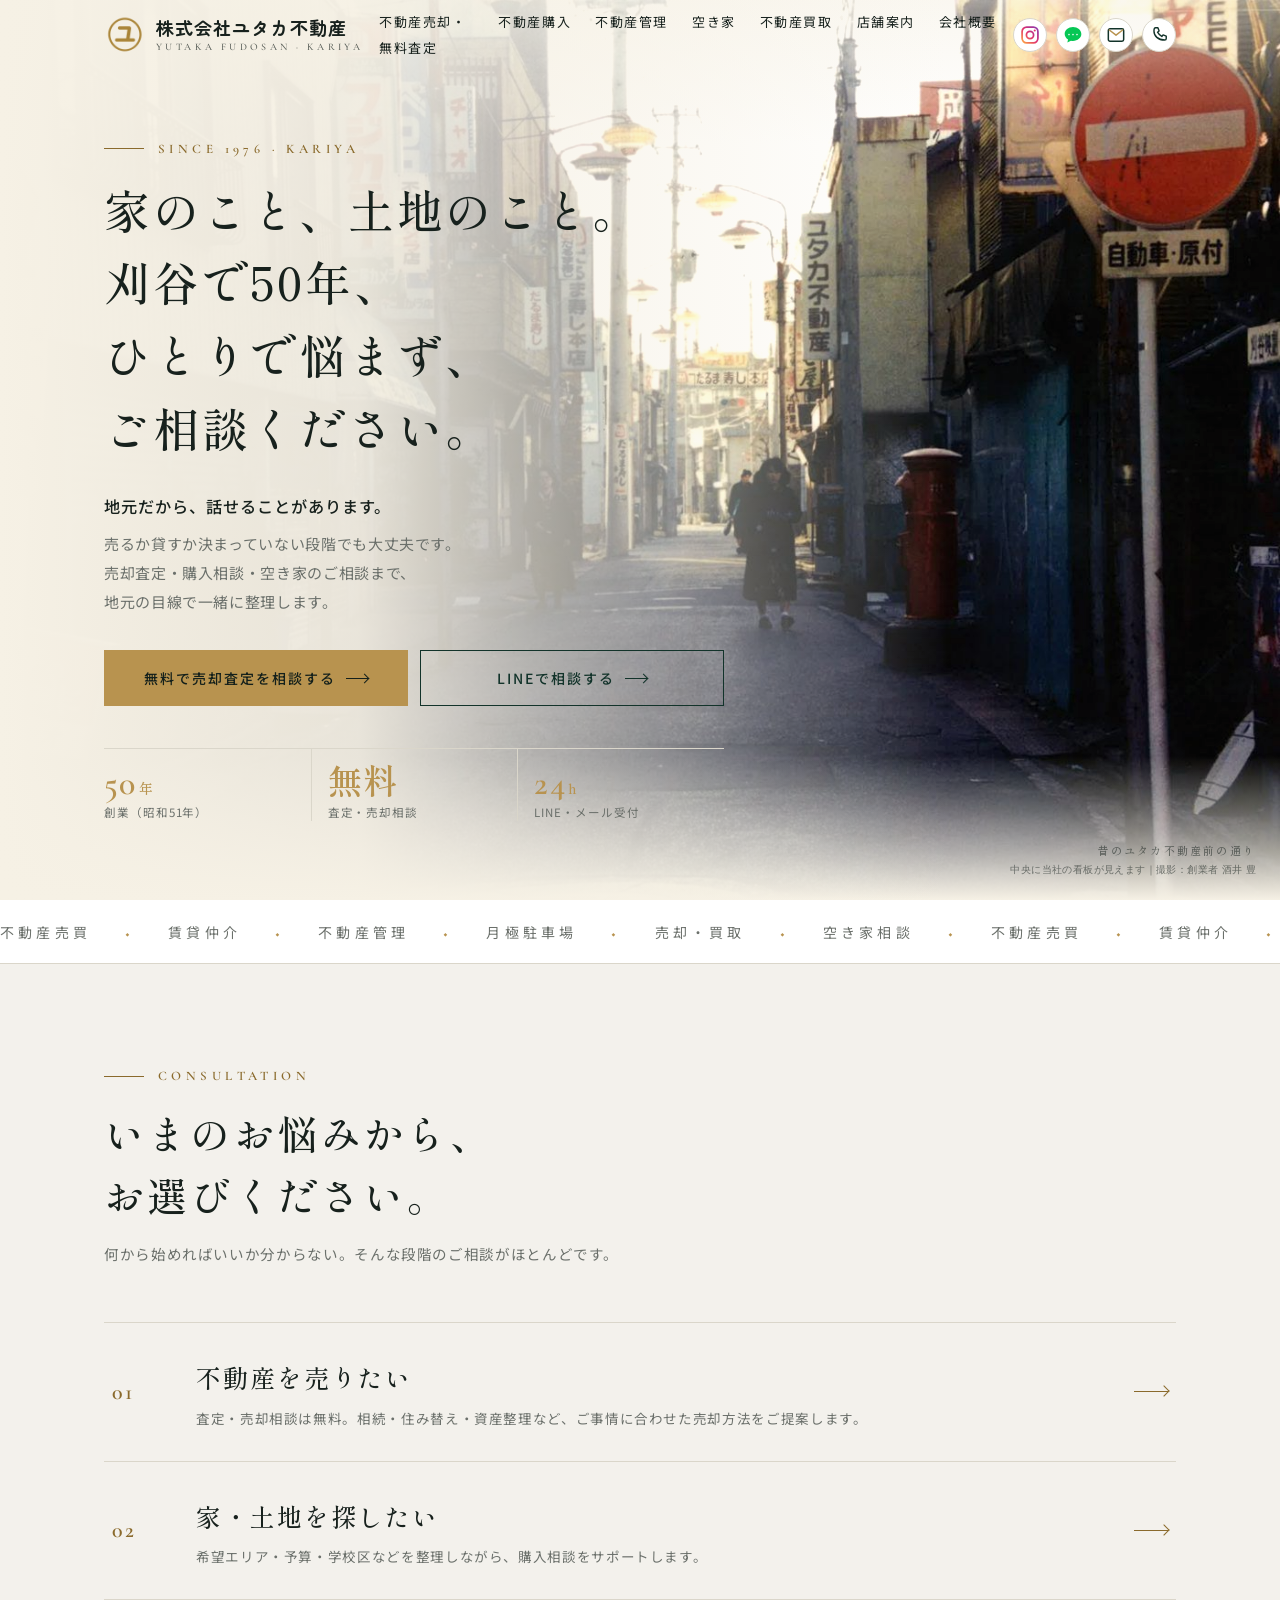
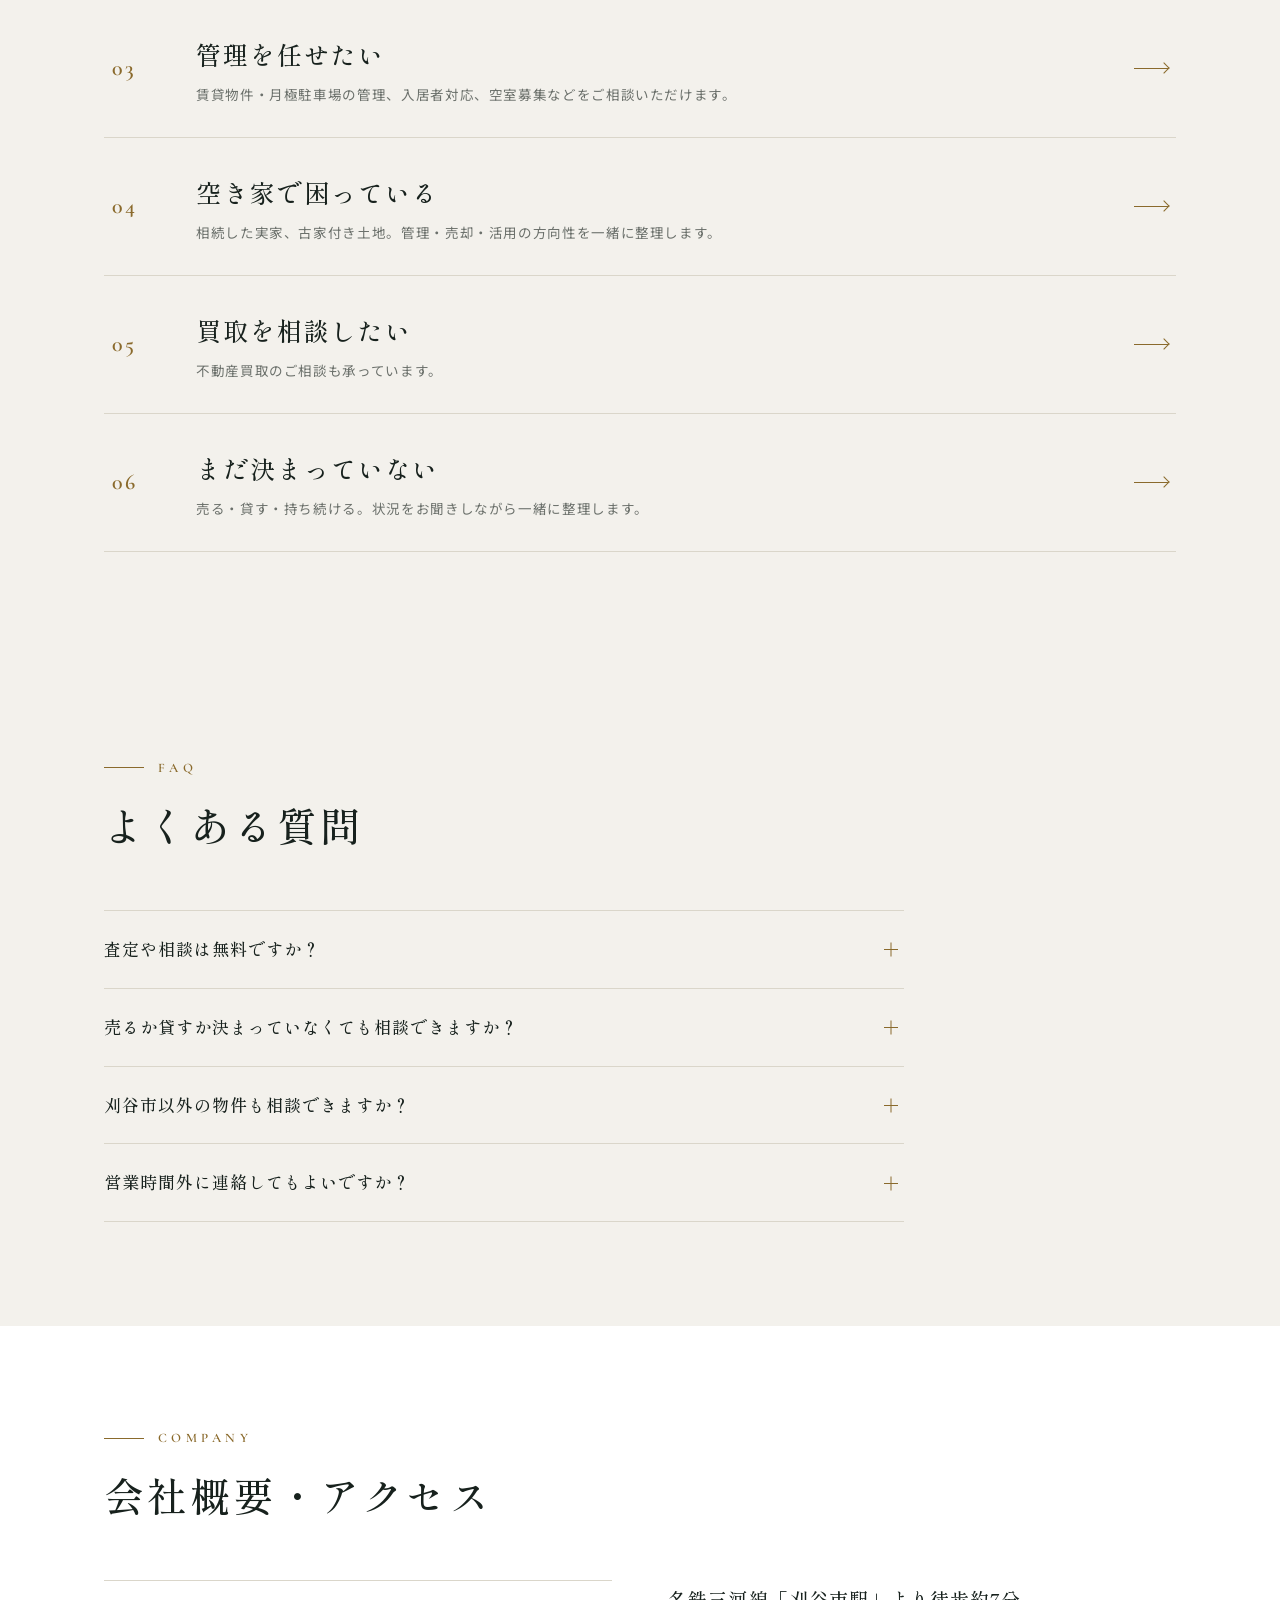
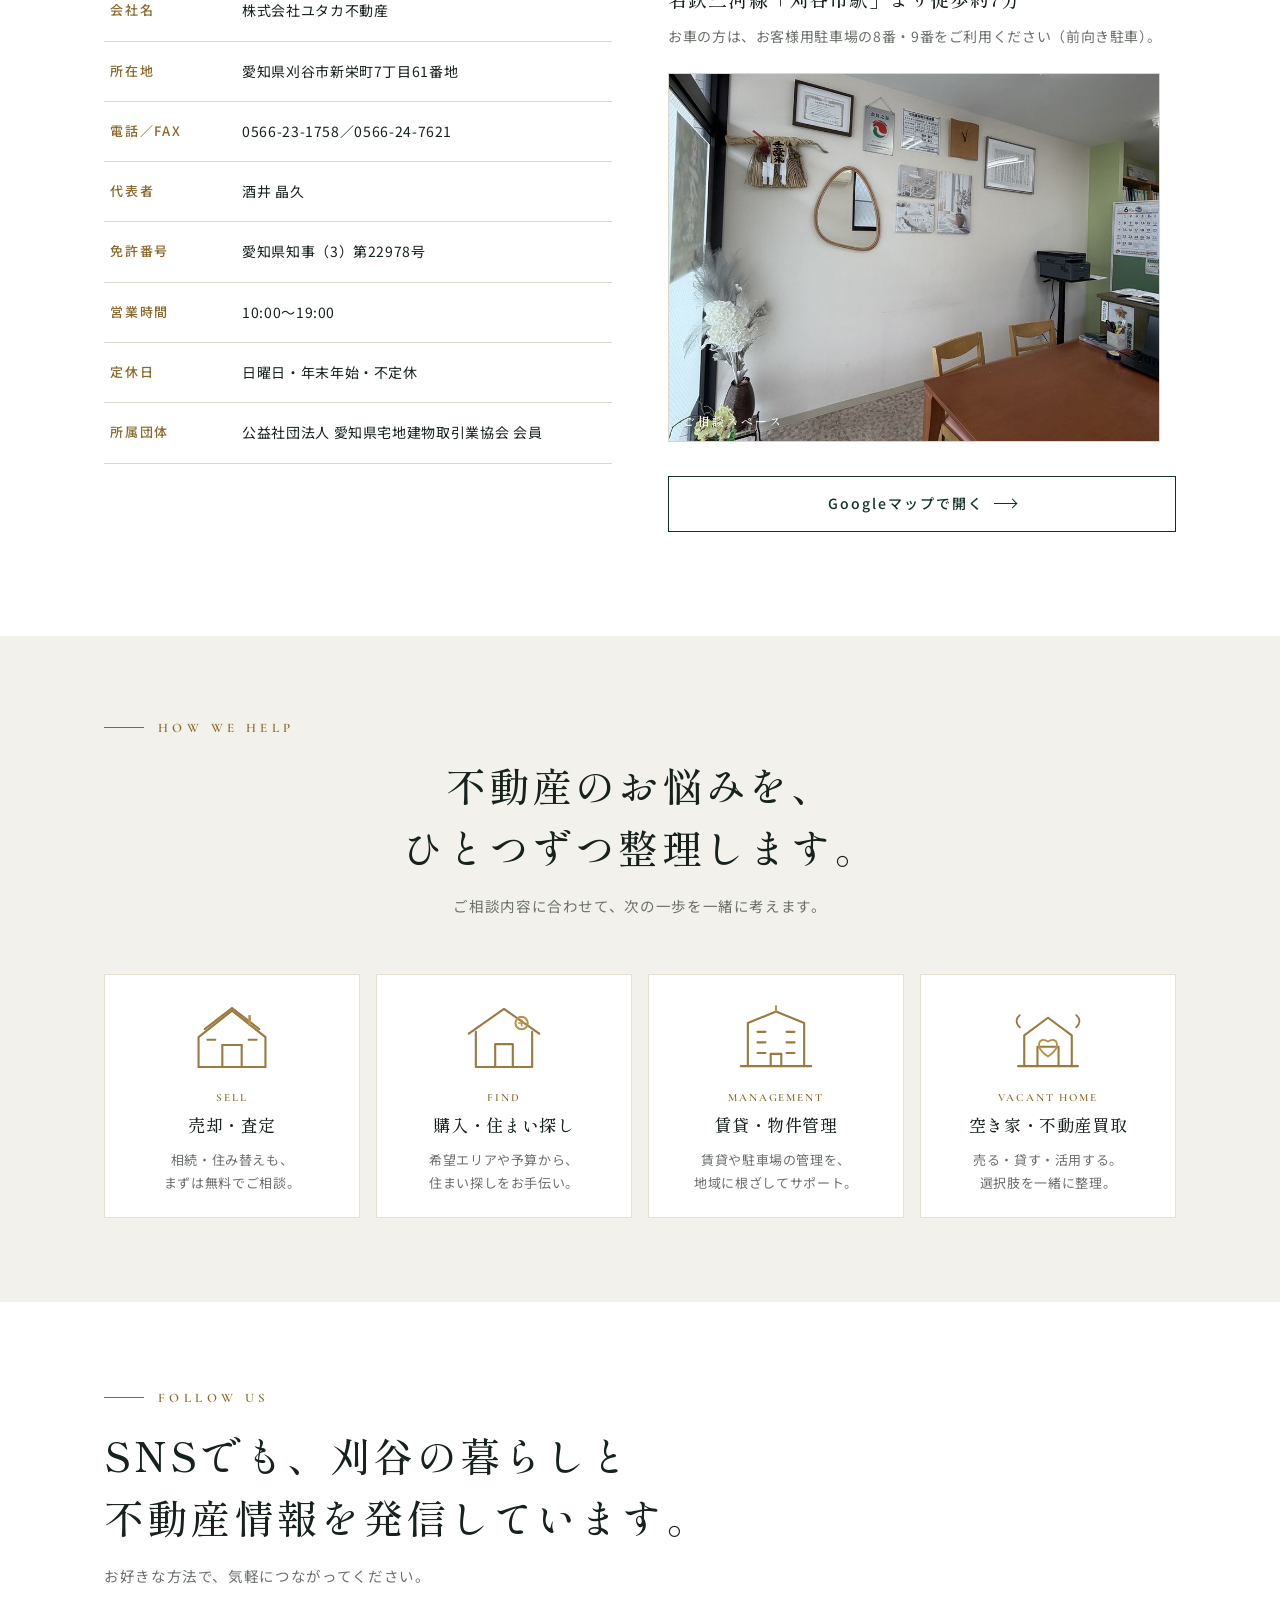
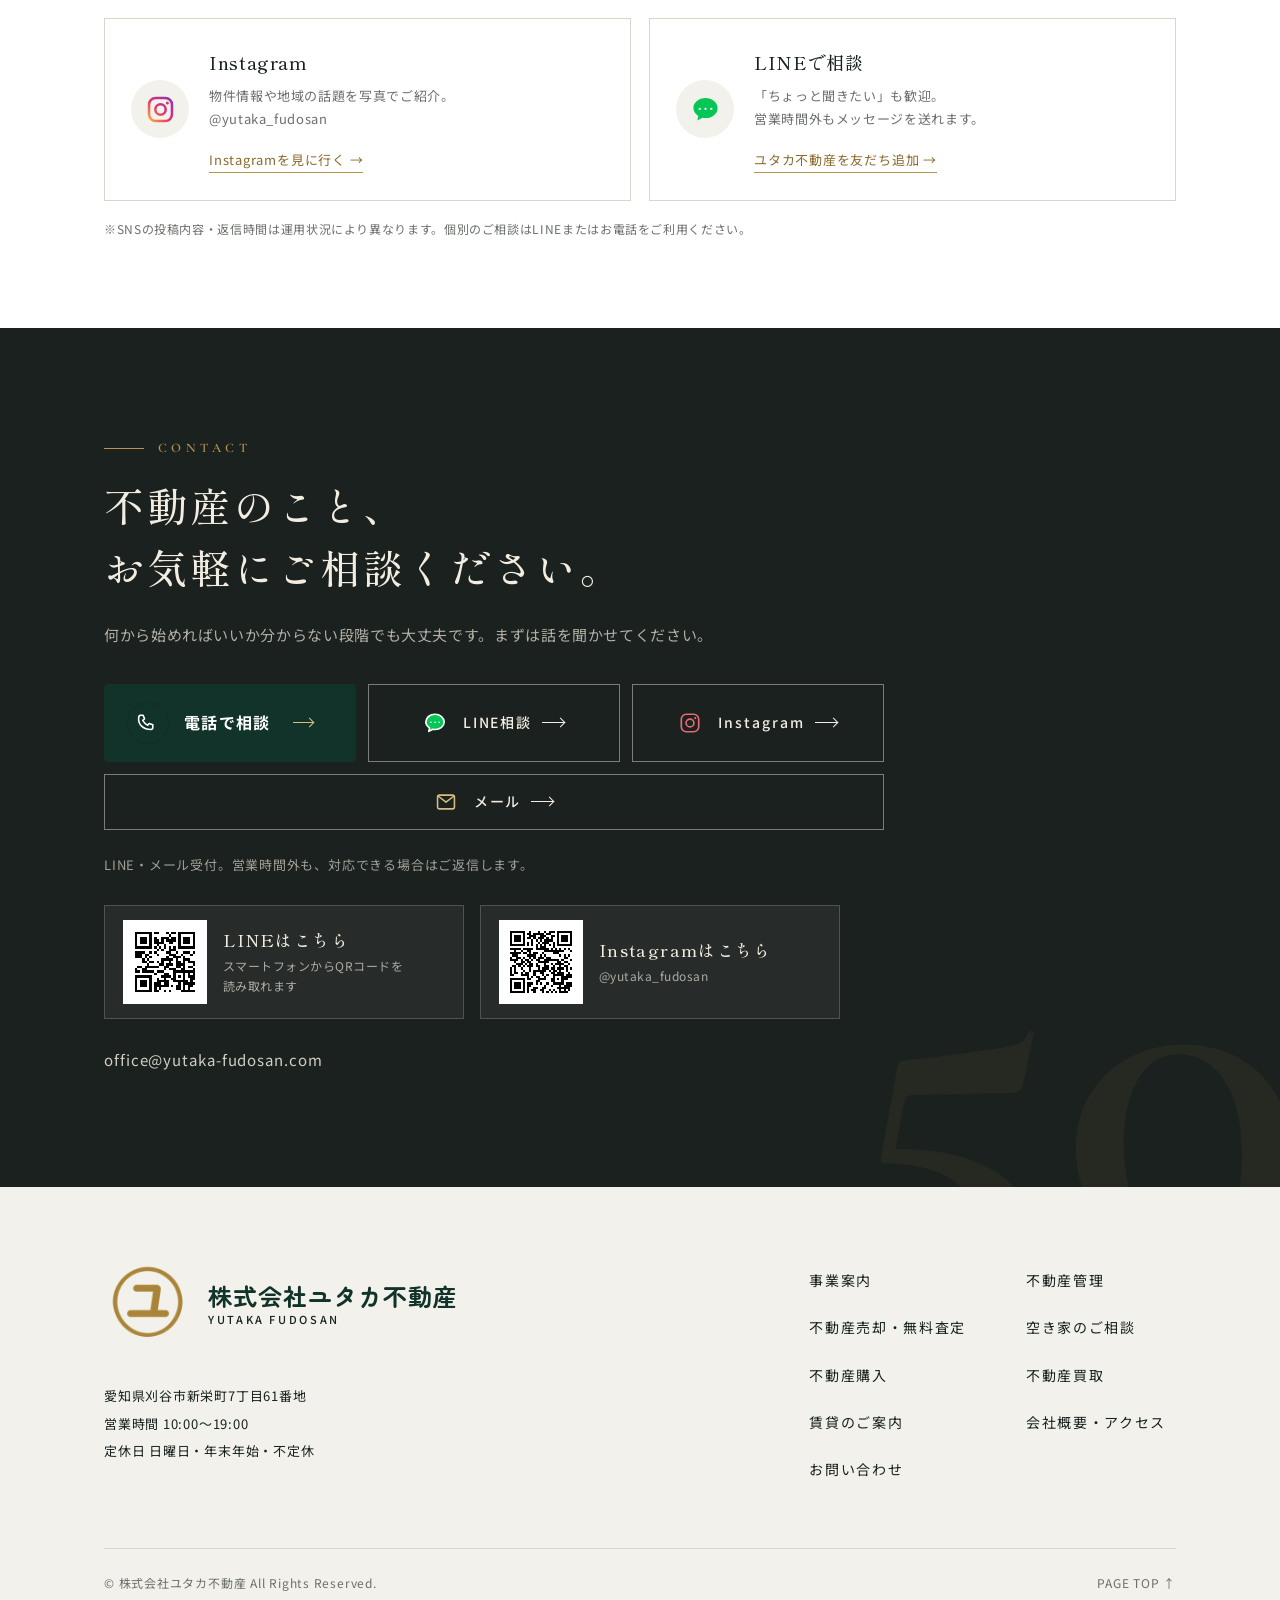
<file: index.html>
<!DOCTYPE html>

<html lang="ja">
<head>
<meta charset="utf-8"/>
<meta content="width=device-width, initial-scale=1, viewport-fit=cover" name="viewport"/>
<title>刈谷市の不動産売買・管理・賃貸なら株式会社ユタカ不動産｜創業50年</title>
<link href="/favicon-yutaka.png" rel="icon" sizes="192x192" type="image/png"/>
<link href="/yutaka-mark.png" rel="apple-touch-icon"/>
<meta name="description" content="刈谷市で不動産売買・売却査定・管理・賃貸・月極駐車場のご相談なら株式会社ユタカ不動産。昭和51年創業、地域密着。電話・LINEで気軽に相談できます。"/>
<link href="https://fonts.googleapis.com" rel="preconnect"/><link crossorigin="" href="https://fonts.gstatic.com" rel="preconnect"/>
<link href="https://fonts.googleapis.com/css2?family=Cormorant+Garamond:wght@500;600&amp;family=Shippori+Mincho:wght@500;700&amp;family=Zen+Maru+Gothic:wght@500;700&amp;family=Noto+Sans+JP:wght@400;500;700&amp;display=swap" rel="stylesheet"/>


<link rel="stylesheet" href="/site-58038814.css"/>
<noscript><style>.rv,.eye,.fadeup,.hero .ln>span,.hero .lead,.hero .cta,.hero .note{opacity:1!important;transform:none!important}</style></noscript><link rel="canonical" href="https://yutaka-fudosan.com/"/>
<meta property="og:type" content="website"/>
<meta property="og:locale" content="ja_JP"/>
<meta property="og:site_name" content="ユタカ不動産"/>
<meta property="og:title" content="刈谷市の不動産売買・管理・賃貸なら株式会社ユタカ不動産｜創業50年"/>
<meta property="og:description" content="刈谷市で不動産売買・売却査定・管理・賃貸・月極駐車場のご相談なら株式会社ユタカ不動産。昭和51年創業、地域密着。電話・LINEで気軽に相談できます。"/>
<meta property="og:url" content="https://yutaka-fudosan.com/"/>
<meta property="og:image" content="https://yutaka-fudosan.com/kariya-historic-street.jpg"/>
<script type="application/ld+json">{"@context": "https://schema.org", "@graph": [{"@type": "RealEstateAgent", "name": "株式会社ユタカ不動産", "telephone": "+81-566-23-1758", "email": "office@yutaka-fudosan.com", "foundingDate": "1976", "address": {"@type": "PostalAddress", "addressRegion": "愛知県", "addressLocality": "刈谷市", "streetAddress": "新栄町7丁目61番地", "addressCountry": "JP"}, "areaServed": "刈谷市", "url": "https://yutaka-fudosan.com/", "@id": "https://yutaka-fudosan.com/#business", "logo": "https://yutaka-fudosan.com/yutaka-mark.png", "image": "https://yutaka-fudosan.com/kariya-office-entrance.jpg", "sameAs": ["https://www.instagram.com/yutaka_fudosan/"]}, {"@type": "WebSite", "@id": "https://yutaka-fudosan.com/#website", "url": "https://yutaka-fudosan.com/", "name": "ユタカ不動産", "alternateName": "株式会社ユタカ不動産", "publisher": {"@id": "https://yutaka-fudosan.com/#business"}}]}</script></head>
<body>
<div id="pg"></div>
<header id="hd"><div class="w">
<a class="logo sf brand-lockup" href="/"><img alt="ユタカ不動産ロゴ" class="brand-mark" src="/yutaka-mark.png" style="background:transparent"/><span class="brand-name">株式会社ユタカ不動産<small>YUTAKA FUDOSAN · KARIYA</small></span></a>
<nav aria-label="メインメニュー" id="site-nav"><a href="/sell.html">不動産売却・無料査定</a><a href="/buy.html">不動産購入</a><a href="/property-management.html">不動産管理</a><a href="/vacant-home.html">空き家</a><a href="/buyout.html">不動産買取</a><a href="/shop.html">店舗案内</a><a href="#access">会社概要</a></nav><div class="header-actions"><button aria-controls="site-nav" aria-expanded="false" aria-label="メニューを開く" class="mobile-menu-btn" type="button"><svg aria-hidden="true" viewbox="0 0 24 24"><path d="M4 7h16M4 12h16M4 17h16"></path></svg><span>メニュー</span></button><a aria-label="Instagramを開く" class="head-social ig-head" href="https://www.instagram.com/yutaka_fudosan/" rel="noopener" target="_blank" title="Instagram"><svg aria-hidden="true" viewbox="0 0 24 24"><defs><lineargradient gradientunits="userSpaceOnUse" id="head-ig-grad" x1="2" x2="22" y1="22" y2="2"><stop stop-color="#FFB13D"></stop><stop offset=".48" stop-color="#E1306C"></stop><stop offset="1" stop-color="#833AB4"></stop></lineargradient></defs><rect fill="none" height="19" rx="5.5" stroke="url(#head-ig-grad)" stroke-width="2.1" width="19" x="2.5" y="2.5"></rect><circle cx="12" cy="12" fill="none" r="4.3" stroke="url(#head-ig-grad)" stroke-width="2.1"></circle><circle cx="17.7" cy="6.6" fill="#E1306C" r="1.25"></circle></svg></a><a aria-label="LINEで相談" class="head-social line-head" href="https://lin.ee/W2HbWIG" rel="noopener" target="_blank" title="LINE"><svg aria-hidden="true" viewbox="0 0 24 24"><path d="M12 2.5c-5.55 0-10 3.68-10 8.25 0 2.67 1.58 5.04 4.03 6.55l-.78 3.8 4.34-2.22c.77.16 1.58.25 2.41.25 5.55 0 10-3.68 10-8.25S17.55 2.5 12 2.5Z" fill="#06C755"></path><path d="M7.2 10.55a.95.95 0 1 1 0 1.9.95.95 0 0 1 0-1.9m4.8 0a.95.95 0 1 1 0 1.9.95.95 0 0 1 0-1.9m4.8 0a.95.95 0 1 1 0 1.9.95.95 0 0 1 0-1.9" fill="#fff"></path></svg></a><a aria-label="メールで問い合わせ" class="head-social head-email" href="mailto:office@yutaka-fudosan.com" title="メール"><svg aria-hidden="true" viewbox="0 0 24 24"><rect fill="none" height="15" rx="2" stroke="#12332a" stroke-width="1.8" width="18.4" x="2.8" y="4.5"></rect><path d="m4 6 8 6.2L20 6" fill="none" stroke="#b8934f" stroke-linecap="round" stroke-linejoin="round" stroke-width="1.8"></path></svg></a><a aria-label="電話で相談" class="tel header-phone head-social phone-head" href="tel:0566231758" title="電話で相談"><svg aria-hidden="true" viewbox="0 0 24 24"><path d="M7 3.5h3l1.5 4-2 1.6a15 15 0 0 0 5.4 5.4l1.6-2 4 1.5v3c0 1.1-.9 2-2 2C10.1 19 5 13.9 5 7.5c0-2.2.9-4 2-4Z"></path></svg></a></div>
</div></header>
<main id="top">
<div class="view on" id="v-home">
<div class="hero" id="hero"><div class="bg" id="bg"><div class="bgi" id="bgi"><img alt="創業者の酒井豊が撮影した、昔のユタカ不動産前の通り。写真の中央にユタカ不動産の看板が見える" height="994" src="/kariya-historic-street.jpg" width="1400"/></div><div class="shade"></div><span class="cap">昔のユタカ不動産前の通り<br/><small class="photo-by">中央に当社の看板が見えます｜撮影：創業者 酒井 豊</small></span></div><div class="w">
<div>
<span class="eye">SINCE 1976 · KARIYA</span>
<h1><span class="ln"><span style="--i:0"><span class="p">家のこと、</span><span class="p">土地のこと。</span></span></span><span class="ln"><span style="--i:1">刈谷で50年、</span></span><span class="ln"><span style="--i:2">ひとりで悩まず、</span></span><span class="ln"><span style="--i:3">ご相談ください。</span></span></h1>
<p class="lead fadeup" style="--i:1"><b class="lh"><span class="p">地元だから、</span><span class="p">話せることがあります。</span></b><span class="p">売るか貸すか決まっていない段階でも</span><span class="p">大丈夫です。</span><span class="p">売却査定・購入相談・空き家のご相談まで、</span><span class="p">地元の目線で</span><span class="p">一緒に整理します。</span></p>
<div class="cta fadeup" style="--i:2">
<a class="btn b1" href="/sell.html">無料で売却査定を相談する<i></i></a>
<a class="btn b2" href="https://lin.ee/W2HbWIG">LINEで相談する<i></i></a>
</div>
<div class="stats fadeup" style="--i:4">
<div><b><span data-count="50">50</span><small>年</small></b>創業（昭和51年）</div>
<div><b>無料<small></small></b>査定・売却相談</div>
<div><b>24<small>h</small></b>LINE・メール受付</div>
</div>
</div>
</div></div>
<div aria-hidden="true" class="mq"><div>
<span>不動産売買<em>◆</em>賃貸仲介<em>◆</em>不動産管理<em>◆</em>月極駐車場<em>◆</em>売却・買取<em>◆</em>空き家相談<em>◆</em></span>
<span>不動産売買<em>◆</em>賃貸仲介<em>◆</em>不動産管理<em>◆</em>月極駐車場<em>◆</em>売却・買取<em>◆</em>空き家相談<em>◆</em></span>
</div></div>
<section id="consult"><div class="w">
<div class="sec-h rv"><span class="eye">CONSULTATION</span><h2>いまのお悩みから、<br/>お選びください。</h2><p class="sub">何から始めればいいか分からない。そんな段階のご相談がほとんどです。</p></div>
<div class="rows" data-st="">
<a class="row rv" href="/sell.html"><span class="n">01</span><div><h3>不動産を売りたい</h3><p>査定・売却相談は無料。相続・住み替え・資産整理など、ご事情に合わせた売却方法をご提案します。</p></div><span class="ar"></span></a>
<a class="row rv" href="/buy.html"><span class="n">02</span><div><h3>家・土地を探したい</h3><p>希望エリア・予算・学校区などを整理しながら、購入相談をサポートします。</p></div><span class="ar"></span></a>
<a class="row rv" href="/property-management.html"><span class="n">03</span><div><h3>管理を任せたい</h3><p>賃貸物件・月極駐車場の管理、入居者対応、空室募集などをご相談いただけます。</p></div><span class="ar"></span></a>
<a class="row rv" href="/vacant-home.html"><span class="n">04</span><div><h3>空き家で困っている</h3><p>相続した実家、古家付き土地。管理・売却・活用の方向性を一緒に整理します。</p></div><span class="ar"></span></a>
<a class="row rv" href="/buyout.html"><span class="n">05</span><div><h3>買取を相談したい</h3><p>不動産買取のご相談も承っています。</p></div><span class="ar"></span></a>
<a class="row rv" href="#contact"><span class="n">06</span><div><h3>まだ決まっていない</h3><p>売る・貸す・持ち続ける。状況をお聞きしながら一緒に整理します。</p></div><span class="ar"></span></a>
</div></div></section>
<section id="faq"><div class="w">
<div class="sec-h rv"><span class="eye">FAQ</span><h2>よくある質問</h2></div>
<div class="faq rv">
<div class="q"><button aria-expanded="false">査定や相談は無料ですか？</button><div class="a"><div><p>査定・売却相談は無料です。</p></div></div></div>
<div class="q"><button aria-expanded="false">売るか貸すか決まっていなくても相談できますか？</button><div class="a"><div><p>できます。状況をお聞きしながら、一緒に整理します。</p></div></div></div>
<div class="q"><button aria-expanded="false">刈谷市以外の物件も相談できますか？</button><div class="a"><div><p>刈谷市を中心に周辺地域も承っています。エリア外の物件も、まずはお気軽にご相談ください。</p></div></div></div>
<div class="q"><button aria-expanded="false">営業時間外に連絡してもよいですか？</button><div class="a"><div><p>LINE・メールは24時間受け付けています。営業時間外も、対応できる場合はご返信します。</p></div></div></div>
</div></div></section>
</div>

<section class="alt" id="access"><div class="w">
<div class="sec-h rv"><span class="eye">COMPANY</span><h2>会社概要・アクセス</h2></div>
<div class="two" style="align-items:start">
<div class="tblw rv"><table>
<tr><th>会社名</th><td>株式会社ユタカ不動産</td></tr>
<tr><th>所在地</th><td>愛知県刈谷市新栄町7丁目61番地</td></tr>
<tr><th>電話／FAX</th><td><a href="tel:0566231758">0566-23-1758</a>／0566-24-7621</td></tr>
<tr><th>代表者</th><td>酒井 晶久</td></tr>
<tr><th>免許番号</th><td>愛知県知事（3）第22978号</td></tr>
<tr><th>営業時間</th><td>10:00〜19:00</td></tr>
<tr><th>定休日</th><td>日曜日・年末年始・不定休</td></tr>
<tr><th>所属団体</th><td>公益社団法人 愛知県宅地建物取引業協会 会員</td></tr>
</table></div>
<div class="rv" style="--d:.15s">
<p class="sf" style="font-size:19px;margin:0 0 6px;letter-spacing:.06em">名鉄三河線「刈谷市駅」より徒歩約7分</p>
<p style="color:var(--mu);font-size:14px;margin:0 0 22px">お車の方は、お客様用駐車場の8番・9番をご利用ください（前向き駐車）。</p>
<div aria-label="ご相談スペース" class="frame room" role="img" style="margin-bottom:34px;aspect-ratio:4/3"></div>
<a class="btn b3" href="https://www.google.com/maps/search/?api=1&amp;query=%E6%A0%AA%E5%BC%8F%E4%BC%9A%E7%A4%BE%E3%83%A6%E3%82%BF%E3%82%AB%E4%B8%8D%E5%8B%95%E7%94%A3+%E5%88%88%E8%B0%B7%E5%B8%82" style="width:100%">Googleマップで開く<i></i></a>
</div></div></div></section>
<section aria-labelledby="guide-title" class="visual-guide">
<div class="w">
<div class="sec-h rv"><span class="eye">HOW WE HELP</span><h2 id="guide-title">不動産のお悩みを、<br/>ひとつずつ整理します。</h2><p class="sub" style="margin:0 auto">ご相談内容に合わせて、次の一歩を一緒に考えます。</p></div>
<div class="vg-grid">
<article class="vg-card rv"><svg aria-hidden="true" class="vg-ill" fill="none" viewbox="0 0 100 82"><path d="M12 40 50 10l38 30v34H12V40Z" stroke="currentColor" stroke-width="2.4"></path><path d="M39 74V49h22v25M22 43h9m38 0h9M19 31l31-24 31 24" stroke="currentColor" stroke-linecap="round" stroke-width="2.4"></path><path d="M70 15v12" stroke="#b8934f" stroke-width="3"></path></svg><span class="vg-tag">SELL</span><h3>売却・査定</h3><p>相続・住み替えも、<br/>まずは無料でご相談。</p></article>
<article class="vg-card rv"><svg aria-hidden="true" class="vg-ill" fill="none" viewbox="0 0 100 82"><path d="M10 36 50 8l40 28M18 34v40h64V34M40 74V48h20v26" stroke="currentColor" stroke-linecap="round" stroke-linejoin="round" stroke-width="2.4"></path><circle cx="70" cy="24" r="7" stroke="#b8934f" stroke-width="2.4"></circle><path d="M70 20v8m-4-4h8" stroke="#b8934f" stroke-width="1.8"></path></svg><span class="vg-tag">FIND</span><h3>購入・住まい探し</h3><p>希望エリアや予算から、<br/>住まい探しをお手伝い。</p></article>
<article class="vg-card rv"><svg aria-hidden="true" class="vg-ill" fill="none" viewbox="0 0 100 82"><path d="M18 73V24l32-13 32 13v49M10 73h80M29 34h9m-9 12h9m-9 12h9m24-24h9m-9 12h9m-9 12h9M44 73V59h12v14" stroke="currentColor" stroke-linecap="round" stroke-linejoin="round" stroke-width="2.4"></path><path d="M50 11V4" stroke="#b8934f" stroke-width="2.4"></path></svg><span class="vg-tag">MANAGEMENT</span><h3>賃貸・物件管理</h3><p>賃貸や駐車場の管理を、<br/>地域に根ざしてサポート。</p></article>
<article class="vg-card rv"><svg aria-hidden="true" class="vg-ill" fill="none" viewbox="0 0 100 82"><path d="M16 73h68M23 73V38l27-20 27 20v35M38 73V51h24v22" stroke="currentColor" stroke-linecap="round" stroke-linejoin="round" stroke-width="2.4"></path><path d="M50 45c-10-7-17 7 0 17 17-10 10-24 0-17Z" stroke="#b8934f" stroke-linejoin="round" stroke-width="2.2"></path><path d="M18 29c-5-5-5-10 0-14m64 14c5-5 5-10 0-14" stroke="currentColor" stroke-linecap="round" stroke-width="2"></path></svg><span class="vg-tag">VACANT HOME</span><h3>空き家・不動産買取</h3><p>売る・貸す・活用する。<br/>選択肢を一緒に整理。</p></article>
</div>
</div>
</section>
<section aria-labelledby="social-title" class="social-guide">
<div class="w">
<div class="social-head"><div class="sec-h rv"><span class="eye">FOLLOW US</span><h2 id="social-title">SNSでも、刈谷の暮らしと<br/>不動産情報を発信しています。</h2><p class="sub">お好きな方法で、気軽につながってください。</p></div></div>
<div class="social-grid">
<article class="social-card rv"><span aria-hidden="true" class="social-icon"><svg aria-hidden="true" viewbox="0 0 24 24"><defs><lineargradient gradientunits="userSpaceOnUse" id="ig-brand" x1="2" x2="22" y1="22" y2="2"><stop stop-color="#FFB13D"></stop><stop offset=".48" stop-color="#E1306C"></stop><stop offset="1" stop-color="#833AB4"></stop></lineargradient></defs><rect fill="none" height="19" rx="5.5" stroke="url(#ig-brand)" stroke-width="2.1" width="19" x="2.5" y="2.5"></rect><circle cx="12" cy="12" fill="none" r="4.3" stroke="url(#ig-brand)" stroke-width="2.1"></circle><circle cx="17.7" cy="6.6" fill="#E1306C" r="1.25"></circle></svg></span><div><h3>Instagram</h3><p>物件情報や地域の話題を写真でご紹介。<br/>@yutaka_fudosan</p><a class="social-link" href="https://www.instagram.com/yutaka_fudosan/" rel="noopener" target="_blank">Instagramを見に行く →</a></div></article>
<article class="social-card rv"><span aria-hidden="true" class="social-icon"><svg aria-hidden="true" viewbox="0 0 24 24"><path d="M12 2.5c-5.55 0-10 3.68-10 8.25 0 2.67 1.58 5.04 4.03 6.55l-.78 3.8 4.34-2.22c.77.16 1.58.25 2.41.25 5.55 0 10-3.68 10-8.25S17.55 2.5 12 2.5Z" fill="#06C755"></path><path d="M7.2 10.55a.95.95 0 1 1 0 1.9.95.95 0 0 1 0-1.9m4.8 0a.95.95 0 1 1 0 1.9.95.95 0 0 1 0-1.9m4.8 0a.95.95 0 1 1 0 1.9.95.95 0 0 1 0-1.9" fill="#fff"></path></svg></span><div><h3>LINEで相談</h3><p>「ちょっと聞きたい」も歓迎。<br/>営業時間外もメッセージを送れます。</p><a class="social-link" href="https://lin.ee/W2HbWIG" rel="noopener" target="_blank">ユタカ不動産を友だち追加 →</a></div></article>
</div>
<p class="social-note">※SNSの投稿内容・返信時間は運用状況により異なります。個別のご相談はLINEまたはお電話をご利用ください。</p>
</div>
</section>
<section class="fin" id="contact"><div class="w rv"><div class="fin-in">
<span class="eye">CONTACT</span><h2>不動産のこと、<br/>お気軽にご相談ください。</h2>
<p class="fl">何から始めればいいか分からない段階でも大丈夫です。まずは話を聞かせてください。</p>
<div class="ct">
<a aria-label="電話で相談する" class="btn b1 first phone-cta" href="tel:0566231758"><span aria-hidden="true" class="phone-mark"><svg aria-hidden="true" class="contact-icon phone-icon" viewbox="0 0 24 24"><path d="M7 3.5h3l1.5 4-2 1.6a15 15 0 0 0 5.4 5.4l1.6-2 4 1.5v3c0 1.1-.9 2-2 2C10.1 19 5 13.9 5 7.5c0-2.2.9-4 2-4Z"></path></svg></span><span class="phone-copy"><b>電話で相談</b></span><i></i></a>
<a class="btn b2" href="https://lin.ee/W2HbWIG"><svg aria-hidden="true" class="contact-icon line-icon" viewbox="0 0 24 24"><path d="M12 2.5c-5.55 0-10 3.68-10 8.25 0 2.67 1.58 5.04 4.03 6.55l-.78 3.8 4.34-2.22c.77.16 1.58.25 2.41.25 5.55 0 10-3.68 10-8.25S17.55 2.5 12 2.5Z"></path><path d="M7.4 11.2h.1m4.45 0h.1m4.45 0h.1"></path></svg>LINE相談<i></i></a>
<a class="btn b2" href="https://www.instagram.com/yutaka_fudosan/"><svg aria-hidden="true" class="contact-icon insta-icon" viewbox="0 0 24 24"><rect height="19" rx="5.5" width="19" x="2.5" y="2.5"></rect><circle cx="12" cy="12" r="4.3"></circle><circle class="insta-dot" cx="17.7" cy="6.6" r="1.25"></circle></svg>Instagram<i></i></a>
<a class="btn b2 wide" href="mailto:office@yutaka-fudosan.com"><svg aria-hidden="true" class="contact-icon mail-icon" viewbox="0 0 24 24"><rect height="15" rx="2" width="18.4" x="2.8" y="4.5"></rect><path d="m4 6 8 6.2L20 6"></path></svg>メール<i></i></a>
</div>
<p class="note2">LINE・メール受付。営業時間外も、対応できる場合はご返信します。</p>
<div class="qrs">
<a class="qr" href="https://lin.ee/W2HbWIG"><svg aria-label="LINEのQRコード" role="img" shape-rendering="crispEdges" viewbox="0 0 35 35"><rect fill="#fff" height="35" width="35"></rect><path d="M5 5h7v1h-7zM13 5h2v1h-2zM18 5h1v1h-1zM20 5h2v1h-2zM23 5h7v1h-7zM5 6h1v1h-1zM11 6h1v1h-1zM19 6h1v1h-1zM23 6h1v1h-1zM29 6h1v1h-1zM5 7h1v1h-1zM7 7h3v1h-3zM11 7h1v1h-1zM13 7h1v1h-1zM16 7h3v1h-3zM20 7h2v1h-2zM23 7h1v1h-1zM25 7h3v1h-3zM29 7h1v1h-1zM5 8h1v1h-1zM7 8h3v1h-3zM11 8h1v1h-1zM13 8h2v1h-2zM16 8h1v1h-1zM18 8h4v1h-4zM23 8h1v1h-1zM25 8h3v1h-3zM29 8h1v1h-1zM5 9h1v1h-1zM7 9h3v1h-3zM11 9h1v1h-1zM13 9h4v1h-4zM19 9h2v1h-2zM23 9h1v1h-1zM25 9h3v1h-3zM29 9h1v1h-1zM5 10h1v1h-1zM11 10h1v1h-1zM14 10h1v1h-1zM17 10h1v1h-1zM23 10h1v1h-1zM29 10h1v1h-1zM5 11h7v1h-7zM13 11h1v1h-1zM15 11h1v1h-1zM17 11h1v1h-1zM19 11h1v1h-1zM21 11h1v1h-1zM23 11h7v1h-7zM14 12h1v1h-1zM16 12h1v1h-1zM19 12h3v1h-3zM5 13h4v1h-4zM11 13h1v1h-1zM13 13h1v1h-1zM18 13h2v1h-2zM22 13h1v1h-1zM25 13h3v1h-3zM29 13h1v1h-1zM5 14h3v1h-3zM9 14h2v1h-2zM14 14h1v1h-1zM19 14h3v1h-3zM24 14h1v1h-1zM28 14h1v1h-1zM5 15h3v1h-3zM9 15h1v1h-1zM11 15h1v1h-1zM18 15h1v1h-1zM21 15h3v1h-3zM25 15h1v1h-1zM8 16h1v1h-1zM10 16h1v1h-1zM16 16h5v1h-5zM22 16h1v1h-1zM25 16h3v1h-3zM8 17h2v1h-2zM11 17h2v1h-2zM14 17h1v1h-1zM16 17h1v1h-1zM19 17h1v1h-1zM22 17h2v1h-2zM25 17h1v1h-1zM27 17h3v1h-3zM10 18h1v1h-1zM15 18h2v1h-2zM18 18h3v1h-3zM22 18h4v1h-4zM29 18h1v1h-1zM6 19h2v1h-2zM9 19h6v1h-6zM17 19h2v1h-2zM22 19h2v1h-2zM25 19h1v1h-1zM27 19h2v1h-2zM5 20h1v1h-1zM8 20h2v1h-2zM17 20h1v1h-1zM19 20h3v1h-3zM24 20h2v1h-2zM29 20h1v1h-1zM5 21h2v1h-2zM8 21h5v1h-5zM14 21h3v1h-3zM21 21h9v1h-9zM13 22h1v1h-1zM17 22h2v1h-2zM21 22h1v1h-1zM25 22h1v1h-1zM27 22h1v1h-1zM29 22h1v1h-1zM5 23h7v1h-7zM16 23h4v1h-4zM21 23h1v1h-1zM23 23h1v1h-1zM25 23h1v1h-1zM27 23h3v1h-3zM5 24h1v1h-1zM11 24h1v1h-1zM14 24h1v1h-1zM17 24h1v1h-1zM20 24h2v1h-2zM25 24h1v1h-1zM28 24h2v1h-2zM5 25h1v1h-1zM7 25h3v1h-3zM11 25h1v1h-1zM14 25h5v1h-5zM21 25h6v1h-6zM28 25h1v1h-1zM5 26h1v1h-1zM7 26h3v1h-3zM11 26h1v1h-1zM13 26h3v1h-3zM17 26h2v1h-2zM23 26h1v1h-1zM25 26h5v1h-5zM5 27h1v1h-1zM7 27h3v1h-3zM11 27h1v1h-1zM13 27h6v1h-6zM20 27h1v1h-1zM22 27h2v1h-2zM25 27h1v1h-1zM27 27h2v1h-2zM5 28h1v1h-1zM11 28h1v1h-1zM13 28h1v1h-1zM15 28h1v1h-1zM22 28h2v1h-2zM25 28h1v1h-1zM27 28h1v1h-1zM5 29h7v1h-7zM13 29h2v1h-2zM17 29h1v1h-1zM19 29h1v1h-1zM24 29h6v1h-6z" fill="#000"></path></svg><div><b>LINEはこちら</b><span>スマートフォンからQRコードを読み取れます</span></div></a>
<a class="qr" href="https://www.instagram.com/yutaka_fudosan/"><svg aria-label="InstagramのQRコード" role="img" shape-rendering="crispEdges" viewbox="0 0 39 39"><rect fill="#fff" height="39" width="39"></rect><path d="M5 5h7v1h-7zM14 5h1v1h-1zM18 5h1v1h-1zM21 5h1v1h-1zM23 5h3v1h-3zM27 5h7v1h-7zM5 6h1v1h-1zM11 6h1v1h-1zM13 6h2v1h-2zM16 6h5v1h-5zM22 6h2v1h-2zM27 6h1v1h-1zM33 6h1v1h-1zM5 7h1v1h-1zM7 7h3v1h-3zM11 7h1v1h-1zM14 7h3v1h-3zM19 7h3v1h-3zM24 7h2v1h-2zM27 7h1v1h-1zM29 7h3v1h-3zM33 7h1v1h-1zM5 8h1v1h-1zM7 8h3v1h-3zM11 8h1v1h-1zM13 8h2v1h-2zM16 8h1v1h-1zM18 8h3v1h-3zM22 8h1v1h-1zM24 8h1v1h-1zM27 8h1v1h-1zM29 8h3v1h-3zM33 8h1v1h-1zM5 9h1v1h-1zM7 9h3v1h-3zM11 9h1v1h-1zM15 9h1v1h-1zM17 9h1v1h-1zM19 9h1v1h-1zM21 9h4v1h-4zM27 9h1v1h-1zM29 9h3v1h-3zM33 9h1v1h-1zM5 10h1v1h-1zM11 10h1v1h-1zM13 10h1v1h-1zM15 10h1v1h-1zM18 10h1v1h-1zM20 10h3v1h-3zM25 10h1v1h-1zM27 10h1v1h-1zM33 10h1v1h-1zM5 11h7v1h-7zM13 11h1v1h-1zM15 11h1v1h-1zM17 11h1v1h-1zM19 11h1v1h-1zM21 11h1v1h-1zM23 11h1v1h-1zM25 11h1v1h-1zM27 11h7v1h-7zM17 12h1v1h-1zM19 12h3v1h-3zM25 12h1v1h-1zM5 13h5v1h-5zM11 13h5v1h-5zM17 13h6v1h-6zM24 13h1v1h-1zM26 13h1v1h-1zM28 13h1v1h-1zM30 13h1v1h-1zM32 13h1v1h-1zM7 14h1v1h-1zM10 14h1v1h-1zM13 14h2v1h-2zM21 14h9v1h-9zM33 14h1v1h-1zM5 15h5v1h-5zM11 15h2v1h-2zM14 15h1v1h-1zM16 15h2v1h-2zM20 15h1v1h-1zM25 15h3v1h-3zM6 16h3v1h-3zM13 16h4v1h-4zM19 16h1v1h-1zM21 16h1v1h-1zM28 16h1v1h-1zM30 16h1v1h-1zM32 16h1v1h-1zM5 17h1v1h-1zM8 17h2v1h-2zM11 17h1v1h-1zM14 17h1v1h-1zM16 17h1v1h-1zM18 17h3v1h-3zM22 17h2v1h-2zM30 17h2v1h-2zM5 18h4v1h-4zM10 18h1v1h-1zM12 18h2v1h-2zM15 18h1v1h-1zM17 18h2v1h-2zM21 18h7v1h-7zM29 18h1v1h-1zM33 18h1v1h-1zM7 19h1v1h-1zM10 19h2v1h-2zM13 19h2v1h-2zM18 19h5v1h-5zM27 19h2v1h-2zM30 19h2v1h-2zM8 20h3v1h-3zM12 20h1v1h-1zM14 20h2v1h-2zM17 20h1v1h-1zM21 20h1v1h-1zM24 20h1v1h-1zM26 20h4v1h-4zM32 20h1v1h-1zM6 21h2v1h-2zM9 21h1v1h-1zM11 21h1v1h-1zM13 21h3v1h-3zM17 21h2v1h-2zM21 21h2v1h-2zM25 21h1v1h-1zM28 21h1v1h-1zM30 21h2v1h-2zM5 22h1v1h-1zM7 22h1v1h-1zM10 22h1v1h-1zM14 22h1v1h-1zM18 22h1v1h-1zM20 22h3v1h-3zM24 22h2v1h-2zM27 22h3v1h-3zM31 22h1v1h-1zM33 22h1v1h-1zM5 23h1v1h-1zM7 23h1v1h-1zM11 23h1v1h-1zM14 23h1v1h-1zM16 23h6v1h-6zM23 23h1v1h-1zM25 23h2v1h-2zM28 23h1v1h-1zM31 23h1v1h-1zM5 24h1v1h-1zM7 24h2v1h-2zM10 24h1v1h-1zM12 24h2v1h-2zM16 24h1v1h-1zM19 24h2v1h-2zM24 24h2v1h-2zM27 24h3v1h-3zM32 24h1v1h-1zM5 25h2v1h-2zM10 25h4v1h-4zM16 25h1v1h-1zM20 25h1v1h-1zM22 25h1v1h-1zM25 25h5v1h-5zM31 25h3v1h-3zM13 26h1v1h-1zM15 26h1v1h-1zM17 26h2v1h-2zM21 26h1v1h-1zM25 26h1v1h-1zM29 26h5v1h-5zM5 27h7v1h-7zM13 27h2v1h-2zM18 27h4v1h-4zM24 27h2v1h-2zM27 27h1v1h-1zM29 27h3v1h-3zM5 28h1v1h-1zM11 28h1v1h-1zM17 28h2v1h-2zM24 28h2v1h-2zM29 28h1v1h-1zM5 29h1v1h-1zM7 29h3v1h-3zM11 29h1v1h-1zM13 29h3v1h-3zM17 29h1v1h-1zM19 29h1v1h-1zM22 29h1v1h-1zM25 29h5v1h-5zM31 29h3v1h-3zM5 30h1v1h-1zM7 30h3v1h-3zM11 30h1v1h-1zM13 30h2v1h-2zM21 30h1v1h-1zM24 30h1v1h-1zM28 30h1v1h-1zM30 30h4v1h-4zM5 31h1v1h-1zM7 31h3v1h-3zM11 31h1v1h-1zM13 31h1v1h-1zM16 31h2v1h-2zM20 31h2v1h-2zM27 31h6v1h-6zM5 32h1v1h-1zM11 32h1v1h-1zM13 32h1v1h-1zM15 32h2v1h-2zM19 32h2v1h-2zM23 32h1v1h-1zM25 32h1v1h-1zM28 32h1v1h-1zM30 32h1v1h-1zM32 32h1v1h-1zM5 33h7v1h-7zM13 33h1v1h-1zM16 33h1v1h-1zM20 33h1v1h-1zM22 33h1v1h-1zM24 33h1v1h-1zM26 33h1v1h-1zM28 33h4v1h-4z" fill="#000"></path></svg><div><b>Instagramはこちら</b><span>@yutaka_fudosan</span></div></a>
</div>
<a class="mail" href="mailto:office@yutaka-fudosan.com">office@yutaka-fudosan.com</a>
</div></div></section>
</main>
<footer class="ft"><div class="w">
<div class="ft-top">
<div class="ft-brand"><a class="brand" href="/"><img alt="株式会社ユタカ不動産 ロゴ" class="mark footer-brand-mark" src="/yutaka-mark.png" style="background:transparent"/><span class="nm"><b>株式会社ユタカ不動産</b><small>YUTAKA FUDOSAN</small></span></a>
<p>愛知県刈谷市新栄町7丁目61番地<br/>営業時間 10:00〜19:00<br/>定休日 日曜日・年末年始・不定休</p></div>
<nav aria-label="フッターメニュー" class="ft-nav"><a href="/">事業案内</a><a href="/property-management.html">不動産管理</a><a href="/sell.html">不動産売却・無料査定</a><a href="/vacant-home.html">空き家のご相談</a><a href="/buy.html">不動産購入</a><a href="/buyout.html">不動産買取</a><a href="/property-management.html">賃貸のご案内</a><a href="#access">会社概要・アクセス</a><a href="#contact">お問い合わせ</a></nav>
</div>
<div class="ft-bot"><span>© 株式会社ユタカ不動産 All Rights Reserved.</span><a href="#top">PAGE TOP <i>↑</i></a></div>
</div></footer>
<div class="bar" id="bar"><a class="t" href="tel:0566231758">電話で相談</a><a class="l" href="https://lin.ee/W2HbWIG">LINE</a><a class="s" href="/sell.html">無料査定</a></div>

<script src="/site-0e365b4b.js"></script></body>
</html>
</file>
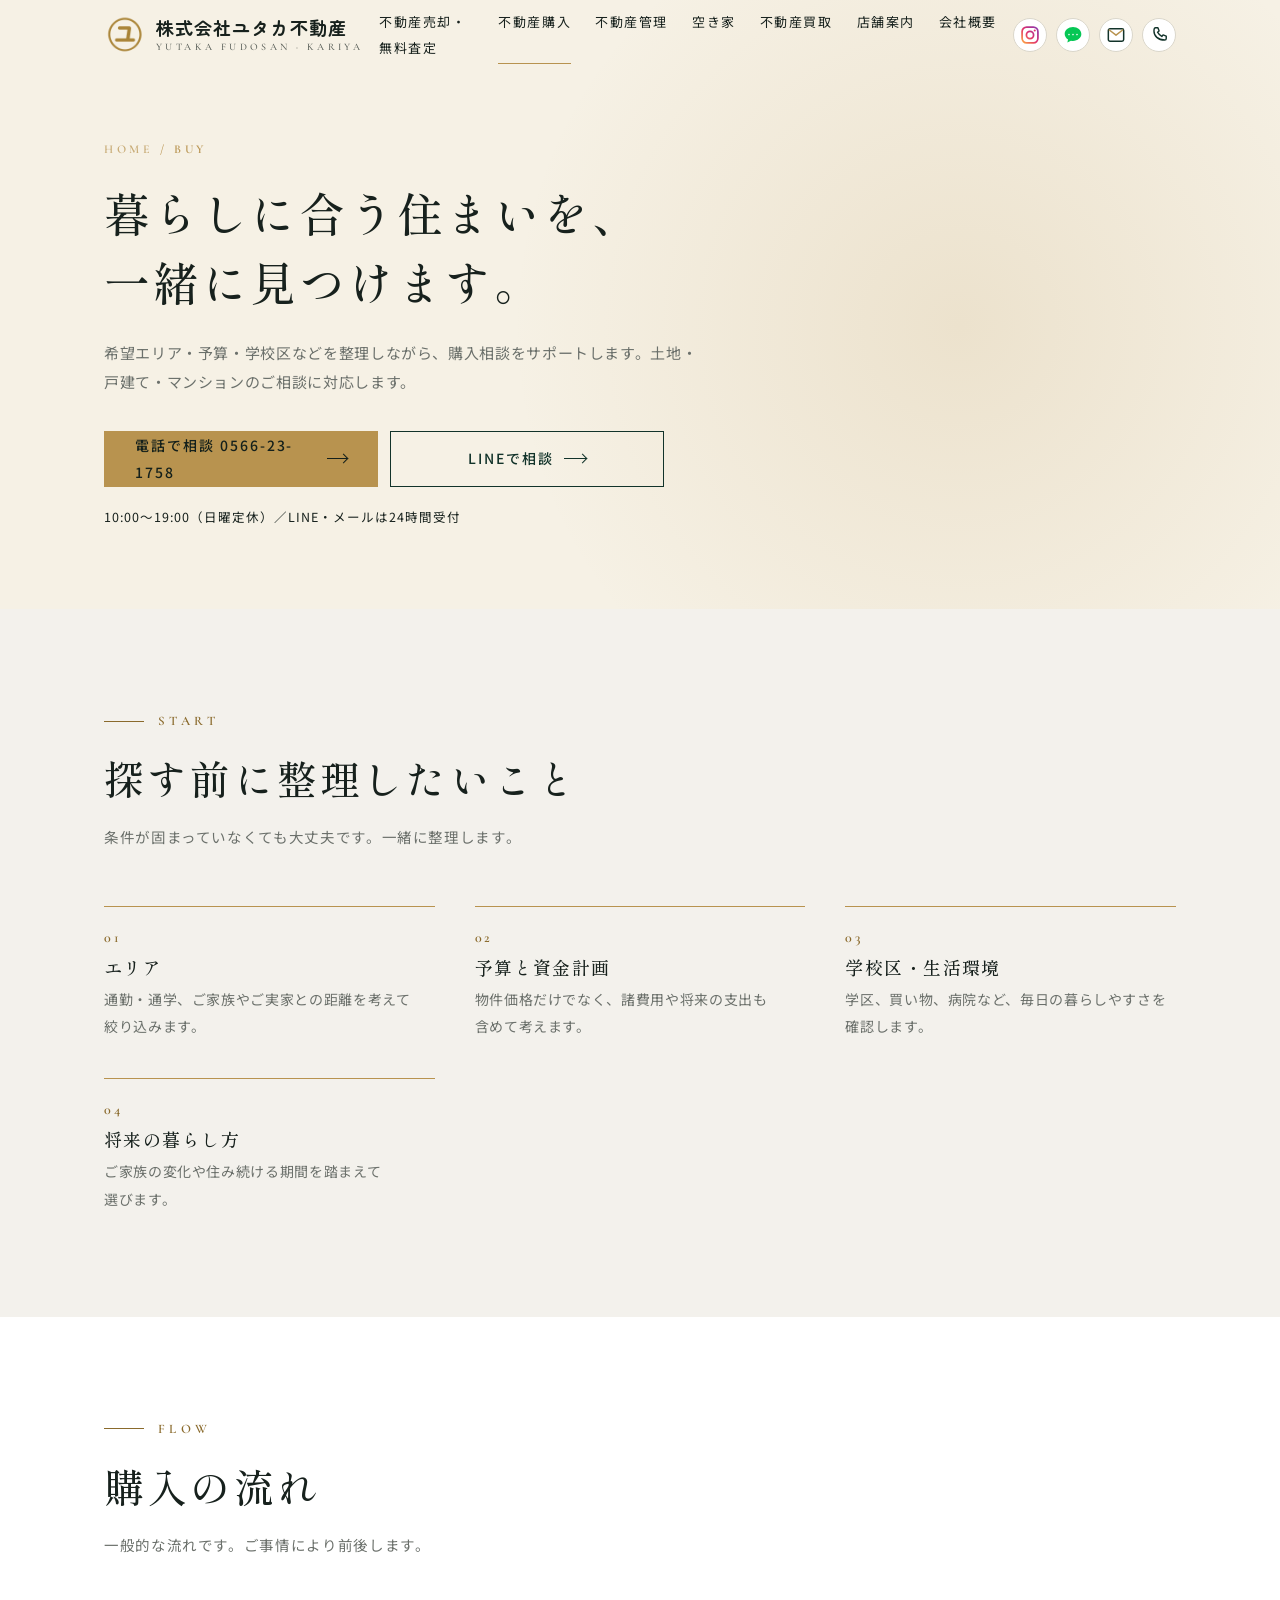
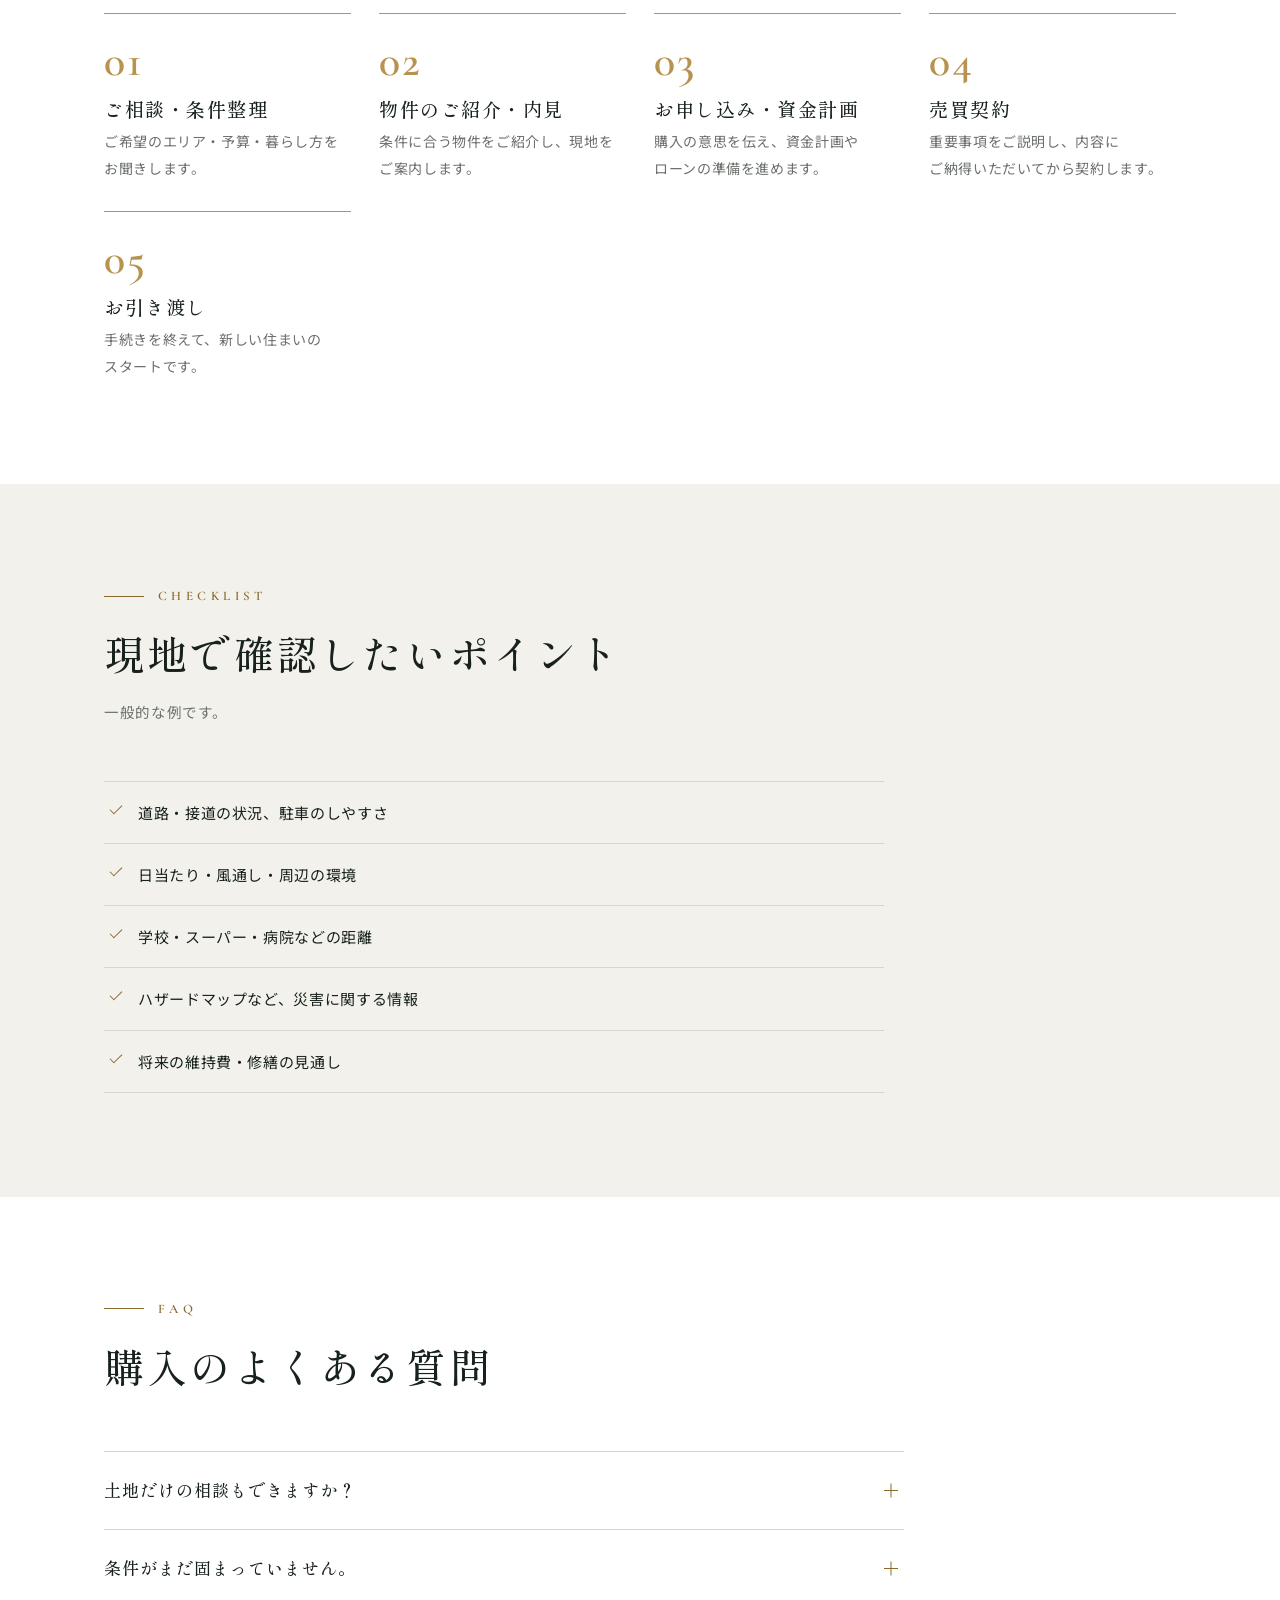
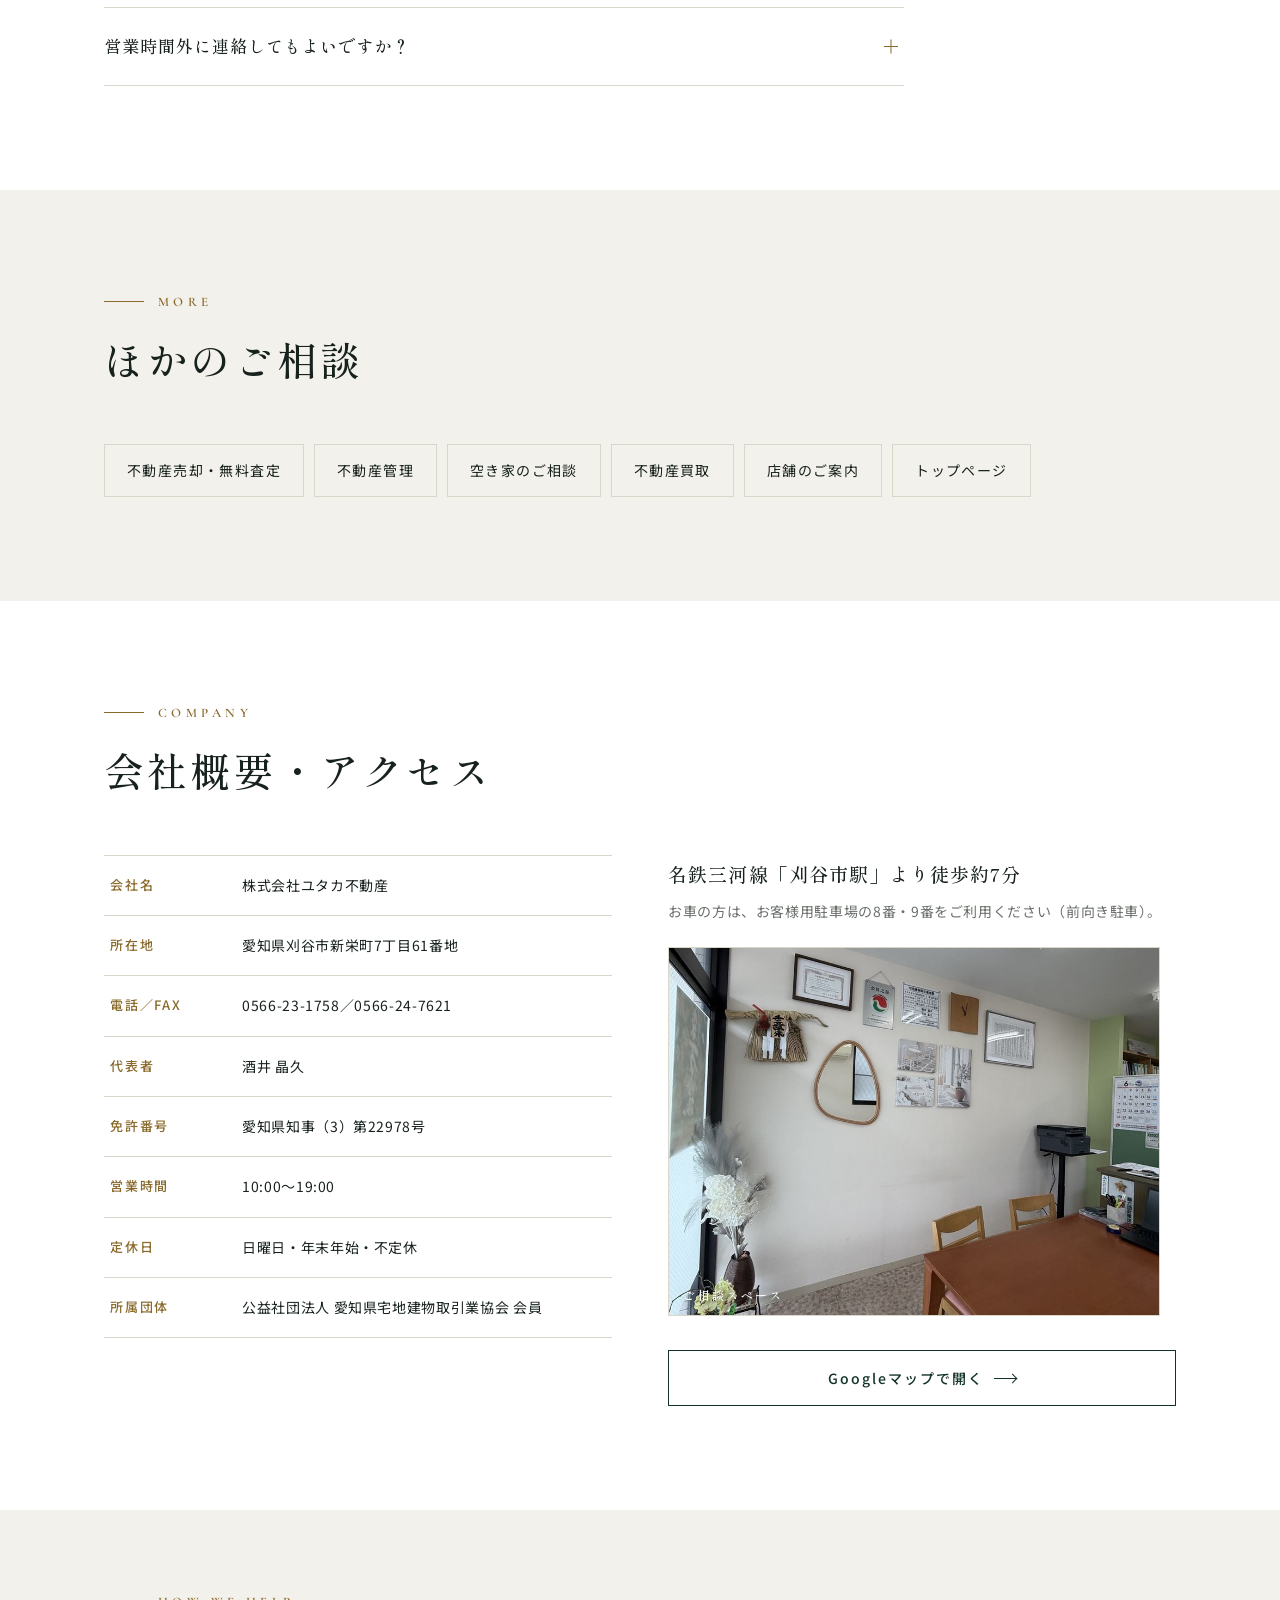
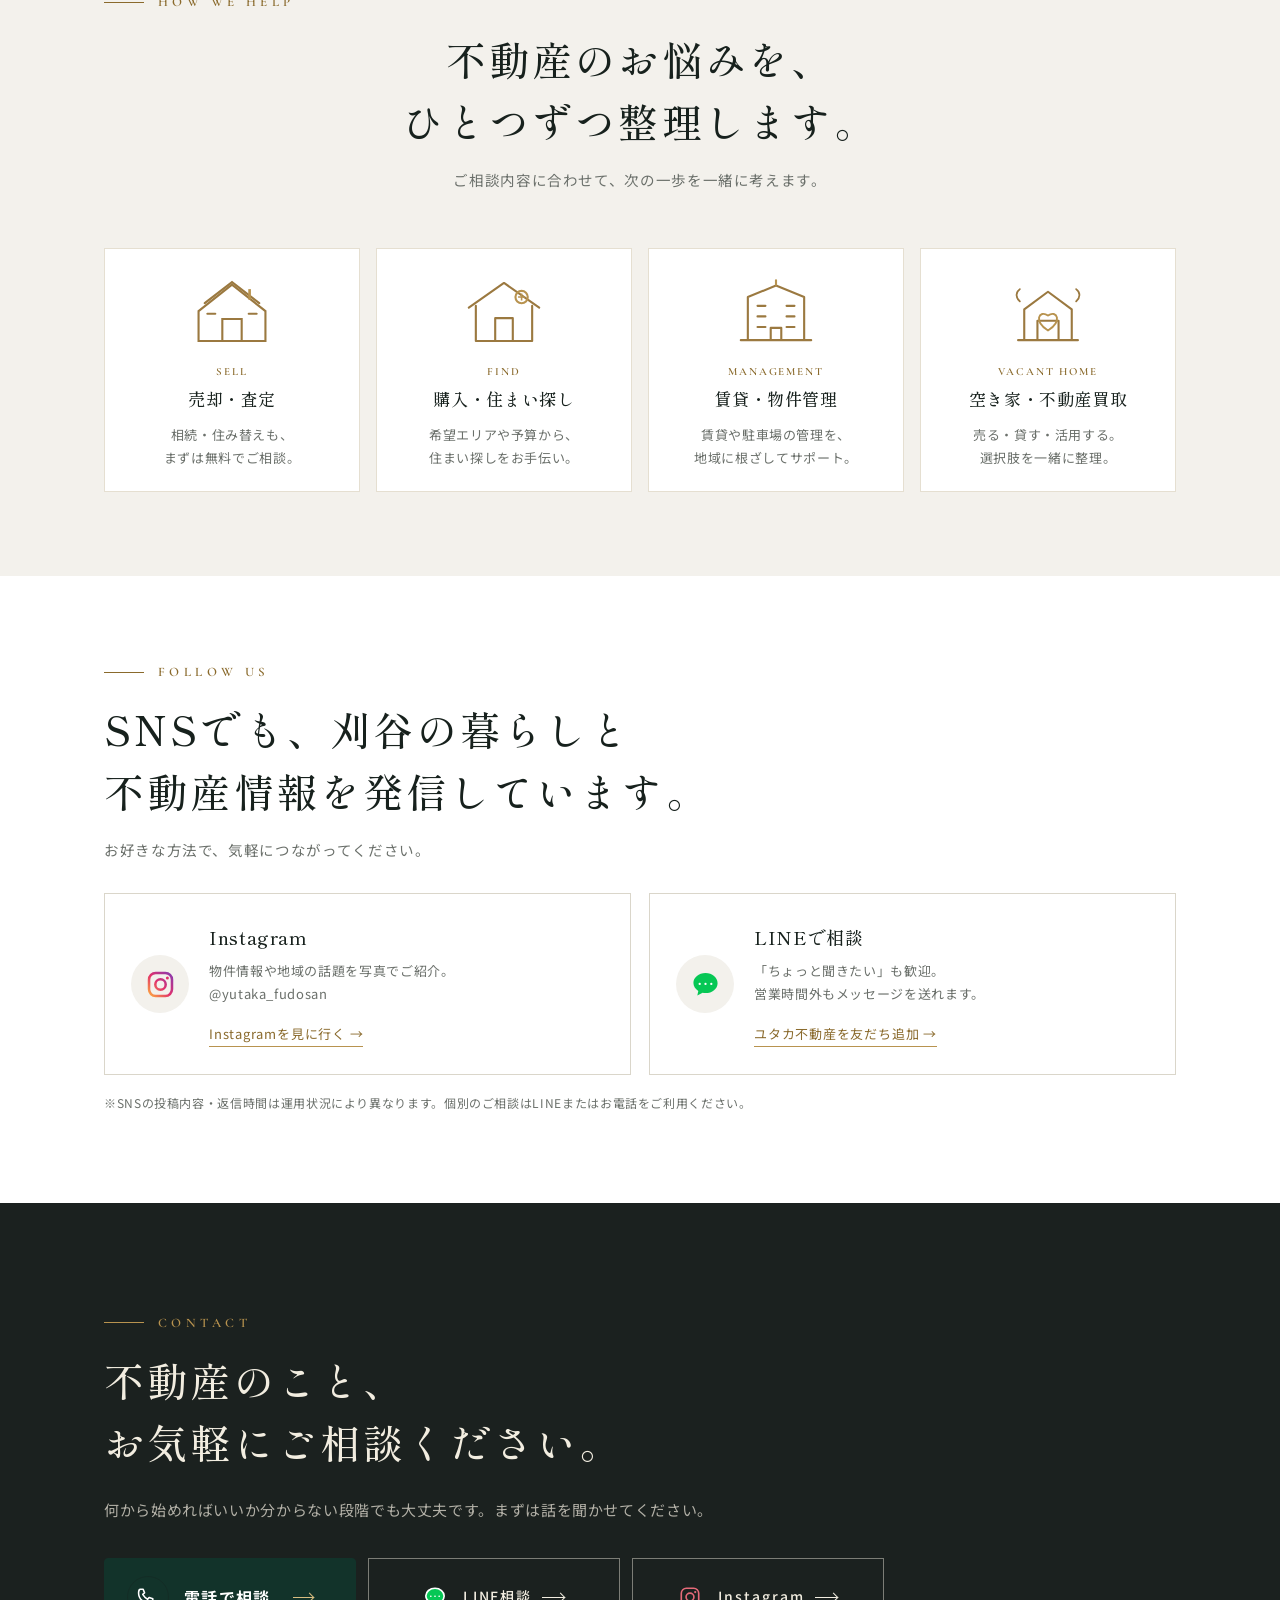
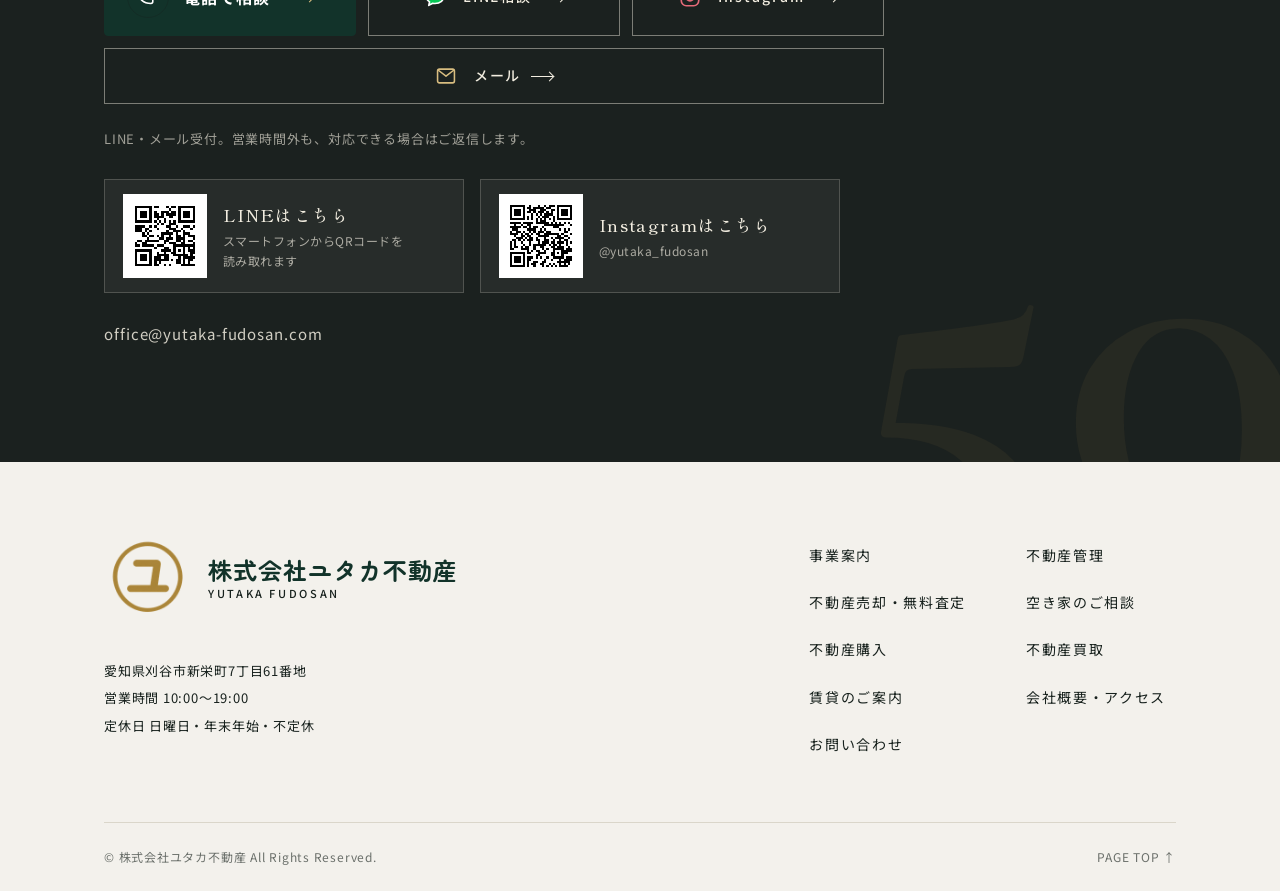
<file: buy.html>
<!DOCTYPE html>

<html lang="ja">
<head>
<meta charset="utf-8"/>
<meta content="width=device-width, initial-scale=1, viewport-fit=cover" name="viewport"/>
<title>不動産購入のご相談｜刈谷市のユタカ不動産</title>
<link href="/favicon-yutaka.png" rel="icon" sizes="192x192" type="image/png"/>
<link href="/yutaka-mark.png" rel="apple-touch-icon"/>
<meta name="description" content="刈谷市の株式会社ユタカ不動産。希望エリア・予算・学校区などを整理しながら、購入相談をサポートします。土地・戸建て・マンションのご相談に対応します。"/>
<link href="https://fonts.googleapis.com" rel="preconnect"/><link crossorigin="" href="https://fonts.gstatic.com" rel="preconnect"/>
<link href="https://fonts.googleapis.com/css2?family=Cormorant+Garamond:wght@500;600&amp;family=Shippori+Mincho:wght@500;700&amp;family=Zen+Maru+Gothic:wght@500;700&amp;family=Noto+Sans+JP:wght@400;500;700&amp;display=swap" rel="stylesheet"/>


<link rel="stylesheet" href="/site-58038814.css"/>
<noscript><style>.rv,.eye,.fadeup,.hero .ln>span,.hero .lead,.hero .cta,.hero .note{opacity:1!important;transform:none!important}</style></noscript><link rel="canonical" href="https://yutaka-fudosan.com/buy.html"/>
<meta property="og:type" content="website"/>
<meta property="og:locale" content="ja_JP"/>
<meta property="og:site_name" content="ユタカ不動産"/>
<meta property="og:title" content="不動産購入のご相談｜刈谷市のユタカ不動産"/>
<meta property="og:description" content="刈谷市の株式会社ユタカ不動産。希望エリア・予算・学校区などを整理しながら、購入相談をサポートします。土地・戸建て・マンションのご相談に対応します。"/>
<meta property="og:url" content="https://yutaka-fudosan.com/buy.html"/>
<meta property="og:image" content="https://yutaka-fudosan.com/kariya-historic-street.jpg"/>
<script type="application/ld+json">{"@context": "https://schema.org", "@graph": [{"@type": "WebPage", "@id": "https://yutaka-fudosan.com/buy.html", "url": "https://yutaka-fudosan.com/buy.html", "name": "不動産購入のご相談｜刈谷市のユタカ不動産", "isPartOf": {"@id": "https://yutaka-fudosan.com/#website"}}]}</script></head>
<body>
<div id="pg"></div>
<header id="hd"><div class="w">
<a class="logo sf brand-lockup" href="/"><img alt="ユタカ不動産ロゴ" class="brand-mark" src="/yutaka-mark.png" style="background:transparent"/><span class="brand-name">株式会社ユタカ不動産<small>YUTAKA FUDOSAN · KARIYA</small></span></a>
<nav aria-label="メインメニュー" id="site-nav"><a href="/sell.html">不動産売却・無料査定</a><a class="on" aria-current="page" href="/buy.html">不動産購入</a><a href="/property-management.html">不動産管理</a><a href="/vacant-home.html">空き家</a><a href="/buyout.html">不動産買取</a><a href="/shop.html">店舗案内</a><a href="#access">会社概要</a></nav><div class="header-actions"><button aria-controls="site-nav" aria-expanded="false" aria-label="メニューを開く" class="mobile-menu-btn" type="button"><svg aria-hidden="true" viewbox="0 0 24 24"><path d="M4 7h16M4 12h16M4 17h16"></path></svg><span>メニュー</span></button><a aria-label="Instagramを開く" class="head-social ig-head" href="https://www.instagram.com/yutaka_fudosan/" rel="noopener" target="_blank" title="Instagram"><svg aria-hidden="true" viewbox="0 0 24 24"><defs><lineargradient gradientunits="userSpaceOnUse" id="head-ig-grad" x1="2" x2="22" y1="22" y2="2"><stop stop-color="#FFB13D"></stop><stop offset=".48" stop-color="#E1306C"></stop><stop offset="1" stop-color="#833AB4"></stop></lineargradient></defs><rect fill="none" height="19" rx="5.5" stroke="url(#head-ig-grad)" stroke-width="2.1" width="19" x="2.5" y="2.5"></rect><circle cx="12" cy="12" fill="none" r="4.3" stroke="url(#head-ig-grad)" stroke-width="2.1"></circle><circle cx="17.7" cy="6.6" fill="#E1306C" r="1.25"></circle></svg></a><a aria-label="LINEで相談" class="head-social line-head" href="https://lin.ee/W2HbWIG" rel="noopener" target="_blank" title="LINE"><svg aria-hidden="true" viewbox="0 0 24 24"><path d="M12 2.5c-5.55 0-10 3.68-10 8.25 0 2.67 1.58 5.04 4.03 6.55l-.78 3.8 4.34-2.22c.77.16 1.58.25 2.41.25 5.55 0 10-3.68 10-8.25S17.55 2.5 12 2.5Z" fill="#06C755"></path><path d="M7.2 10.55a.95.95 0 1 1 0 1.9.95.95 0 0 1 0-1.9m4.8 0a.95.95 0 1 1 0 1.9.95.95 0 0 1 0-1.9m4.8 0a.95.95 0 1 1 0 1.9.95.95 0 0 1 0-1.9" fill="#fff"></path></svg></a><a aria-label="メールで問い合わせ" class="head-social head-email" href="mailto:office@yutaka-fudosan.com" title="メール"><svg aria-hidden="true" viewbox="0 0 24 24"><rect fill="none" height="15" rx="2" stroke="#12332a" stroke-width="1.8" width="18.4" x="2.8" y="4.5"></rect><path d="m4 6 8 6.2L20 6" fill="none" stroke="#b8934f" stroke-linecap="round" stroke-linejoin="round" stroke-width="1.8"></path></svg></a><a aria-label="電話で相談" class="tel header-phone head-social phone-head" href="tel:0566231758" title="電話で相談"><svg aria-hidden="true" viewbox="0 0 24 24"><path d="M7 3.5h3l1.5 4-2 1.6a15 15 0 0 0 5.4 5.4l1.6-2 4 1.5v3c0 1.1-.9 2-2 2C10.1 19 5 13.9 5 7.5c0-2.2.9-4 2-4Z"></path></svg></a></div>
</div></header>
<main id="top">
<div class="view on" id="v-buy"><div class="hero sb"><div class="w"><div class="crumb fadeup" style="--i:0"><a href="/">HOME</a> / BUY</div><h1 class="fadeup" style="--i:1">暮らしに合う住まいを、<br>一緒に見つけます。</h1><p class="lead fadeup" style="--i:2">希望エリア・予算・学校区などを整理しながら、購入相談をサポートします。土地・戸建て・マンションのご相談に対応します。</p><div class="cta fadeup" style="--i:3"><a class="btn b1" href="tel:0566231758">電話で相談 0566-23-1758<i></i></a><a class="btn b2" href="https://lin.ee/W2HbWIG">LINEで相談<i></i></a></div><p class="note fadeup" style="--i:4">10:00〜19:00（日曜定休）／LINE・メールは24時間受付</p></div></div><section><div class="w"><div class="sec-h rv"><span class="eye">START</span><h2>探す前に整理したいこと</h2><p class="sub">条件が固まっていなくても大丈夫です。一緒に整理します。</p></div><div class="cards" data-st><div class="cd rv"><b><em>01</em>エリア</b><span>通勤・通学、ご家族やご実家との距離を考えて絞り込みます。</span></div><div class="cd rv"><b><em>02</em>予算と資金計画</b><span>物件価格だけでなく、諸費用や将来の支出も含めて考えます。</span></div><div class="cd rv"><b><em>03</em>学校区・生活環境</b><span>学区、買い物、病院など、毎日の暮らしやすさを確認します。</span></div><div class="cd rv"><b><em>04</em>将来の暮らし方</b><span>ご家族の変化や住み続ける期間を踏まえて選びます。</span></div></div></div></section><section class="alt"><div class="w"><div class="sec-h rv"><span class="eye">FLOW</span><h2>購入の流れ</h2><p class="sub">一般的な流れです。ご事情により前後します。</p></div><ol class="steps" data-st><li class="rv"><b>ご相談・条件整理</b><span>ご希望のエリア・予算・暮らし方をお聞きします。</span></li><li class="rv"><b>物件のご紹介・内見</b><span>条件に合う物件をご紹介し、現地をご案内します。</span></li><li class="rv"><b>お申し込み・資金計画</b><span>購入の意思を伝え、資金計画やローンの準備を進めます。</span></li><li class="rv"><b>売買契約</b><span>重要事項をご説明し、内容にご納得いただいてから契約します。</span></li><li class="rv"><b>お引き渡し</b><span>手続きを終えて、新しい住まいのスタートです。</span></li></ol></div></section><section><div class="w"><div class="sec-h rv"><span class="eye">CHECKLIST</span><h2>現地で確認したいポイント</h2><p class="sub">一般的な例です。</p></div><ul class="chk rv"><li>道路・接道の状況、駐車のしやすさ</li><li>日当たり・風通し・周辺の環境</li><li>学校・スーパー・病院などの距離</li><li>ハザードマップなど、災害に関する情報</li><li>将来の維持費・修繕の見通し</li></ul></div></section><section class="alt"><div class="w"><div class="sec-h rv"><span class="eye">FAQ</span><h2>購入のよくある質問</h2></div><div class="faq rv"><div class="q"><button aria-expanded="false">土地だけの相談もできますか？</button><div class="a"><div><p>土地・戸建て・マンションの売買を取り扱っています。ご希望をお聞かせください。</p></div></div></div><div class="q"><button aria-expanded="false">条件がまだ固まっていません。</button><div class="a"><div><p>整理するところからご一緒します。お気軽にご相談ください。</p></div></div></div><div class="q"><button aria-expanded="false">営業時間外に連絡してもよいですか？</button><div class="a"><div><p>LINE・メールは24時間受け付けています。営業時間外も、対応できる場合はご返信します。</p></div></div></div></div></div></section><section><div class="w"><div class="sec-h rv"><span class="eye">MORE</span><h2>ほかのご相談</h2></div><div class="more rv"><a href="/sell.html">不動産売却・無料査定</a><a href="/property-management.html">不動産管理</a><a href="/vacant-home.html">空き家のご相談</a><a href="/buyout.html">不動産買取</a><a href="/shop.html">店舗のご案内</a><a href="/">トップページ</a></div></div></section></div>
<section class="alt" id="access"><div class="w">
<div class="sec-h rv"><span class="eye">COMPANY</span><h2>会社概要・アクセス</h2></div>
<div class="two" style="align-items:start">
<div class="tblw rv"><table>
<tr><th>会社名</th><td>株式会社ユタカ不動産</td></tr>
<tr><th>所在地</th><td>愛知県刈谷市新栄町7丁目61番地</td></tr>
<tr><th>電話／FAX</th><td><a href="tel:0566231758">0566-23-1758</a>／0566-24-7621</td></tr>
<tr><th>代表者</th><td>酒井 晶久</td></tr>
<tr><th>免許番号</th><td>愛知県知事（3）第22978号</td></tr>
<tr><th>営業時間</th><td>10:00〜19:00</td></tr>
<tr><th>定休日</th><td>日曜日・年末年始・不定休</td></tr>
<tr><th>所属団体</th><td>公益社団法人 愛知県宅地建物取引業協会 会員</td></tr>
</table></div>
<div class="rv" style="--d:.15s">
<p class="sf" style="font-size:19px;margin:0 0 6px;letter-spacing:.06em">名鉄三河線「刈谷市駅」より徒歩約7分</p>
<p style="color:var(--mu);font-size:14px;margin:0 0 22px">お車の方は、お客様用駐車場の8番・9番をご利用ください（前向き駐車）。</p>
<div aria-label="ご相談スペース" class="frame room" role="img" style="margin-bottom:34px;aspect-ratio:4/3"></div>
<a class="btn b3" href="https://www.google.com/maps/search/?api=1&amp;query=%E6%A0%AA%E5%BC%8F%E4%BC%9A%E7%A4%BE%E3%83%A6%E3%82%BF%E3%82%AB%E4%B8%8D%E5%8B%95%E7%94%A3+%E5%88%88%E8%B0%B7%E5%B8%82" style="width:100%">Googleマップで開く<i></i></a>
</div></div></div></section>
<section aria-labelledby="guide-title" class="visual-guide">
<div class="w">
<div class="sec-h rv"><span class="eye">HOW WE HELP</span><h2 id="guide-title">不動産のお悩みを、<br/>ひとつずつ整理します。</h2><p class="sub" style="margin:0 auto">ご相談内容に合わせて、次の一歩を一緒に考えます。</p></div>
<div class="vg-grid">
<article class="vg-card rv"><svg aria-hidden="true" class="vg-ill" fill="none" viewbox="0 0 100 82"><path d="M12 40 50 10l38 30v34H12V40Z" stroke="currentColor" stroke-width="2.4"></path><path d="M39 74V49h22v25M22 43h9m38 0h9M19 31l31-24 31 24" stroke="currentColor" stroke-linecap="round" stroke-width="2.4"></path><path d="M70 15v12" stroke="#b8934f" stroke-width="3"></path></svg><span class="vg-tag">SELL</span><h3>売却・査定</h3><p>相続・住み替えも、<br/>まずは無料でご相談。</p></article>
<article class="vg-card rv"><svg aria-hidden="true" class="vg-ill" fill="none" viewbox="0 0 100 82"><path d="M10 36 50 8l40 28M18 34v40h64V34M40 74V48h20v26" stroke="currentColor" stroke-linecap="round" stroke-linejoin="round" stroke-width="2.4"></path><circle cx="70" cy="24" r="7" stroke="#b8934f" stroke-width="2.4"></circle><path d="M70 20v8m-4-4h8" stroke="#b8934f" stroke-width="1.8"></path></svg><span class="vg-tag">FIND</span><h3>購入・住まい探し</h3><p>希望エリアや予算から、<br/>住まい探しをお手伝い。</p></article>
<article class="vg-card rv"><svg aria-hidden="true" class="vg-ill" fill="none" viewbox="0 0 100 82"><path d="M18 73V24l32-13 32 13v49M10 73h80M29 34h9m-9 12h9m-9 12h9m24-24h9m-9 12h9m-9 12h9M44 73V59h12v14" stroke="currentColor" stroke-linecap="round" stroke-linejoin="round" stroke-width="2.4"></path><path d="M50 11V4" stroke="#b8934f" stroke-width="2.4"></path></svg><span class="vg-tag">MANAGEMENT</span><h3>賃貸・物件管理</h3><p>賃貸や駐車場の管理を、<br/>地域に根ざしてサポート。</p></article>
<article class="vg-card rv"><svg aria-hidden="true" class="vg-ill" fill="none" viewbox="0 0 100 82"><path d="M16 73h68M23 73V38l27-20 27 20v35M38 73V51h24v22" stroke="currentColor" stroke-linecap="round" stroke-linejoin="round" stroke-width="2.4"></path><path d="M50 45c-10-7-17 7 0 17 17-10 10-24 0-17Z" stroke="#b8934f" stroke-linejoin="round" stroke-width="2.2"></path><path d="M18 29c-5-5-5-10 0-14m64 14c5-5 5-10 0-14" stroke="currentColor" stroke-linecap="round" stroke-width="2"></path></svg><span class="vg-tag">VACANT HOME</span><h3>空き家・不動産買取</h3><p>売る・貸す・活用する。<br/>選択肢を一緒に整理。</p></article>
</div>
</div>
</section>
<section aria-labelledby="social-title" class="social-guide">
<div class="w">
<div class="social-head"><div class="sec-h rv"><span class="eye">FOLLOW US</span><h2 id="social-title">SNSでも、刈谷の暮らしと<br/>不動産情報を発信しています。</h2><p class="sub">お好きな方法で、気軽につながってください。</p></div></div>
<div class="social-grid">
<article class="social-card rv"><span aria-hidden="true" class="social-icon"><svg aria-hidden="true" viewbox="0 0 24 24"><defs><lineargradient gradientunits="userSpaceOnUse" id="ig-brand" x1="2" x2="22" y1="22" y2="2"><stop stop-color="#FFB13D"></stop><stop offset=".48" stop-color="#E1306C"></stop><stop offset="1" stop-color="#833AB4"></stop></lineargradient></defs><rect fill="none" height="19" rx="5.5" stroke="url(#ig-brand)" stroke-width="2.1" width="19" x="2.5" y="2.5"></rect><circle cx="12" cy="12" fill="none" r="4.3" stroke="url(#ig-brand)" stroke-width="2.1"></circle><circle cx="17.7" cy="6.6" fill="#E1306C" r="1.25"></circle></svg></span><div><h3>Instagram</h3><p>物件情報や地域の話題を写真でご紹介。<br/>@yutaka_fudosan</p><a class="social-link" href="https://www.instagram.com/yutaka_fudosan/" rel="noopener" target="_blank">Instagramを見に行く →</a></div></article>
<article class="social-card rv"><span aria-hidden="true" class="social-icon"><svg aria-hidden="true" viewbox="0 0 24 24"><path d="M12 2.5c-5.55 0-10 3.68-10 8.25 0 2.67 1.58 5.04 4.03 6.55l-.78 3.8 4.34-2.22c.77.16 1.58.25 2.41.25 5.55 0 10-3.68 10-8.25S17.55 2.5 12 2.5Z" fill="#06C755"></path><path d="M7.2 10.55a.95.95 0 1 1 0 1.9.95.95 0 0 1 0-1.9m4.8 0a.95.95 0 1 1 0 1.9.95.95 0 0 1 0-1.9m4.8 0a.95.95 0 1 1 0 1.9.95.95 0 0 1 0-1.9" fill="#fff"></path></svg></span><div><h3>LINEで相談</h3><p>「ちょっと聞きたい」も歓迎。<br/>営業時間外もメッセージを送れます。</p><a class="social-link" href="https://lin.ee/W2HbWIG" rel="noopener" target="_blank">ユタカ不動産を友だち追加 →</a></div></article>
</div>
<p class="social-note">※SNSの投稿内容・返信時間は運用状況により異なります。個別のご相談はLINEまたはお電話をご利用ください。</p>
</div>
</section>
<section class="fin" id="contact"><div class="w rv"><div class="fin-in">
<span class="eye">CONTACT</span><h2>不動産のこと、<br/>お気軽にご相談ください。</h2>
<p class="fl">何から始めればいいか分からない段階でも大丈夫です。まずは話を聞かせてください。</p>
<div class="ct">
<a aria-label="電話で相談する" class="btn b1 first phone-cta" href="tel:0566231758"><span aria-hidden="true" class="phone-mark"><svg aria-hidden="true" class="contact-icon phone-icon" viewbox="0 0 24 24"><path d="M7 3.5h3l1.5 4-2 1.6a15 15 0 0 0 5.4 5.4l1.6-2 4 1.5v3c0 1.1-.9 2-2 2C10.1 19 5 13.9 5 7.5c0-2.2.9-4 2-4Z"></path></svg></span><span class="phone-copy"><b>電話で相談</b></span><i></i></a>
<a class="btn b2" href="https://lin.ee/W2HbWIG"><svg aria-hidden="true" class="contact-icon line-icon" viewbox="0 0 24 24"><path d="M12 2.5c-5.55 0-10 3.68-10 8.25 0 2.67 1.58 5.04 4.03 6.55l-.78 3.8 4.34-2.22c.77.16 1.58.25 2.41.25 5.55 0 10-3.68 10-8.25S17.55 2.5 12 2.5Z"></path><path d="M7.4 11.2h.1m4.45 0h.1m4.45 0h.1"></path></svg>LINE相談<i></i></a>
<a class="btn b2" href="https://www.instagram.com/yutaka_fudosan/"><svg aria-hidden="true" class="contact-icon insta-icon" viewbox="0 0 24 24"><rect height="19" rx="5.5" width="19" x="2.5" y="2.5"></rect><circle cx="12" cy="12" r="4.3"></circle><circle class="insta-dot" cx="17.7" cy="6.6" r="1.25"></circle></svg>Instagram<i></i></a>
<a class="btn b2 wide" href="mailto:office@yutaka-fudosan.com"><svg aria-hidden="true" class="contact-icon mail-icon" viewbox="0 0 24 24"><rect height="15" rx="2" width="18.4" x="2.8" y="4.5"></rect><path d="m4 6 8 6.2L20 6"></path></svg>メール<i></i></a>
</div>
<p class="note2">LINE・メール受付。営業時間外も、対応できる場合はご返信します。</p>
<div class="qrs">
<a class="qr" href="https://lin.ee/W2HbWIG"><svg aria-label="LINEのQRコード" role="img" shape-rendering="crispEdges" viewbox="0 0 35 35"><rect fill="#fff" height="35" width="35"></rect><path d="M5 5h7v1h-7zM13 5h2v1h-2zM18 5h1v1h-1zM20 5h2v1h-2zM23 5h7v1h-7zM5 6h1v1h-1zM11 6h1v1h-1zM19 6h1v1h-1zM23 6h1v1h-1zM29 6h1v1h-1zM5 7h1v1h-1zM7 7h3v1h-3zM11 7h1v1h-1zM13 7h1v1h-1zM16 7h3v1h-3zM20 7h2v1h-2zM23 7h1v1h-1zM25 7h3v1h-3zM29 7h1v1h-1zM5 8h1v1h-1zM7 8h3v1h-3zM11 8h1v1h-1zM13 8h2v1h-2zM16 8h1v1h-1zM18 8h4v1h-4zM23 8h1v1h-1zM25 8h3v1h-3zM29 8h1v1h-1zM5 9h1v1h-1zM7 9h3v1h-3zM11 9h1v1h-1zM13 9h4v1h-4zM19 9h2v1h-2zM23 9h1v1h-1zM25 9h3v1h-3zM29 9h1v1h-1zM5 10h1v1h-1zM11 10h1v1h-1zM14 10h1v1h-1zM17 10h1v1h-1zM23 10h1v1h-1zM29 10h1v1h-1zM5 11h7v1h-7zM13 11h1v1h-1zM15 11h1v1h-1zM17 11h1v1h-1zM19 11h1v1h-1zM21 11h1v1h-1zM23 11h7v1h-7zM14 12h1v1h-1zM16 12h1v1h-1zM19 12h3v1h-3zM5 13h4v1h-4zM11 13h1v1h-1zM13 13h1v1h-1zM18 13h2v1h-2zM22 13h1v1h-1zM25 13h3v1h-3zM29 13h1v1h-1zM5 14h3v1h-3zM9 14h2v1h-2zM14 14h1v1h-1zM19 14h3v1h-3zM24 14h1v1h-1zM28 14h1v1h-1zM5 15h3v1h-3zM9 15h1v1h-1zM11 15h1v1h-1zM18 15h1v1h-1zM21 15h3v1h-3zM25 15h1v1h-1zM8 16h1v1h-1zM10 16h1v1h-1zM16 16h5v1h-5zM22 16h1v1h-1zM25 16h3v1h-3zM8 17h2v1h-2zM11 17h2v1h-2zM14 17h1v1h-1zM16 17h1v1h-1zM19 17h1v1h-1zM22 17h2v1h-2zM25 17h1v1h-1zM27 17h3v1h-3zM10 18h1v1h-1zM15 18h2v1h-2zM18 18h3v1h-3zM22 18h4v1h-4zM29 18h1v1h-1zM6 19h2v1h-2zM9 19h6v1h-6zM17 19h2v1h-2zM22 19h2v1h-2zM25 19h1v1h-1zM27 19h2v1h-2zM5 20h1v1h-1zM8 20h2v1h-2zM17 20h1v1h-1zM19 20h3v1h-3zM24 20h2v1h-2zM29 20h1v1h-1zM5 21h2v1h-2zM8 21h5v1h-5zM14 21h3v1h-3zM21 21h9v1h-9zM13 22h1v1h-1zM17 22h2v1h-2zM21 22h1v1h-1zM25 22h1v1h-1zM27 22h1v1h-1zM29 22h1v1h-1zM5 23h7v1h-7zM16 23h4v1h-4zM21 23h1v1h-1zM23 23h1v1h-1zM25 23h1v1h-1zM27 23h3v1h-3zM5 24h1v1h-1zM11 24h1v1h-1zM14 24h1v1h-1zM17 24h1v1h-1zM20 24h2v1h-2zM25 24h1v1h-1zM28 24h2v1h-2zM5 25h1v1h-1zM7 25h3v1h-3zM11 25h1v1h-1zM14 25h5v1h-5zM21 25h6v1h-6zM28 25h1v1h-1zM5 26h1v1h-1zM7 26h3v1h-3zM11 26h1v1h-1zM13 26h3v1h-3zM17 26h2v1h-2zM23 26h1v1h-1zM25 26h5v1h-5zM5 27h1v1h-1zM7 27h3v1h-3zM11 27h1v1h-1zM13 27h6v1h-6zM20 27h1v1h-1zM22 27h2v1h-2zM25 27h1v1h-1zM27 27h2v1h-2zM5 28h1v1h-1zM11 28h1v1h-1zM13 28h1v1h-1zM15 28h1v1h-1zM22 28h2v1h-2zM25 28h1v1h-1zM27 28h1v1h-1zM5 29h7v1h-7zM13 29h2v1h-2zM17 29h1v1h-1zM19 29h1v1h-1zM24 29h6v1h-6z" fill="#000"></path></svg><div><b>LINEはこちら</b><span>スマートフォンからQRコードを読み取れます</span></div></a>
<a class="qr" href="https://www.instagram.com/yutaka_fudosan/"><svg aria-label="InstagramのQRコード" role="img" shape-rendering="crispEdges" viewbox="0 0 39 39"><rect fill="#fff" height="39" width="39"></rect><path d="M5 5h7v1h-7zM14 5h1v1h-1zM18 5h1v1h-1zM21 5h1v1h-1zM23 5h3v1h-3zM27 5h7v1h-7zM5 6h1v1h-1zM11 6h1v1h-1zM13 6h2v1h-2zM16 6h5v1h-5zM22 6h2v1h-2zM27 6h1v1h-1zM33 6h1v1h-1zM5 7h1v1h-1zM7 7h3v1h-3zM11 7h1v1h-1zM14 7h3v1h-3zM19 7h3v1h-3zM24 7h2v1h-2zM27 7h1v1h-1zM29 7h3v1h-3zM33 7h1v1h-1zM5 8h1v1h-1zM7 8h3v1h-3zM11 8h1v1h-1zM13 8h2v1h-2zM16 8h1v1h-1zM18 8h3v1h-3zM22 8h1v1h-1zM24 8h1v1h-1zM27 8h1v1h-1zM29 8h3v1h-3zM33 8h1v1h-1zM5 9h1v1h-1zM7 9h3v1h-3zM11 9h1v1h-1zM15 9h1v1h-1zM17 9h1v1h-1zM19 9h1v1h-1zM21 9h4v1h-4zM27 9h1v1h-1zM29 9h3v1h-3zM33 9h1v1h-1zM5 10h1v1h-1zM11 10h1v1h-1zM13 10h1v1h-1zM15 10h1v1h-1zM18 10h1v1h-1zM20 10h3v1h-3zM25 10h1v1h-1zM27 10h1v1h-1zM33 10h1v1h-1zM5 11h7v1h-7zM13 11h1v1h-1zM15 11h1v1h-1zM17 11h1v1h-1zM19 11h1v1h-1zM21 11h1v1h-1zM23 11h1v1h-1zM25 11h1v1h-1zM27 11h7v1h-7zM17 12h1v1h-1zM19 12h3v1h-3zM25 12h1v1h-1zM5 13h5v1h-5zM11 13h5v1h-5zM17 13h6v1h-6zM24 13h1v1h-1zM26 13h1v1h-1zM28 13h1v1h-1zM30 13h1v1h-1zM32 13h1v1h-1zM7 14h1v1h-1zM10 14h1v1h-1zM13 14h2v1h-2zM21 14h9v1h-9zM33 14h1v1h-1zM5 15h5v1h-5zM11 15h2v1h-2zM14 15h1v1h-1zM16 15h2v1h-2zM20 15h1v1h-1zM25 15h3v1h-3zM6 16h3v1h-3zM13 16h4v1h-4zM19 16h1v1h-1zM21 16h1v1h-1zM28 16h1v1h-1zM30 16h1v1h-1zM32 16h1v1h-1zM5 17h1v1h-1zM8 17h2v1h-2zM11 17h1v1h-1zM14 17h1v1h-1zM16 17h1v1h-1zM18 17h3v1h-3zM22 17h2v1h-2zM30 17h2v1h-2zM5 18h4v1h-4zM10 18h1v1h-1zM12 18h2v1h-2zM15 18h1v1h-1zM17 18h2v1h-2zM21 18h7v1h-7zM29 18h1v1h-1zM33 18h1v1h-1zM7 19h1v1h-1zM10 19h2v1h-2zM13 19h2v1h-2zM18 19h5v1h-5zM27 19h2v1h-2zM30 19h2v1h-2zM8 20h3v1h-3zM12 20h1v1h-1zM14 20h2v1h-2zM17 20h1v1h-1zM21 20h1v1h-1zM24 20h1v1h-1zM26 20h4v1h-4zM32 20h1v1h-1zM6 21h2v1h-2zM9 21h1v1h-1zM11 21h1v1h-1zM13 21h3v1h-3zM17 21h2v1h-2zM21 21h2v1h-2zM25 21h1v1h-1zM28 21h1v1h-1zM30 21h2v1h-2zM5 22h1v1h-1zM7 22h1v1h-1zM10 22h1v1h-1zM14 22h1v1h-1zM18 22h1v1h-1zM20 22h3v1h-3zM24 22h2v1h-2zM27 22h3v1h-3zM31 22h1v1h-1zM33 22h1v1h-1zM5 23h1v1h-1zM7 23h1v1h-1zM11 23h1v1h-1zM14 23h1v1h-1zM16 23h6v1h-6zM23 23h1v1h-1zM25 23h2v1h-2zM28 23h1v1h-1zM31 23h1v1h-1zM5 24h1v1h-1zM7 24h2v1h-2zM10 24h1v1h-1zM12 24h2v1h-2zM16 24h1v1h-1zM19 24h2v1h-2zM24 24h2v1h-2zM27 24h3v1h-3zM32 24h1v1h-1zM5 25h2v1h-2zM10 25h4v1h-4zM16 25h1v1h-1zM20 25h1v1h-1zM22 25h1v1h-1zM25 25h5v1h-5zM31 25h3v1h-3zM13 26h1v1h-1zM15 26h1v1h-1zM17 26h2v1h-2zM21 26h1v1h-1zM25 26h1v1h-1zM29 26h5v1h-5zM5 27h7v1h-7zM13 27h2v1h-2zM18 27h4v1h-4zM24 27h2v1h-2zM27 27h1v1h-1zM29 27h3v1h-3zM5 28h1v1h-1zM11 28h1v1h-1zM17 28h2v1h-2zM24 28h2v1h-2zM29 28h1v1h-1zM5 29h1v1h-1zM7 29h3v1h-3zM11 29h1v1h-1zM13 29h3v1h-3zM17 29h1v1h-1zM19 29h1v1h-1zM22 29h1v1h-1zM25 29h5v1h-5zM31 29h3v1h-3zM5 30h1v1h-1zM7 30h3v1h-3zM11 30h1v1h-1zM13 30h2v1h-2zM21 30h1v1h-1zM24 30h1v1h-1zM28 30h1v1h-1zM30 30h4v1h-4zM5 31h1v1h-1zM7 31h3v1h-3zM11 31h1v1h-1zM13 31h1v1h-1zM16 31h2v1h-2zM20 31h2v1h-2zM27 31h6v1h-6zM5 32h1v1h-1zM11 32h1v1h-1zM13 32h1v1h-1zM15 32h2v1h-2zM19 32h2v1h-2zM23 32h1v1h-1zM25 32h1v1h-1zM28 32h1v1h-1zM30 32h1v1h-1zM32 32h1v1h-1zM5 33h7v1h-7zM13 33h1v1h-1zM16 33h1v1h-1zM20 33h1v1h-1zM22 33h1v1h-1zM24 33h1v1h-1zM26 33h1v1h-1zM28 33h4v1h-4z" fill="#000"></path></svg><div><b>Instagramはこちら</b><span>@yutaka_fudosan</span></div></a>
</div>
<a class="mail" href="mailto:office@yutaka-fudosan.com">office@yutaka-fudosan.com</a>
</div></div></section>
</main>
<footer class="ft"><div class="w">
<div class="ft-top">
<div class="ft-brand"><a class="brand" href="/"><img alt="株式会社ユタカ不動産 ロゴ" class="mark footer-brand-mark" src="/yutaka-mark.png" style="background:transparent"/><span class="nm"><b>株式会社ユタカ不動産</b><small>YUTAKA FUDOSAN</small></span></a>
<p>愛知県刈谷市新栄町7丁目61番地<br/>営業時間 10:00〜19:00<br/>定休日 日曜日・年末年始・不定休</p></div>
<nav aria-label="フッターメニュー" class="ft-nav"><a href="/">事業案内</a><a href="/property-management.html">不動産管理</a><a href="/sell.html">不動産売却・無料査定</a><a href="/vacant-home.html">空き家のご相談</a><a href="/buy.html">不動産購入</a><a href="/buyout.html">不動産買取</a><a href="/property-management.html">賃貸のご案内</a><a href="#access">会社概要・アクセス</a><a href="#contact">お問い合わせ</a></nav>
</div>
<div class="ft-bot"><span>© 株式会社ユタカ不動産 All Rights Reserved.</span><a href="#top">PAGE TOP <i>↑</i></a></div>
</div></footer>
<div class="bar" id="bar"><a class="t" href="tel:0566231758">電話で相談</a><a class="l" href="https://lin.ee/W2HbWIG">LINE</a><a class="s" href="/sell.html">無料査定</a></div>

<script src="/site-0e365b4b.js"></script></body>
</html>
</file>
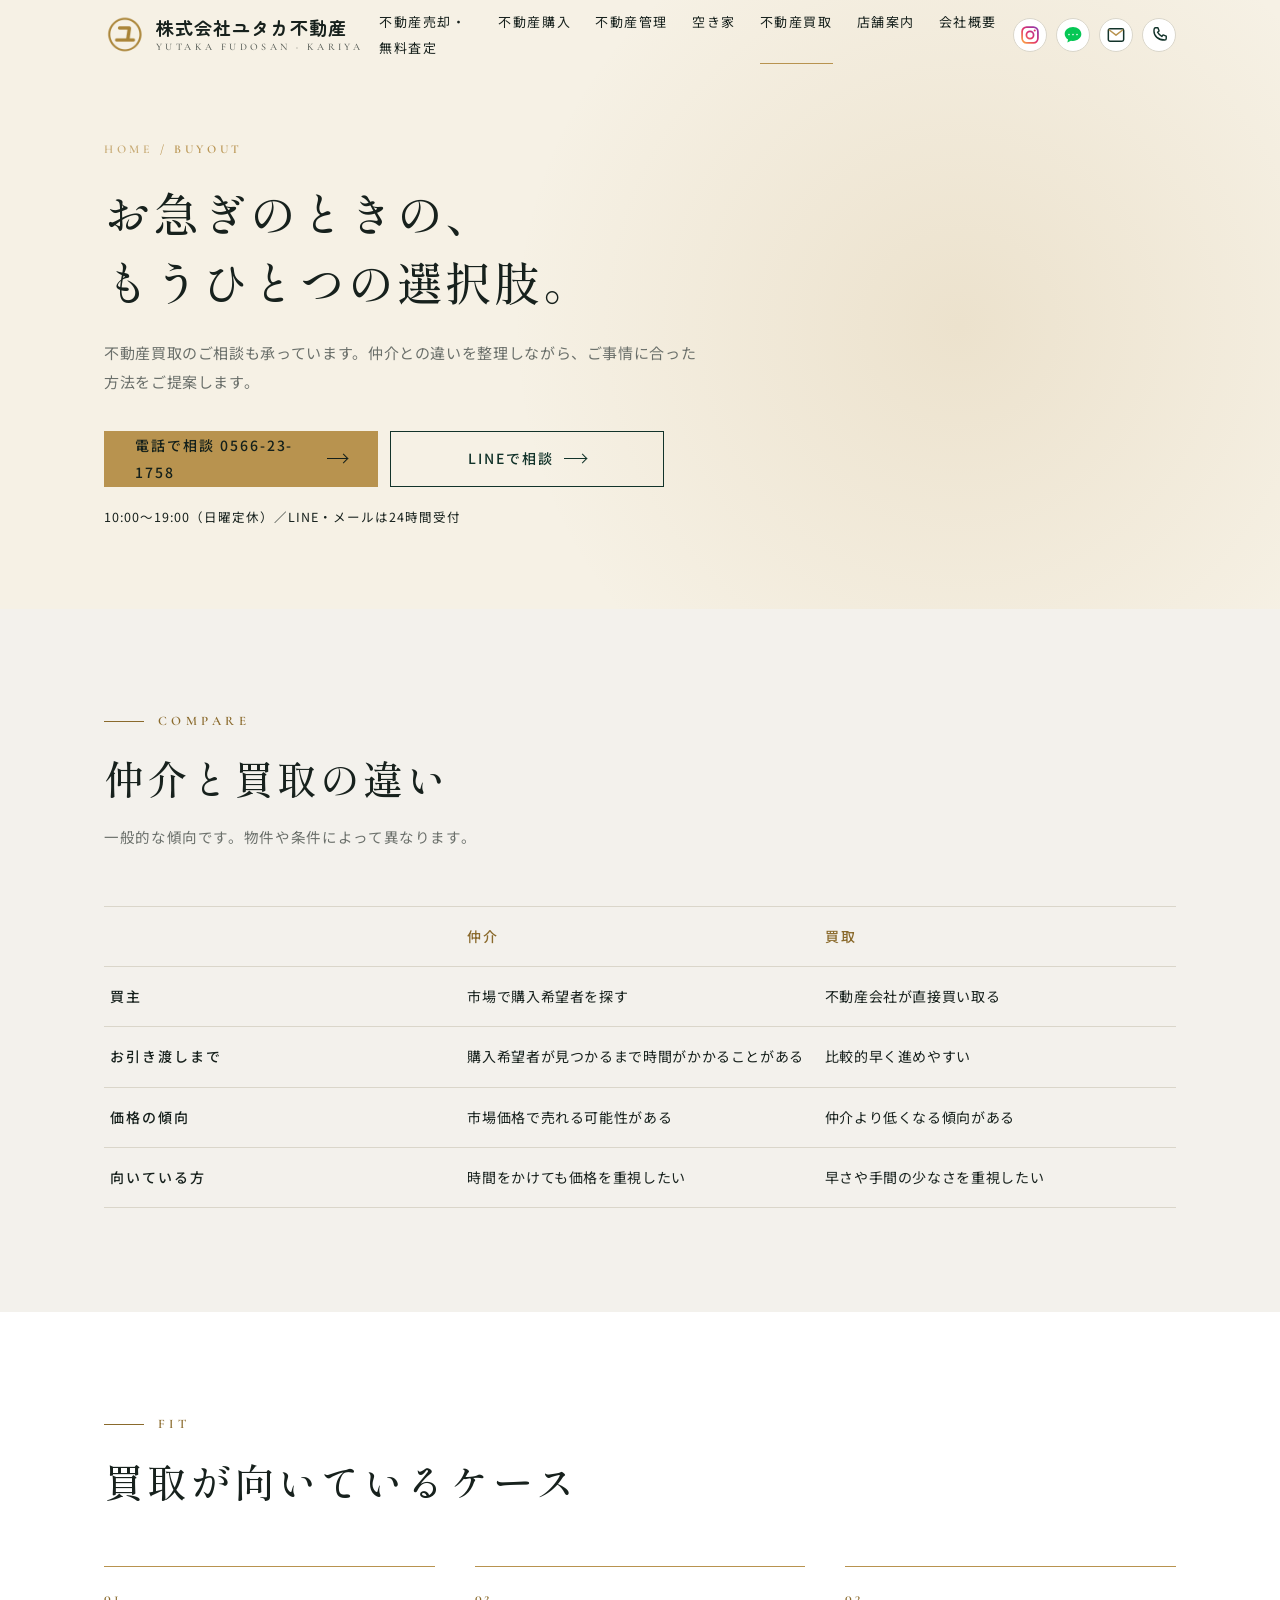
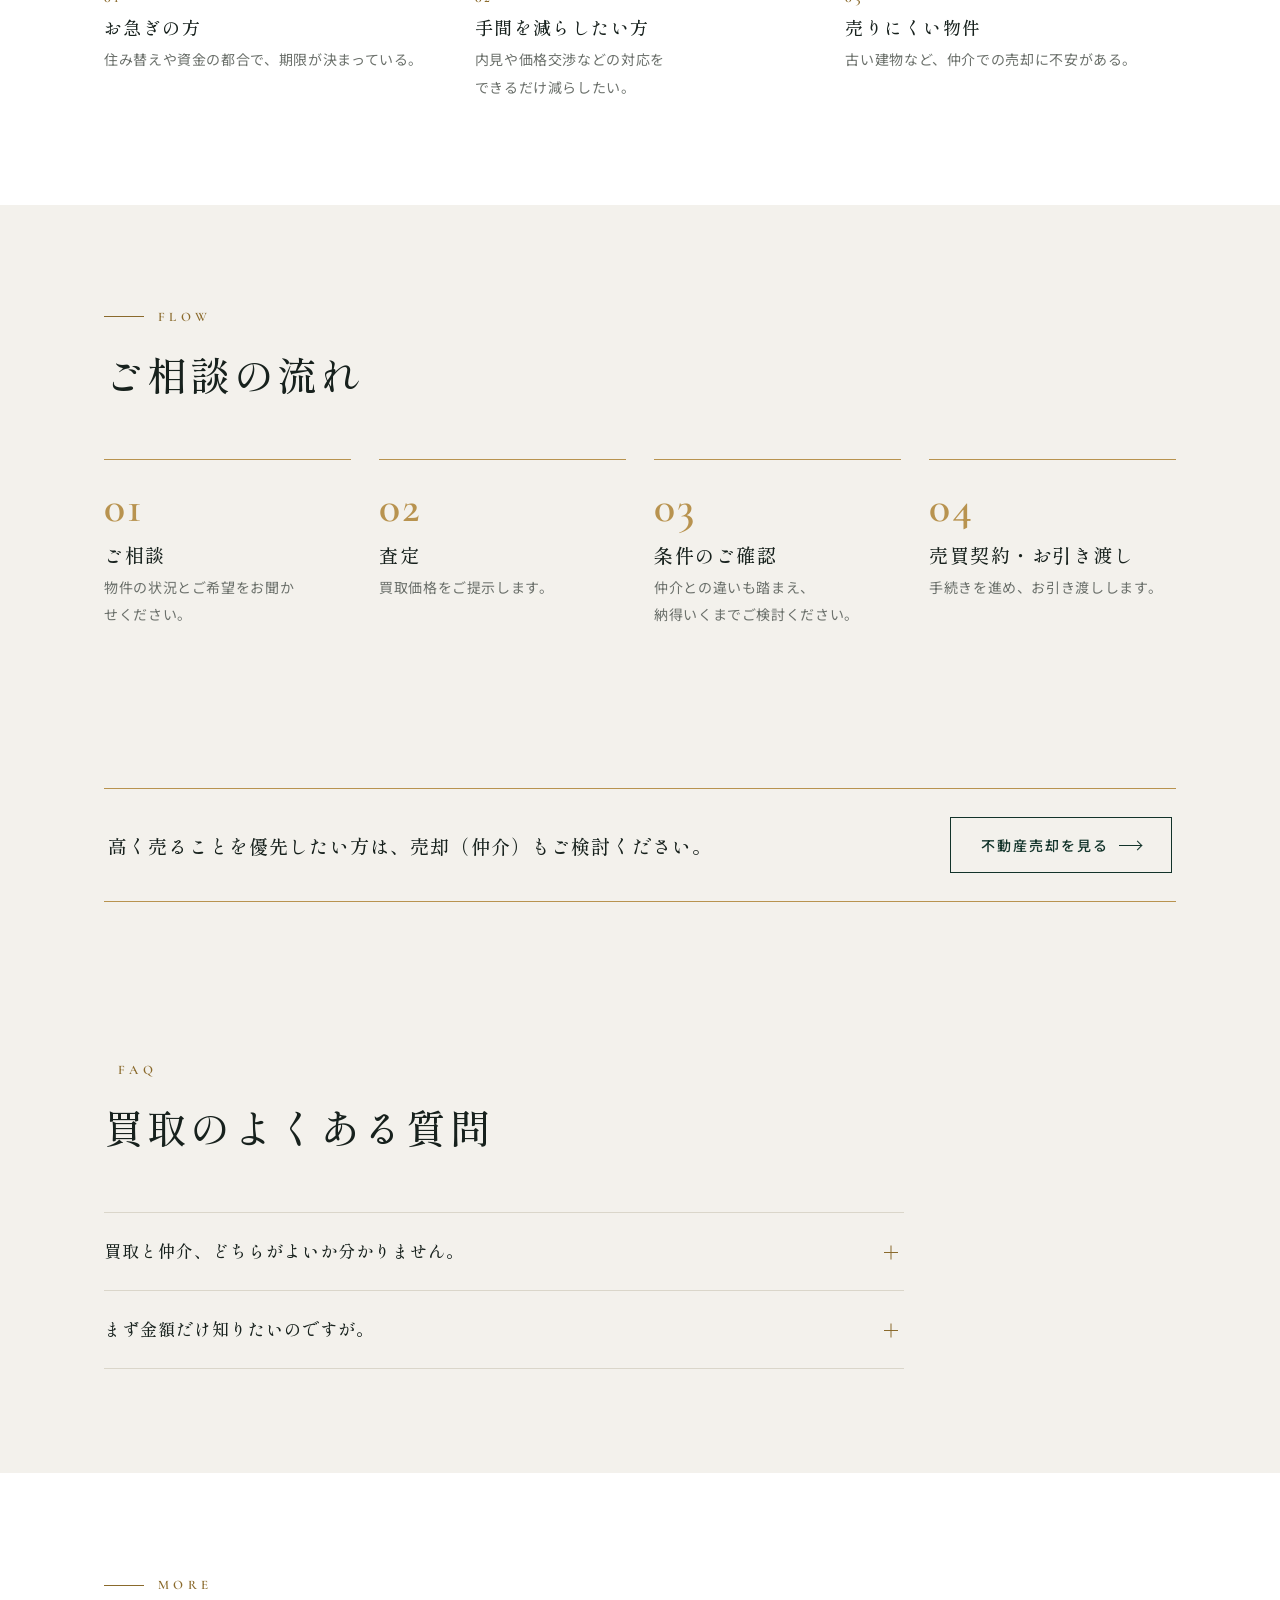
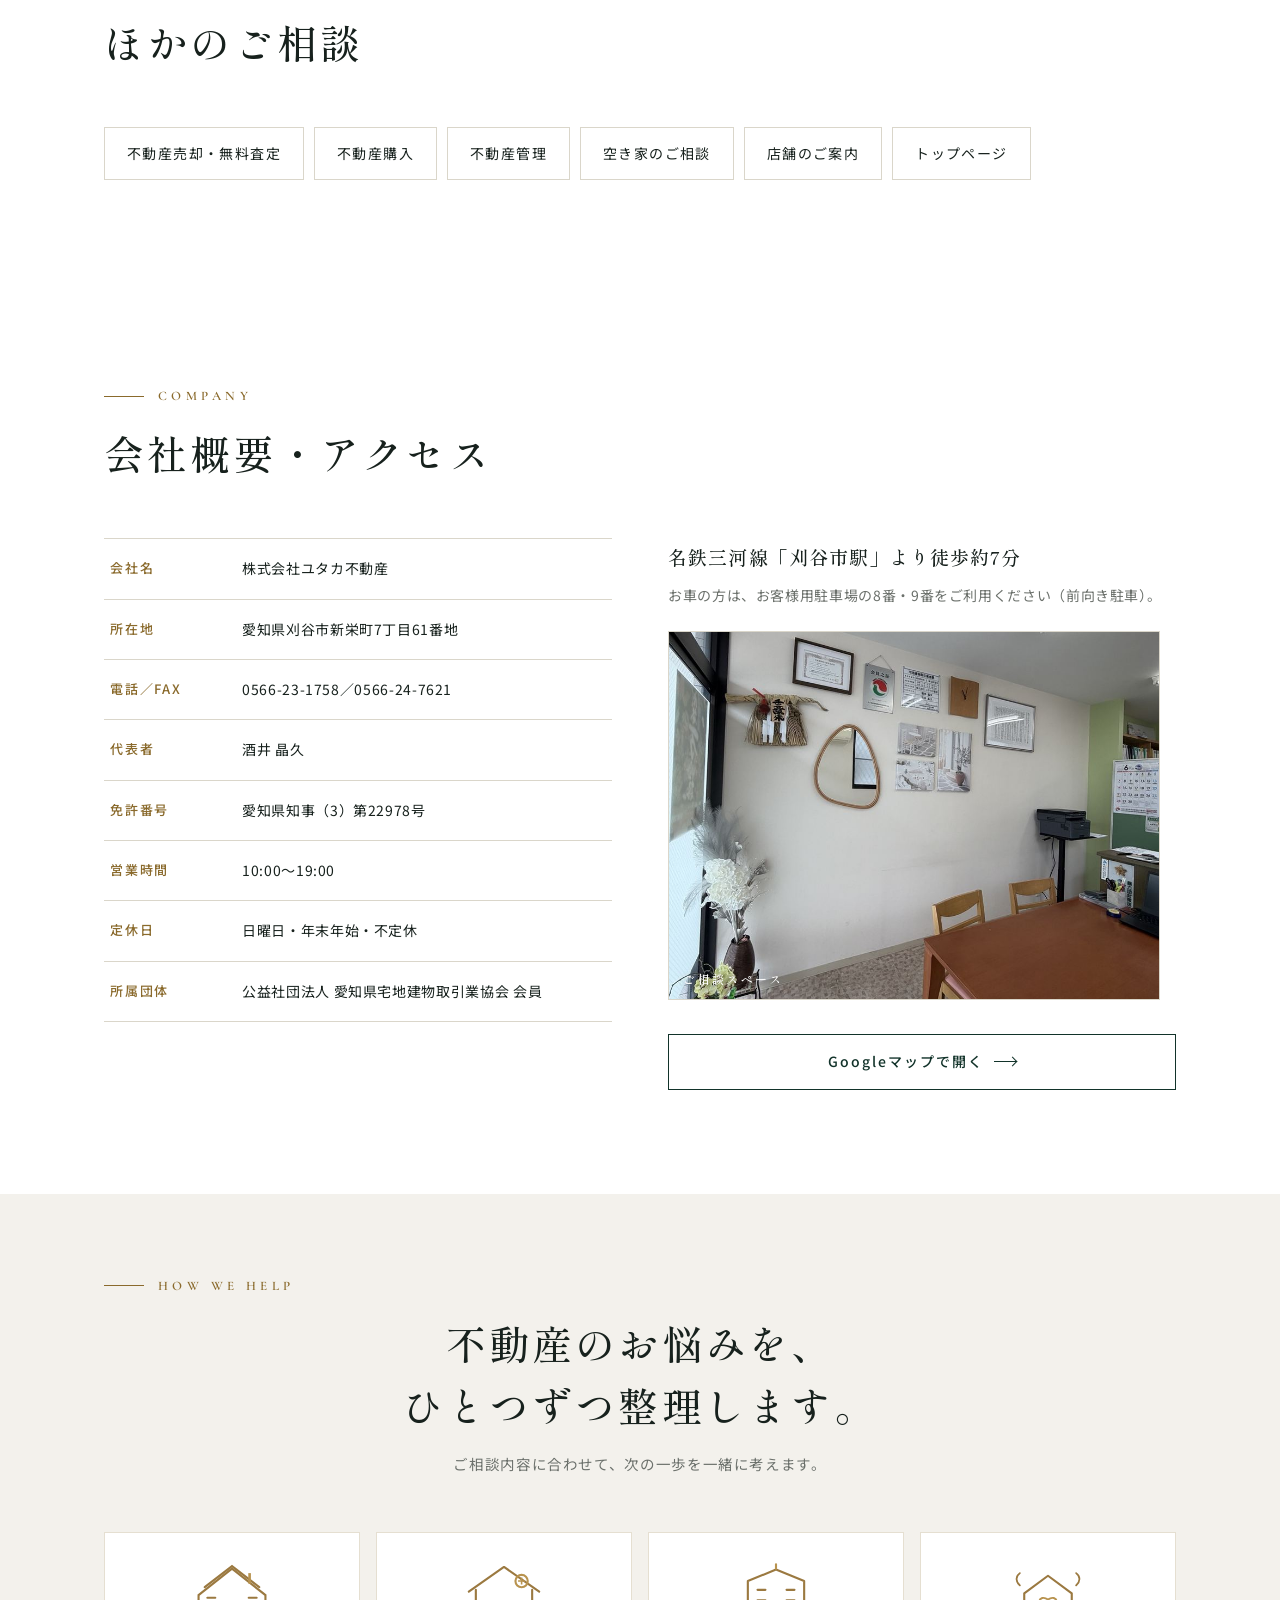
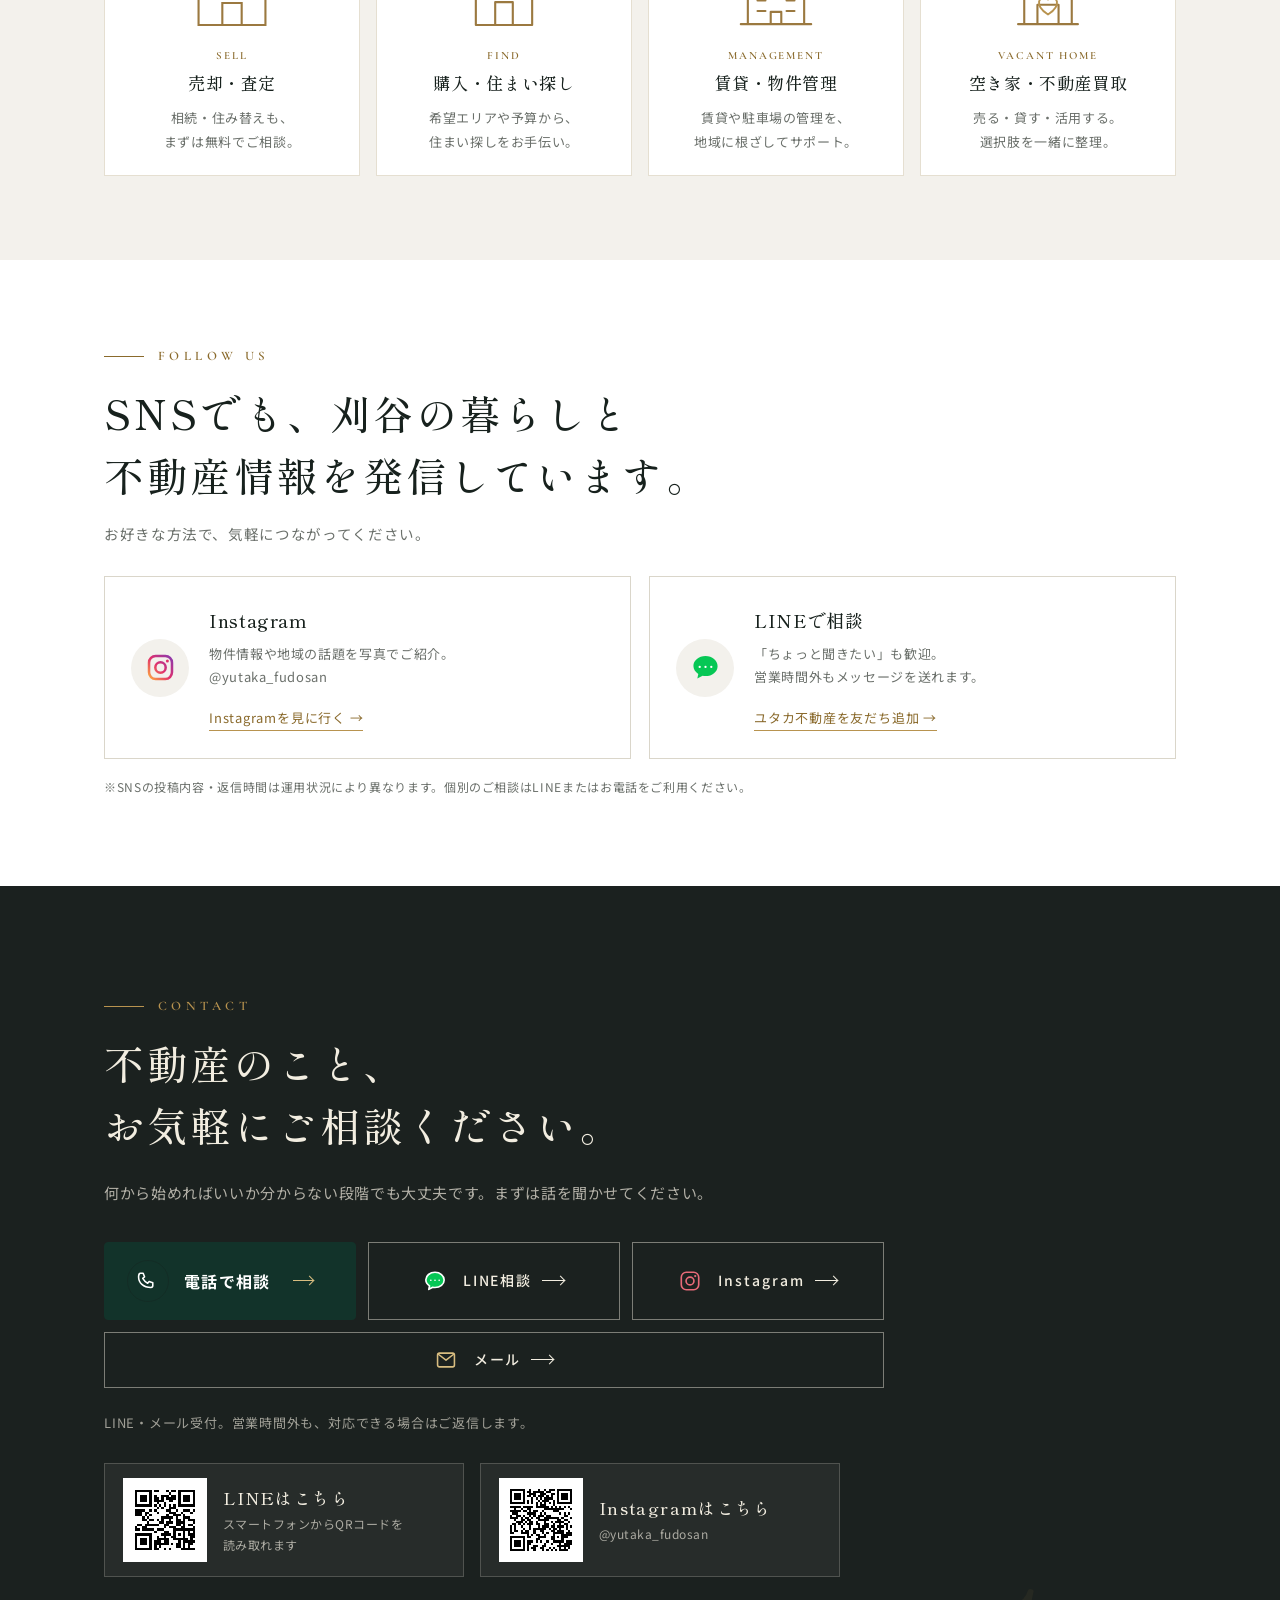
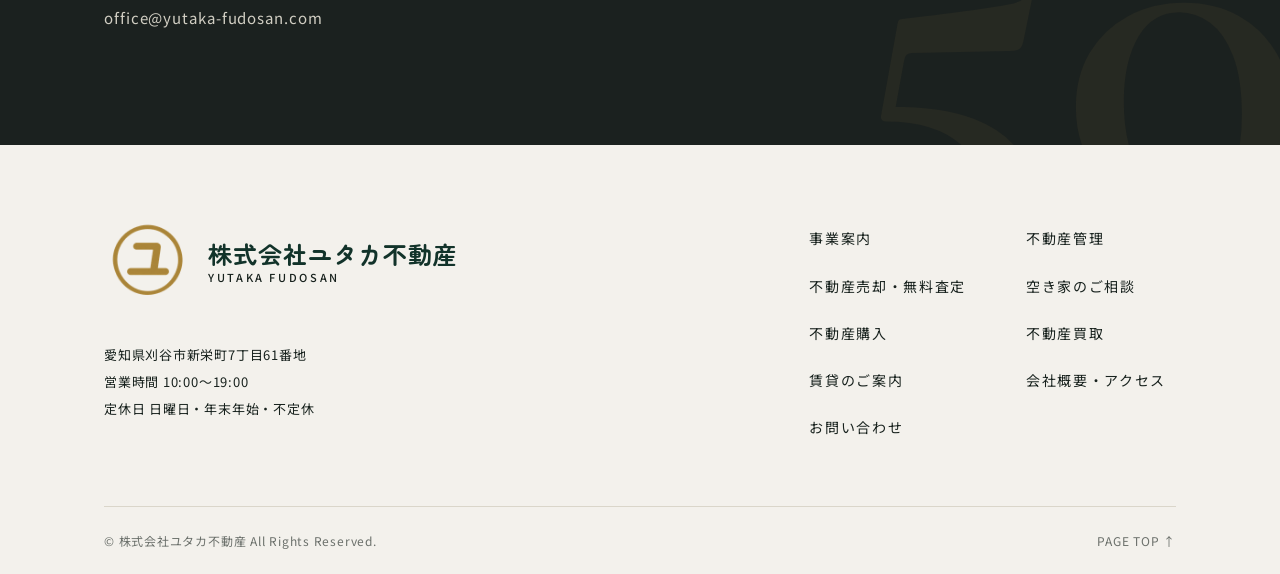
<file: buyout.html>
<!DOCTYPE html>

<html lang="ja">
<head>
<meta charset="utf-8"/>
<meta content="width=device-width, initial-scale=1, viewport-fit=cover" name="viewport"/>
<title>不動産買取のご相談｜刈谷市のユタカ不動産</title>
<link href="/favicon-yutaka.png" rel="icon" sizes="192x192" type="image/png"/>
<link href="/yutaka-mark.png" rel="apple-touch-icon"/>
<meta name="description" content="刈谷市の株式会社ユタカ不動産。不動産買取のご相談も承っています。仲介との違いを整理しながら、ご事情に合った方法をご提案します。"/>
<link href="https://fonts.googleapis.com" rel="preconnect"/><link crossorigin="" href="https://fonts.gstatic.com" rel="preconnect"/>
<link href="https://fonts.googleapis.com/css2?family=Cormorant+Garamond:wght@500;600&amp;family=Shippori+Mincho:wght@500;700&amp;family=Zen+Maru+Gothic:wght@500;700&amp;family=Noto+Sans+JP:wght@400;500;700&amp;display=swap" rel="stylesheet"/>


<link rel="stylesheet" href="/site-58038814.css"/>
<noscript><style>.rv,.eye,.fadeup,.hero .ln>span,.hero .lead,.hero .cta,.hero .note{opacity:1!important;transform:none!important}</style></noscript><link rel="canonical" href="https://yutaka-fudosan.com/buyout.html"/>
<meta property="og:type" content="website"/>
<meta property="og:locale" content="ja_JP"/>
<meta property="og:site_name" content="ユタカ不動産"/>
<meta property="og:title" content="不動産買取のご相談｜刈谷市のユタカ不動産"/>
<meta property="og:description" content="刈谷市の株式会社ユタカ不動産。不動産買取のご相談も承っています。仲介との違いを整理しながら、ご事情に合った方法をご提案します。"/>
<meta property="og:url" content="https://yutaka-fudosan.com/buyout.html"/>
<meta property="og:image" content="https://yutaka-fudosan.com/kariya-historic-street.jpg"/>
<script type="application/ld+json">{"@context": "https://schema.org", "@graph": [{"@type": "WebPage", "@id": "https://yutaka-fudosan.com/buyout.html", "url": "https://yutaka-fudosan.com/buyout.html", "name": "不動産買取のご相談｜刈谷市のユタカ不動産", "isPartOf": {"@id": "https://yutaka-fudosan.com/#website"}}]}</script></head>
<body>
<div id="pg"></div>
<header id="hd"><div class="w">
<a class="logo sf brand-lockup" href="/"><img alt="ユタカ不動産ロゴ" class="brand-mark" src="/yutaka-mark.png" style="background:transparent"/><span class="brand-name">株式会社ユタカ不動産<small>YUTAKA FUDOSAN · KARIYA</small></span></a>
<nav aria-label="メインメニュー" id="site-nav"><a href="/sell.html">不動産売却・無料査定</a><a href="/buy.html">不動産購入</a><a href="/property-management.html">不動産管理</a><a href="/vacant-home.html">空き家</a><a class="on" aria-current="page" href="/buyout.html">不動産買取</a><a href="/shop.html">店舗案内</a><a href="#access">会社概要</a></nav><div class="header-actions"><button aria-controls="site-nav" aria-expanded="false" aria-label="メニューを開く" class="mobile-menu-btn" type="button"><svg aria-hidden="true" viewbox="0 0 24 24"><path d="M4 7h16M4 12h16M4 17h16"></path></svg><span>メニュー</span></button><a aria-label="Instagramを開く" class="head-social ig-head" href="https://www.instagram.com/yutaka_fudosan/" rel="noopener" target="_blank" title="Instagram"><svg aria-hidden="true" viewbox="0 0 24 24"><defs><lineargradient gradientunits="userSpaceOnUse" id="head-ig-grad" x1="2" x2="22" y1="22" y2="2"><stop stop-color="#FFB13D"></stop><stop offset=".48" stop-color="#E1306C"></stop><stop offset="1" stop-color="#833AB4"></stop></lineargradient></defs><rect fill="none" height="19" rx="5.5" stroke="url(#head-ig-grad)" stroke-width="2.1" width="19" x="2.5" y="2.5"></rect><circle cx="12" cy="12" fill="none" r="4.3" stroke="url(#head-ig-grad)" stroke-width="2.1"></circle><circle cx="17.7" cy="6.6" fill="#E1306C" r="1.25"></circle></svg></a><a aria-label="LINEで相談" class="head-social line-head" href="https://lin.ee/W2HbWIG" rel="noopener" target="_blank" title="LINE"><svg aria-hidden="true" viewbox="0 0 24 24"><path d="M12 2.5c-5.55 0-10 3.68-10 8.25 0 2.67 1.58 5.04 4.03 6.55l-.78 3.8 4.34-2.22c.77.16 1.58.25 2.41.25 5.55 0 10-3.68 10-8.25S17.55 2.5 12 2.5Z" fill="#06C755"></path><path d="M7.2 10.55a.95.95 0 1 1 0 1.9.95.95 0 0 1 0-1.9m4.8 0a.95.95 0 1 1 0 1.9.95.95 0 0 1 0-1.9m4.8 0a.95.95 0 1 1 0 1.9.95.95 0 0 1 0-1.9" fill="#fff"></path></svg></a><a aria-label="メールで問い合わせ" class="head-social head-email" href="mailto:office@yutaka-fudosan.com" title="メール"><svg aria-hidden="true" viewbox="0 0 24 24"><rect fill="none" height="15" rx="2" stroke="#12332a" stroke-width="1.8" width="18.4" x="2.8" y="4.5"></rect><path d="m4 6 8 6.2L20 6" fill="none" stroke="#b8934f" stroke-linecap="round" stroke-linejoin="round" stroke-width="1.8"></path></svg></a><a aria-label="電話で相談" class="tel header-phone head-social phone-head" href="tel:0566231758" title="電話で相談"><svg aria-hidden="true" viewbox="0 0 24 24"><path d="M7 3.5h3l1.5 4-2 1.6a15 15 0 0 0 5.4 5.4l1.6-2 4 1.5v3c0 1.1-.9 2-2 2C10.1 19 5 13.9 5 7.5c0-2.2.9-4 2-4Z"></path></svg></a></div>
</div></header>
<main id="top">
<div class="view on" id="v-buyout"><div class="hero sb"><div class="w"><div class="crumb fadeup" style="--i:0"><a href="/">HOME</a> / BUYOUT</div><h1 class="fadeup" style="--i:1">お急ぎのときの、<br>もうひとつの選択肢。</h1><p class="lead fadeup" style="--i:2">不動産買取のご相談も承っています。仲介との違いを整理しながら、ご事情に合った方法をご提案します。</p><div class="cta fadeup" style="--i:3"><a class="btn b1" href="tel:0566231758">電話で相談 0566-23-1758<i></i></a><a class="btn b2" href="https://lin.ee/W2HbWIG">LINEで相談<i></i></a></div><p class="note fadeup" style="--i:4">10:00〜19:00（日曜定休）／LINE・メールは24時間受付</p></div></div><section><div class="w"><div class="sec-h rv"><span class="eye">COMPARE</span><h2>仲介と買取の違い</h2><p class="sub">一般的な傾向です。物件や条件によって異なります。</p></div><div class="tblw rv"><table class="cmp"><tr><th></th><th>仲介</th><th>買取</th></tr><tr><th>買主</th><td>市場で購入希望者を探す</td><td>不動産会社が直接買い取る</td></tr><tr><th>お引き渡しまで</th><td>購入希望者が見つかるまで時間がかかることがある</td><td>比較的早く進めやすい</td></tr><tr><th>価格の傾向</th><td>市場価格で売れる可能性がある</td><td>仲介より低くなる傾向がある</td></tr><tr><th>向いている方</th><td>時間をかけても価格を重視したい</td><td>早さや手間の少なさを重視したい</td></tr></table></div></div></section><section class="alt"><div class="w"><div class="sec-h rv"><span class="eye">FIT</span><h2>買取が向いているケース</h2></div><div class="cards" data-st><div class="cd rv"><b><em>01</em>お急ぎの方</b><span>住み替えや資金の都合で、期限が決まっている。</span></div><div class="cd rv"><b><em>02</em>手間を減らしたい方</b><span>内見や価格交渉などの対応をできるだけ減らしたい。</span></div><div class="cd rv"><b><em>03</em>売りにくい物件</b><span>古い建物など、仲介での売却に不安がある。</span></div></div></div></section><section><div class="w"><div class="sec-h rv"><span class="eye">FLOW</span><h2>ご相談の流れ</h2></div><ol class="steps" data-st><li class="rv"><b>ご相談</b><span>物件の状況とご希望をお聞かせください。</span></li><li class="rv"><b>査定</b><span>買取価格をご提示します。</span></li><li class="rv"><b>条件のご確認</b><span>仲介との違いも踏まえ、納得いくまでご検討ください。</span></li><li class="rv"><b>売買契約・お引き渡し</b><span>手続きを進め、お引き渡しします。</span></li></ol></div></section><section style="padding:56px 0"><div class="w"><div class="band rv"><p>高く売ることを優先したい方は、売却（仲介）もご検討ください。</p><a class="btn b3" href="/sell.html">不動産売却を見る<i></i></a></div></div></section><section><div class="w"><div class="sec-h rv"><span class="eye">FAQ</span><h2>買取のよくある質問</h2></div><div class="faq rv"><div class="q"><button aria-expanded="false">買取と仲介、どちらがよいか分かりません。</button><div class="a"><div><p>ご事情をお聞きして、両方の選択肢を比べながらご提案します。</p></div></div></div><div class="q"><button aria-expanded="false">まず金額だけ知りたいのですが。</button><div class="a"><div><p>お気軽にご相談ください。査定・売却相談は無料です。</p></div></div></div></div></div></section><section class="alt"><div class="w"><div class="sec-h rv"><span class="eye">MORE</span><h2>ほかのご相談</h2></div><div class="more rv"><a href="/sell.html">不動産売却・無料査定</a><a href="/buy.html">不動産購入</a><a href="/property-management.html">不動産管理</a><a href="/vacant-home.html">空き家のご相談</a><a href="/shop.html">店舗のご案内</a><a href="/">トップページ</a></div></div></section></div>
<section class="alt" id="access"><div class="w">
<div class="sec-h rv"><span class="eye">COMPANY</span><h2>会社概要・アクセス</h2></div>
<div class="two" style="align-items:start">
<div class="tblw rv"><table>
<tr><th>会社名</th><td>株式会社ユタカ不動産</td></tr>
<tr><th>所在地</th><td>愛知県刈谷市新栄町7丁目61番地</td></tr>
<tr><th>電話／FAX</th><td><a href="tel:0566231758">0566-23-1758</a>／0566-24-7621</td></tr>
<tr><th>代表者</th><td>酒井 晶久</td></tr>
<tr><th>免許番号</th><td>愛知県知事（3）第22978号</td></tr>
<tr><th>営業時間</th><td>10:00〜19:00</td></tr>
<tr><th>定休日</th><td>日曜日・年末年始・不定休</td></tr>
<tr><th>所属団体</th><td>公益社団法人 愛知県宅地建物取引業協会 会員</td></tr>
</table></div>
<div class="rv" style="--d:.15s">
<p class="sf" style="font-size:19px;margin:0 0 6px;letter-spacing:.06em">名鉄三河線「刈谷市駅」より徒歩約7分</p>
<p style="color:var(--mu);font-size:14px;margin:0 0 22px">お車の方は、お客様用駐車場の8番・9番をご利用ください（前向き駐車）。</p>
<div aria-label="ご相談スペース" class="frame room" role="img" style="margin-bottom:34px;aspect-ratio:4/3"></div>
<a class="btn b3" href="https://www.google.com/maps/search/?api=1&amp;query=%E6%A0%AA%E5%BC%8F%E4%BC%9A%E7%A4%BE%E3%83%A6%E3%82%BF%E3%82%AB%E4%B8%8D%E5%8B%95%E7%94%A3+%E5%88%88%E8%B0%B7%E5%B8%82" style="width:100%">Googleマップで開く<i></i></a>
</div></div></div></section>
<section aria-labelledby="guide-title" class="visual-guide">
<div class="w">
<div class="sec-h rv"><span class="eye">HOW WE HELP</span><h2 id="guide-title">不動産のお悩みを、<br/>ひとつずつ整理します。</h2><p class="sub" style="margin:0 auto">ご相談内容に合わせて、次の一歩を一緒に考えます。</p></div>
<div class="vg-grid">
<article class="vg-card rv"><svg aria-hidden="true" class="vg-ill" fill="none" viewbox="0 0 100 82"><path d="M12 40 50 10l38 30v34H12V40Z" stroke="currentColor" stroke-width="2.4"></path><path d="M39 74V49h22v25M22 43h9m38 0h9M19 31l31-24 31 24" stroke="currentColor" stroke-linecap="round" stroke-width="2.4"></path><path d="M70 15v12" stroke="#b8934f" stroke-width="3"></path></svg><span class="vg-tag">SELL</span><h3>売却・査定</h3><p>相続・住み替えも、<br/>まずは無料でご相談。</p></article>
<article class="vg-card rv"><svg aria-hidden="true" class="vg-ill" fill="none" viewbox="0 0 100 82"><path d="M10 36 50 8l40 28M18 34v40h64V34M40 74V48h20v26" stroke="currentColor" stroke-linecap="round" stroke-linejoin="round" stroke-width="2.4"></path><circle cx="70" cy="24" r="7" stroke="#b8934f" stroke-width="2.4"></circle><path d="M70 20v8m-4-4h8" stroke="#b8934f" stroke-width="1.8"></path></svg><span class="vg-tag">FIND</span><h3>購入・住まい探し</h3><p>希望エリアや予算から、<br/>住まい探しをお手伝い。</p></article>
<article class="vg-card rv"><svg aria-hidden="true" class="vg-ill" fill="none" viewbox="0 0 100 82"><path d="M18 73V24l32-13 32 13v49M10 73h80M29 34h9m-9 12h9m-9 12h9m24-24h9m-9 12h9m-9 12h9M44 73V59h12v14" stroke="currentColor" stroke-linecap="round" stroke-linejoin="round" stroke-width="2.4"></path><path d="M50 11V4" stroke="#b8934f" stroke-width="2.4"></path></svg><span class="vg-tag">MANAGEMENT</span><h3>賃貸・物件管理</h3><p>賃貸や駐車場の管理を、<br/>地域に根ざしてサポート。</p></article>
<article class="vg-card rv"><svg aria-hidden="true" class="vg-ill" fill="none" viewbox="0 0 100 82"><path d="M16 73h68M23 73V38l27-20 27 20v35M38 73V51h24v22" stroke="currentColor" stroke-linecap="round" stroke-linejoin="round" stroke-width="2.4"></path><path d="M50 45c-10-7-17 7 0 17 17-10 10-24 0-17Z" stroke="#b8934f" stroke-linejoin="round" stroke-width="2.2"></path><path d="M18 29c-5-5-5-10 0-14m64 14c5-5 5-10 0-14" stroke="currentColor" stroke-linecap="round" stroke-width="2"></path></svg><span class="vg-tag">VACANT HOME</span><h3>空き家・不動産買取</h3><p>売る・貸す・活用する。<br/>選択肢を一緒に整理。</p></article>
</div>
</div>
</section>
<section aria-labelledby="social-title" class="social-guide">
<div class="w">
<div class="social-head"><div class="sec-h rv"><span class="eye">FOLLOW US</span><h2 id="social-title">SNSでも、刈谷の暮らしと<br/>不動産情報を発信しています。</h2><p class="sub">お好きな方法で、気軽につながってください。</p></div></div>
<div class="social-grid">
<article class="social-card rv"><span aria-hidden="true" class="social-icon"><svg aria-hidden="true" viewbox="0 0 24 24"><defs><lineargradient gradientunits="userSpaceOnUse" id="ig-brand" x1="2" x2="22" y1="22" y2="2"><stop stop-color="#FFB13D"></stop><stop offset=".48" stop-color="#E1306C"></stop><stop offset="1" stop-color="#833AB4"></stop></lineargradient></defs><rect fill="none" height="19" rx="5.5" stroke="url(#ig-brand)" stroke-width="2.1" width="19" x="2.5" y="2.5"></rect><circle cx="12" cy="12" fill="none" r="4.3" stroke="url(#ig-brand)" stroke-width="2.1"></circle><circle cx="17.7" cy="6.6" fill="#E1306C" r="1.25"></circle></svg></span><div><h3>Instagram</h3><p>物件情報や地域の話題を写真でご紹介。<br/>@yutaka_fudosan</p><a class="social-link" href="https://www.instagram.com/yutaka_fudosan/" rel="noopener" target="_blank">Instagramを見に行く →</a></div></article>
<article class="social-card rv"><span aria-hidden="true" class="social-icon"><svg aria-hidden="true" viewbox="0 0 24 24"><path d="M12 2.5c-5.55 0-10 3.68-10 8.25 0 2.67 1.58 5.04 4.03 6.55l-.78 3.8 4.34-2.22c.77.16 1.58.25 2.41.25 5.55 0 10-3.68 10-8.25S17.55 2.5 12 2.5Z" fill="#06C755"></path><path d="M7.2 10.55a.95.95 0 1 1 0 1.9.95.95 0 0 1 0-1.9m4.8 0a.95.95 0 1 1 0 1.9.95.95 0 0 1 0-1.9m4.8 0a.95.95 0 1 1 0 1.9.95.95 0 0 1 0-1.9" fill="#fff"></path></svg></span><div><h3>LINEで相談</h3><p>「ちょっと聞きたい」も歓迎。<br/>営業時間外もメッセージを送れます。</p><a class="social-link" href="https://lin.ee/W2HbWIG" rel="noopener" target="_blank">ユタカ不動産を友だち追加 →</a></div></article>
</div>
<p class="social-note">※SNSの投稿内容・返信時間は運用状況により異なります。個別のご相談はLINEまたはお電話をご利用ください。</p>
</div>
</section>
<section class="fin" id="contact"><div class="w rv"><div class="fin-in">
<span class="eye">CONTACT</span><h2>不動産のこと、<br/>お気軽にご相談ください。</h2>
<p class="fl">何から始めればいいか分からない段階でも大丈夫です。まずは話を聞かせてください。</p>
<div class="ct">
<a aria-label="電話で相談する" class="btn b1 first phone-cta" href="tel:0566231758"><span aria-hidden="true" class="phone-mark"><svg aria-hidden="true" class="contact-icon phone-icon" viewbox="0 0 24 24"><path d="M7 3.5h3l1.5 4-2 1.6a15 15 0 0 0 5.4 5.4l1.6-2 4 1.5v3c0 1.1-.9 2-2 2C10.1 19 5 13.9 5 7.5c0-2.2.9-4 2-4Z"></path></svg></span><span class="phone-copy"><b>電話で相談</b></span><i></i></a>
<a class="btn b2" href="https://lin.ee/W2HbWIG"><svg aria-hidden="true" class="contact-icon line-icon" viewbox="0 0 24 24"><path d="M12 2.5c-5.55 0-10 3.68-10 8.25 0 2.67 1.58 5.04 4.03 6.55l-.78 3.8 4.34-2.22c.77.16 1.58.25 2.41.25 5.55 0 10-3.68 10-8.25S17.55 2.5 12 2.5Z"></path><path d="M7.4 11.2h.1m4.45 0h.1m4.45 0h.1"></path></svg>LINE相談<i></i></a>
<a class="btn b2" href="https://www.instagram.com/yutaka_fudosan/"><svg aria-hidden="true" class="contact-icon insta-icon" viewbox="0 0 24 24"><rect height="19" rx="5.5" width="19" x="2.5" y="2.5"></rect><circle cx="12" cy="12" r="4.3"></circle><circle class="insta-dot" cx="17.7" cy="6.6" r="1.25"></circle></svg>Instagram<i></i></a>
<a class="btn b2 wide" href="mailto:office@yutaka-fudosan.com"><svg aria-hidden="true" class="contact-icon mail-icon" viewbox="0 0 24 24"><rect height="15" rx="2" width="18.4" x="2.8" y="4.5"></rect><path d="m4 6 8 6.2L20 6"></path></svg>メール<i></i></a>
</div>
<p class="note2">LINE・メール受付。営業時間外も、対応できる場合はご返信します。</p>
<div class="qrs">
<a class="qr" href="https://lin.ee/W2HbWIG"><svg aria-label="LINEのQRコード" role="img" shape-rendering="crispEdges" viewbox="0 0 35 35"><rect fill="#fff" height="35" width="35"></rect><path d="M5 5h7v1h-7zM13 5h2v1h-2zM18 5h1v1h-1zM20 5h2v1h-2zM23 5h7v1h-7zM5 6h1v1h-1zM11 6h1v1h-1zM19 6h1v1h-1zM23 6h1v1h-1zM29 6h1v1h-1zM5 7h1v1h-1zM7 7h3v1h-3zM11 7h1v1h-1zM13 7h1v1h-1zM16 7h3v1h-3zM20 7h2v1h-2zM23 7h1v1h-1zM25 7h3v1h-3zM29 7h1v1h-1zM5 8h1v1h-1zM7 8h3v1h-3zM11 8h1v1h-1zM13 8h2v1h-2zM16 8h1v1h-1zM18 8h4v1h-4zM23 8h1v1h-1zM25 8h3v1h-3zM29 8h1v1h-1zM5 9h1v1h-1zM7 9h3v1h-3zM11 9h1v1h-1zM13 9h4v1h-4zM19 9h2v1h-2zM23 9h1v1h-1zM25 9h3v1h-3zM29 9h1v1h-1zM5 10h1v1h-1zM11 10h1v1h-1zM14 10h1v1h-1zM17 10h1v1h-1zM23 10h1v1h-1zM29 10h1v1h-1zM5 11h7v1h-7zM13 11h1v1h-1zM15 11h1v1h-1zM17 11h1v1h-1zM19 11h1v1h-1zM21 11h1v1h-1zM23 11h7v1h-7zM14 12h1v1h-1zM16 12h1v1h-1zM19 12h3v1h-3zM5 13h4v1h-4zM11 13h1v1h-1zM13 13h1v1h-1zM18 13h2v1h-2zM22 13h1v1h-1zM25 13h3v1h-3zM29 13h1v1h-1zM5 14h3v1h-3zM9 14h2v1h-2zM14 14h1v1h-1zM19 14h3v1h-3zM24 14h1v1h-1zM28 14h1v1h-1zM5 15h3v1h-3zM9 15h1v1h-1zM11 15h1v1h-1zM18 15h1v1h-1zM21 15h3v1h-3zM25 15h1v1h-1zM8 16h1v1h-1zM10 16h1v1h-1zM16 16h5v1h-5zM22 16h1v1h-1zM25 16h3v1h-3zM8 17h2v1h-2zM11 17h2v1h-2zM14 17h1v1h-1zM16 17h1v1h-1zM19 17h1v1h-1zM22 17h2v1h-2zM25 17h1v1h-1zM27 17h3v1h-3zM10 18h1v1h-1zM15 18h2v1h-2zM18 18h3v1h-3zM22 18h4v1h-4zM29 18h1v1h-1zM6 19h2v1h-2zM9 19h6v1h-6zM17 19h2v1h-2zM22 19h2v1h-2zM25 19h1v1h-1zM27 19h2v1h-2zM5 20h1v1h-1zM8 20h2v1h-2zM17 20h1v1h-1zM19 20h3v1h-3zM24 20h2v1h-2zM29 20h1v1h-1zM5 21h2v1h-2zM8 21h5v1h-5zM14 21h3v1h-3zM21 21h9v1h-9zM13 22h1v1h-1zM17 22h2v1h-2zM21 22h1v1h-1zM25 22h1v1h-1zM27 22h1v1h-1zM29 22h1v1h-1zM5 23h7v1h-7zM16 23h4v1h-4zM21 23h1v1h-1zM23 23h1v1h-1zM25 23h1v1h-1zM27 23h3v1h-3zM5 24h1v1h-1zM11 24h1v1h-1zM14 24h1v1h-1zM17 24h1v1h-1zM20 24h2v1h-2zM25 24h1v1h-1zM28 24h2v1h-2zM5 25h1v1h-1zM7 25h3v1h-3zM11 25h1v1h-1zM14 25h5v1h-5zM21 25h6v1h-6zM28 25h1v1h-1zM5 26h1v1h-1zM7 26h3v1h-3zM11 26h1v1h-1zM13 26h3v1h-3zM17 26h2v1h-2zM23 26h1v1h-1zM25 26h5v1h-5zM5 27h1v1h-1zM7 27h3v1h-3zM11 27h1v1h-1zM13 27h6v1h-6zM20 27h1v1h-1zM22 27h2v1h-2zM25 27h1v1h-1zM27 27h2v1h-2zM5 28h1v1h-1zM11 28h1v1h-1zM13 28h1v1h-1zM15 28h1v1h-1zM22 28h2v1h-2zM25 28h1v1h-1zM27 28h1v1h-1zM5 29h7v1h-7zM13 29h2v1h-2zM17 29h1v1h-1zM19 29h1v1h-1zM24 29h6v1h-6z" fill="#000"></path></svg><div><b>LINEはこちら</b><span>スマートフォンからQRコードを読み取れます</span></div></a>
<a class="qr" href="https://www.instagram.com/yutaka_fudosan/"><svg aria-label="InstagramのQRコード" role="img" shape-rendering="crispEdges" viewbox="0 0 39 39"><rect fill="#fff" height="39" width="39"></rect><path d="M5 5h7v1h-7zM14 5h1v1h-1zM18 5h1v1h-1zM21 5h1v1h-1zM23 5h3v1h-3zM27 5h7v1h-7zM5 6h1v1h-1zM11 6h1v1h-1zM13 6h2v1h-2zM16 6h5v1h-5zM22 6h2v1h-2zM27 6h1v1h-1zM33 6h1v1h-1zM5 7h1v1h-1zM7 7h3v1h-3zM11 7h1v1h-1zM14 7h3v1h-3zM19 7h3v1h-3zM24 7h2v1h-2zM27 7h1v1h-1zM29 7h3v1h-3zM33 7h1v1h-1zM5 8h1v1h-1zM7 8h3v1h-3zM11 8h1v1h-1zM13 8h2v1h-2zM16 8h1v1h-1zM18 8h3v1h-3zM22 8h1v1h-1zM24 8h1v1h-1zM27 8h1v1h-1zM29 8h3v1h-3zM33 8h1v1h-1zM5 9h1v1h-1zM7 9h3v1h-3zM11 9h1v1h-1zM15 9h1v1h-1zM17 9h1v1h-1zM19 9h1v1h-1zM21 9h4v1h-4zM27 9h1v1h-1zM29 9h3v1h-3zM33 9h1v1h-1zM5 10h1v1h-1zM11 10h1v1h-1zM13 10h1v1h-1zM15 10h1v1h-1zM18 10h1v1h-1zM20 10h3v1h-3zM25 10h1v1h-1zM27 10h1v1h-1zM33 10h1v1h-1zM5 11h7v1h-7zM13 11h1v1h-1zM15 11h1v1h-1zM17 11h1v1h-1zM19 11h1v1h-1zM21 11h1v1h-1zM23 11h1v1h-1zM25 11h1v1h-1zM27 11h7v1h-7zM17 12h1v1h-1zM19 12h3v1h-3zM25 12h1v1h-1zM5 13h5v1h-5zM11 13h5v1h-5zM17 13h6v1h-6zM24 13h1v1h-1zM26 13h1v1h-1zM28 13h1v1h-1zM30 13h1v1h-1zM32 13h1v1h-1zM7 14h1v1h-1zM10 14h1v1h-1zM13 14h2v1h-2zM21 14h9v1h-9zM33 14h1v1h-1zM5 15h5v1h-5zM11 15h2v1h-2zM14 15h1v1h-1zM16 15h2v1h-2zM20 15h1v1h-1zM25 15h3v1h-3zM6 16h3v1h-3zM13 16h4v1h-4zM19 16h1v1h-1zM21 16h1v1h-1zM28 16h1v1h-1zM30 16h1v1h-1zM32 16h1v1h-1zM5 17h1v1h-1zM8 17h2v1h-2zM11 17h1v1h-1zM14 17h1v1h-1zM16 17h1v1h-1zM18 17h3v1h-3zM22 17h2v1h-2zM30 17h2v1h-2zM5 18h4v1h-4zM10 18h1v1h-1zM12 18h2v1h-2zM15 18h1v1h-1zM17 18h2v1h-2zM21 18h7v1h-7zM29 18h1v1h-1zM33 18h1v1h-1zM7 19h1v1h-1zM10 19h2v1h-2zM13 19h2v1h-2zM18 19h5v1h-5zM27 19h2v1h-2zM30 19h2v1h-2zM8 20h3v1h-3zM12 20h1v1h-1zM14 20h2v1h-2zM17 20h1v1h-1zM21 20h1v1h-1zM24 20h1v1h-1zM26 20h4v1h-4zM32 20h1v1h-1zM6 21h2v1h-2zM9 21h1v1h-1zM11 21h1v1h-1zM13 21h3v1h-3zM17 21h2v1h-2zM21 21h2v1h-2zM25 21h1v1h-1zM28 21h1v1h-1zM30 21h2v1h-2zM5 22h1v1h-1zM7 22h1v1h-1zM10 22h1v1h-1zM14 22h1v1h-1zM18 22h1v1h-1zM20 22h3v1h-3zM24 22h2v1h-2zM27 22h3v1h-3zM31 22h1v1h-1zM33 22h1v1h-1zM5 23h1v1h-1zM7 23h1v1h-1zM11 23h1v1h-1zM14 23h1v1h-1zM16 23h6v1h-6zM23 23h1v1h-1zM25 23h2v1h-2zM28 23h1v1h-1zM31 23h1v1h-1zM5 24h1v1h-1zM7 24h2v1h-2zM10 24h1v1h-1zM12 24h2v1h-2zM16 24h1v1h-1zM19 24h2v1h-2zM24 24h2v1h-2zM27 24h3v1h-3zM32 24h1v1h-1zM5 25h2v1h-2zM10 25h4v1h-4zM16 25h1v1h-1zM20 25h1v1h-1zM22 25h1v1h-1zM25 25h5v1h-5zM31 25h3v1h-3zM13 26h1v1h-1zM15 26h1v1h-1zM17 26h2v1h-2zM21 26h1v1h-1zM25 26h1v1h-1zM29 26h5v1h-5zM5 27h7v1h-7zM13 27h2v1h-2zM18 27h4v1h-4zM24 27h2v1h-2zM27 27h1v1h-1zM29 27h3v1h-3zM5 28h1v1h-1zM11 28h1v1h-1zM17 28h2v1h-2zM24 28h2v1h-2zM29 28h1v1h-1zM5 29h1v1h-1zM7 29h3v1h-3zM11 29h1v1h-1zM13 29h3v1h-3zM17 29h1v1h-1zM19 29h1v1h-1zM22 29h1v1h-1zM25 29h5v1h-5zM31 29h3v1h-3zM5 30h1v1h-1zM7 30h3v1h-3zM11 30h1v1h-1zM13 30h2v1h-2zM21 30h1v1h-1zM24 30h1v1h-1zM28 30h1v1h-1zM30 30h4v1h-4zM5 31h1v1h-1zM7 31h3v1h-3zM11 31h1v1h-1zM13 31h1v1h-1zM16 31h2v1h-2zM20 31h2v1h-2zM27 31h6v1h-6zM5 32h1v1h-1zM11 32h1v1h-1zM13 32h1v1h-1zM15 32h2v1h-2zM19 32h2v1h-2zM23 32h1v1h-1zM25 32h1v1h-1zM28 32h1v1h-1zM30 32h1v1h-1zM32 32h1v1h-1zM5 33h7v1h-7zM13 33h1v1h-1zM16 33h1v1h-1zM20 33h1v1h-1zM22 33h1v1h-1zM24 33h1v1h-1zM26 33h1v1h-1zM28 33h4v1h-4z" fill="#000"></path></svg><div><b>Instagramはこちら</b><span>@yutaka_fudosan</span></div></a>
</div>
<a class="mail" href="mailto:office@yutaka-fudosan.com">office@yutaka-fudosan.com</a>
</div></div></section>
</main>
<footer class="ft"><div class="w">
<div class="ft-top">
<div class="ft-brand"><a class="brand" href="/"><img alt="株式会社ユタカ不動産 ロゴ" class="mark footer-brand-mark" src="/yutaka-mark.png" style="background:transparent"/><span class="nm"><b>株式会社ユタカ不動産</b><small>YUTAKA FUDOSAN</small></span></a>
<p>愛知県刈谷市新栄町7丁目61番地<br/>営業時間 10:00〜19:00<br/>定休日 日曜日・年末年始・不定休</p></div>
<nav aria-label="フッターメニュー" class="ft-nav"><a href="/">事業案内</a><a href="/property-management.html">不動産管理</a><a href="/sell.html">不動産売却・無料査定</a><a href="/vacant-home.html">空き家のご相談</a><a href="/buy.html">不動産購入</a><a href="/buyout.html">不動産買取</a><a href="/property-management.html">賃貸のご案内</a><a href="#access">会社概要・アクセス</a><a href="#contact">お問い合わせ</a></nav>
</div>
<div class="ft-bot"><span>© 株式会社ユタカ不動産 All Rights Reserved.</span><a href="#top">PAGE TOP <i>↑</i></a></div>
</div></footer>
<div class="bar" id="bar"><a class="t" href="tel:0566231758">電話で相談</a><a class="l" href="https://lin.ee/W2HbWIG">LINE</a><a class="s" href="/sell.html">無料査定</a></div>

<script src="/site-0e365b4b.js"></script></body>
</html>
</file>
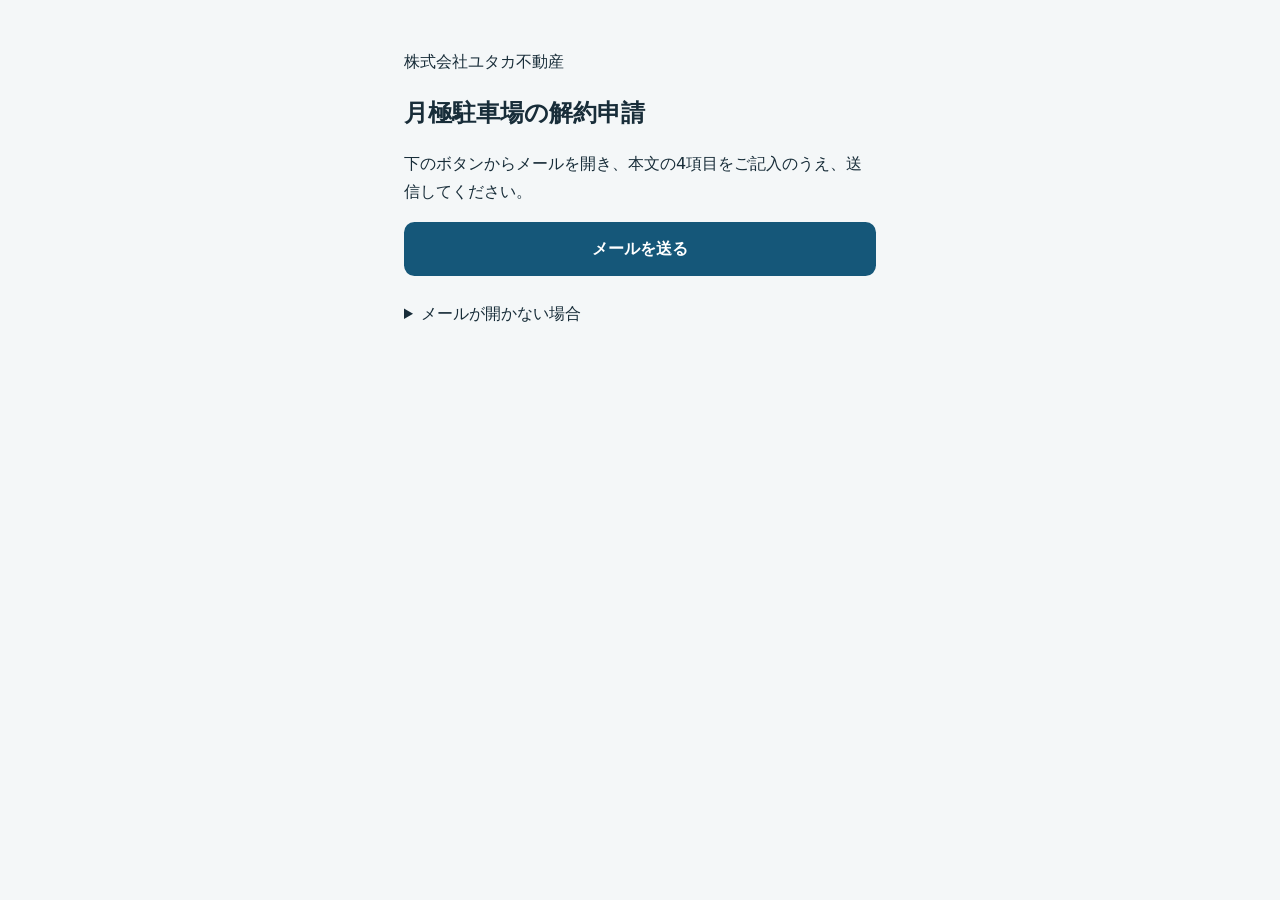
<file: parking-cancellation.html>
<!doctype html><html lang="ja"><meta charset="utf-8"><meta name="viewport" content="width=device-width,initial-scale=1"><meta name="robots" content="noindex"><title>月極駐車場の解約申請｜ユタカ不動産</title><style>*{box-sizing:border-box}body{margin:0;background:#f4f7f8;color:#182d39;font:16px/1.75 system-ui,sans-serif}main{max-width:32rem;margin:auto;padding:2rem 1.25rem}h1{font-size:1.5rem}a{display:block;padding:.8rem;background:#155779;border-radius:.65rem;color:white;text-align:center;text-decoration:none;font-weight:bold}details{margin-top:1.5rem}pre{font:inherit;white-space:pre-wrap}</style><main><p>株式会社ユタカ不動産</p><h1>月極駐車場の解約申請</h1><p>下のボタンからメールを開き、本文の4項目をご記入のうえ、送信してください。</p><a href="mailto:office@yutaka-fudosan.com?subject=%E6%9C%88%E6%A5%B5%E9%A7%90%E8%BB%8A%E5%A0%B4%20%E8%A7%A3%E7%B4%84%E7%94%B3%E8%AB%8B&amp;body=%E6%9C%88%E6%A5%B5%E9%A7%90%E8%BB%8A%E5%A0%B4%E3%81%AE%E8%A7%A3%E7%B4%84%E3%82%92%E7%94%B3%E8%AB%8B%E3%81%97%E3%81%BE%E3%81%99%E3%80%82%0D%0A%0D%0A%E3%81%94%E5%A5%91%E7%B4%84%E8%80%85%E5%90%8D%EF%BC%9A%0D%0A%E9%A7%90%E8%BB%8A%E5%A0%B4%E5%90%8D%EF%BC%9A%0D%0A%E5%8C%BA%E7%94%BB%E7%95%AA%E5%8F%B7%EF%BC%9A%0D%0A%E8%A7%A3%E7%B4%84%E5%B8%8C%E6%9C%9B%E6%9C%88%EF%BC%9A%E3%80%80%E3%80%80%E3%80%80%E5%B9%B4%E3%80%80%E3%80%80%E6%9C%88%E6%9C%AB">メールを送る</a><details><summary>メールが開かない場合</summary><p>次の内容をコピーしてお送りください。</p><p>宛先　office@yutaka-fudosan.com<br>件名　月極駐車場 解約申請</p><pre>月極駐車場の解約を申請します。

ご契約者名：
駐車場名：
区画番号：
解約希望月：　　　年　　月末</pre></details></main></html>
</file>
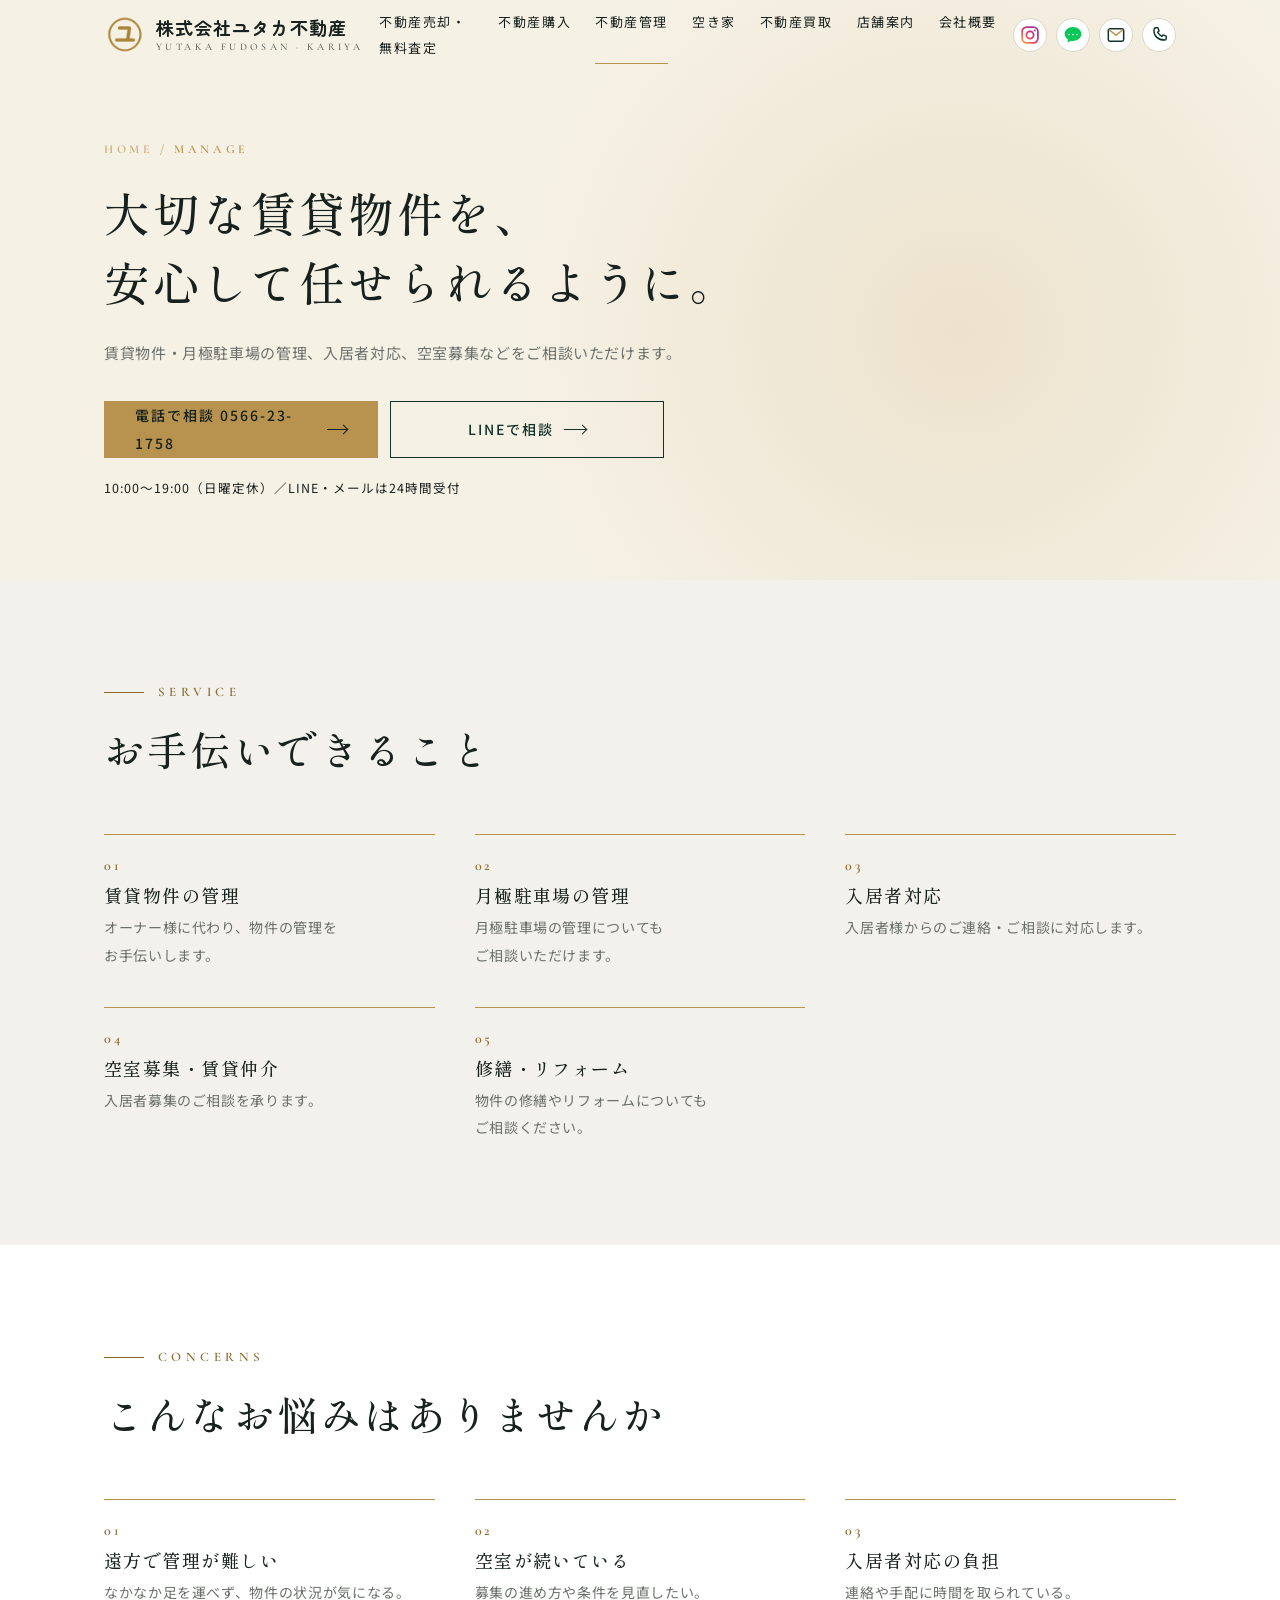
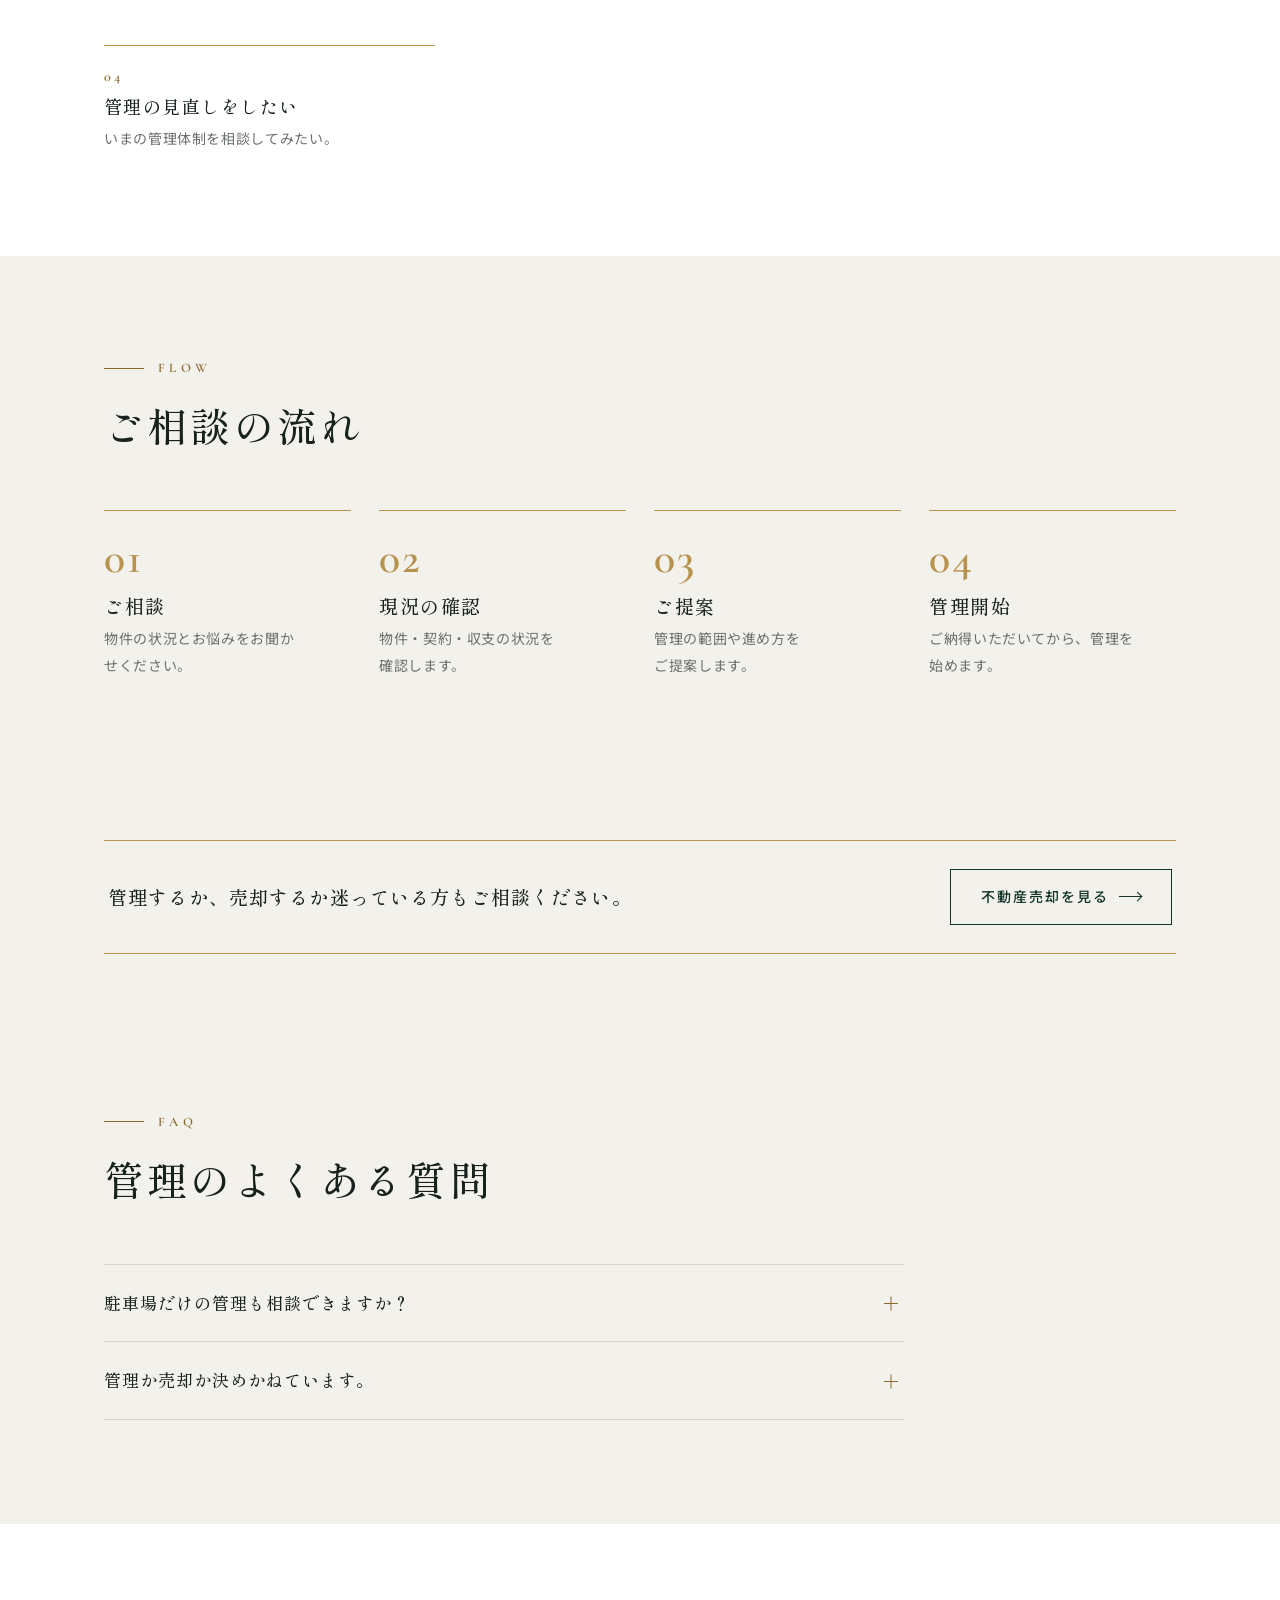
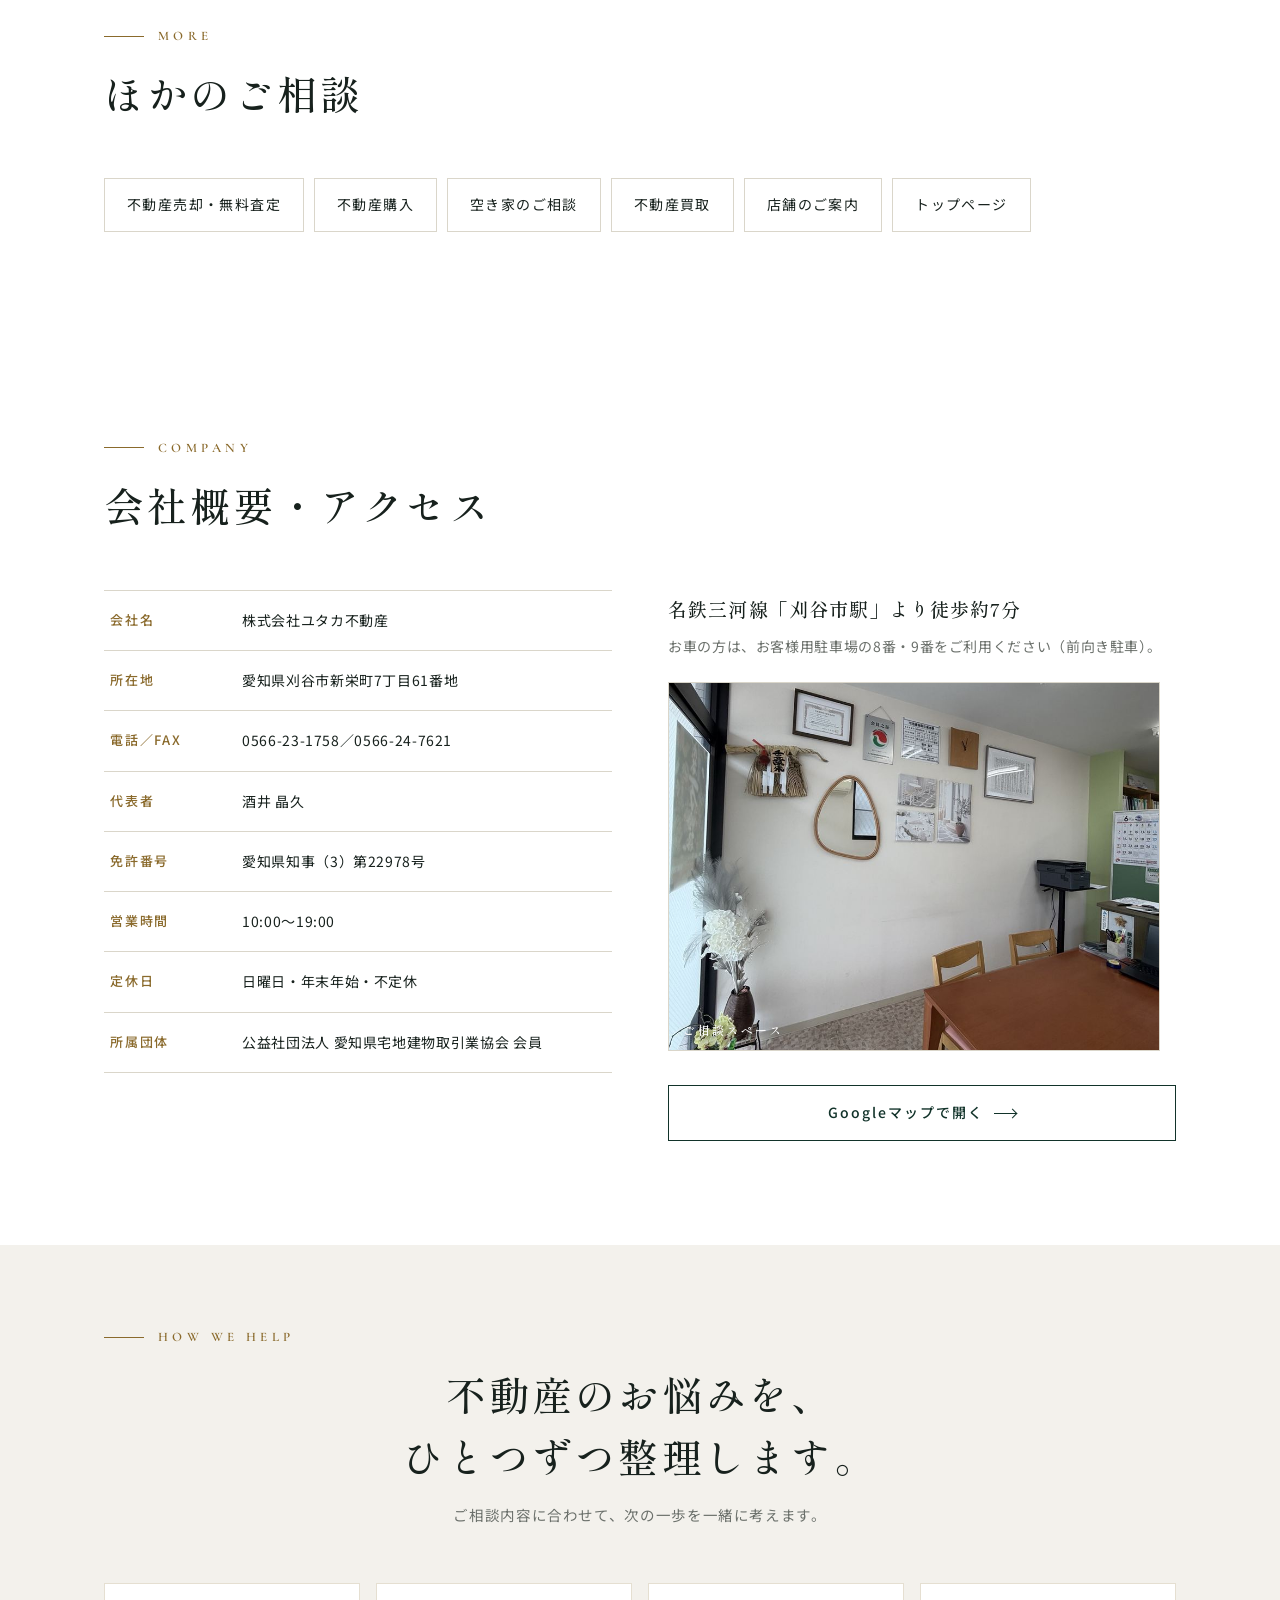
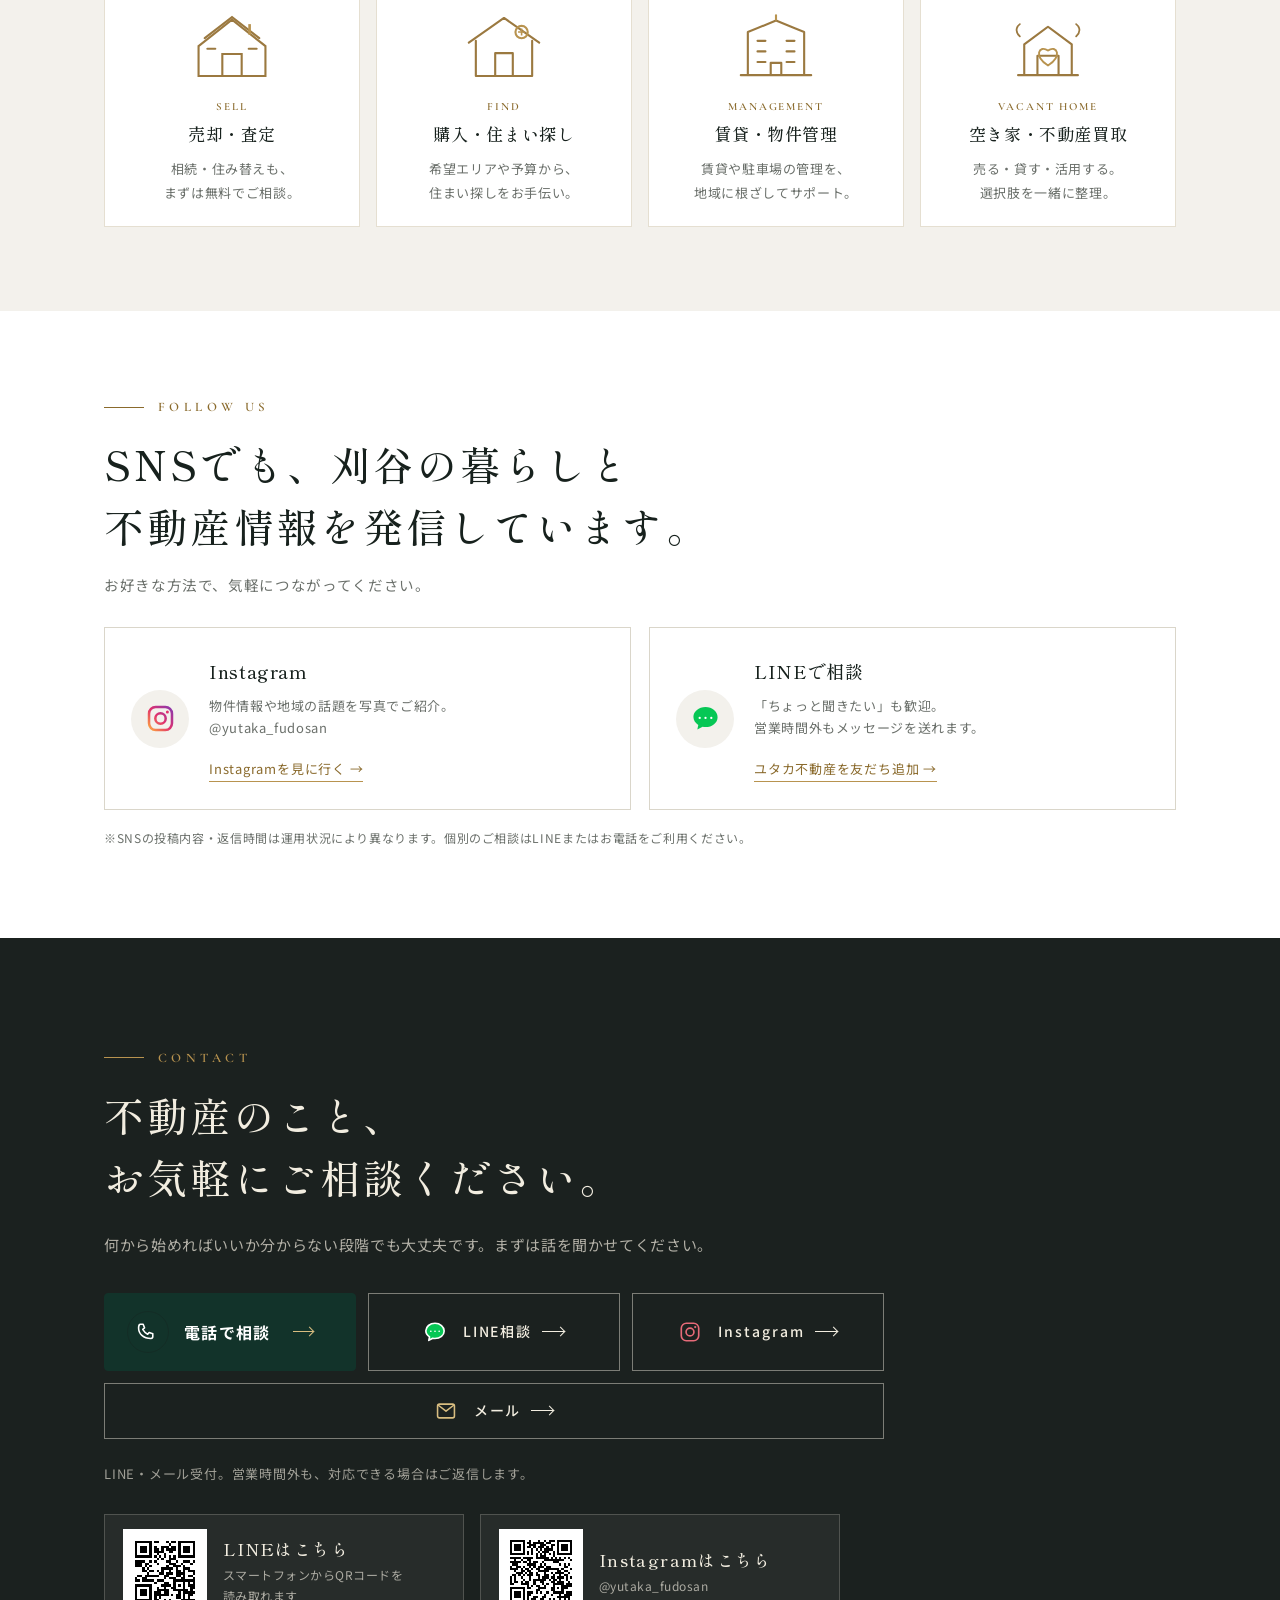
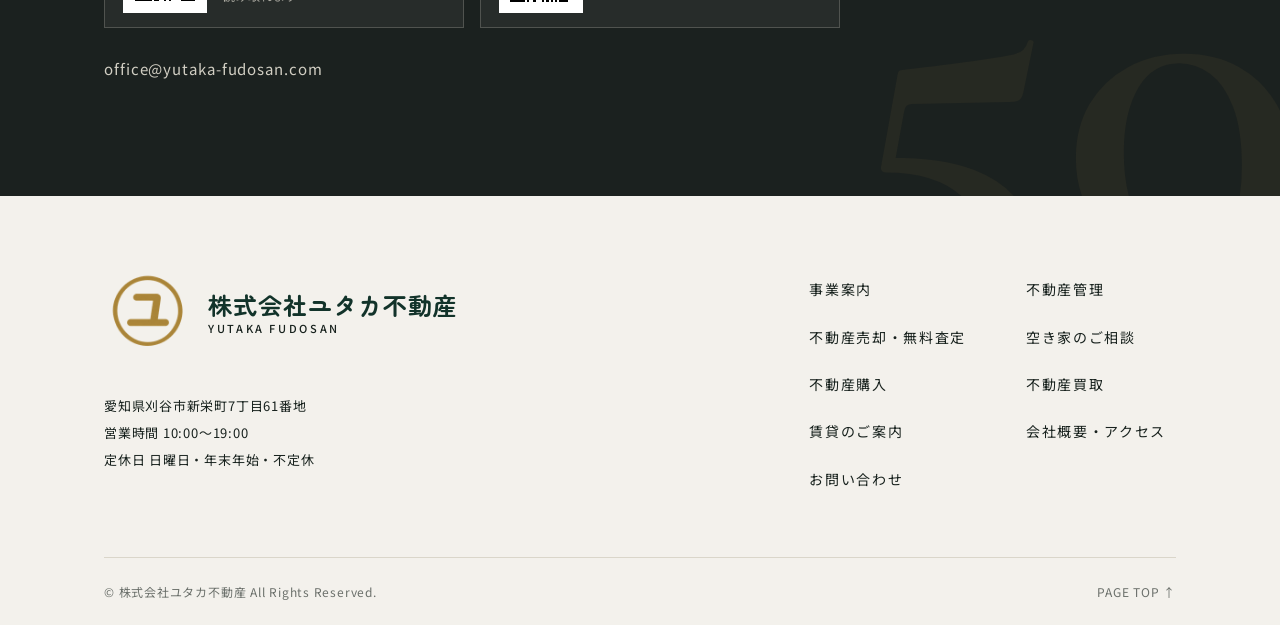
<file: property-management.html>
<!DOCTYPE html>

<html lang="ja">
<head>
<meta charset="utf-8"/>
<meta content="width=device-width, initial-scale=1, viewport-fit=cover" name="viewport"/>
<title>不動産管理｜刈谷市のユタカ不動産</title>
<link href="/favicon-yutaka.png" rel="icon" sizes="192x192" type="image/png"/>
<link href="/yutaka-mark.png" rel="apple-touch-icon"/>
<meta name="description" content="刈谷市の株式会社ユタカ不動産。賃貸物件・月極駐車場の管理、入居者対応、空室募集などをご相談いただけます。"/>
<link href="https://fonts.googleapis.com" rel="preconnect"/><link crossorigin="" href="https://fonts.gstatic.com" rel="preconnect"/>
<link href="https://fonts.googleapis.com/css2?family=Cormorant+Garamond:wght@500;600&amp;family=Shippori+Mincho:wght@500;700&amp;family=Zen+Maru+Gothic:wght@500;700&amp;family=Noto+Sans+JP:wght@400;500;700&amp;display=swap" rel="stylesheet"/>


<link rel="stylesheet" href="/site-58038814.css"/>
<noscript><style>.rv,.eye,.fadeup,.hero .ln>span,.hero .lead,.hero .cta,.hero .note{opacity:1!important;transform:none!important}</style></noscript><link rel="canonical" href="https://yutaka-fudosan.com/property-management.html"/>
<meta property="og:type" content="website"/>
<meta property="og:locale" content="ja_JP"/>
<meta property="og:site_name" content="ユタカ不動産"/>
<meta property="og:title" content="不動産管理｜刈谷市のユタカ不動産"/>
<meta property="og:description" content="刈谷市の株式会社ユタカ不動産。賃貸物件・月極駐車場の管理、入居者対応、空室募集などをご相談いただけます。"/>
<meta property="og:url" content="https://yutaka-fudosan.com/property-management.html"/>
<meta property="og:image" content="https://yutaka-fudosan.com/kariya-historic-street.jpg"/>
<script type="application/ld+json">{"@context": "https://schema.org", "@graph": [{"@type": "WebPage", "@id": "https://yutaka-fudosan.com/property-management.html", "url": "https://yutaka-fudosan.com/property-management.html", "name": "不動産管理｜刈谷市のユタカ不動産", "isPartOf": {"@id": "https://yutaka-fudosan.com/#website"}}]}</script></head>
<body>
<div id="pg"></div>
<header id="hd"><div class="w">
<a class="logo sf brand-lockup" href="/"><img alt="ユタカ不動産ロゴ" class="brand-mark" src="/yutaka-mark.png" style="background:transparent"/><span class="brand-name">株式会社ユタカ不動産<small>YUTAKA FUDOSAN · KARIYA</small></span></a>
<nav aria-label="メインメニュー" id="site-nav"><a href="/sell.html">不動産売却・無料査定</a><a href="/buy.html">不動産購入</a><a class="on" aria-current="page" href="/property-management.html">不動産管理</a><a href="/vacant-home.html">空き家</a><a href="/buyout.html">不動産買取</a><a href="/shop.html">店舗案内</a><a href="#access">会社概要</a></nav><div class="header-actions"><button aria-controls="site-nav" aria-expanded="false" aria-label="メニューを開く" class="mobile-menu-btn" type="button"><svg aria-hidden="true" viewbox="0 0 24 24"><path d="M4 7h16M4 12h16M4 17h16"></path></svg><span>メニュー</span></button><a aria-label="Instagramを開く" class="head-social ig-head" href="https://www.instagram.com/yutaka_fudosan/" rel="noopener" target="_blank" title="Instagram"><svg aria-hidden="true" viewbox="0 0 24 24"><defs><lineargradient gradientunits="userSpaceOnUse" id="head-ig-grad" x1="2" x2="22" y1="22" y2="2"><stop stop-color="#FFB13D"></stop><stop offset=".48" stop-color="#E1306C"></stop><stop offset="1" stop-color="#833AB4"></stop></lineargradient></defs><rect fill="none" height="19" rx="5.5" stroke="url(#head-ig-grad)" stroke-width="2.1" width="19" x="2.5" y="2.5"></rect><circle cx="12" cy="12" fill="none" r="4.3" stroke="url(#head-ig-grad)" stroke-width="2.1"></circle><circle cx="17.7" cy="6.6" fill="#E1306C" r="1.25"></circle></svg></a><a aria-label="LINEで相談" class="head-social line-head" href="https://lin.ee/W2HbWIG" rel="noopener" target="_blank" title="LINE"><svg aria-hidden="true" viewbox="0 0 24 24"><path d="M12 2.5c-5.55 0-10 3.68-10 8.25 0 2.67 1.58 5.04 4.03 6.55l-.78 3.8 4.34-2.22c.77.16 1.58.25 2.41.25 5.55 0 10-3.68 10-8.25S17.55 2.5 12 2.5Z" fill="#06C755"></path><path d="M7.2 10.55a.95.95 0 1 1 0 1.9.95.95 0 0 1 0-1.9m4.8 0a.95.95 0 1 1 0 1.9.95.95 0 0 1 0-1.9m4.8 0a.95.95 0 1 1 0 1.9.95.95 0 0 1 0-1.9" fill="#fff"></path></svg></a><a aria-label="メールで問い合わせ" class="head-social head-email" href="mailto:office@yutaka-fudosan.com" title="メール"><svg aria-hidden="true" viewbox="0 0 24 24"><rect fill="none" height="15" rx="2" stroke="#12332a" stroke-width="1.8" width="18.4" x="2.8" y="4.5"></rect><path d="m4 6 8 6.2L20 6" fill="none" stroke="#b8934f" stroke-linecap="round" stroke-linejoin="round" stroke-width="1.8"></path></svg></a><a aria-label="電話で相談" class="tel header-phone head-social phone-head" href="tel:0566231758" title="電話で相談"><svg aria-hidden="true" viewbox="0 0 24 24"><path d="M7 3.5h3l1.5 4-2 1.6a15 15 0 0 0 5.4 5.4l1.6-2 4 1.5v3c0 1.1-.9 2-2 2C10.1 19 5 13.9 5 7.5c0-2.2.9-4 2-4Z"></path></svg></a></div>
</div></header>
<main id="top">
<div class="view on" id="v-manage"><div class="hero sb"><div class="w"><div class="crumb fadeup" style="--i:0"><a href="/">HOME</a> / MANAGE</div><h1 class="fadeup" style="--i:1">大切な賃貸物件を、<br>安心して任せられるように。</h1><p class="lead fadeup" style="--i:2">賃貸物件・月極駐車場の管理、入居者対応、空室募集などをご相談いただけます。</p><div class="cta fadeup" style="--i:3"><a class="btn b1" href="tel:0566231758">電話で相談 0566-23-1758<i></i></a><a class="btn b2" href="https://lin.ee/W2HbWIG">LINEで相談<i></i></a></div><p class="note fadeup" style="--i:4">10:00〜19:00（日曜定休）／LINE・メールは24時間受付</p></div></div><section><div class="w"><div class="sec-h rv"><span class="eye">SERVICE</span><h2>お手伝いできること</h2></div><div class="cards" data-st><div class="cd rv"><b><em>01</em>賃貸物件の管理</b><span>オーナー様に代わり、物件の管理をお手伝いします。</span></div><div class="cd rv"><b><em>02</em>月極駐車場の管理</b><span>月極駐車場の管理についてもご相談いただけます。</span></div><div class="cd rv"><b><em>03</em>入居者対応</b><span>入居者様からのご連絡・ご相談に対応します。</span></div><div class="cd rv"><b><em>04</em>空室募集・賃貸仲介</b><span>入居者募集のご相談を承ります。</span></div><div class="cd rv"><b><em>05</em>修繕・リフォーム</b><span>物件の修繕やリフォームについてもご相談ください。</span></div></div></div></section><section class="alt"><div class="w"><div class="sec-h rv"><span class="eye">CONCERNS</span><h2>こんなお悩みはありませんか</h2></div><div class="cards" data-st><div class="cd rv"><b><em>01</em>遠方で管理が難しい</b><span>なかなか足を運べず、物件の状況が気になる。</span></div><div class="cd rv"><b><em>02</em>空室が続いている</b><span>募集の進め方や条件を見直したい。</span></div><div class="cd rv"><b><em>03</em>入居者対応の負担</b><span>連絡や手配に時間を取られている。</span></div><div class="cd rv"><b><em>04</em>管理の見直しをしたい</b><span>いまの管理体制を相談してみたい。</span></div></div></div></section><section><div class="w"><div class="sec-h rv"><span class="eye">FLOW</span><h2>ご相談の流れ</h2></div><ol class="steps" data-st><li class="rv"><b>ご相談</b><span>物件の状況とお悩みをお聞かせください。</span></li><li class="rv"><b>現況の確認</b><span>物件・契約・収支の状況を確認します。</span></li><li class="rv"><b>ご提案</b><span>管理の範囲や進め方をご提案します。</span></li><li class="rv"><b>管理開始</b><span>ご納得いただいてから、管理を始めます。</span></li></ol></div></section><section style="padding:56px 0"><div class="w"><div class="band rv"><p>管理するか、売却するか迷っている方もご相談ください。</p><a class="btn b3" href="/sell.html">不動産売却を見る<i></i></a></div></div></section><section><div class="w"><div class="sec-h rv"><span class="eye">FAQ</span><h2>管理のよくある質問</h2></div><div class="faq rv"><div class="q"><button aria-expanded="false">駐車場だけの管理も相談できますか？</button><div class="a"><div><p>月極駐車場の管理も承っています。まずは状況をお聞かせください。</p></div></div></div><div class="q"><button aria-expanded="false">管理か売却か決めかねています。</button><div class="a"><div><p>状況をお聞きして、選択肢を整理するところからご一緒します。</p></div></div></div></div></div></section><section class="alt"><div class="w"><div class="sec-h rv"><span class="eye">MORE</span><h2>ほかのご相談</h2></div><div class="more rv"><a href="/sell.html">不動産売却・無料査定</a><a href="/buy.html">不動産購入</a><a href="/vacant-home.html">空き家のご相談</a><a href="/buyout.html">不動産買取</a><a href="/shop.html">店舗のご案内</a><a href="/">トップページ</a></div></div></section></div>
<section class="alt" id="access"><div class="w">
<div class="sec-h rv"><span class="eye">COMPANY</span><h2>会社概要・アクセス</h2></div>
<div class="two" style="align-items:start">
<div class="tblw rv"><table>
<tr><th>会社名</th><td>株式会社ユタカ不動産</td></tr>
<tr><th>所在地</th><td>愛知県刈谷市新栄町7丁目61番地</td></tr>
<tr><th>電話／FAX</th><td><a href="tel:0566231758">0566-23-1758</a>／0566-24-7621</td></tr>
<tr><th>代表者</th><td>酒井 晶久</td></tr>
<tr><th>免許番号</th><td>愛知県知事（3）第22978号</td></tr>
<tr><th>営業時間</th><td>10:00〜19:00</td></tr>
<tr><th>定休日</th><td>日曜日・年末年始・不定休</td></tr>
<tr><th>所属団体</th><td>公益社団法人 愛知県宅地建物取引業協会 会員</td></tr>
</table></div>
<div class="rv" style="--d:.15s">
<p class="sf" style="font-size:19px;margin:0 0 6px;letter-spacing:.06em">名鉄三河線「刈谷市駅」より徒歩約7分</p>
<p style="color:var(--mu);font-size:14px;margin:0 0 22px">お車の方は、お客様用駐車場の8番・9番をご利用ください（前向き駐車）。</p>
<div aria-label="ご相談スペース" class="frame room" role="img" style="margin-bottom:34px;aspect-ratio:4/3"></div>
<a class="btn b3" href="https://www.google.com/maps/search/?api=1&amp;query=%E6%A0%AA%E5%BC%8F%E4%BC%9A%E7%A4%BE%E3%83%A6%E3%82%BF%E3%82%AB%E4%B8%8D%E5%8B%95%E7%94%A3+%E5%88%88%E8%B0%B7%E5%B8%82" style="width:100%">Googleマップで開く<i></i></a>
</div></div></div></section>
<section aria-labelledby="guide-title" class="visual-guide">
<div class="w">
<div class="sec-h rv"><span class="eye">HOW WE HELP</span><h2 id="guide-title">不動産のお悩みを、<br/>ひとつずつ整理します。</h2><p class="sub" style="margin:0 auto">ご相談内容に合わせて、次の一歩を一緒に考えます。</p></div>
<div class="vg-grid">
<article class="vg-card rv"><svg aria-hidden="true" class="vg-ill" fill="none" viewbox="0 0 100 82"><path d="M12 40 50 10l38 30v34H12V40Z" stroke="currentColor" stroke-width="2.4"></path><path d="M39 74V49h22v25M22 43h9m38 0h9M19 31l31-24 31 24" stroke="currentColor" stroke-linecap="round" stroke-width="2.4"></path><path d="M70 15v12" stroke="#b8934f" stroke-width="3"></path></svg><span class="vg-tag">SELL</span><h3>売却・査定</h3><p>相続・住み替えも、<br/>まずは無料でご相談。</p></article>
<article class="vg-card rv"><svg aria-hidden="true" class="vg-ill" fill="none" viewbox="0 0 100 82"><path d="M10 36 50 8l40 28M18 34v40h64V34M40 74V48h20v26" stroke="currentColor" stroke-linecap="round" stroke-linejoin="round" stroke-width="2.4"></path><circle cx="70" cy="24" r="7" stroke="#b8934f" stroke-width="2.4"></circle><path d="M70 20v8m-4-4h8" stroke="#b8934f" stroke-width="1.8"></path></svg><span class="vg-tag">FIND</span><h3>購入・住まい探し</h3><p>希望エリアや予算から、<br/>住まい探しをお手伝い。</p></article>
<article class="vg-card rv"><svg aria-hidden="true" class="vg-ill" fill="none" viewbox="0 0 100 82"><path d="M18 73V24l32-13 32 13v49M10 73h80M29 34h9m-9 12h9m-9 12h9m24-24h9m-9 12h9m-9 12h9M44 73V59h12v14" stroke="currentColor" stroke-linecap="round" stroke-linejoin="round" stroke-width="2.4"></path><path d="M50 11V4" stroke="#b8934f" stroke-width="2.4"></path></svg><span class="vg-tag">MANAGEMENT</span><h3>賃貸・物件管理</h3><p>賃貸や駐車場の管理を、<br/>地域に根ざしてサポート。</p></article>
<article class="vg-card rv"><svg aria-hidden="true" class="vg-ill" fill="none" viewbox="0 0 100 82"><path d="M16 73h68M23 73V38l27-20 27 20v35M38 73V51h24v22" stroke="currentColor" stroke-linecap="round" stroke-linejoin="round" stroke-width="2.4"></path><path d="M50 45c-10-7-17 7 0 17 17-10 10-24 0-17Z" stroke="#b8934f" stroke-linejoin="round" stroke-width="2.2"></path><path d="M18 29c-5-5-5-10 0-14m64 14c5-5 5-10 0-14" stroke="currentColor" stroke-linecap="round" stroke-width="2"></path></svg><span class="vg-tag">VACANT HOME</span><h3>空き家・不動産買取</h3><p>売る・貸す・活用する。<br/>選択肢を一緒に整理。</p></article>
</div>
</div>
</section>
<section aria-labelledby="social-title" class="social-guide">
<div class="w">
<div class="social-head"><div class="sec-h rv"><span class="eye">FOLLOW US</span><h2 id="social-title">SNSでも、刈谷の暮らしと<br/>不動産情報を発信しています。</h2><p class="sub">お好きな方法で、気軽につながってください。</p></div></div>
<div class="social-grid">
<article class="social-card rv"><span aria-hidden="true" class="social-icon"><svg aria-hidden="true" viewbox="0 0 24 24"><defs><lineargradient gradientunits="userSpaceOnUse" id="ig-brand" x1="2" x2="22" y1="22" y2="2"><stop stop-color="#FFB13D"></stop><stop offset=".48" stop-color="#E1306C"></stop><stop offset="1" stop-color="#833AB4"></stop></lineargradient></defs><rect fill="none" height="19" rx="5.5" stroke="url(#ig-brand)" stroke-width="2.1" width="19" x="2.5" y="2.5"></rect><circle cx="12" cy="12" fill="none" r="4.3" stroke="url(#ig-brand)" stroke-width="2.1"></circle><circle cx="17.7" cy="6.6" fill="#E1306C" r="1.25"></circle></svg></span><div><h3>Instagram</h3><p>物件情報や地域の話題を写真でご紹介。<br/>@yutaka_fudosan</p><a class="social-link" href="https://www.instagram.com/yutaka_fudosan/" rel="noopener" target="_blank">Instagramを見に行く →</a></div></article>
<article class="social-card rv"><span aria-hidden="true" class="social-icon"><svg aria-hidden="true" viewbox="0 0 24 24"><path d="M12 2.5c-5.55 0-10 3.68-10 8.25 0 2.67 1.58 5.04 4.03 6.55l-.78 3.8 4.34-2.22c.77.16 1.58.25 2.41.25 5.55 0 10-3.68 10-8.25S17.55 2.5 12 2.5Z" fill="#06C755"></path><path d="M7.2 10.55a.95.95 0 1 1 0 1.9.95.95 0 0 1 0-1.9m4.8 0a.95.95 0 1 1 0 1.9.95.95 0 0 1 0-1.9m4.8 0a.95.95 0 1 1 0 1.9.95.95 0 0 1 0-1.9" fill="#fff"></path></svg></span><div><h3>LINEで相談</h3><p>「ちょっと聞きたい」も歓迎。<br/>営業時間外もメッセージを送れます。</p><a class="social-link" href="https://lin.ee/W2HbWIG" rel="noopener" target="_blank">ユタカ不動産を友だち追加 →</a></div></article>
</div>
<p class="social-note">※SNSの投稿内容・返信時間は運用状況により異なります。個別のご相談はLINEまたはお電話をご利用ください。</p>
</div>
</section>
<section class="fin" id="contact"><div class="w rv"><div class="fin-in">
<span class="eye">CONTACT</span><h2>不動産のこと、<br/>お気軽にご相談ください。</h2>
<p class="fl">何から始めればいいか分からない段階でも大丈夫です。まずは話を聞かせてください。</p>
<div class="ct">
<a aria-label="電話で相談する" class="btn b1 first phone-cta" href="tel:0566231758"><span aria-hidden="true" class="phone-mark"><svg aria-hidden="true" class="contact-icon phone-icon" viewbox="0 0 24 24"><path d="M7 3.5h3l1.5 4-2 1.6a15 15 0 0 0 5.4 5.4l1.6-2 4 1.5v3c0 1.1-.9 2-2 2C10.1 19 5 13.9 5 7.5c0-2.2.9-4 2-4Z"></path></svg></span><span class="phone-copy"><b>電話で相談</b></span><i></i></a>
<a class="btn b2" href="https://lin.ee/W2HbWIG"><svg aria-hidden="true" class="contact-icon line-icon" viewbox="0 0 24 24"><path d="M12 2.5c-5.55 0-10 3.68-10 8.25 0 2.67 1.58 5.04 4.03 6.55l-.78 3.8 4.34-2.22c.77.16 1.58.25 2.41.25 5.55 0 10-3.68 10-8.25S17.55 2.5 12 2.5Z"></path><path d="M7.4 11.2h.1m4.45 0h.1m4.45 0h.1"></path></svg>LINE相談<i></i></a>
<a class="btn b2" href="https://www.instagram.com/yutaka_fudosan/"><svg aria-hidden="true" class="contact-icon insta-icon" viewbox="0 0 24 24"><rect height="19" rx="5.5" width="19" x="2.5" y="2.5"></rect><circle cx="12" cy="12" r="4.3"></circle><circle class="insta-dot" cx="17.7" cy="6.6" r="1.25"></circle></svg>Instagram<i></i></a>
<a class="btn b2 wide" href="mailto:office@yutaka-fudosan.com"><svg aria-hidden="true" class="contact-icon mail-icon" viewbox="0 0 24 24"><rect height="15" rx="2" width="18.4" x="2.8" y="4.5"></rect><path d="m4 6 8 6.2L20 6"></path></svg>メール<i></i></a>
</div>
<p class="note2">LINE・メール受付。営業時間外も、対応できる場合はご返信します。</p>
<div class="qrs">
<a class="qr" href="https://lin.ee/W2HbWIG"><svg aria-label="LINEのQRコード" role="img" shape-rendering="crispEdges" viewbox="0 0 35 35"><rect fill="#fff" height="35" width="35"></rect><path d="M5 5h7v1h-7zM13 5h2v1h-2zM18 5h1v1h-1zM20 5h2v1h-2zM23 5h7v1h-7zM5 6h1v1h-1zM11 6h1v1h-1zM19 6h1v1h-1zM23 6h1v1h-1zM29 6h1v1h-1zM5 7h1v1h-1zM7 7h3v1h-3zM11 7h1v1h-1zM13 7h1v1h-1zM16 7h3v1h-3zM20 7h2v1h-2zM23 7h1v1h-1zM25 7h3v1h-3zM29 7h1v1h-1zM5 8h1v1h-1zM7 8h3v1h-3zM11 8h1v1h-1zM13 8h2v1h-2zM16 8h1v1h-1zM18 8h4v1h-4zM23 8h1v1h-1zM25 8h3v1h-3zM29 8h1v1h-1zM5 9h1v1h-1zM7 9h3v1h-3zM11 9h1v1h-1zM13 9h4v1h-4zM19 9h2v1h-2zM23 9h1v1h-1zM25 9h3v1h-3zM29 9h1v1h-1zM5 10h1v1h-1zM11 10h1v1h-1zM14 10h1v1h-1zM17 10h1v1h-1zM23 10h1v1h-1zM29 10h1v1h-1zM5 11h7v1h-7zM13 11h1v1h-1zM15 11h1v1h-1zM17 11h1v1h-1zM19 11h1v1h-1zM21 11h1v1h-1zM23 11h7v1h-7zM14 12h1v1h-1zM16 12h1v1h-1zM19 12h3v1h-3zM5 13h4v1h-4zM11 13h1v1h-1zM13 13h1v1h-1zM18 13h2v1h-2zM22 13h1v1h-1zM25 13h3v1h-3zM29 13h1v1h-1zM5 14h3v1h-3zM9 14h2v1h-2zM14 14h1v1h-1zM19 14h3v1h-3zM24 14h1v1h-1zM28 14h1v1h-1zM5 15h3v1h-3zM9 15h1v1h-1zM11 15h1v1h-1zM18 15h1v1h-1zM21 15h3v1h-3zM25 15h1v1h-1zM8 16h1v1h-1zM10 16h1v1h-1zM16 16h5v1h-5zM22 16h1v1h-1zM25 16h3v1h-3zM8 17h2v1h-2zM11 17h2v1h-2zM14 17h1v1h-1zM16 17h1v1h-1zM19 17h1v1h-1zM22 17h2v1h-2zM25 17h1v1h-1zM27 17h3v1h-3zM10 18h1v1h-1zM15 18h2v1h-2zM18 18h3v1h-3zM22 18h4v1h-4zM29 18h1v1h-1zM6 19h2v1h-2zM9 19h6v1h-6zM17 19h2v1h-2zM22 19h2v1h-2zM25 19h1v1h-1zM27 19h2v1h-2zM5 20h1v1h-1zM8 20h2v1h-2zM17 20h1v1h-1zM19 20h3v1h-3zM24 20h2v1h-2zM29 20h1v1h-1zM5 21h2v1h-2zM8 21h5v1h-5zM14 21h3v1h-3zM21 21h9v1h-9zM13 22h1v1h-1zM17 22h2v1h-2zM21 22h1v1h-1zM25 22h1v1h-1zM27 22h1v1h-1zM29 22h1v1h-1zM5 23h7v1h-7zM16 23h4v1h-4zM21 23h1v1h-1zM23 23h1v1h-1zM25 23h1v1h-1zM27 23h3v1h-3zM5 24h1v1h-1zM11 24h1v1h-1zM14 24h1v1h-1zM17 24h1v1h-1zM20 24h2v1h-2zM25 24h1v1h-1zM28 24h2v1h-2zM5 25h1v1h-1zM7 25h3v1h-3zM11 25h1v1h-1zM14 25h5v1h-5zM21 25h6v1h-6zM28 25h1v1h-1zM5 26h1v1h-1zM7 26h3v1h-3zM11 26h1v1h-1zM13 26h3v1h-3zM17 26h2v1h-2zM23 26h1v1h-1zM25 26h5v1h-5zM5 27h1v1h-1zM7 27h3v1h-3zM11 27h1v1h-1zM13 27h6v1h-6zM20 27h1v1h-1zM22 27h2v1h-2zM25 27h1v1h-1zM27 27h2v1h-2zM5 28h1v1h-1zM11 28h1v1h-1zM13 28h1v1h-1zM15 28h1v1h-1zM22 28h2v1h-2zM25 28h1v1h-1zM27 28h1v1h-1zM5 29h7v1h-7zM13 29h2v1h-2zM17 29h1v1h-1zM19 29h1v1h-1zM24 29h6v1h-6z" fill="#000"></path></svg><div><b>LINEはこちら</b><span>スマートフォンからQRコードを読み取れます</span></div></a>
<a class="qr" href="https://www.instagram.com/yutaka_fudosan/"><svg aria-label="InstagramのQRコード" role="img" shape-rendering="crispEdges" viewbox="0 0 39 39"><rect fill="#fff" height="39" width="39"></rect><path d="M5 5h7v1h-7zM14 5h1v1h-1zM18 5h1v1h-1zM21 5h1v1h-1zM23 5h3v1h-3zM27 5h7v1h-7zM5 6h1v1h-1zM11 6h1v1h-1zM13 6h2v1h-2zM16 6h5v1h-5zM22 6h2v1h-2zM27 6h1v1h-1zM33 6h1v1h-1zM5 7h1v1h-1zM7 7h3v1h-3zM11 7h1v1h-1zM14 7h3v1h-3zM19 7h3v1h-3zM24 7h2v1h-2zM27 7h1v1h-1zM29 7h3v1h-3zM33 7h1v1h-1zM5 8h1v1h-1zM7 8h3v1h-3zM11 8h1v1h-1zM13 8h2v1h-2zM16 8h1v1h-1zM18 8h3v1h-3zM22 8h1v1h-1zM24 8h1v1h-1zM27 8h1v1h-1zM29 8h3v1h-3zM33 8h1v1h-1zM5 9h1v1h-1zM7 9h3v1h-3zM11 9h1v1h-1zM15 9h1v1h-1zM17 9h1v1h-1zM19 9h1v1h-1zM21 9h4v1h-4zM27 9h1v1h-1zM29 9h3v1h-3zM33 9h1v1h-1zM5 10h1v1h-1zM11 10h1v1h-1zM13 10h1v1h-1zM15 10h1v1h-1zM18 10h1v1h-1zM20 10h3v1h-3zM25 10h1v1h-1zM27 10h1v1h-1zM33 10h1v1h-1zM5 11h7v1h-7zM13 11h1v1h-1zM15 11h1v1h-1zM17 11h1v1h-1zM19 11h1v1h-1zM21 11h1v1h-1zM23 11h1v1h-1zM25 11h1v1h-1zM27 11h7v1h-7zM17 12h1v1h-1zM19 12h3v1h-3zM25 12h1v1h-1zM5 13h5v1h-5zM11 13h5v1h-5zM17 13h6v1h-6zM24 13h1v1h-1zM26 13h1v1h-1zM28 13h1v1h-1zM30 13h1v1h-1zM32 13h1v1h-1zM7 14h1v1h-1zM10 14h1v1h-1zM13 14h2v1h-2zM21 14h9v1h-9zM33 14h1v1h-1zM5 15h5v1h-5zM11 15h2v1h-2zM14 15h1v1h-1zM16 15h2v1h-2zM20 15h1v1h-1zM25 15h3v1h-3zM6 16h3v1h-3zM13 16h4v1h-4zM19 16h1v1h-1zM21 16h1v1h-1zM28 16h1v1h-1zM30 16h1v1h-1zM32 16h1v1h-1zM5 17h1v1h-1zM8 17h2v1h-2zM11 17h1v1h-1zM14 17h1v1h-1zM16 17h1v1h-1zM18 17h3v1h-3zM22 17h2v1h-2zM30 17h2v1h-2zM5 18h4v1h-4zM10 18h1v1h-1zM12 18h2v1h-2zM15 18h1v1h-1zM17 18h2v1h-2zM21 18h7v1h-7zM29 18h1v1h-1zM33 18h1v1h-1zM7 19h1v1h-1zM10 19h2v1h-2zM13 19h2v1h-2zM18 19h5v1h-5zM27 19h2v1h-2zM30 19h2v1h-2zM8 20h3v1h-3zM12 20h1v1h-1zM14 20h2v1h-2zM17 20h1v1h-1zM21 20h1v1h-1zM24 20h1v1h-1zM26 20h4v1h-4zM32 20h1v1h-1zM6 21h2v1h-2zM9 21h1v1h-1zM11 21h1v1h-1zM13 21h3v1h-3zM17 21h2v1h-2zM21 21h2v1h-2zM25 21h1v1h-1zM28 21h1v1h-1zM30 21h2v1h-2zM5 22h1v1h-1zM7 22h1v1h-1zM10 22h1v1h-1zM14 22h1v1h-1zM18 22h1v1h-1zM20 22h3v1h-3zM24 22h2v1h-2zM27 22h3v1h-3zM31 22h1v1h-1zM33 22h1v1h-1zM5 23h1v1h-1zM7 23h1v1h-1zM11 23h1v1h-1zM14 23h1v1h-1zM16 23h6v1h-6zM23 23h1v1h-1zM25 23h2v1h-2zM28 23h1v1h-1zM31 23h1v1h-1zM5 24h1v1h-1zM7 24h2v1h-2zM10 24h1v1h-1zM12 24h2v1h-2zM16 24h1v1h-1zM19 24h2v1h-2zM24 24h2v1h-2zM27 24h3v1h-3zM32 24h1v1h-1zM5 25h2v1h-2zM10 25h4v1h-4zM16 25h1v1h-1zM20 25h1v1h-1zM22 25h1v1h-1zM25 25h5v1h-5zM31 25h3v1h-3zM13 26h1v1h-1zM15 26h1v1h-1zM17 26h2v1h-2zM21 26h1v1h-1zM25 26h1v1h-1zM29 26h5v1h-5zM5 27h7v1h-7zM13 27h2v1h-2zM18 27h4v1h-4zM24 27h2v1h-2zM27 27h1v1h-1zM29 27h3v1h-3zM5 28h1v1h-1zM11 28h1v1h-1zM17 28h2v1h-2zM24 28h2v1h-2zM29 28h1v1h-1zM5 29h1v1h-1zM7 29h3v1h-3zM11 29h1v1h-1zM13 29h3v1h-3zM17 29h1v1h-1zM19 29h1v1h-1zM22 29h1v1h-1zM25 29h5v1h-5zM31 29h3v1h-3zM5 30h1v1h-1zM7 30h3v1h-3zM11 30h1v1h-1zM13 30h2v1h-2zM21 30h1v1h-1zM24 30h1v1h-1zM28 30h1v1h-1zM30 30h4v1h-4zM5 31h1v1h-1zM7 31h3v1h-3zM11 31h1v1h-1zM13 31h1v1h-1zM16 31h2v1h-2zM20 31h2v1h-2zM27 31h6v1h-6zM5 32h1v1h-1zM11 32h1v1h-1zM13 32h1v1h-1zM15 32h2v1h-2zM19 32h2v1h-2zM23 32h1v1h-1zM25 32h1v1h-1zM28 32h1v1h-1zM30 32h1v1h-1zM32 32h1v1h-1zM5 33h7v1h-7zM13 33h1v1h-1zM16 33h1v1h-1zM20 33h1v1h-1zM22 33h1v1h-1zM24 33h1v1h-1zM26 33h1v1h-1zM28 33h4v1h-4z" fill="#000"></path></svg><div><b>Instagramはこちら</b><span>@yutaka_fudosan</span></div></a>
</div>
<a class="mail" href="mailto:office@yutaka-fudosan.com">office@yutaka-fudosan.com</a>
</div></div></section>
</main>
<footer class="ft"><div class="w">
<div class="ft-top">
<div class="ft-brand"><a class="brand" href="/"><img alt="株式会社ユタカ不動産 ロゴ" class="mark footer-brand-mark" src="/yutaka-mark.png" style="background:transparent"/><span class="nm"><b>株式会社ユタカ不動産</b><small>YUTAKA FUDOSAN</small></span></a>
<p>愛知県刈谷市新栄町7丁目61番地<br/>営業時間 10:00〜19:00<br/>定休日 日曜日・年末年始・不定休</p></div>
<nav aria-label="フッターメニュー" class="ft-nav"><a href="/">事業案内</a><a href="/property-management.html">不動産管理</a><a href="/sell.html">不動産売却・無料査定</a><a href="/vacant-home.html">空き家のご相談</a><a href="/buy.html">不動産購入</a><a href="/buyout.html">不動産買取</a><a href="/property-management.html">賃貸のご案内</a><a href="#access">会社概要・アクセス</a><a href="#contact">お問い合わせ</a></nav>
</div>
<div class="ft-bot"><span>© 株式会社ユタカ不動産 All Rights Reserved.</span><a href="#top">PAGE TOP <i>↑</i></a></div>
</div></footer>
<div class="bar" id="bar"><a class="t" href="tel:0566231758">電話で相談</a><a class="l" href="https://lin.ee/W2HbWIG">LINE</a><a class="s" href="/sell.html">無料査定</a></div>

<script src="/site-0e365b4b.js"></script></body>
</html>
</file>
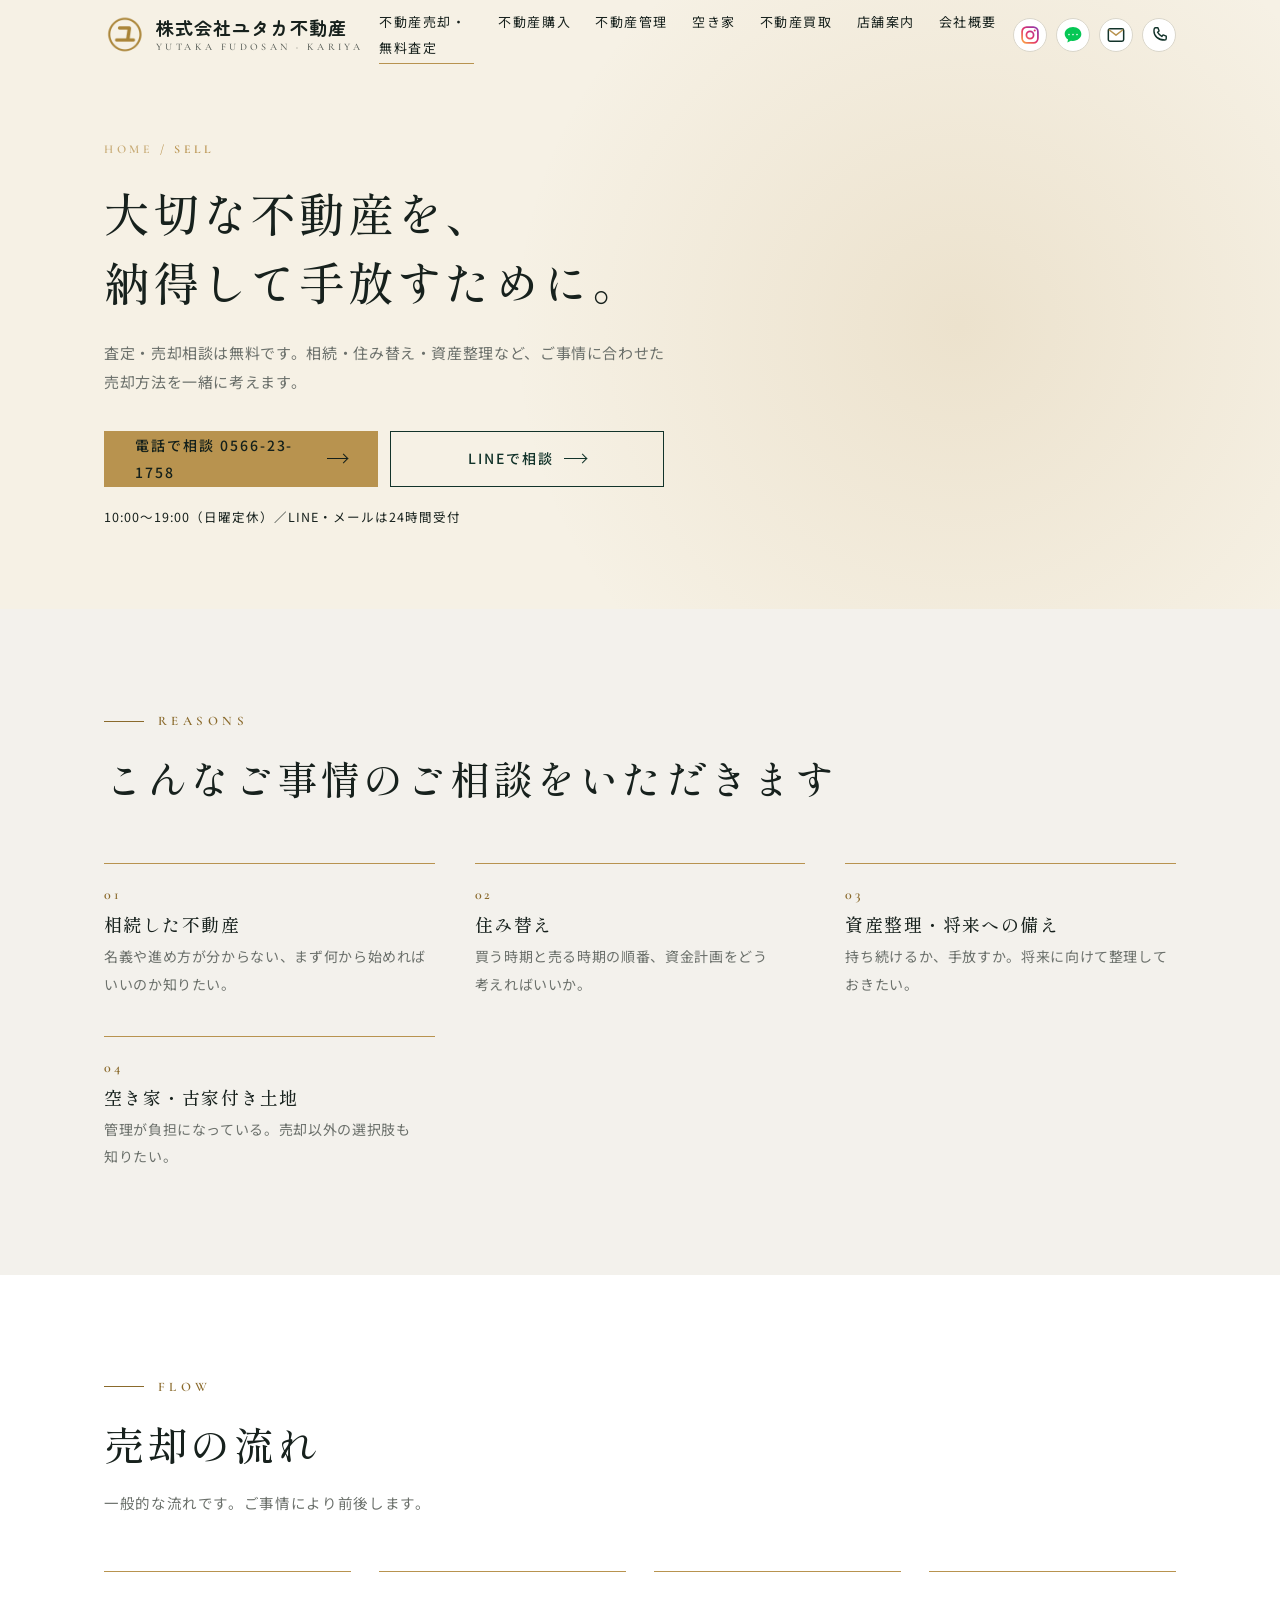
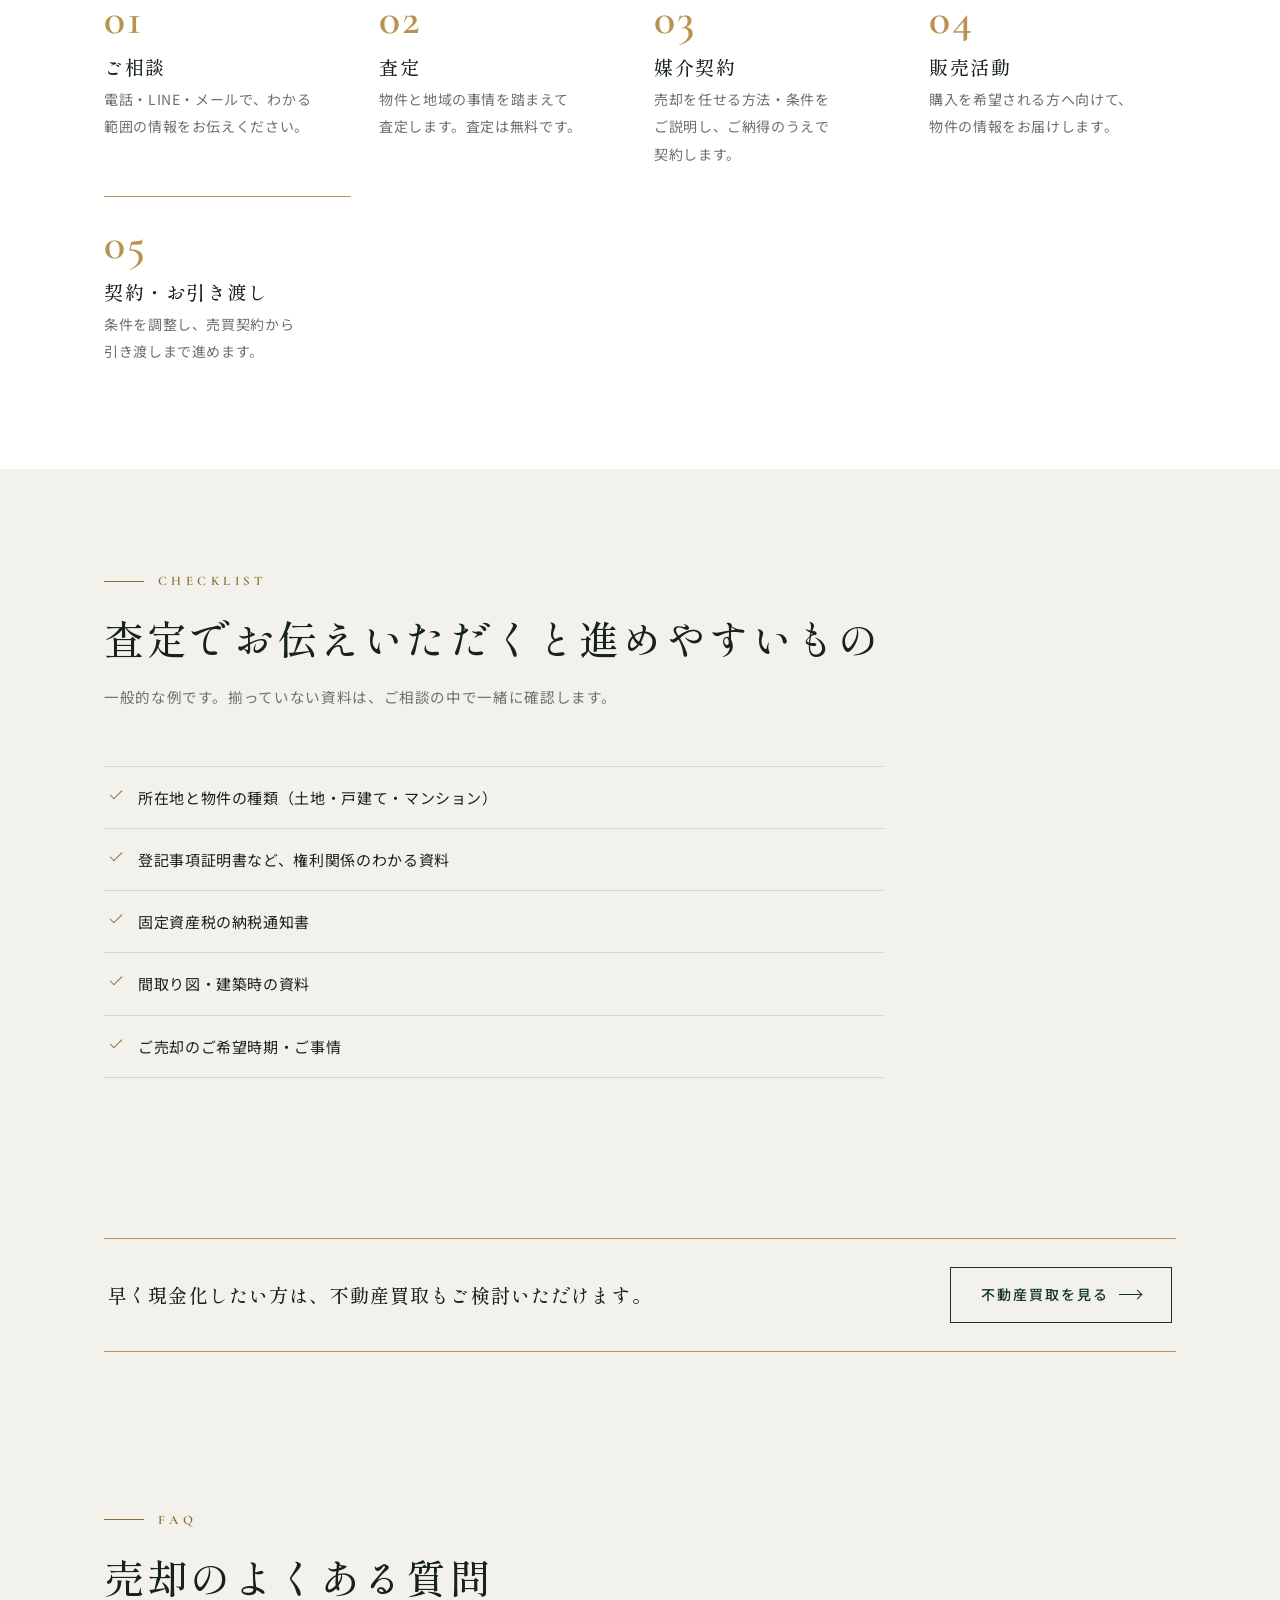
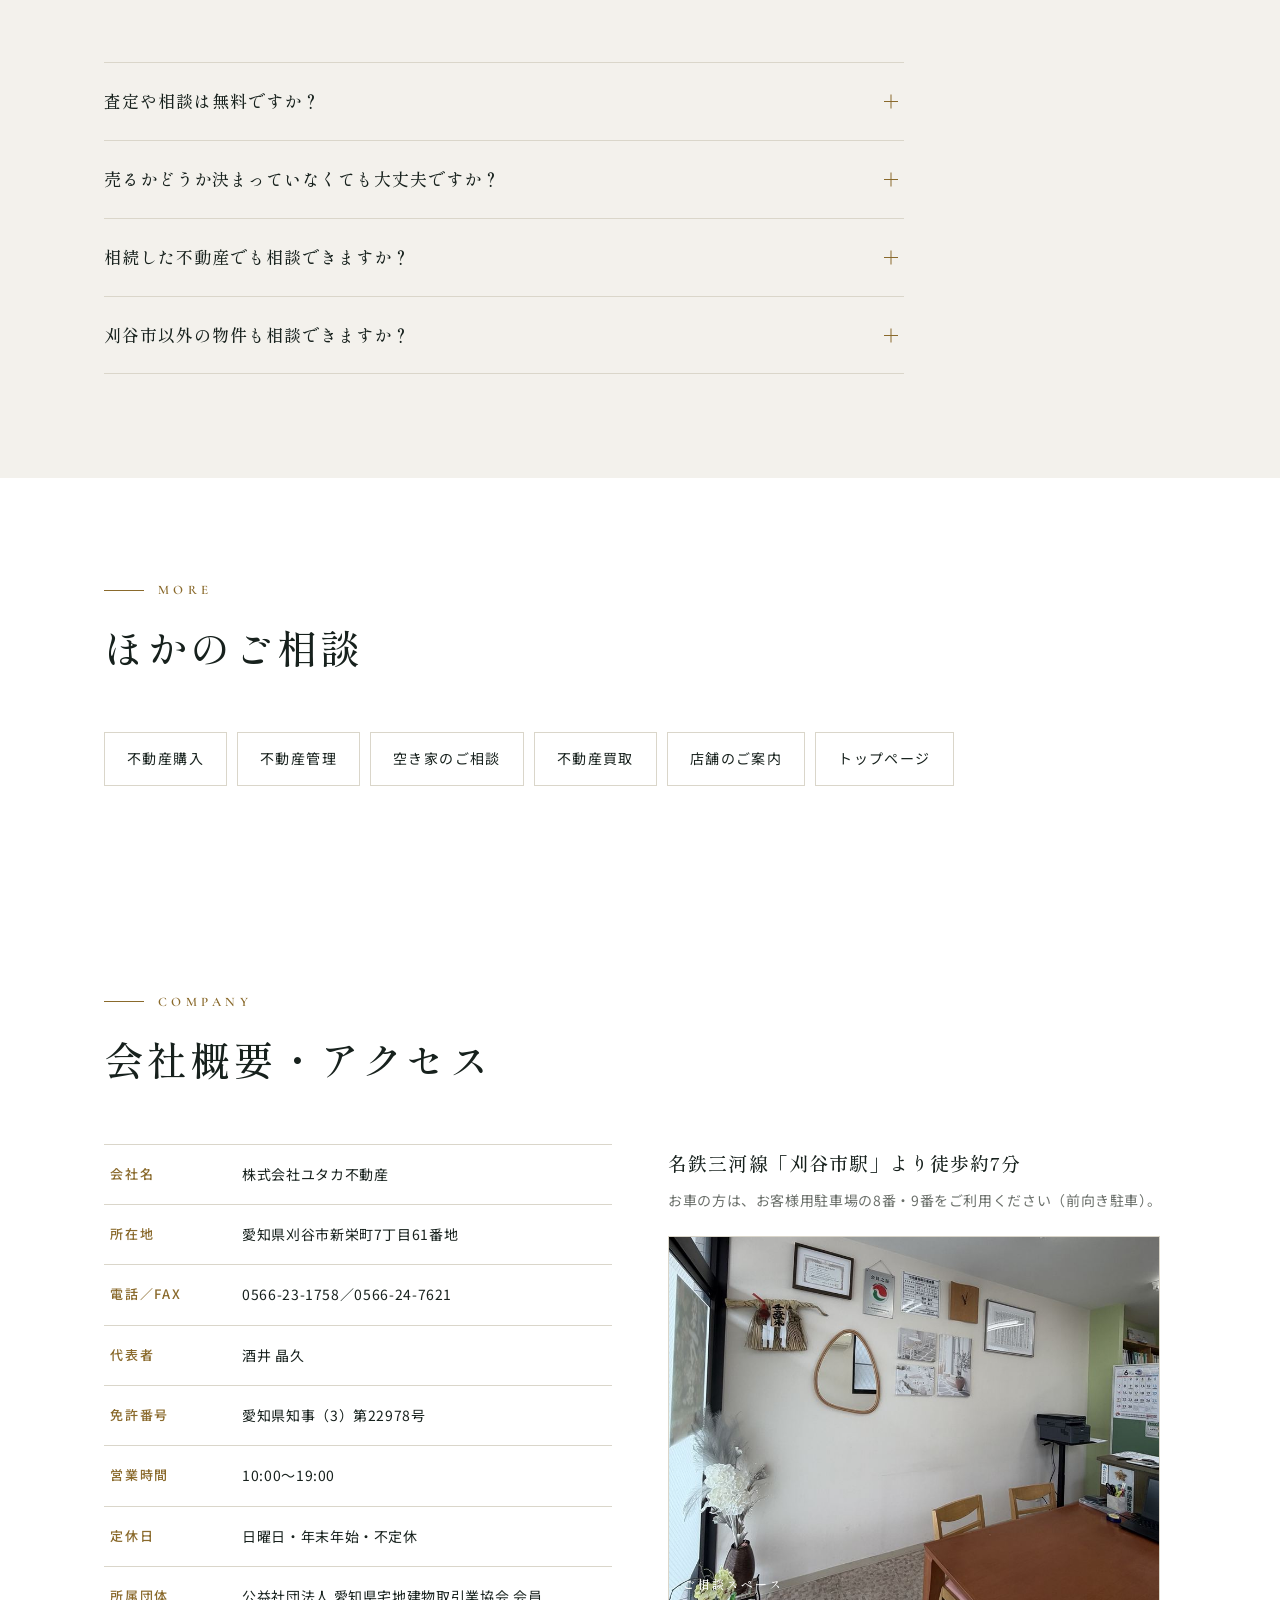
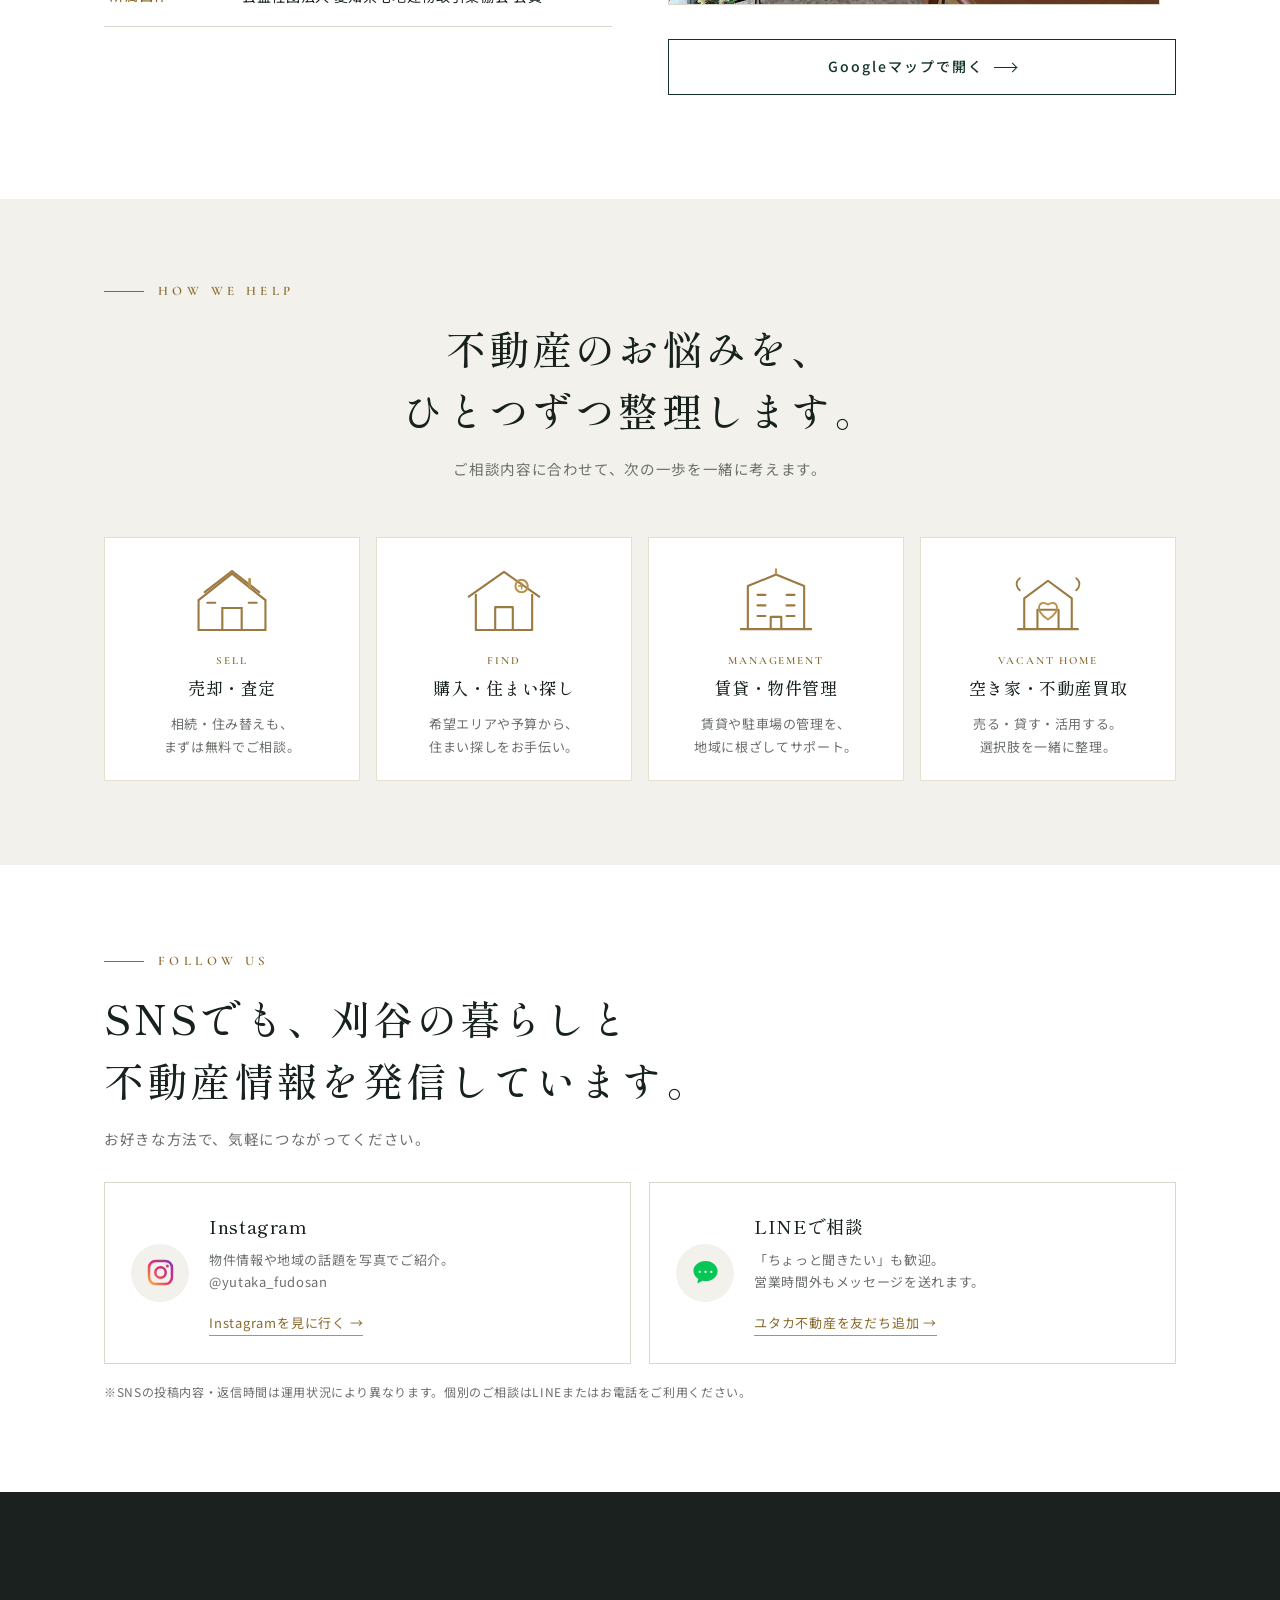
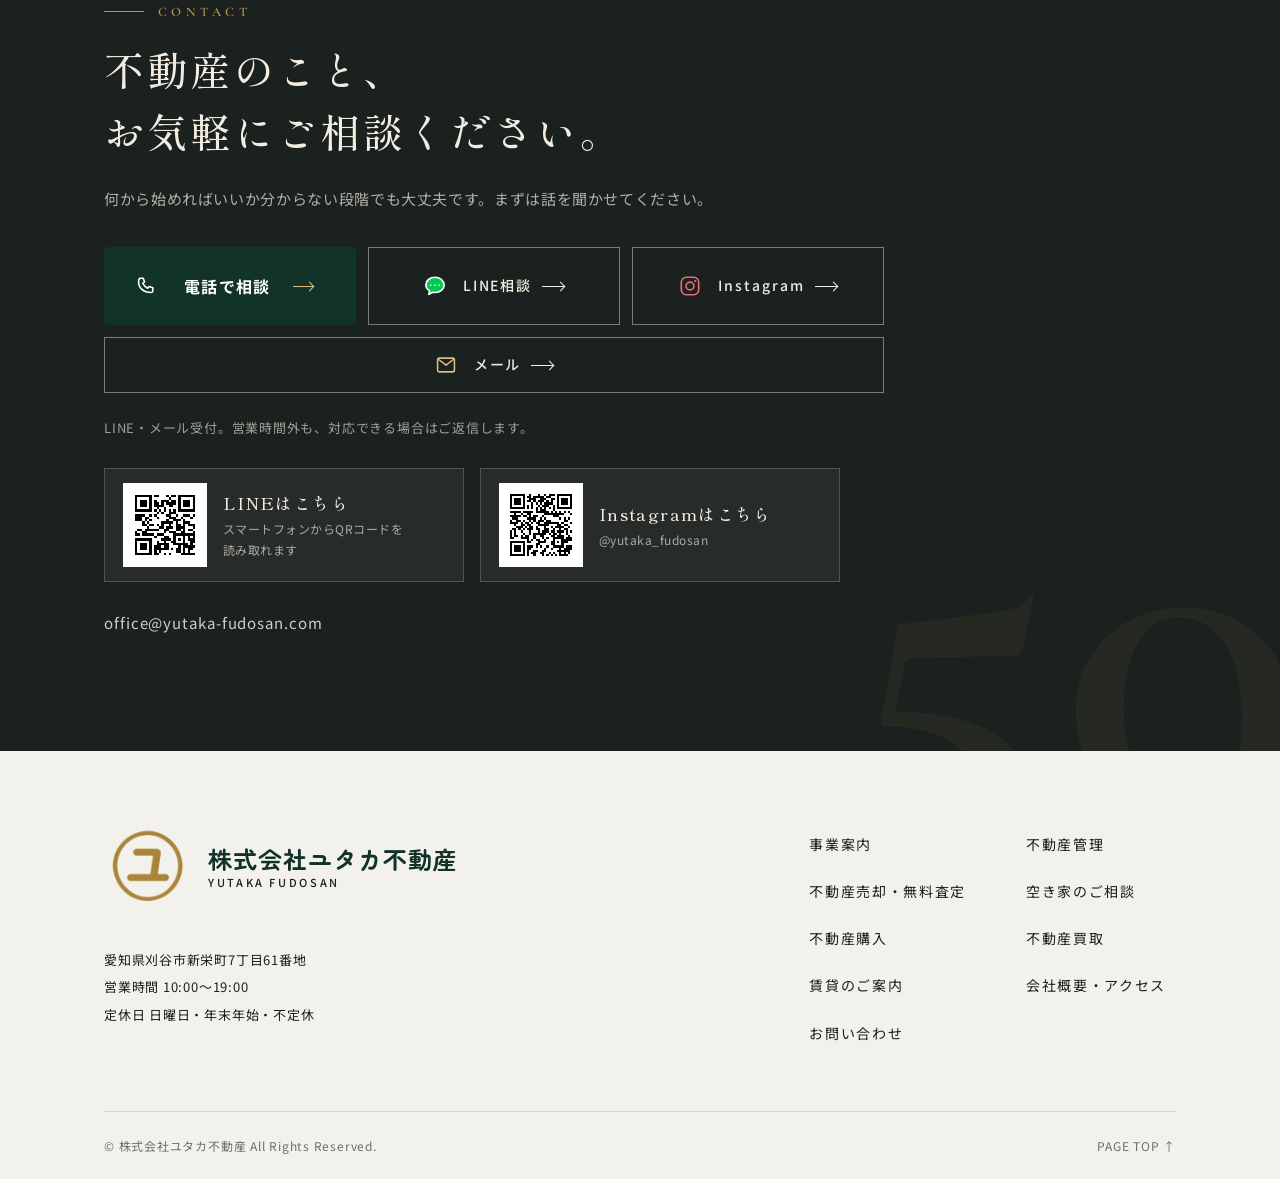
<file: sell.html>
<!DOCTYPE html>

<html lang="ja">
<head>
<meta charset="utf-8"/>
<meta content="width=device-width, initial-scale=1, viewport-fit=cover" name="viewport"/>
<title>不動産売却・無料査定｜刈谷市のユタカ不動産</title>
<link href="/favicon-yutaka.png" rel="icon" sizes="192x192" type="image/png"/>
<link href="/yutaka-mark.png" rel="apple-touch-icon"/>
<meta name="description" content="刈谷市の株式会社ユタカ不動産。査定・売却相談は無料です。相続・住み替え・資産整理など、ご事情に合わせた売却方法を一緒に考えます。"/>
<link href="https://fonts.googleapis.com" rel="preconnect"/><link crossorigin="" href="https://fonts.gstatic.com" rel="preconnect"/>
<link href="https://fonts.googleapis.com/css2?family=Cormorant+Garamond:wght@500;600&amp;family=Shippori+Mincho:wght@500;700&amp;family=Zen+Maru+Gothic:wght@500;700&amp;family=Noto+Sans+JP:wght@400;500;700&amp;display=swap" rel="stylesheet"/>


<link rel="stylesheet" href="/site-58038814.css"/>
<noscript><style>.rv,.eye,.fadeup,.hero .ln>span,.hero .lead,.hero .cta,.hero .note{opacity:1!important;transform:none!important}</style></noscript><link rel="canonical" href="https://yutaka-fudosan.com/sell.html"/>
<meta property="og:type" content="website"/>
<meta property="og:locale" content="ja_JP"/>
<meta property="og:site_name" content="ユタカ不動産"/>
<meta property="og:title" content="不動産売却・無料査定｜刈谷市のユタカ不動産"/>
<meta property="og:description" content="刈谷市の株式会社ユタカ不動産。査定・売却相談は無料です。相続・住み替え・資産整理など、ご事情に合わせた売却方法を一緒に考えます。"/>
<meta property="og:url" content="https://yutaka-fudosan.com/sell.html"/>
<meta property="og:image" content="https://yutaka-fudosan.com/kariya-historic-street.jpg"/>
<script type="application/ld+json">{"@context": "https://schema.org", "@graph": [{"@type": "WebPage", "@id": "https://yutaka-fudosan.com/sell.html", "url": "https://yutaka-fudosan.com/sell.html", "name": "不動産売却・無料査定｜刈谷市のユタカ不動産", "isPartOf": {"@id": "https://yutaka-fudosan.com/#website"}}]}</script></head>
<body>
<div id="pg"></div>
<header id="hd"><div class="w">
<a class="logo sf brand-lockup" href="/"><img alt="ユタカ不動産ロゴ" class="brand-mark" src="/yutaka-mark.png" style="background:transparent"/><span class="brand-name">株式会社ユタカ不動産<small>YUTAKA FUDOSAN · KARIYA</small></span></a>
<nav aria-label="メインメニュー" id="site-nav"><a class="on" aria-current="page" href="/sell.html">不動産売却・無料査定</a><a href="/buy.html">不動産購入</a><a href="/property-management.html">不動産管理</a><a href="/vacant-home.html">空き家</a><a href="/buyout.html">不動産買取</a><a href="/shop.html">店舗案内</a><a href="#access">会社概要</a></nav><div class="header-actions"><button aria-controls="site-nav" aria-expanded="false" aria-label="メニューを開く" class="mobile-menu-btn" type="button"><svg aria-hidden="true" viewbox="0 0 24 24"><path d="M4 7h16M4 12h16M4 17h16"></path></svg><span>メニュー</span></button><a aria-label="Instagramを開く" class="head-social ig-head" href="https://www.instagram.com/yutaka_fudosan/" rel="noopener" target="_blank" title="Instagram"><svg aria-hidden="true" viewbox="0 0 24 24"><defs><lineargradient gradientunits="userSpaceOnUse" id="head-ig-grad" x1="2" x2="22" y1="22" y2="2"><stop stop-color="#FFB13D"></stop><stop offset=".48" stop-color="#E1306C"></stop><stop offset="1" stop-color="#833AB4"></stop></lineargradient></defs><rect fill="none" height="19" rx="5.5" stroke="url(#head-ig-grad)" stroke-width="2.1" width="19" x="2.5" y="2.5"></rect><circle cx="12" cy="12" fill="none" r="4.3" stroke="url(#head-ig-grad)" stroke-width="2.1"></circle><circle cx="17.7" cy="6.6" fill="#E1306C" r="1.25"></circle></svg></a><a aria-label="LINEで相談" class="head-social line-head" href="https://lin.ee/W2HbWIG" rel="noopener" target="_blank" title="LINE"><svg aria-hidden="true" viewbox="0 0 24 24"><path d="M12 2.5c-5.55 0-10 3.68-10 8.25 0 2.67 1.58 5.04 4.03 6.55l-.78 3.8 4.34-2.22c.77.16 1.58.25 2.41.25 5.55 0 10-3.68 10-8.25S17.55 2.5 12 2.5Z" fill="#06C755"></path><path d="M7.2 10.55a.95.95 0 1 1 0 1.9.95.95 0 0 1 0-1.9m4.8 0a.95.95 0 1 1 0 1.9.95.95 0 0 1 0-1.9m4.8 0a.95.95 0 1 1 0 1.9.95.95 0 0 1 0-1.9" fill="#fff"></path></svg></a><a aria-label="メールで問い合わせ" class="head-social head-email" href="mailto:office@yutaka-fudosan.com" title="メール"><svg aria-hidden="true" viewbox="0 0 24 24"><rect fill="none" height="15" rx="2" stroke="#12332a" stroke-width="1.8" width="18.4" x="2.8" y="4.5"></rect><path d="m4 6 8 6.2L20 6" fill="none" stroke="#b8934f" stroke-linecap="round" stroke-linejoin="round" stroke-width="1.8"></path></svg></a><a aria-label="電話で相談" class="tel header-phone head-social phone-head" href="tel:0566231758" title="電話で相談"><svg aria-hidden="true" viewbox="0 0 24 24"><path d="M7 3.5h3l1.5 4-2 1.6a15 15 0 0 0 5.4 5.4l1.6-2 4 1.5v3c0 1.1-.9 2-2 2C10.1 19 5 13.9 5 7.5c0-2.2.9-4 2-4Z"></path></svg></a></div>
</div></header>
<main id="top">
<div class="view on" id="v-sell"><div class="hero sb"><div class="w"><div class="crumb fadeup" style="--i:0"><a href="/">HOME</a> / SELL</div><h1 class="fadeup" style="--i:1">大切な不動産を、<br>納得して手放すために。</h1><p class="lead fadeup" style="--i:2">査定・売却相談は無料です。相続・住み替え・資産整理など、ご事情に合わせた売却方法を一緒に考えます。</p><div class="cta fadeup" style="--i:3"><a class="btn b1" href="tel:0566231758">電話で相談 0566-23-1758<i></i></a><a class="btn b2" href="https://lin.ee/W2HbWIG">LINEで相談<i></i></a></div><p class="note fadeup" style="--i:4">10:00〜19:00（日曜定休）／LINE・メールは24時間受付</p></div></div><section><div class="w"><div class="sec-h rv"><span class="eye">REASONS</span><h2>こんなご事情のご相談をいただきます</h2></div><div class="cards" data-st><div class="cd rv"><b><em>01</em>相続した不動産</b><span>名義や進め方が分からない、まず何から始めればいいのか知りたい。</span></div><div class="cd rv"><b><em>02</em>住み替え</b><span>買う時期と売る時期の順番、資金計画をどう考えればいいか。</span></div><div class="cd rv"><b><em>03</em>資産整理・将来への備え</b><span>持ち続けるか、手放すか。将来に向けて整理しておきたい。</span></div><div class="cd rv"><b><em>04</em>空き家・古家付き土地</b><span>管理が負担になっている。売却以外の選択肢も知りたい。</span></div></div></div></section><section class="alt"><div class="w"><div class="sec-h rv"><span class="eye">FLOW</span><h2>売却の流れ</h2><p class="sub">一般的な流れです。ご事情により前後します。</p></div><ol class="steps" data-st><li class="rv"><b>ご相談</b><span>電話・LINE・メールで、わかる範囲の情報をお伝えください。</span></li><li class="rv"><b>査定</b><span>物件と地域の事情を踏まえて査定します。査定は無料です。</span></li><li class="rv"><b>媒介契約</b><span>売却を任せる方法・条件をご説明し、ご納得のうえで契約します。</span></li><li class="rv"><b>販売活動</b><span>購入を希望される方へ向けて、物件の情報をお届けします。</span></li><li class="rv"><b>契約・お引き渡し</b><span>条件を調整し、売買契約から引き渡しまで進めます。</span></li></ol></div></section><section><div class="w"><div class="sec-h rv"><span class="eye">CHECKLIST</span><h2>査定でお伝えいただくと進めやすいもの</h2><p class="sub">一般的な例です。揃っていない資料は、ご相談の中で一緒に確認します。</p></div><ul class="chk rv"><li>所在地と物件の種類（土地・戸建て・マンション）</li><li>登記事項証明書など、権利関係のわかる資料</li><li>固定資産税の納税通知書</li><li>間取り図・建築時の資料</li><li>ご売却のご希望時期・ご事情</li></ul></div></section><section style="padding:56px 0"><div class="w"><div class="band rv"><p>早く現金化したい方は、不動産買取もご検討いただけます。</p><a class="btn b3" href="/buyout.html">不動産買取を見る<i></i></a></div></div></section><section><div class="w"><div class="sec-h rv"><span class="eye">FAQ</span><h2>売却のよくある質問</h2></div><div class="faq rv"><div class="q"><button aria-expanded="false">査定や相談は無料ですか？</button><div class="a"><div><p>査定・売却相談は無料です。</p></div></div></div><div class="q"><button aria-expanded="false">売るかどうか決まっていなくても大丈夫ですか？</button><div class="a"><div><p>大丈夫です。状況をお聞きしながら、一緒に整理します。</p></div></div></div><div class="q"><button aria-expanded="false">相続した不動産でも相談できますか？</button><div class="a"><div><p>相続による売却のご相談も承っています。</p></div></div></div><div class="q"><button aria-expanded="false">刈谷市以外の物件も相談できますか？</button><div class="a"><div><p>刈谷市を中心に周辺地域も承っています。まずはお気軽にご相談ください。</p></div></div></div></div></div></section><section class="alt"><div class="w"><div class="sec-h rv"><span class="eye">MORE</span><h2>ほかのご相談</h2></div><div class="more rv"><a href="/buy.html">不動産購入</a><a href="/property-management.html">不動産管理</a><a href="/vacant-home.html">空き家のご相談</a><a href="/buyout.html">不動産買取</a><a href="/shop.html">店舗のご案内</a><a href="/">トップページ</a></div></div></section></div>
<section class="alt" id="access"><div class="w">
<div class="sec-h rv"><span class="eye">COMPANY</span><h2>会社概要・アクセス</h2></div>
<div class="two" style="align-items:start">
<div class="tblw rv"><table>
<tr><th>会社名</th><td>株式会社ユタカ不動産</td></tr>
<tr><th>所在地</th><td>愛知県刈谷市新栄町7丁目61番地</td></tr>
<tr><th>電話／FAX</th><td><a href="tel:0566231758">0566-23-1758</a>／0566-24-7621</td></tr>
<tr><th>代表者</th><td>酒井 晶久</td></tr>
<tr><th>免許番号</th><td>愛知県知事（3）第22978号</td></tr>
<tr><th>営業時間</th><td>10:00〜19:00</td></tr>
<tr><th>定休日</th><td>日曜日・年末年始・不定休</td></tr>
<tr><th>所属団体</th><td>公益社団法人 愛知県宅地建物取引業協会 会員</td></tr>
</table></div>
<div class="rv" style="--d:.15s">
<p class="sf" style="font-size:19px;margin:0 0 6px;letter-spacing:.06em">名鉄三河線「刈谷市駅」より徒歩約7分</p>
<p style="color:var(--mu);font-size:14px;margin:0 0 22px">お車の方は、お客様用駐車場の8番・9番をご利用ください（前向き駐車）。</p>
<div aria-label="ご相談スペース" class="frame room" role="img" style="margin-bottom:34px;aspect-ratio:4/3"></div>
<a class="btn b3" href="https://www.google.com/maps/search/?api=1&amp;query=%E6%A0%AA%E5%BC%8F%E4%BC%9A%E7%A4%BE%E3%83%A6%E3%82%BF%E3%82%AB%E4%B8%8D%E5%8B%95%E7%94%A3+%E5%88%88%E8%B0%B7%E5%B8%82" style="width:100%">Googleマップで開く<i></i></a>
</div></div></div></section>
<section aria-labelledby="guide-title" class="visual-guide">
<div class="w">
<div class="sec-h rv"><span class="eye">HOW WE HELP</span><h2 id="guide-title">不動産のお悩みを、<br/>ひとつずつ整理します。</h2><p class="sub" style="margin:0 auto">ご相談内容に合わせて、次の一歩を一緒に考えます。</p></div>
<div class="vg-grid">
<article class="vg-card rv"><svg aria-hidden="true" class="vg-ill" fill="none" viewbox="0 0 100 82"><path d="M12 40 50 10l38 30v34H12V40Z" stroke="currentColor" stroke-width="2.4"></path><path d="M39 74V49h22v25M22 43h9m38 0h9M19 31l31-24 31 24" stroke="currentColor" stroke-linecap="round" stroke-width="2.4"></path><path d="M70 15v12" stroke="#b8934f" stroke-width="3"></path></svg><span class="vg-tag">SELL</span><h3>売却・査定</h3><p>相続・住み替えも、<br/>まずは無料でご相談。</p></article>
<article class="vg-card rv"><svg aria-hidden="true" class="vg-ill" fill="none" viewbox="0 0 100 82"><path d="M10 36 50 8l40 28M18 34v40h64V34M40 74V48h20v26" stroke="currentColor" stroke-linecap="round" stroke-linejoin="round" stroke-width="2.4"></path><circle cx="70" cy="24" r="7" stroke="#b8934f" stroke-width="2.4"></circle><path d="M70 20v8m-4-4h8" stroke="#b8934f" stroke-width="1.8"></path></svg><span class="vg-tag">FIND</span><h3>購入・住まい探し</h3><p>希望エリアや予算から、<br/>住まい探しをお手伝い。</p></article>
<article class="vg-card rv"><svg aria-hidden="true" class="vg-ill" fill="none" viewbox="0 0 100 82"><path d="M18 73V24l32-13 32 13v49M10 73h80M29 34h9m-9 12h9m-9 12h9m24-24h9m-9 12h9m-9 12h9M44 73V59h12v14" stroke="currentColor" stroke-linecap="round" stroke-linejoin="round" stroke-width="2.4"></path><path d="M50 11V4" stroke="#b8934f" stroke-width="2.4"></path></svg><span class="vg-tag">MANAGEMENT</span><h3>賃貸・物件管理</h3><p>賃貸や駐車場の管理を、<br/>地域に根ざしてサポート。</p></article>
<article class="vg-card rv"><svg aria-hidden="true" class="vg-ill" fill="none" viewbox="0 0 100 82"><path d="M16 73h68M23 73V38l27-20 27 20v35M38 73V51h24v22" stroke="currentColor" stroke-linecap="round" stroke-linejoin="round" stroke-width="2.4"></path><path d="M50 45c-10-7-17 7 0 17 17-10 10-24 0-17Z" stroke="#b8934f" stroke-linejoin="round" stroke-width="2.2"></path><path d="M18 29c-5-5-5-10 0-14m64 14c5-5 5-10 0-14" stroke="currentColor" stroke-linecap="round" stroke-width="2"></path></svg><span class="vg-tag">VACANT HOME</span><h3>空き家・不動産買取</h3><p>売る・貸す・活用する。<br/>選択肢を一緒に整理。</p></article>
</div>
</div>
</section>
<section aria-labelledby="social-title" class="social-guide">
<div class="w">
<div class="social-head"><div class="sec-h rv"><span class="eye">FOLLOW US</span><h2 id="social-title">SNSでも、刈谷の暮らしと<br/>不動産情報を発信しています。</h2><p class="sub">お好きな方法で、気軽につながってください。</p></div></div>
<div class="social-grid">
<article class="social-card rv"><span aria-hidden="true" class="social-icon"><svg aria-hidden="true" viewbox="0 0 24 24"><defs><lineargradient gradientunits="userSpaceOnUse" id="ig-brand" x1="2" x2="22" y1="22" y2="2"><stop stop-color="#FFB13D"></stop><stop offset=".48" stop-color="#E1306C"></stop><stop offset="1" stop-color="#833AB4"></stop></lineargradient></defs><rect fill="none" height="19" rx="5.5" stroke="url(#ig-brand)" stroke-width="2.1" width="19" x="2.5" y="2.5"></rect><circle cx="12" cy="12" fill="none" r="4.3" stroke="url(#ig-brand)" stroke-width="2.1"></circle><circle cx="17.7" cy="6.6" fill="#E1306C" r="1.25"></circle></svg></span><div><h3>Instagram</h3><p>物件情報や地域の話題を写真でご紹介。<br/>@yutaka_fudosan</p><a class="social-link" href="https://www.instagram.com/yutaka_fudosan/" rel="noopener" target="_blank">Instagramを見に行く →</a></div></article>
<article class="social-card rv"><span aria-hidden="true" class="social-icon"><svg aria-hidden="true" viewbox="0 0 24 24"><path d="M12 2.5c-5.55 0-10 3.68-10 8.25 0 2.67 1.58 5.04 4.03 6.55l-.78 3.8 4.34-2.22c.77.16 1.58.25 2.41.25 5.55 0 10-3.68 10-8.25S17.55 2.5 12 2.5Z" fill="#06C755"></path><path d="M7.2 10.55a.95.95 0 1 1 0 1.9.95.95 0 0 1 0-1.9m4.8 0a.95.95 0 1 1 0 1.9.95.95 0 0 1 0-1.9m4.8 0a.95.95 0 1 1 0 1.9.95.95 0 0 1 0-1.9" fill="#fff"></path></svg></span><div><h3>LINEで相談</h3><p>「ちょっと聞きたい」も歓迎。<br/>営業時間外もメッセージを送れます。</p><a class="social-link" href="https://lin.ee/W2HbWIG" rel="noopener" target="_blank">ユタカ不動産を友だち追加 →</a></div></article>
</div>
<p class="social-note">※SNSの投稿内容・返信時間は運用状況により異なります。個別のご相談はLINEまたはお電話をご利用ください。</p>
</div>
</section>
<section class="fin" id="contact"><div class="w rv"><div class="fin-in">
<span class="eye">CONTACT</span><h2>不動産のこと、<br/>お気軽にご相談ください。</h2>
<p class="fl">何から始めればいいか分からない段階でも大丈夫です。まずは話を聞かせてください。</p>
<div class="ct">
<a aria-label="電話で相談する" class="btn b1 first phone-cta" href="tel:0566231758"><span aria-hidden="true" class="phone-mark"><svg aria-hidden="true" class="contact-icon phone-icon" viewbox="0 0 24 24"><path d="M7 3.5h3l1.5 4-2 1.6a15 15 0 0 0 5.4 5.4l1.6-2 4 1.5v3c0 1.1-.9 2-2 2C10.1 19 5 13.9 5 7.5c0-2.2.9-4 2-4Z"></path></svg></span><span class="phone-copy"><b>電話で相談</b></span><i></i></a>
<a class="btn b2" href="https://lin.ee/W2HbWIG"><svg aria-hidden="true" class="contact-icon line-icon" viewbox="0 0 24 24"><path d="M12 2.5c-5.55 0-10 3.68-10 8.25 0 2.67 1.58 5.04 4.03 6.55l-.78 3.8 4.34-2.22c.77.16 1.58.25 2.41.25 5.55 0 10-3.68 10-8.25S17.55 2.5 12 2.5Z"></path><path d="M7.4 11.2h.1m4.45 0h.1m4.45 0h.1"></path></svg>LINE相談<i></i></a>
<a class="btn b2" href="https://www.instagram.com/yutaka_fudosan/"><svg aria-hidden="true" class="contact-icon insta-icon" viewbox="0 0 24 24"><rect height="19" rx="5.5" width="19" x="2.5" y="2.5"></rect><circle cx="12" cy="12" r="4.3"></circle><circle class="insta-dot" cx="17.7" cy="6.6" r="1.25"></circle></svg>Instagram<i></i></a>
<a class="btn b2 wide" href="mailto:office@yutaka-fudosan.com"><svg aria-hidden="true" class="contact-icon mail-icon" viewbox="0 0 24 24"><rect height="15" rx="2" width="18.4" x="2.8" y="4.5"></rect><path d="m4 6 8 6.2L20 6"></path></svg>メール<i></i></a>
</div>
<p class="note2">LINE・メール受付。営業時間外も、対応できる場合はご返信します。</p>
<div class="qrs">
<a class="qr" href="https://lin.ee/W2HbWIG"><svg aria-label="LINEのQRコード" role="img" shape-rendering="crispEdges" viewbox="0 0 35 35"><rect fill="#fff" height="35" width="35"></rect><path d="M5 5h7v1h-7zM13 5h2v1h-2zM18 5h1v1h-1zM20 5h2v1h-2zM23 5h7v1h-7zM5 6h1v1h-1zM11 6h1v1h-1zM19 6h1v1h-1zM23 6h1v1h-1zM29 6h1v1h-1zM5 7h1v1h-1zM7 7h3v1h-3zM11 7h1v1h-1zM13 7h1v1h-1zM16 7h3v1h-3zM20 7h2v1h-2zM23 7h1v1h-1zM25 7h3v1h-3zM29 7h1v1h-1zM5 8h1v1h-1zM7 8h3v1h-3zM11 8h1v1h-1zM13 8h2v1h-2zM16 8h1v1h-1zM18 8h4v1h-4zM23 8h1v1h-1zM25 8h3v1h-3zM29 8h1v1h-1zM5 9h1v1h-1zM7 9h3v1h-3zM11 9h1v1h-1zM13 9h4v1h-4zM19 9h2v1h-2zM23 9h1v1h-1zM25 9h3v1h-3zM29 9h1v1h-1zM5 10h1v1h-1zM11 10h1v1h-1zM14 10h1v1h-1zM17 10h1v1h-1zM23 10h1v1h-1zM29 10h1v1h-1zM5 11h7v1h-7zM13 11h1v1h-1zM15 11h1v1h-1zM17 11h1v1h-1zM19 11h1v1h-1zM21 11h1v1h-1zM23 11h7v1h-7zM14 12h1v1h-1zM16 12h1v1h-1zM19 12h3v1h-3zM5 13h4v1h-4zM11 13h1v1h-1zM13 13h1v1h-1zM18 13h2v1h-2zM22 13h1v1h-1zM25 13h3v1h-3zM29 13h1v1h-1zM5 14h3v1h-3zM9 14h2v1h-2zM14 14h1v1h-1zM19 14h3v1h-3zM24 14h1v1h-1zM28 14h1v1h-1zM5 15h3v1h-3zM9 15h1v1h-1zM11 15h1v1h-1zM18 15h1v1h-1zM21 15h3v1h-3zM25 15h1v1h-1zM8 16h1v1h-1zM10 16h1v1h-1zM16 16h5v1h-5zM22 16h1v1h-1zM25 16h3v1h-3zM8 17h2v1h-2zM11 17h2v1h-2zM14 17h1v1h-1zM16 17h1v1h-1zM19 17h1v1h-1zM22 17h2v1h-2zM25 17h1v1h-1zM27 17h3v1h-3zM10 18h1v1h-1zM15 18h2v1h-2zM18 18h3v1h-3zM22 18h4v1h-4zM29 18h1v1h-1zM6 19h2v1h-2zM9 19h6v1h-6zM17 19h2v1h-2zM22 19h2v1h-2zM25 19h1v1h-1zM27 19h2v1h-2zM5 20h1v1h-1zM8 20h2v1h-2zM17 20h1v1h-1zM19 20h3v1h-3zM24 20h2v1h-2zM29 20h1v1h-1zM5 21h2v1h-2zM8 21h5v1h-5zM14 21h3v1h-3zM21 21h9v1h-9zM13 22h1v1h-1zM17 22h2v1h-2zM21 22h1v1h-1zM25 22h1v1h-1zM27 22h1v1h-1zM29 22h1v1h-1zM5 23h7v1h-7zM16 23h4v1h-4zM21 23h1v1h-1zM23 23h1v1h-1zM25 23h1v1h-1zM27 23h3v1h-3zM5 24h1v1h-1zM11 24h1v1h-1zM14 24h1v1h-1zM17 24h1v1h-1zM20 24h2v1h-2zM25 24h1v1h-1zM28 24h2v1h-2zM5 25h1v1h-1zM7 25h3v1h-3zM11 25h1v1h-1zM14 25h5v1h-5zM21 25h6v1h-6zM28 25h1v1h-1zM5 26h1v1h-1zM7 26h3v1h-3zM11 26h1v1h-1zM13 26h3v1h-3zM17 26h2v1h-2zM23 26h1v1h-1zM25 26h5v1h-5zM5 27h1v1h-1zM7 27h3v1h-3zM11 27h1v1h-1zM13 27h6v1h-6zM20 27h1v1h-1zM22 27h2v1h-2zM25 27h1v1h-1zM27 27h2v1h-2zM5 28h1v1h-1zM11 28h1v1h-1zM13 28h1v1h-1zM15 28h1v1h-1zM22 28h2v1h-2zM25 28h1v1h-1zM27 28h1v1h-1zM5 29h7v1h-7zM13 29h2v1h-2zM17 29h1v1h-1zM19 29h1v1h-1zM24 29h6v1h-6z" fill="#000"></path></svg><div><b>LINEはこちら</b><span>スマートフォンからQRコードを読み取れます</span></div></a>
<a class="qr" href="https://www.instagram.com/yutaka_fudosan/"><svg aria-label="InstagramのQRコード" role="img" shape-rendering="crispEdges" viewbox="0 0 39 39"><rect fill="#fff" height="39" width="39"></rect><path d="M5 5h7v1h-7zM14 5h1v1h-1zM18 5h1v1h-1zM21 5h1v1h-1zM23 5h3v1h-3zM27 5h7v1h-7zM5 6h1v1h-1zM11 6h1v1h-1zM13 6h2v1h-2zM16 6h5v1h-5zM22 6h2v1h-2zM27 6h1v1h-1zM33 6h1v1h-1zM5 7h1v1h-1zM7 7h3v1h-3zM11 7h1v1h-1zM14 7h3v1h-3zM19 7h3v1h-3zM24 7h2v1h-2zM27 7h1v1h-1zM29 7h3v1h-3zM33 7h1v1h-1zM5 8h1v1h-1zM7 8h3v1h-3zM11 8h1v1h-1zM13 8h2v1h-2zM16 8h1v1h-1zM18 8h3v1h-3zM22 8h1v1h-1zM24 8h1v1h-1zM27 8h1v1h-1zM29 8h3v1h-3zM33 8h1v1h-1zM5 9h1v1h-1zM7 9h3v1h-3zM11 9h1v1h-1zM15 9h1v1h-1zM17 9h1v1h-1zM19 9h1v1h-1zM21 9h4v1h-4zM27 9h1v1h-1zM29 9h3v1h-3zM33 9h1v1h-1zM5 10h1v1h-1zM11 10h1v1h-1zM13 10h1v1h-1zM15 10h1v1h-1zM18 10h1v1h-1zM20 10h3v1h-3zM25 10h1v1h-1zM27 10h1v1h-1zM33 10h1v1h-1zM5 11h7v1h-7zM13 11h1v1h-1zM15 11h1v1h-1zM17 11h1v1h-1zM19 11h1v1h-1zM21 11h1v1h-1zM23 11h1v1h-1zM25 11h1v1h-1zM27 11h7v1h-7zM17 12h1v1h-1zM19 12h3v1h-3zM25 12h1v1h-1zM5 13h5v1h-5zM11 13h5v1h-5zM17 13h6v1h-6zM24 13h1v1h-1zM26 13h1v1h-1zM28 13h1v1h-1zM30 13h1v1h-1zM32 13h1v1h-1zM7 14h1v1h-1zM10 14h1v1h-1zM13 14h2v1h-2zM21 14h9v1h-9zM33 14h1v1h-1zM5 15h5v1h-5zM11 15h2v1h-2zM14 15h1v1h-1zM16 15h2v1h-2zM20 15h1v1h-1zM25 15h3v1h-3zM6 16h3v1h-3zM13 16h4v1h-4zM19 16h1v1h-1zM21 16h1v1h-1zM28 16h1v1h-1zM30 16h1v1h-1zM32 16h1v1h-1zM5 17h1v1h-1zM8 17h2v1h-2zM11 17h1v1h-1zM14 17h1v1h-1zM16 17h1v1h-1zM18 17h3v1h-3zM22 17h2v1h-2zM30 17h2v1h-2zM5 18h4v1h-4zM10 18h1v1h-1zM12 18h2v1h-2zM15 18h1v1h-1zM17 18h2v1h-2zM21 18h7v1h-7zM29 18h1v1h-1zM33 18h1v1h-1zM7 19h1v1h-1zM10 19h2v1h-2zM13 19h2v1h-2zM18 19h5v1h-5zM27 19h2v1h-2zM30 19h2v1h-2zM8 20h3v1h-3zM12 20h1v1h-1zM14 20h2v1h-2zM17 20h1v1h-1zM21 20h1v1h-1zM24 20h1v1h-1zM26 20h4v1h-4zM32 20h1v1h-1zM6 21h2v1h-2zM9 21h1v1h-1zM11 21h1v1h-1zM13 21h3v1h-3zM17 21h2v1h-2zM21 21h2v1h-2zM25 21h1v1h-1zM28 21h1v1h-1zM30 21h2v1h-2zM5 22h1v1h-1zM7 22h1v1h-1zM10 22h1v1h-1zM14 22h1v1h-1zM18 22h1v1h-1zM20 22h3v1h-3zM24 22h2v1h-2zM27 22h3v1h-3zM31 22h1v1h-1zM33 22h1v1h-1zM5 23h1v1h-1zM7 23h1v1h-1zM11 23h1v1h-1zM14 23h1v1h-1zM16 23h6v1h-6zM23 23h1v1h-1zM25 23h2v1h-2zM28 23h1v1h-1zM31 23h1v1h-1zM5 24h1v1h-1zM7 24h2v1h-2zM10 24h1v1h-1zM12 24h2v1h-2zM16 24h1v1h-1zM19 24h2v1h-2zM24 24h2v1h-2zM27 24h3v1h-3zM32 24h1v1h-1zM5 25h2v1h-2zM10 25h4v1h-4zM16 25h1v1h-1zM20 25h1v1h-1zM22 25h1v1h-1zM25 25h5v1h-5zM31 25h3v1h-3zM13 26h1v1h-1zM15 26h1v1h-1zM17 26h2v1h-2zM21 26h1v1h-1zM25 26h1v1h-1zM29 26h5v1h-5zM5 27h7v1h-7zM13 27h2v1h-2zM18 27h4v1h-4zM24 27h2v1h-2zM27 27h1v1h-1zM29 27h3v1h-3zM5 28h1v1h-1zM11 28h1v1h-1zM17 28h2v1h-2zM24 28h2v1h-2zM29 28h1v1h-1zM5 29h1v1h-1zM7 29h3v1h-3zM11 29h1v1h-1zM13 29h3v1h-3zM17 29h1v1h-1zM19 29h1v1h-1zM22 29h1v1h-1zM25 29h5v1h-5zM31 29h3v1h-3zM5 30h1v1h-1zM7 30h3v1h-3zM11 30h1v1h-1zM13 30h2v1h-2zM21 30h1v1h-1zM24 30h1v1h-1zM28 30h1v1h-1zM30 30h4v1h-4zM5 31h1v1h-1zM7 31h3v1h-3zM11 31h1v1h-1zM13 31h1v1h-1zM16 31h2v1h-2zM20 31h2v1h-2zM27 31h6v1h-6zM5 32h1v1h-1zM11 32h1v1h-1zM13 32h1v1h-1zM15 32h2v1h-2zM19 32h2v1h-2zM23 32h1v1h-1zM25 32h1v1h-1zM28 32h1v1h-1zM30 32h1v1h-1zM32 32h1v1h-1zM5 33h7v1h-7zM13 33h1v1h-1zM16 33h1v1h-1zM20 33h1v1h-1zM22 33h1v1h-1zM24 33h1v1h-1zM26 33h1v1h-1zM28 33h4v1h-4z" fill="#000"></path></svg><div><b>Instagramはこちら</b><span>@yutaka_fudosan</span></div></a>
</div>
<a class="mail" href="mailto:office@yutaka-fudosan.com">office@yutaka-fudosan.com</a>
</div></div></section>
</main>
<footer class="ft"><div class="w">
<div class="ft-top">
<div class="ft-brand"><a class="brand" href="/"><img alt="株式会社ユタカ不動産 ロゴ" class="mark footer-brand-mark" src="/yutaka-mark.png" style="background:transparent"/><span class="nm"><b>株式会社ユタカ不動産</b><small>YUTAKA FUDOSAN</small></span></a>
<p>愛知県刈谷市新栄町7丁目61番地<br/>営業時間 10:00〜19:00<br/>定休日 日曜日・年末年始・不定休</p></div>
<nav aria-label="フッターメニュー" class="ft-nav"><a href="/">事業案内</a><a href="/property-management.html">不動産管理</a><a href="/sell.html">不動産売却・無料査定</a><a href="/vacant-home.html">空き家のご相談</a><a href="/buy.html">不動産購入</a><a href="/buyout.html">不動産買取</a><a href="/property-management.html">賃貸のご案内</a><a href="#access">会社概要・アクセス</a><a href="#contact">お問い合わせ</a></nav>
</div>
<div class="ft-bot"><span>© 株式会社ユタカ不動産 All Rights Reserved.</span><a href="#top">PAGE TOP <i>↑</i></a></div>
</div></footer>
<div class="bar" id="bar"><a class="t" href="tel:0566231758">電話で相談</a><a class="l" href="https://lin.ee/W2HbWIG">LINE</a><a class="s" href="/sell.html">無料査定</a></div>

<script src="/site-0e365b4b.js"></script></body>
</html>
</file>
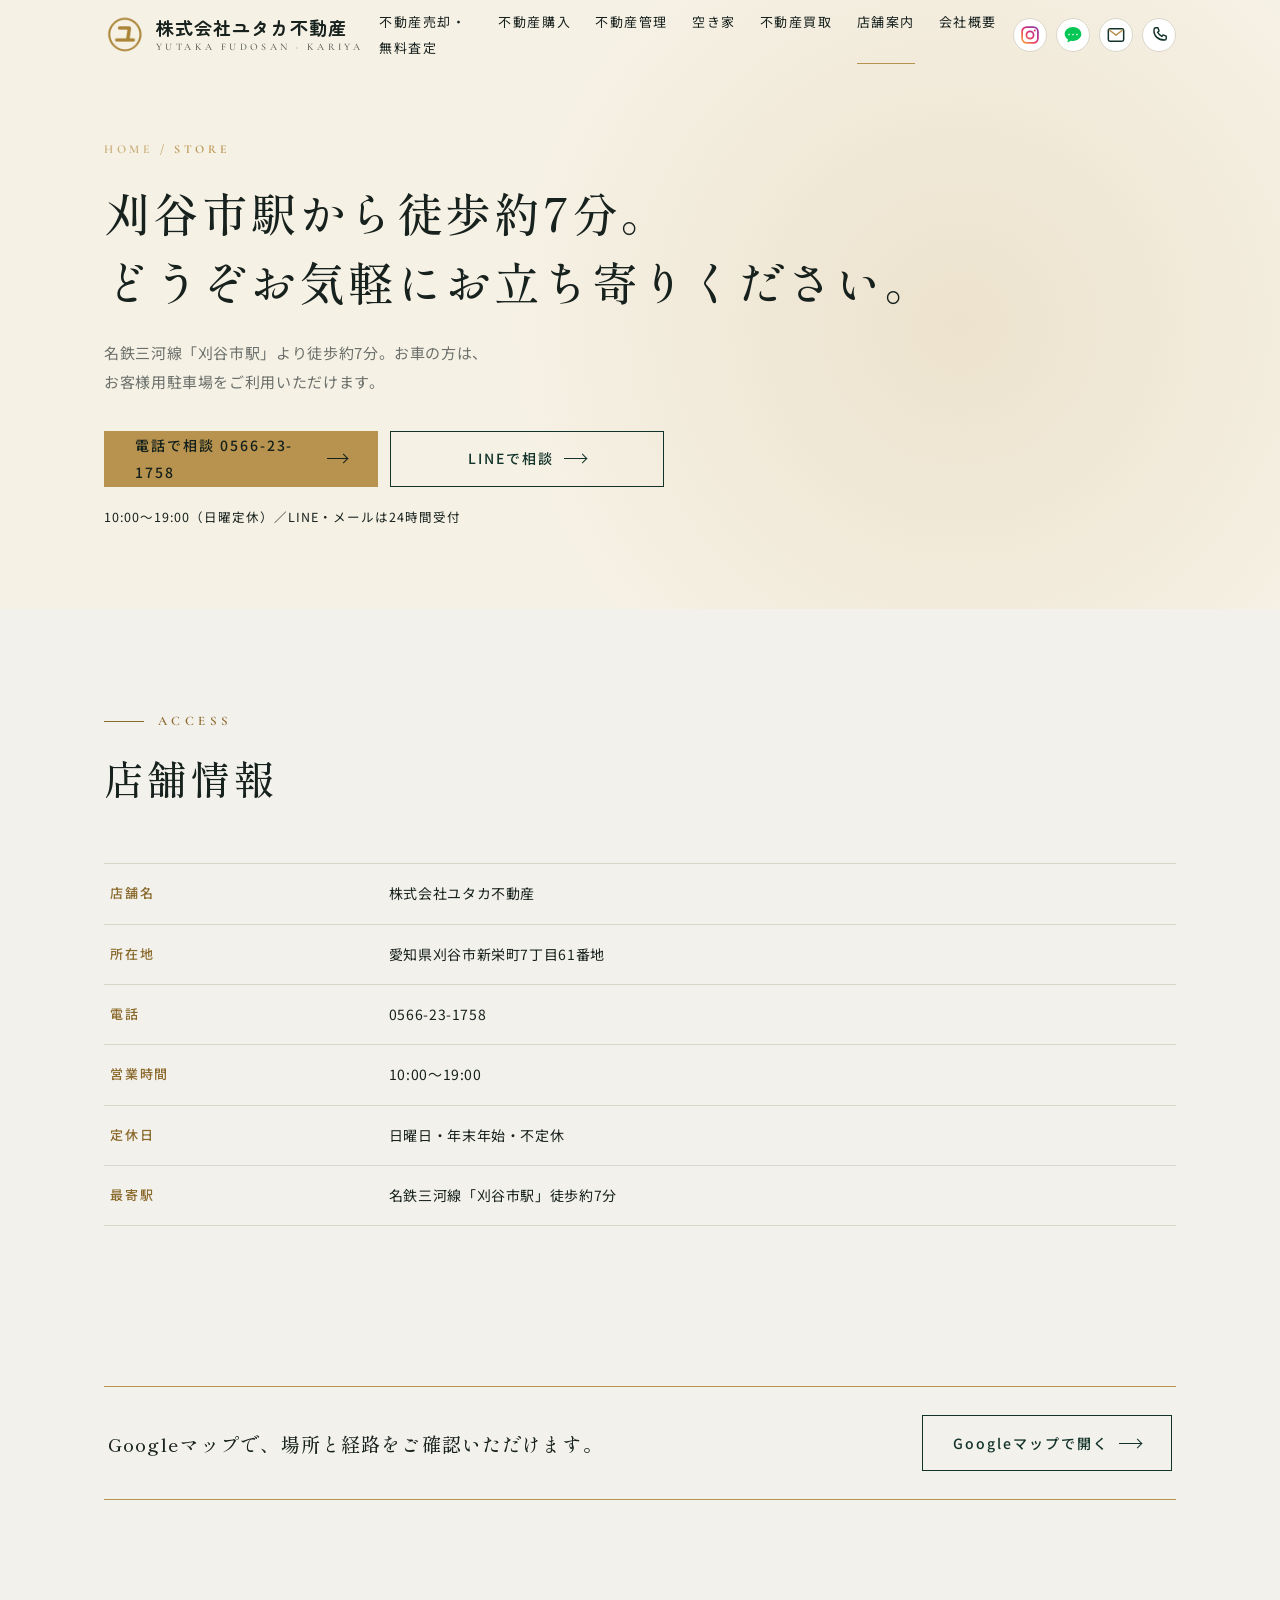
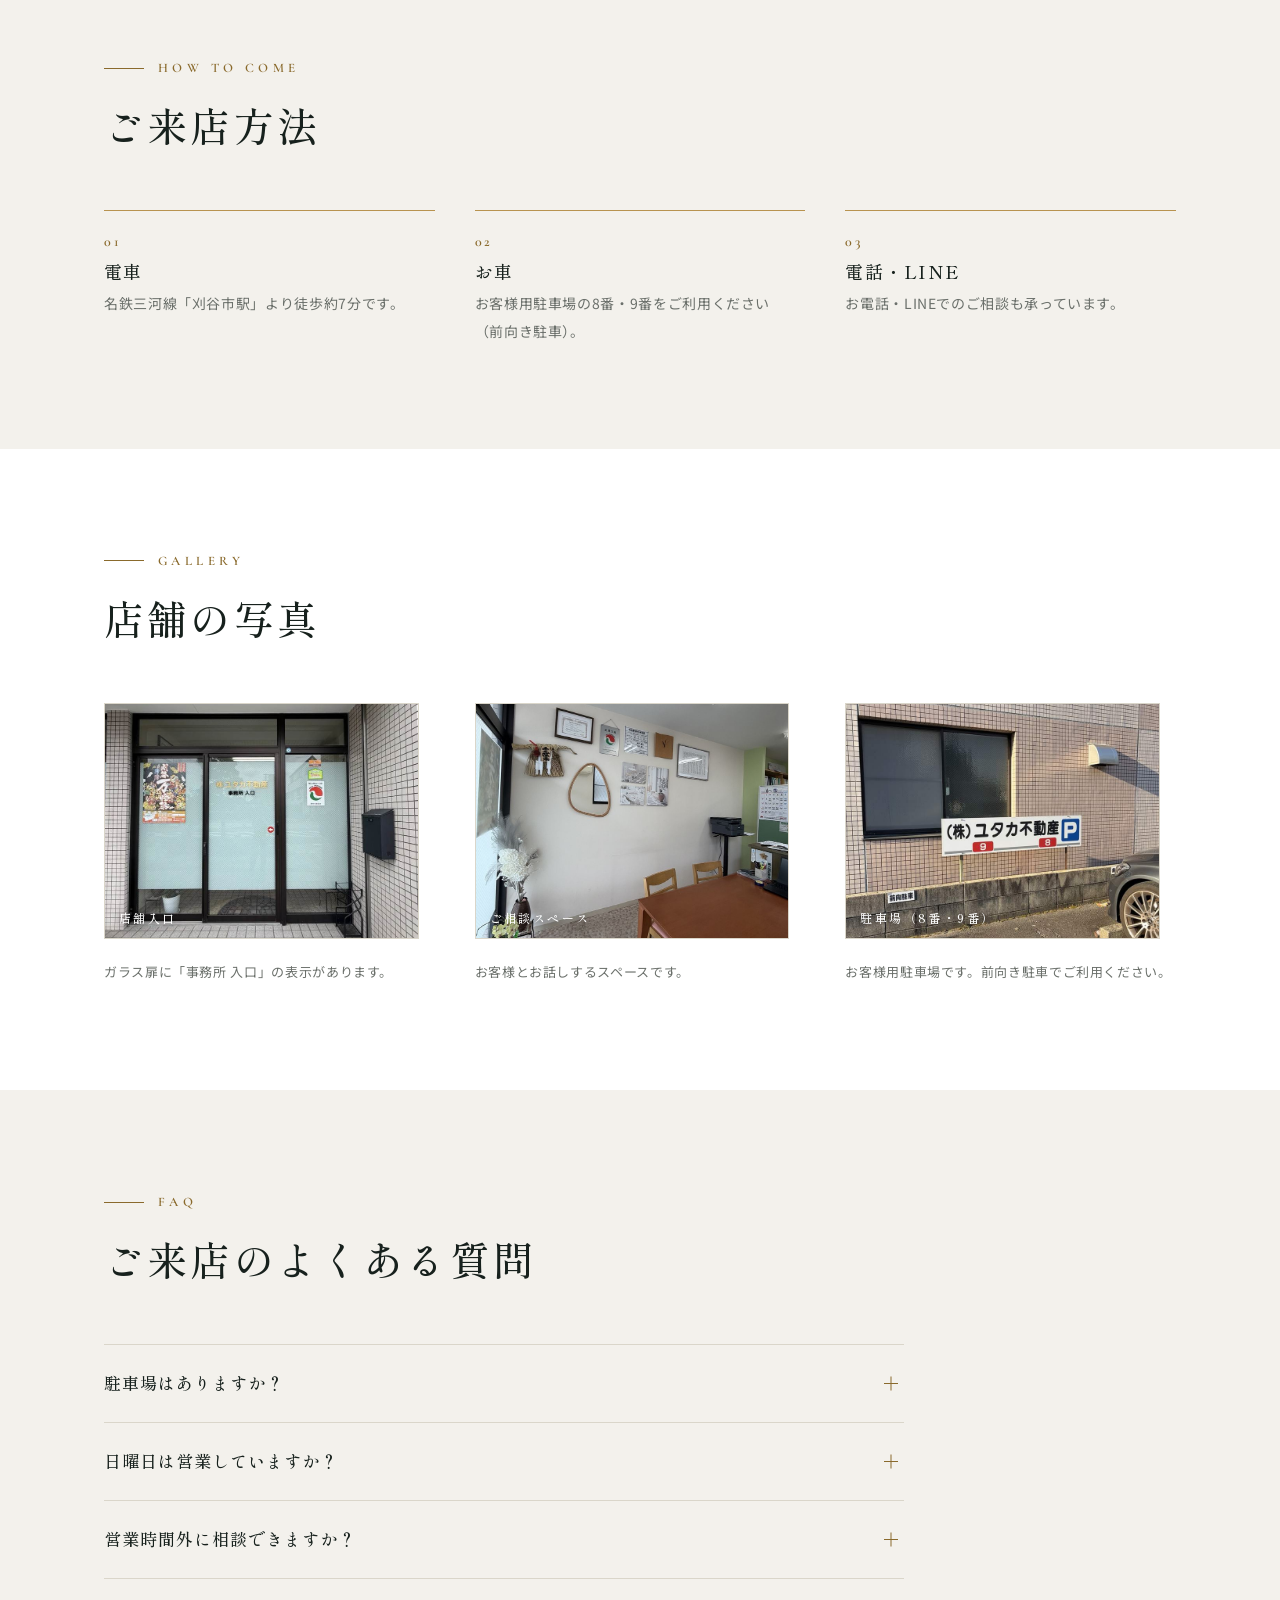
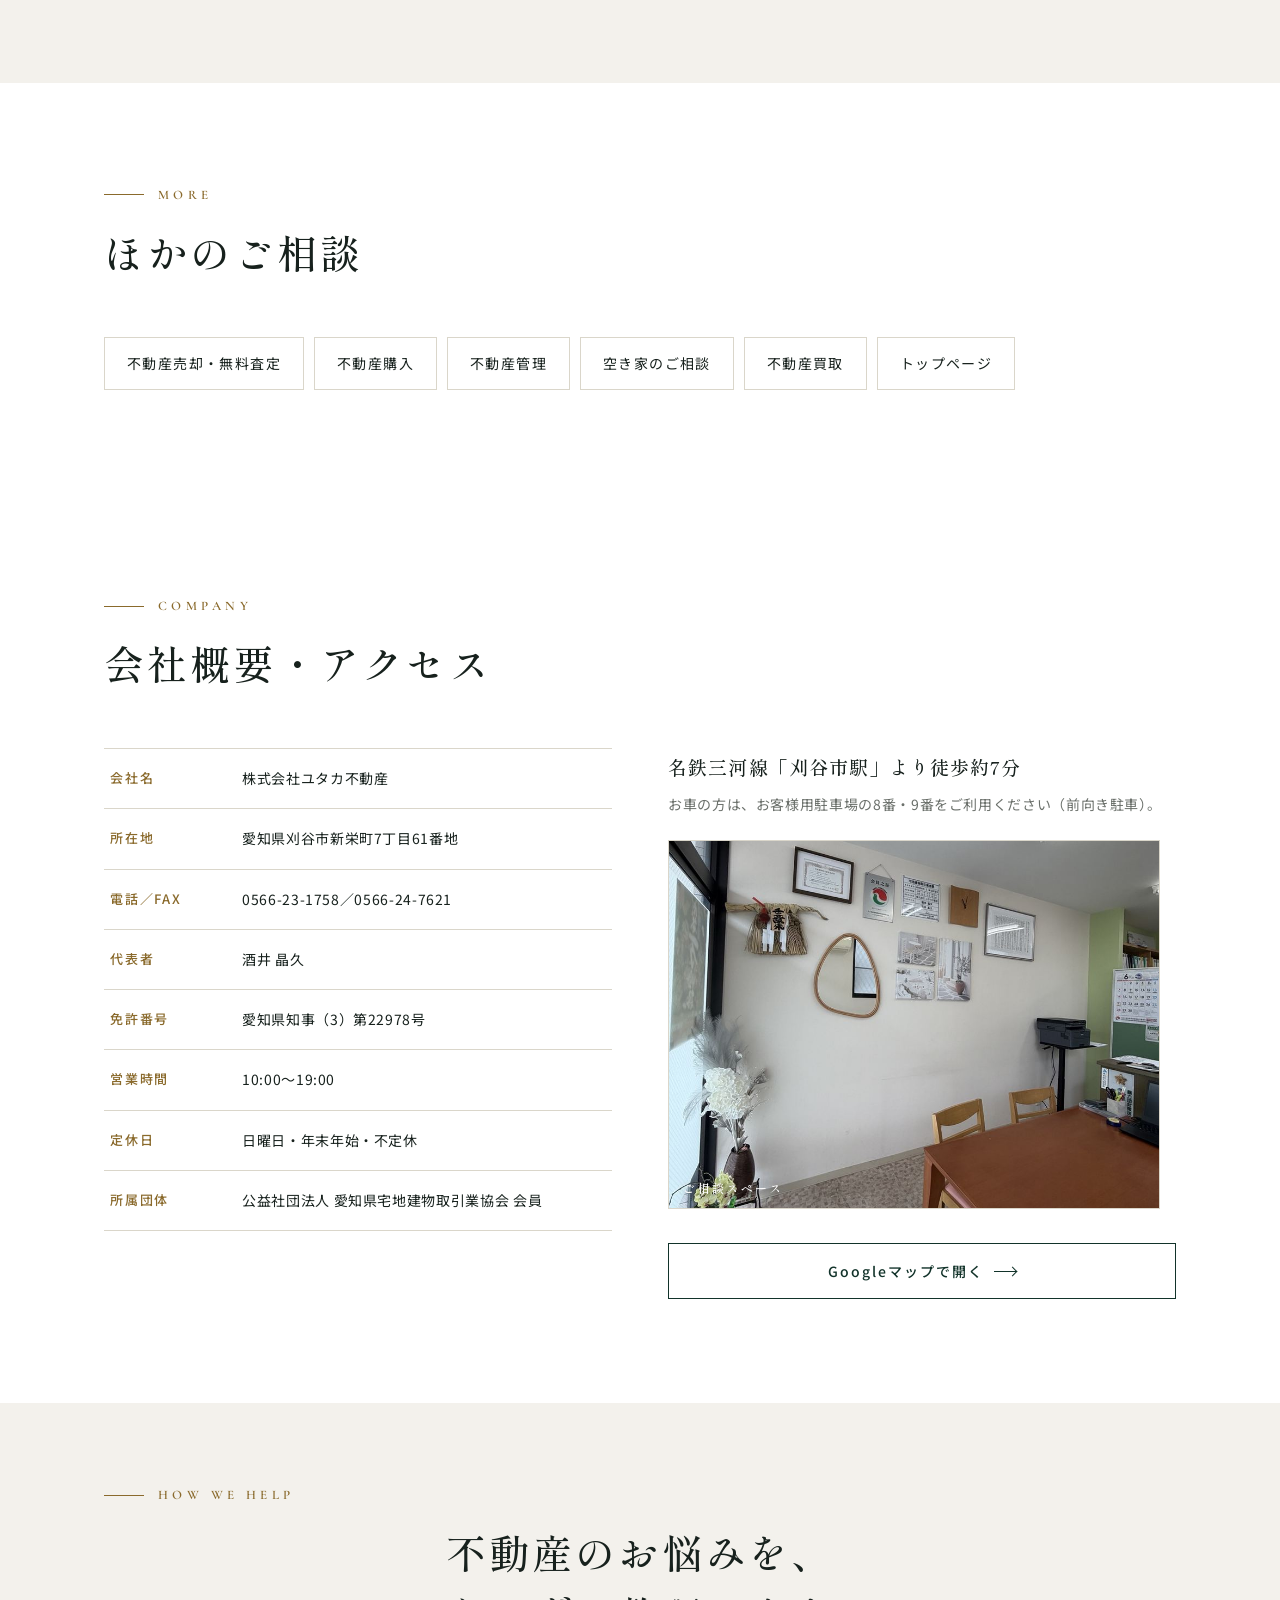
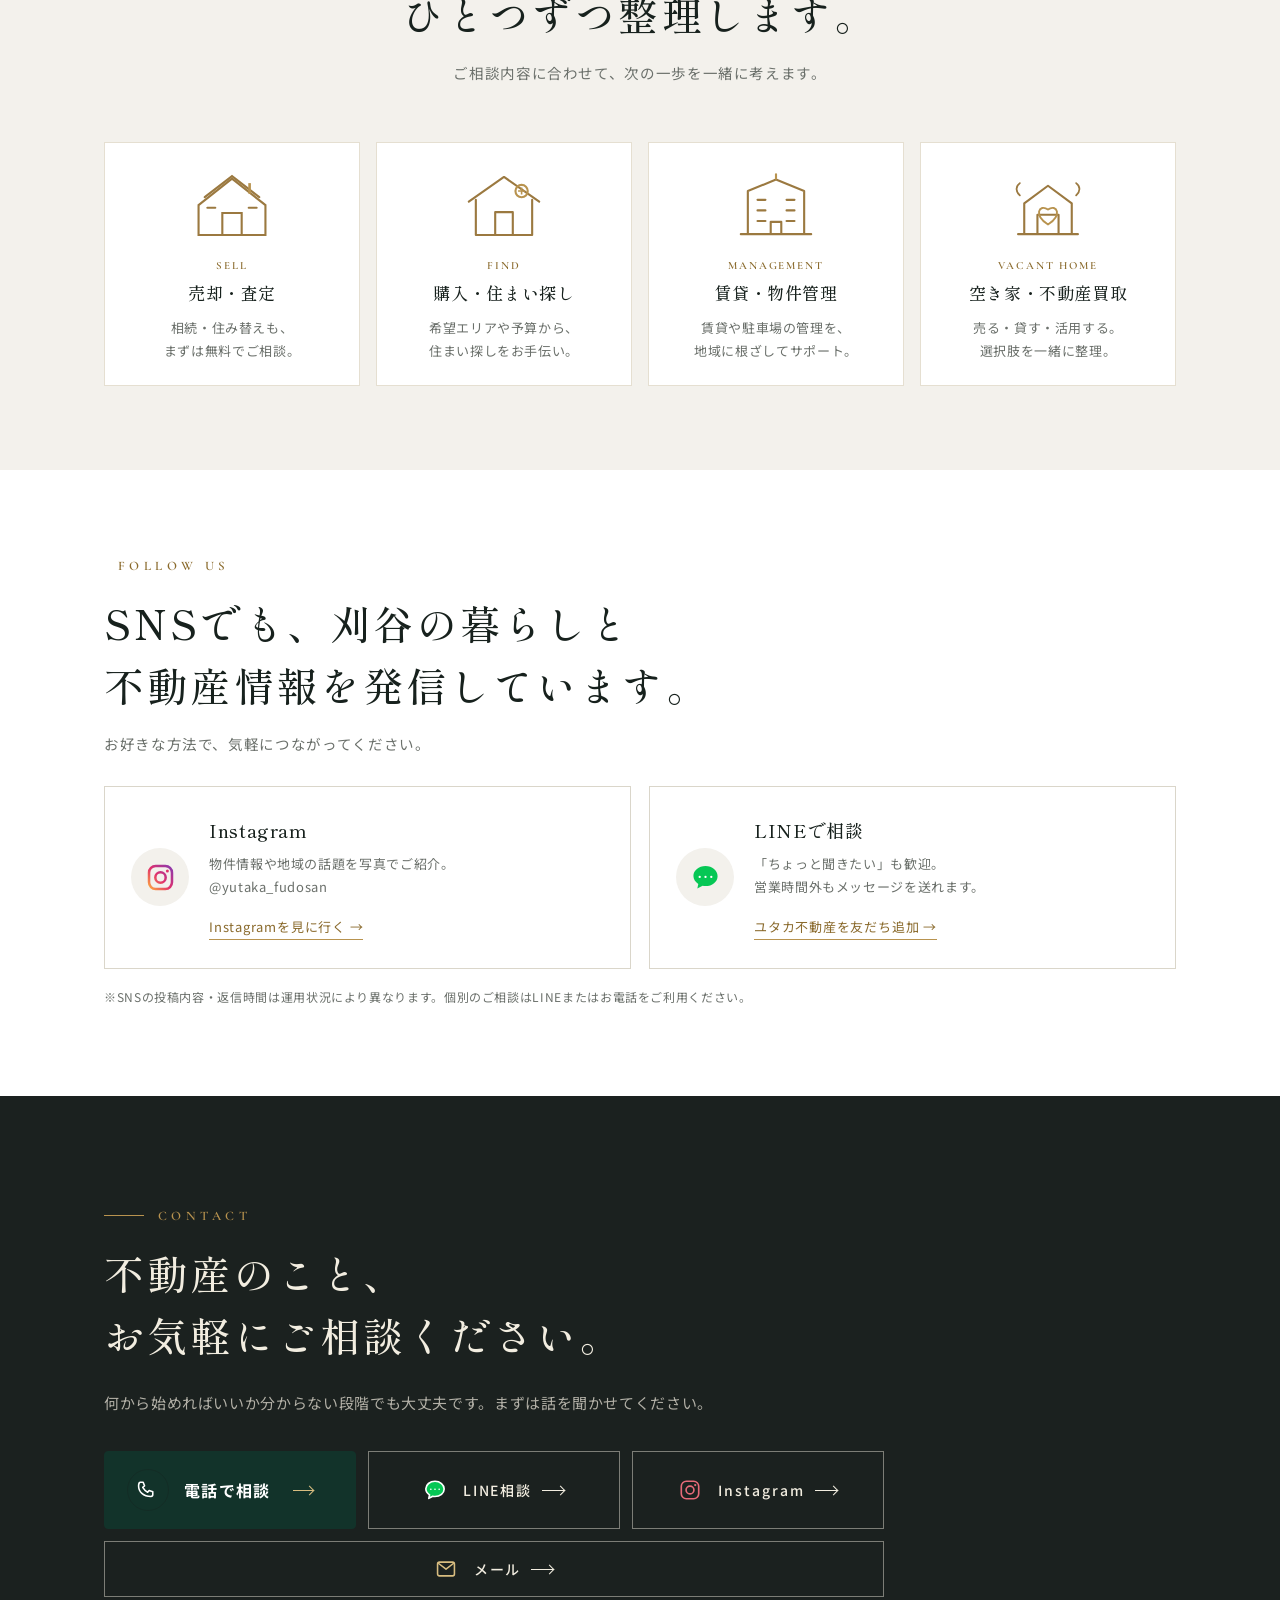
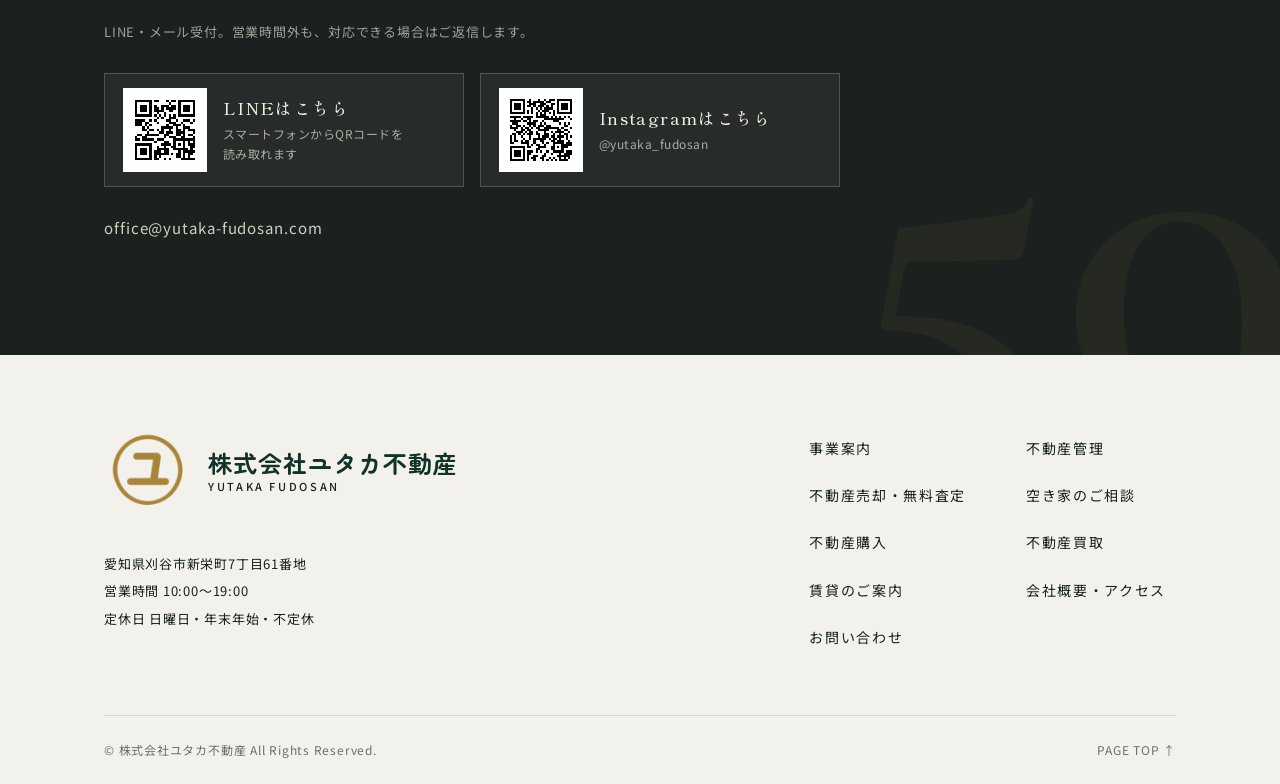
<file: shop.html>
<!DOCTYPE html>

<html lang="ja">
<head>
<meta charset="utf-8"/>
<meta content="width=device-width, initial-scale=1, viewport-fit=cover" name="viewport"/>
<title>店舗のご案内・アクセス｜刈谷市のユタカ不動産</title>
<link href="/favicon-yutaka.png" rel="icon" sizes="192x192" type="image/png"/>
<link href="/yutaka-mark.png" rel="apple-touch-icon"/>
<meta name="description" content="刈谷市の株式会社ユタカ不動産。名鉄三河線「刈谷市駅」より徒歩約7分。お車の方は、お客様用駐車場をご利用いただけます。"/>
<link href="https://fonts.googleapis.com" rel="preconnect"/><link crossorigin="" href="https://fonts.gstatic.com" rel="preconnect"/>
<link href="https://fonts.googleapis.com/css2?family=Cormorant+Garamond:wght@500;600&amp;family=Shippori+Mincho:wght@500;700&amp;family=Zen+Maru+Gothic:wght@500;700&amp;family=Noto+Sans+JP:wght@400;500;700&amp;display=swap" rel="stylesheet"/>


<link rel="stylesheet" href="/site-58038814.css"/>
<noscript><style>.rv,.eye,.fadeup,.hero .ln>span,.hero .lead,.hero .cta,.hero .note{opacity:1!important;transform:none!important}</style></noscript><link rel="canonical" href="https://yutaka-fudosan.com/shop.html"/>
<meta property="og:type" content="website"/>
<meta property="og:locale" content="ja_JP"/>
<meta property="og:site_name" content="ユタカ不動産"/>
<meta property="og:title" content="店舗のご案内・アクセス｜刈谷市のユタカ不動産"/>
<meta property="og:description" content="刈谷市の株式会社ユタカ不動産。名鉄三河線「刈谷市駅」より徒歩約7分。お車の方は、お客様用駐車場をご利用いただけます。"/>
<meta property="og:url" content="https://yutaka-fudosan.com/shop.html"/>
<meta property="og:image" content="https://yutaka-fudosan.com/kariya-historic-street.jpg"/>
<script type="application/ld+json">{"@context": "https://schema.org", "@graph": [{"@type": "WebPage", "@id": "https://yutaka-fudosan.com/shop.html", "url": "https://yutaka-fudosan.com/shop.html", "name": "店舗のご案内・アクセス｜刈谷市のユタカ不動産", "isPartOf": {"@id": "https://yutaka-fudosan.com/#website"}}]}</script></head>
<body>
<div id="pg"></div>
<header id="hd"><div class="w">
<a class="logo sf brand-lockup" href="/"><img alt="ユタカ不動産ロゴ" class="brand-mark" src="/yutaka-mark.png" style="background:transparent"/><span class="brand-name">株式会社ユタカ不動産<small>YUTAKA FUDOSAN · KARIYA</small></span></a>
<nav aria-label="メインメニュー" id="site-nav"><a href="/sell.html">不動産売却・無料査定</a><a href="/buy.html">不動産購入</a><a href="/property-management.html">不動産管理</a><a href="/vacant-home.html">空き家</a><a href="/buyout.html">不動産買取</a><a class="on" aria-current="page" href="/shop.html">店舗案内</a><a href="#access">会社概要</a></nav><div class="header-actions"><button aria-controls="site-nav" aria-expanded="false" aria-label="メニューを開く" class="mobile-menu-btn" type="button"><svg aria-hidden="true" viewbox="0 0 24 24"><path d="M4 7h16M4 12h16M4 17h16"></path></svg><span>メニュー</span></button><a aria-label="Instagramを開く" class="head-social ig-head" href="https://www.instagram.com/yutaka_fudosan/" rel="noopener" target="_blank" title="Instagram"><svg aria-hidden="true" viewbox="0 0 24 24"><defs><lineargradient gradientunits="userSpaceOnUse" id="head-ig-grad" x1="2" x2="22" y1="22" y2="2"><stop stop-color="#FFB13D"></stop><stop offset=".48" stop-color="#E1306C"></stop><stop offset="1" stop-color="#833AB4"></stop></lineargradient></defs><rect fill="none" height="19" rx="5.5" stroke="url(#head-ig-grad)" stroke-width="2.1" width="19" x="2.5" y="2.5"></rect><circle cx="12" cy="12" fill="none" r="4.3" stroke="url(#head-ig-grad)" stroke-width="2.1"></circle><circle cx="17.7" cy="6.6" fill="#E1306C" r="1.25"></circle></svg></a><a aria-label="LINEで相談" class="head-social line-head" href="https://lin.ee/W2HbWIG" rel="noopener" target="_blank" title="LINE"><svg aria-hidden="true" viewbox="0 0 24 24"><path d="M12 2.5c-5.55 0-10 3.68-10 8.25 0 2.67 1.58 5.04 4.03 6.55l-.78 3.8 4.34-2.22c.77.16 1.58.25 2.41.25 5.55 0 10-3.68 10-8.25S17.55 2.5 12 2.5Z" fill="#06C755"></path><path d="M7.2 10.55a.95.95 0 1 1 0 1.9.95.95 0 0 1 0-1.9m4.8 0a.95.95 0 1 1 0 1.9.95.95 0 0 1 0-1.9m4.8 0a.95.95 0 1 1 0 1.9.95.95 0 0 1 0-1.9" fill="#fff"></path></svg></a><a aria-label="メールで問い合わせ" class="head-social head-email" href="mailto:office@yutaka-fudosan.com" title="メール"><svg aria-hidden="true" viewbox="0 0 24 24"><rect fill="none" height="15" rx="2" stroke="#12332a" stroke-width="1.8" width="18.4" x="2.8" y="4.5"></rect><path d="m4 6 8 6.2L20 6" fill="none" stroke="#b8934f" stroke-linecap="round" stroke-linejoin="round" stroke-width="1.8"></path></svg></a><a aria-label="電話で相談" class="tel header-phone head-social phone-head" href="tel:0566231758" title="電話で相談"><svg aria-hidden="true" viewbox="0 0 24 24"><path d="M7 3.5h3l1.5 4-2 1.6a15 15 0 0 0 5.4 5.4l1.6-2 4 1.5v3c0 1.1-.9 2-2 2C10.1 19 5 13.9 5 7.5c0-2.2.9-4 2-4Z"></path></svg></a></div>
</div></header>
<main id="top">
<div class="view on" id="v-shop"><div class="hero sb"><div class="w"><div class="crumb fadeup" style="--i:0"><a href="/">HOME</a> / STORE</div><h1 class="fadeup" style="--i:1">刈谷市駅から徒歩約7分。<br>どうぞお気軽にお立ち寄りください。</h1><p class="lead fadeup" style="--i:2">名鉄三河線「刈谷市駅」より徒歩約7分。お車の方は、お客様用駐車場をご利用いただけます。</p><div class="cta fadeup" style="--i:3"><a class="btn b1" href="tel:0566231758">電話で相談 0566-23-1758<i></i></a><a class="btn b2" href="https://lin.ee/W2HbWIG">LINEで相談<i></i></a></div><p class="note fadeup" style="--i:4">10:00〜19:00（日曜定休）／LINE・メールは24時間受付</p></div></div><section><div class="w"><div class="sec-h rv"><span class="eye">ACCESS</span><h2>店舗情報</h2></div><div class="tblw rv"><table><tr><th>店舗名</th><td>株式会社ユタカ不動産</td></tr><tr><th>所在地</th><td>愛知県刈谷市新栄町7丁目61番地</td></tr><tr><th>電話</th><td><a href="tel:0566231758">0566-23-1758</a></td></tr><tr><th>営業時間</th><td>10:00〜19:00</td></tr><tr><th>定休日</th><td>日曜日・年末年始・不定休</td></tr><tr><th>最寄駅</th><td>名鉄三河線「刈谷市駅」徒歩約7分</td></tr></table></div></div></section><section style="padding:56px 0"><div class="w"><div class="band rv"><p>Googleマップで、場所と経路をご確認いただけます。</p><a class="btn b3" href="https://www.google.com/maps/search/?api=1&query=%E6%A0%AA%E5%BC%8F%E4%BC%9A%E7%A4%BE%E3%83%A6%E3%82%BF%E3%82%AB%E4%B8%8D%E5%8B%95%E7%94%A3+%E5%88%88%E8%B0%B7%E5%B8%82">Googleマップで開く<i></i></a></div></div></section><section><div class="w"><div class="sec-h rv"><span class="eye">HOW TO COME</span><h2>ご来店方法</h2></div><div class="cards" data-st><div class="cd rv"><b><em>01</em>電車</b><span>名鉄三河線「刈谷市駅」より徒歩約7分です。</span></div><div class="cd rv"><b><em>02</em>お車</b><span>お客様用駐車場の8番・9番をご利用ください（前向き駐車）。</span></div><div class="cd rv"><b><em>03</em>電話・LINE</b><span>お電話・LINEでのご相談も承っています。</span></div></div></div></section><section class="alt"><div class="w"><div class="sec-h rv"><span class="eye">GALLERY</span><h2>店舗の写真</h2></div><div class="cards" data-st><div class="rv"><div class="frame door" role="img" aria-label="店舗入口"></div><span style="color:var(--mu);font-size:13px">ガラス扉に「事務所 入口」の表示があります。</span></div><div class="rv"><div class="frame room" role="img" aria-label="ご相談スペース"></div><span style="color:var(--mu);font-size:13px">お客様とお話しするスペースです。</span></div><div class="rv"><div class="frame park" role="img" aria-label="駐車場（8番・9番）"></div><span style="color:var(--mu);font-size:13px">お客様用駐車場です。前向き駐車でご利用ください。</span></div></div></div></section><section><div class="w"><div class="sec-h rv"><span class="eye">FAQ</span><h2>ご来店のよくある質問</h2></div><div class="faq rv"><div class="q"><button aria-expanded="false">駐車場はありますか？</button><div class="a"><div><p>お客様用駐車場がございます。8番・9番をご利用ください（前向き駐車）。</p></div></div></div><div class="q"><button aria-expanded="false">日曜日は営業していますか？</button><div class="a"><div><p>日曜日は定休日です。LINE・メールは24時間受け付けています。</p></div></div></div><div class="q"><button aria-expanded="false">営業時間外に相談できますか？</button><div class="a"><div><p>LINE・メールは24時間受け付けています。営業時間外も、対応できる場合はご返信します。</p></div></div></div></div></div></section><section class="alt"><div class="w"><div class="sec-h rv"><span class="eye">MORE</span><h2>ほかのご相談</h2></div><div class="more rv"><a href="/sell.html">不動産売却・無料査定</a><a href="/buy.html">不動産購入</a><a href="/property-management.html">不動産管理</a><a href="/vacant-home.html">空き家のご相談</a><a href="/buyout.html">不動産買取</a><a href="/">トップページ</a></div></div></section></div>
<section class="alt" id="access"><div class="w">
<div class="sec-h rv"><span class="eye">COMPANY</span><h2>会社概要・アクセス</h2></div>
<div class="two" style="align-items:start">
<div class="tblw rv"><table>
<tr><th>会社名</th><td>株式会社ユタカ不動産</td></tr>
<tr><th>所在地</th><td>愛知県刈谷市新栄町7丁目61番地</td></tr>
<tr><th>電話／FAX</th><td><a href="tel:0566231758">0566-23-1758</a>／0566-24-7621</td></tr>
<tr><th>代表者</th><td>酒井 晶久</td></tr>
<tr><th>免許番号</th><td>愛知県知事（3）第22978号</td></tr>
<tr><th>営業時間</th><td>10:00〜19:00</td></tr>
<tr><th>定休日</th><td>日曜日・年末年始・不定休</td></tr>
<tr><th>所属団体</th><td>公益社団法人 愛知県宅地建物取引業協会 会員</td></tr>
</table></div>
<div class="rv" style="--d:.15s">
<p class="sf" style="font-size:19px;margin:0 0 6px;letter-spacing:.06em">名鉄三河線「刈谷市駅」より徒歩約7分</p>
<p style="color:var(--mu);font-size:14px;margin:0 0 22px">お車の方は、お客様用駐車場の8番・9番をご利用ください（前向き駐車）。</p>
<div aria-label="ご相談スペース" class="frame room" role="img" style="margin-bottom:34px;aspect-ratio:4/3"></div>
<a class="btn b3" href="https://www.google.com/maps/search/?api=1&amp;query=%E6%A0%AA%E5%BC%8F%E4%BC%9A%E7%A4%BE%E3%83%A6%E3%82%BF%E3%82%AB%E4%B8%8D%E5%8B%95%E7%94%A3+%E5%88%88%E8%B0%B7%E5%B8%82" style="width:100%">Googleマップで開く<i></i></a>
</div></div></div></section>
<section aria-labelledby="guide-title" class="visual-guide">
<div class="w">
<div class="sec-h rv"><span class="eye">HOW WE HELP</span><h2 id="guide-title">不動産のお悩みを、<br/>ひとつずつ整理します。</h2><p class="sub" style="margin:0 auto">ご相談内容に合わせて、次の一歩を一緒に考えます。</p></div>
<div class="vg-grid">
<article class="vg-card rv"><svg aria-hidden="true" class="vg-ill" fill="none" viewbox="0 0 100 82"><path d="M12 40 50 10l38 30v34H12V40Z" stroke="currentColor" stroke-width="2.4"></path><path d="M39 74V49h22v25M22 43h9m38 0h9M19 31l31-24 31 24" stroke="currentColor" stroke-linecap="round" stroke-width="2.4"></path><path d="M70 15v12" stroke="#b8934f" stroke-width="3"></path></svg><span class="vg-tag">SELL</span><h3>売却・査定</h3><p>相続・住み替えも、<br/>まずは無料でご相談。</p></article>
<article class="vg-card rv"><svg aria-hidden="true" class="vg-ill" fill="none" viewbox="0 0 100 82"><path d="M10 36 50 8l40 28M18 34v40h64V34M40 74V48h20v26" stroke="currentColor" stroke-linecap="round" stroke-linejoin="round" stroke-width="2.4"></path><circle cx="70" cy="24" r="7" stroke="#b8934f" stroke-width="2.4"></circle><path d="M70 20v8m-4-4h8" stroke="#b8934f" stroke-width="1.8"></path></svg><span class="vg-tag">FIND</span><h3>購入・住まい探し</h3><p>希望エリアや予算から、<br/>住まい探しをお手伝い。</p></article>
<article class="vg-card rv"><svg aria-hidden="true" class="vg-ill" fill="none" viewbox="0 0 100 82"><path d="M18 73V24l32-13 32 13v49M10 73h80M29 34h9m-9 12h9m-9 12h9m24-24h9m-9 12h9m-9 12h9M44 73V59h12v14" stroke="currentColor" stroke-linecap="round" stroke-linejoin="round" stroke-width="2.4"></path><path d="M50 11V4" stroke="#b8934f" stroke-width="2.4"></path></svg><span class="vg-tag">MANAGEMENT</span><h3>賃貸・物件管理</h3><p>賃貸や駐車場の管理を、<br/>地域に根ざしてサポート。</p></article>
<article class="vg-card rv"><svg aria-hidden="true" class="vg-ill" fill="none" viewbox="0 0 100 82"><path d="M16 73h68M23 73V38l27-20 27 20v35M38 73V51h24v22" stroke="currentColor" stroke-linecap="round" stroke-linejoin="round" stroke-width="2.4"></path><path d="M50 45c-10-7-17 7 0 17 17-10 10-24 0-17Z" stroke="#b8934f" stroke-linejoin="round" stroke-width="2.2"></path><path d="M18 29c-5-5-5-10 0-14m64 14c5-5 5-10 0-14" stroke="currentColor" stroke-linecap="round" stroke-width="2"></path></svg><span class="vg-tag">VACANT HOME</span><h3>空き家・不動産買取</h3><p>売る・貸す・活用する。<br/>選択肢を一緒に整理。</p></article>
</div>
</div>
</section>
<section aria-labelledby="social-title" class="social-guide">
<div class="w">
<div class="social-head"><div class="sec-h rv"><span class="eye">FOLLOW US</span><h2 id="social-title">SNSでも、刈谷の暮らしと<br/>不動産情報を発信しています。</h2><p class="sub">お好きな方法で、気軽につながってください。</p></div></div>
<div class="social-grid">
<article class="social-card rv"><span aria-hidden="true" class="social-icon"><svg aria-hidden="true" viewbox="0 0 24 24"><defs><lineargradient gradientunits="userSpaceOnUse" id="ig-brand" x1="2" x2="22" y1="22" y2="2"><stop stop-color="#FFB13D"></stop><stop offset=".48" stop-color="#E1306C"></stop><stop offset="1" stop-color="#833AB4"></stop></lineargradient></defs><rect fill="none" height="19" rx="5.5" stroke="url(#ig-brand)" stroke-width="2.1" width="19" x="2.5" y="2.5"></rect><circle cx="12" cy="12" fill="none" r="4.3" stroke="url(#ig-brand)" stroke-width="2.1"></circle><circle cx="17.7" cy="6.6" fill="#E1306C" r="1.25"></circle></svg></span><div><h3>Instagram</h3><p>物件情報や地域の話題を写真でご紹介。<br/>@yutaka_fudosan</p><a class="social-link" href="https://www.instagram.com/yutaka_fudosan/" rel="noopener" target="_blank">Instagramを見に行く →</a></div></article>
<article class="social-card rv"><span aria-hidden="true" class="social-icon"><svg aria-hidden="true" viewbox="0 0 24 24"><path d="M12 2.5c-5.55 0-10 3.68-10 8.25 0 2.67 1.58 5.04 4.03 6.55l-.78 3.8 4.34-2.22c.77.16 1.58.25 2.41.25 5.55 0 10-3.68 10-8.25S17.55 2.5 12 2.5Z" fill="#06C755"></path><path d="M7.2 10.55a.95.95 0 1 1 0 1.9.95.95 0 0 1 0-1.9m4.8 0a.95.95 0 1 1 0 1.9.95.95 0 0 1 0-1.9m4.8 0a.95.95 0 1 1 0 1.9.95.95 0 0 1 0-1.9" fill="#fff"></path></svg></span><div><h3>LINEで相談</h3><p>「ちょっと聞きたい」も歓迎。<br/>営業時間外もメッセージを送れます。</p><a class="social-link" href="https://lin.ee/W2HbWIG" rel="noopener" target="_blank">ユタカ不動産を友だち追加 →</a></div></article>
</div>
<p class="social-note">※SNSの投稿内容・返信時間は運用状況により異なります。個別のご相談はLINEまたはお電話をご利用ください。</p>
</div>
</section>
<section class="fin" id="contact"><div class="w rv"><div class="fin-in">
<span class="eye">CONTACT</span><h2>不動産のこと、<br/>お気軽にご相談ください。</h2>
<p class="fl">何から始めればいいか分からない段階でも大丈夫です。まずは話を聞かせてください。</p>
<div class="ct">
<a aria-label="電話で相談する" class="btn b1 first phone-cta" href="tel:0566231758"><span aria-hidden="true" class="phone-mark"><svg aria-hidden="true" class="contact-icon phone-icon" viewbox="0 0 24 24"><path d="M7 3.5h3l1.5 4-2 1.6a15 15 0 0 0 5.4 5.4l1.6-2 4 1.5v3c0 1.1-.9 2-2 2C10.1 19 5 13.9 5 7.5c0-2.2.9-4 2-4Z"></path></svg></span><span class="phone-copy"><b>電話で相談</b></span><i></i></a>
<a class="btn b2" href="https://lin.ee/W2HbWIG"><svg aria-hidden="true" class="contact-icon line-icon" viewbox="0 0 24 24"><path d="M12 2.5c-5.55 0-10 3.68-10 8.25 0 2.67 1.58 5.04 4.03 6.55l-.78 3.8 4.34-2.22c.77.16 1.58.25 2.41.25 5.55 0 10-3.68 10-8.25S17.55 2.5 12 2.5Z"></path><path d="M7.4 11.2h.1m4.45 0h.1m4.45 0h.1"></path></svg>LINE相談<i></i></a>
<a class="btn b2" href="https://www.instagram.com/yutaka_fudosan/"><svg aria-hidden="true" class="contact-icon insta-icon" viewbox="0 0 24 24"><rect height="19" rx="5.5" width="19" x="2.5" y="2.5"></rect><circle cx="12" cy="12" r="4.3"></circle><circle class="insta-dot" cx="17.7" cy="6.6" r="1.25"></circle></svg>Instagram<i></i></a>
<a class="btn b2 wide" href="mailto:office@yutaka-fudosan.com"><svg aria-hidden="true" class="contact-icon mail-icon" viewbox="0 0 24 24"><rect height="15" rx="2" width="18.4" x="2.8" y="4.5"></rect><path d="m4 6 8 6.2L20 6"></path></svg>メール<i></i></a>
</div>
<p class="note2">LINE・メール受付。営業時間外も、対応できる場合はご返信します。</p>
<div class="qrs">
<a class="qr" href="https://lin.ee/W2HbWIG"><svg aria-label="LINEのQRコード" role="img" shape-rendering="crispEdges" viewbox="0 0 35 35"><rect fill="#fff" height="35" width="35"></rect><path d="M5 5h7v1h-7zM13 5h2v1h-2zM18 5h1v1h-1zM20 5h2v1h-2zM23 5h7v1h-7zM5 6h1v1h-1zM11 6h1v1h-1zM19 6h1v1h-1zM23 6h1v1h-1zM29 6h1v1h-1zM5 7h1v1h-1zM7 7h3v1h-3zM11 7h1v1h-1zM13 7h1v1h-1zM16 7h3v1h-3zM20 7h2v1h-2zM23 7h1v1h-1zM25 7h3v1h-3zM29 7h1v1h-1zM5 8h1v1h-1zM7 8h3v1h-3zM11 8h1v1h-1zM13 8h2v1h-2zM16 8h1v1h-1zM18 8h4v1h-4zM23 8h1v1h-1zM25 8h3v1h-3zM29 8h1v1h-1zM5 9h1v1h-1zM7 9h3v1h-3zM11 9h1v1h-1zM13 9h4v1h-4zM19 9h2v1h-2zM23 9h1v1h-1zM25 9h3v1h-3zM29 9h1v1h-1zM5 10h1v1h-1zM11 10h1v1h-1zM14 10h1v1h-1zM17 10h1v1h-1zM23 10h1v1h-1zM29 10h1v1h-1zM5 11h7v1h-7zM13 11h1v1h-1zM15 11h1v1h-1zM17 11h1v1h-1zM19 11h1v1h-1zM21 11h1v1h-1zM23 11h7v1h-7zM14 12h1v1h-1zM16 12h1v1h-1zM19 12h3v1h-3zM5 13h4v1h-4zM11 13h1v1h-1zM13 13h1v1h-1zM18 13h2v1h-2zM22 13h1v1h-1zM25 13h3v1h-3zM29 13h1v1h-1zM5 14h3v1h-3zM9 14h2v1h-2zM14 14h1v1h-1zM19 14h3v1h-3zM24 14h1v1h-1zM28 14h1v1h-1zM5 15h3v1h-3zM9 15h1v1h-1zM11 15h1v1h-1zM18 15h1v1h-1zM21 15h3v1h-3zM25 15h1v1h-1zM8 16h1v1h-1zM10 16h1v1h-1zM16 16h5v1h-5zM22 16h1v1h-1zM25 16h3v1h-3zM8 17h2v1h-2zM11 17h2v1h-2zM14 17h1v1h-1zM16 17h1v1h-1zM19 17h1v1h-1zM22 17h2v1h-2zM25 17h1v1h-1zM27 17h3v1h-3zM10 18h1v1h-1zM15 18h2v1h-2zM18 18h3v1h-3zM22 18h4v1h-4zM29 18h1v1h-1zM6 19h2v1h-2zM9 19h6v1h-6zM17 19h2v1h-2zM22 19h2v1h-2zM25 19h1v1h-1zM27 19h2v1h-2zM5 20h1v1h-1zM8 20h2v1h-2zM17 20h1v1h-1zM19 20h3v1h-3zM24 20h2v1h-2zM29 20h1v1h-1zM5 21h2v1h-2zM8 21h5v1h-5zM14 21h3v1h-3zM21 21h9v1h-9zM13 22h1v1h-1zM17 22h2v1h-2zM21 22h1v1h-1zM25 22h1v1h-1zM27 22h1v1h-1zM29 22h1v1h-1zM5 23h7v1h-7zM16 23h4v1h-4zM21 23h1v1h-1zM23 23h1v1h-1zM25 23h1v1h-1zM27 23h3v1h-3zM5 24h1v1h-1zM11 24h1v1h-1zM14 24h1v1h-1zM17 24h1v1h-1zM20 24h2v1h-2zM25 24h1v1h-1zM28 24h2v1h-2zM5 25h1v1h-1zM7 25h3v1h-3zM11 25h1v1h-1zM14 25h5v1h-5zM21 25h6v1h-6zM28 25h1v1h-1zM5 26h1v1h-1zM7 26h3v1h-3zM11 26h1v1h-1zM13 26h3v1h-3zM17 26h2v1h-2zM23 26h1v1h-1zM25 26h5v1h-5zM5 27h1v1h-1zM7 27h3v1h-3zM11 27h1v1h-1zM13 27h6v1h-6zM20 27h1v1h-1zM22 27h2v1h-2zM25 27h1v1h-1zM27 27h2v1h-2zM5 28h1v1h-1zM11 28h1v1h-1zM13 28h1v1h-1zM15 28h1v1h-1zM22 28h2v1h-2zM25 28h1v1h-1zM27 28h1v1h-1zM5 29h7v1h-7zM13 29h2v1h-2zM17 29h1v1h-1zM19 29h1v1h-1zM24 29h6v1h-6z" fill="#000"></path></svg><div><b>LINEはこちら</b><span>スマートフォンからQRコードを読み取れます</span></div></a>
<a class="qr" href="https://www.instagram.com/yutaka_fudosan/"><svg aria-label="InstagramのQRコード" role="img" shape-rendering="crispEdges" viewbox="0 0 39 39"><rect fill="#fff" height="39" width="39"></rect><path d="M5 5h7v1h-7zM14 5h1v1h-1zM18 5h1v1h-1zM21 5h1v1h-1zM23 5h3v1h-3zM27 5h7v1h-7zM5 6h1v1h-1zM11 6h1v1h-1zM13 6h2v1h-2zM16 6h5v1h-5zM22 6h2v1h-2zM27 6h1v1h-1zM33 6h1v1h-1zM5 7h1v1h-1zM7 7h3v1h-3zM11 7h1v1h-1zM14 7h3v1h-3zM19 7h3v1h-3zM24 7h2v1h-2zM27 7h1v1h-1zM29 7h3v1h-3zM33 7h1v1h-1zM5 8h1v1h-1zM7 8h3v1h-3zM11 8h1v1h-1zM13 8h2v1h-2zM16 8h1v1h-1zM18 8h3v1h-3zM22 8h1v1h-1zM24 8h1v1h-1zM27 8h1v1h-1zM29 8h3v1h-3zM33 8h1v1h-1zM5 9h1v1h-1zM7 9h3v1h-3zM11 9h1v1h-1zM15 9h1v1h-1zM17 9h1v1h-1zM19 9h1v1h-1zM21 9h4v1h-4zM27 9h1v1h-1zM29 9h3v1h-3zM33 9h1v1h-1zM5 10h1v1h-1zM11 10h1v1h-1zM13 10h1v1h-1zM15 10h1v1h-1zM18 10h1v1h-1zM20 10h3v1h-3zM25 10h1v1h-1zM27 10h1v1h-1zM33 10h1v1h-1zM5 11h7v1h-7zM13 11h1v1h-1zM15 11h1v1h-1zM17 11h1v1h-1zM19 11h1v1h-1zM21 11h1v1h-1zM23 11h1v1h-1zM25 11h1v1h-1zM27 11h7v1h-7zM17 12h1v1h-1zM19 12h3v1h-3zM25 12h1v1h-1zM5 13h5v1h-5zM11 13h5v1h-5zM17 13h6v1h-6zM24 13h1v1h-1zM26 13h1v1h-1zM28 13h1v1h-1zM30 13h1v1h-1zM32 13h1v1h-1zM7 14h1v1h-1zM10 14h1v1h-1zM13 14h2v1h-2zM21 14h9v1h-9zM33 14h1v1h-1zM5 15h5v1h-5zM11 15h2v1h-2zM14 15h1v1h-1zM16 15h2v1h-2zM20 15h1v1h-1zM25 15h3v1h-3zM6 16h3v1h-3zM13 16h4v1h-4zM19 16h1v1h-1zM21 16h1v1h-1zM28 16h1v1h-1zM30 16h1v1h-1zM32 16h1v1h-1zM5 17h1v1h-1zM8 17h2v1h-2zM11 17h1v1h-1zM14 17h1v1h-1zM16 17h1v1h-1zM18 17h3v1h-3zM22 17h2v1h-2zM30 17h2v1h-2zM5 18h4v1h-4zM10 18h1v1h-1zM12 18h2v1h-2zM15 18h1v1h-1zM17 18h2v1h-2zM21 18h7v1h-7zM29 18h1v1h-1zM33 18h1v1h-1zM7 19h1v1h-1zM10 19h2v1h-2zM13 19h2v1h-2zM18 19h5v1h-5zM27 19h2v1h-2zM30 19h2v1h-2zM8 20h3v1h-3zM12 20h1v1h-1zM14 20h2v1h-2zM17 20h1v1h-1zM21 20h1v1h-1zM24 20h1v1h-1zM26 20h4v1h-4zM32 20h1v1h-1zM6 21h2v1h-2zM9 21h1v1h-1zM11 21h1v1h-1zM13 21h3v1h-3zM17 21h2v1h-2zM21 21h2v1h-2zM25 21h1v1h-1zM28 21h1v1h-1zM30 21h2v1h-2zM5 22h1v1h-1zM7 22h1v1h-1zM10 22h1v1h-1zM14 22h1v1h-1zM18 22h1v1h-1zM20 22h3v1h-3zM24 22h2v1h-2zM27 22h3v1h-3zM31 22h1v1h-1zM33 22h1v1h-1zM5 23h1v1h-1zM7 23h1v1h-1zM11 23h1v1h-1zM14 23h1v1h-1zM16 23h6v1h-6zM23 23h1v1h-1zM25 23h2v1h-2zM28 23h1v1h-1zM31 23h1v1h-1zM5 24h1v1h-1zM7 24h2v1h-2zM10 24h1v1h-1zM12 24h2v1h-2zM16 24h1v1h-1zM19 24h2v1h-2zM24 24h2v1h-2zM27 24h3v1h-3zM32 24h1v1h-1zM5 25h2v1h-2zM10 25h4v1h-4zM16 25h1v1h-1zM20 25h1v1h-1zM22 25h1v1h-1zM25 25h5v1h-5zM31 25h3v1h-3zM13 26h1v1h-1zM15 26h1v1h-1zM17 26h2v1h-2zM21 26h1v1h-1zM25 26h1v1h-1zM29 26h5v1h-5zM5 27h7v1h-7zM13 27h2v1h-2zM18 27h4v1h-4zM24 27h2v1h-2zM27 27h1v1h-1zM29 27h3v1h-3zM5 28h1v1h-1zM11 28h1v1h-1zM17 28h2v1h-2zM24 28h2v1h-2zM29 28h1v1h-1zM5 29h1v1h-1zM7 29h3v1h-3zM11 29h1v1h-1zM13 29h3v1h-3zM17 29h1v1h-1zM19 29h1v1h-1zM22 29h1v1h-1zM25 29h5v1h-5zM31 29h3v1h-3zM5 30h1v1h-1zM7 30h3v1h-3zM11 30h1v1h-1zM13 30h2v1h-2zM21 30h1v1h-1zM24 30h1v1h-1zM28 30h1v1h-1zM30 30h4v1h-4zM5 31h1v1h-1zM7 31h3v1h-3zM11 31h1v1h-1zM13 31h1v1h-1zM16 31h2v1h-2zM20 31h2v1h-2zM27 31h6v1h-6zM5 32h1v1h-1zM11 32h1v1h-1zM13 32h1v1h-1zM15 32h2v1h-2zM19 32h2v1h-2zM23 32h1v1h-1zM25 32h1v1h-1zM28 32h1v1h-1zM30 32h1v1h-1zM32 32h1v1h-1zM5 33h7v1h-7zM13 33h1v1h-1zM16 33h1v1h-1zM20 33h1v1h-1zM22 33h1v1h-1zM24 33h1v1h-1zM26 33h1v1h-1zM28 33h4v1h-4z" fill="#000"></path></svg><div><b>Instagramはこちら</b><span>@yutaka_fudosan</span></div></a>
</div>
<a class="mail" href="mailto:office@yutaka-fudosan.com">office@yutaka-fudosan.com</a>
</div></div></section>
</main>
<footer class="ft"><div class="w">
<div class="ft-top">
<div class="ft-brand"><a class="brand" href="/"><img alt="株式会社ユタカ不動産 ロゴ" class="mark footer-brand-mark" src="/yutaka-mark.png" style="background:transparent"/><span class="nm"><b>株式会社ユタカ不動産</b><small>YUTAKA FUDOSAN</small></span></a>
<p>愛知県刈谷市新栄町7丁目61番地<br/>営業時間 10:00〜19:00<br/>定休日 日曜日・年末年始・不定休</p></div>
<nav aria-label="フッターメニュー" class="ft-nav"><a href="/">事業案内</a><a href="/property-management.html">不動産管理</a><a href="/sell.html">不動産売却・無料査定</a><a href="/vacant-home.html">空き家のご相談</a><a href="/buy.html">不動産購入</a><a href="/buyout.html">不動産買取</a><a href="/property-management.html">賃貸のご案内</a><a href="#access">会社概要・アクセス</a><a href="#contact">お問い合わせ</a></nav>
</div>
<div class="ft-bot"><span>© 株式会社ユタカ不動産 All Rights Reserved.</span><a href="#top">PAGE TOP <i>↑</i></a></div>
</div></footer>
<div class="bar" id="bar"><a class="t" href="tel:0566231758">電話で相談</a><a class="l" href="https://lin.ee/W2HbWIG">LINE</a><a class="s" href="/sell.html">無料査定</a></div>

<script src="/site-0e365b4b.js"></script></body>
</html>
</file>
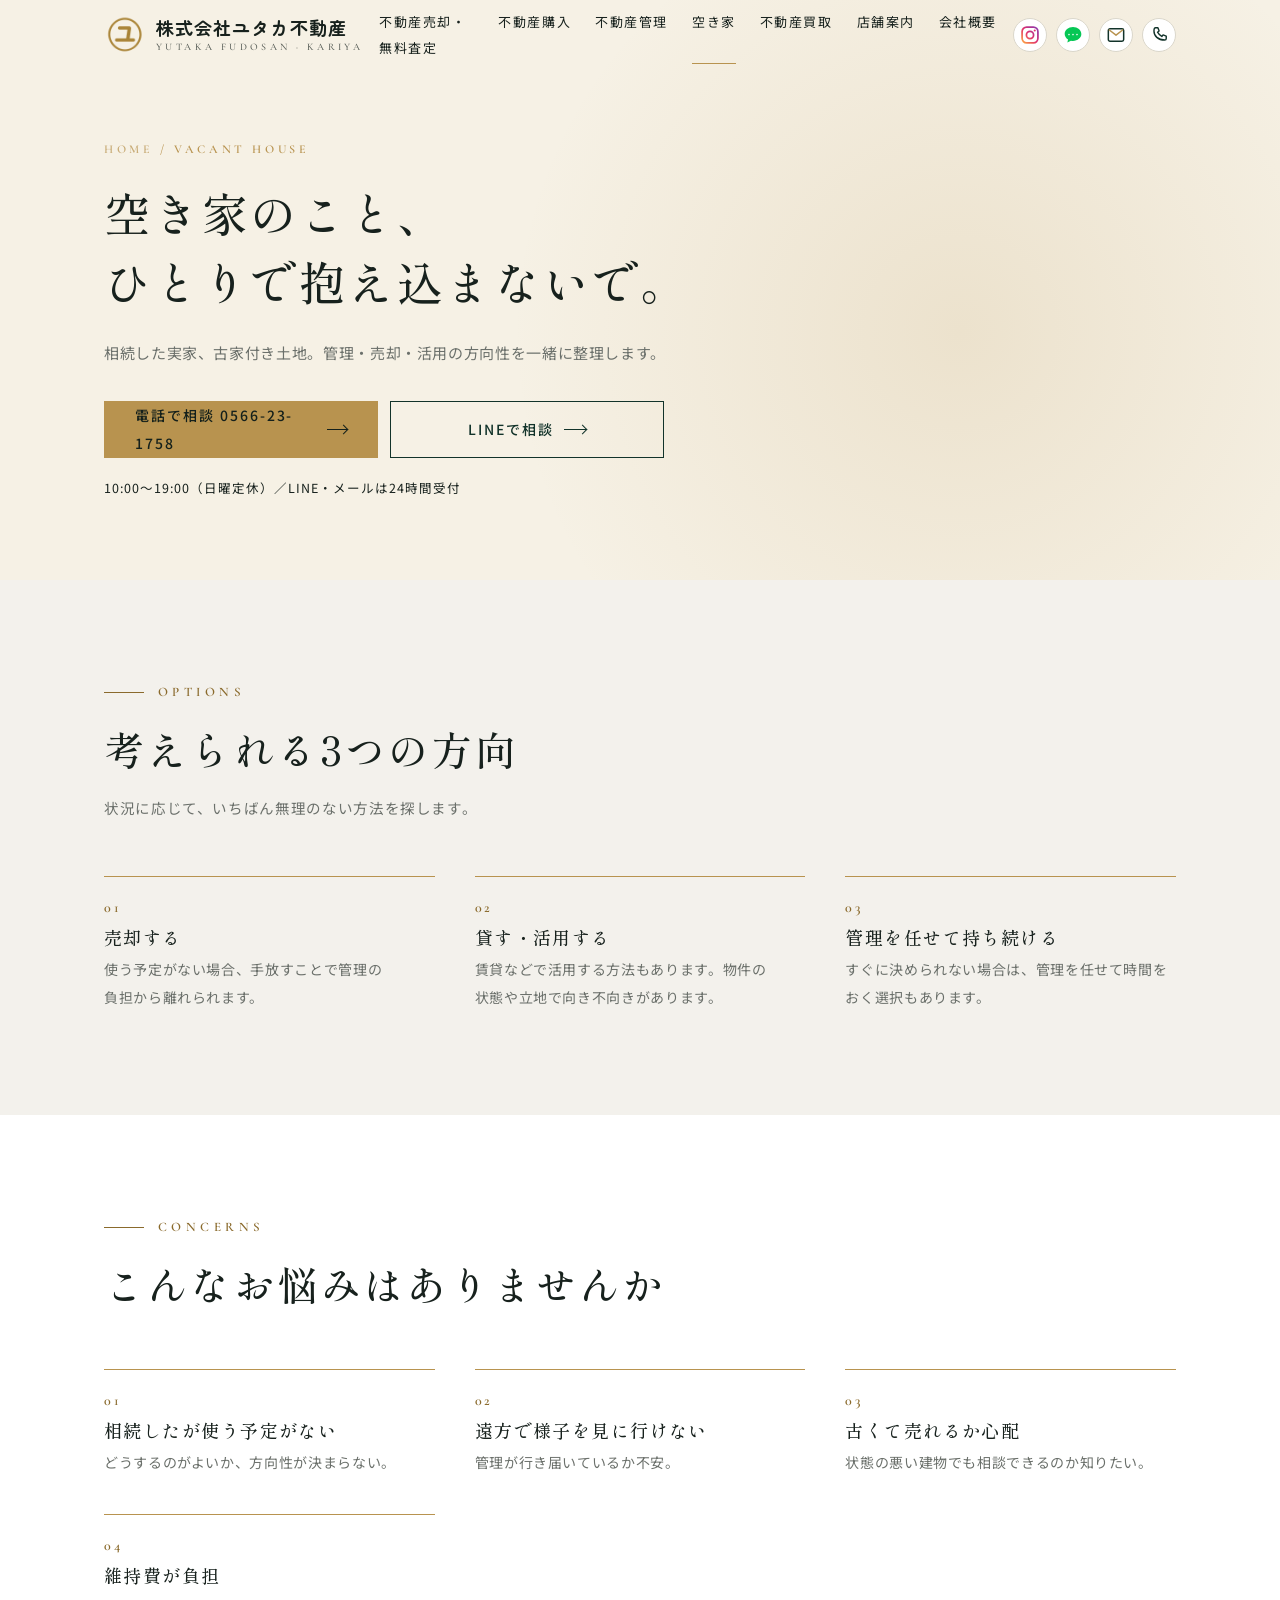
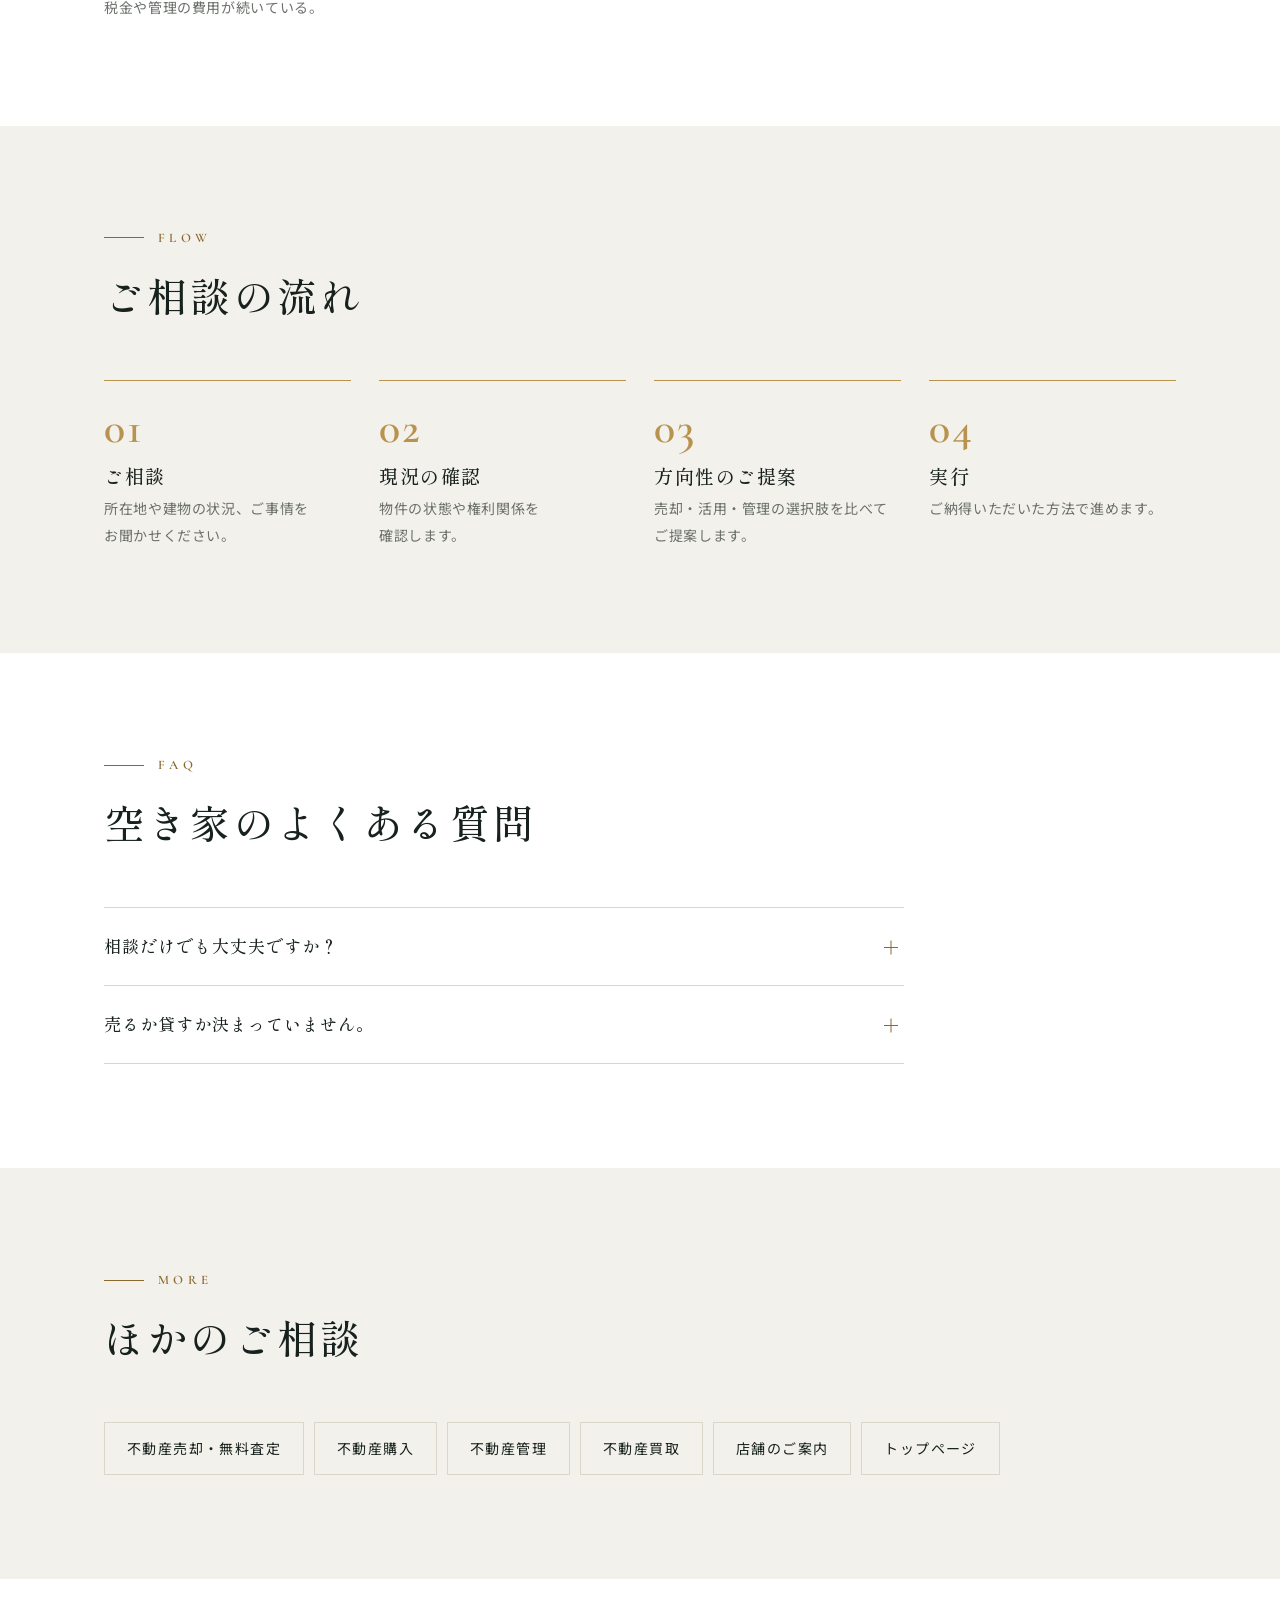
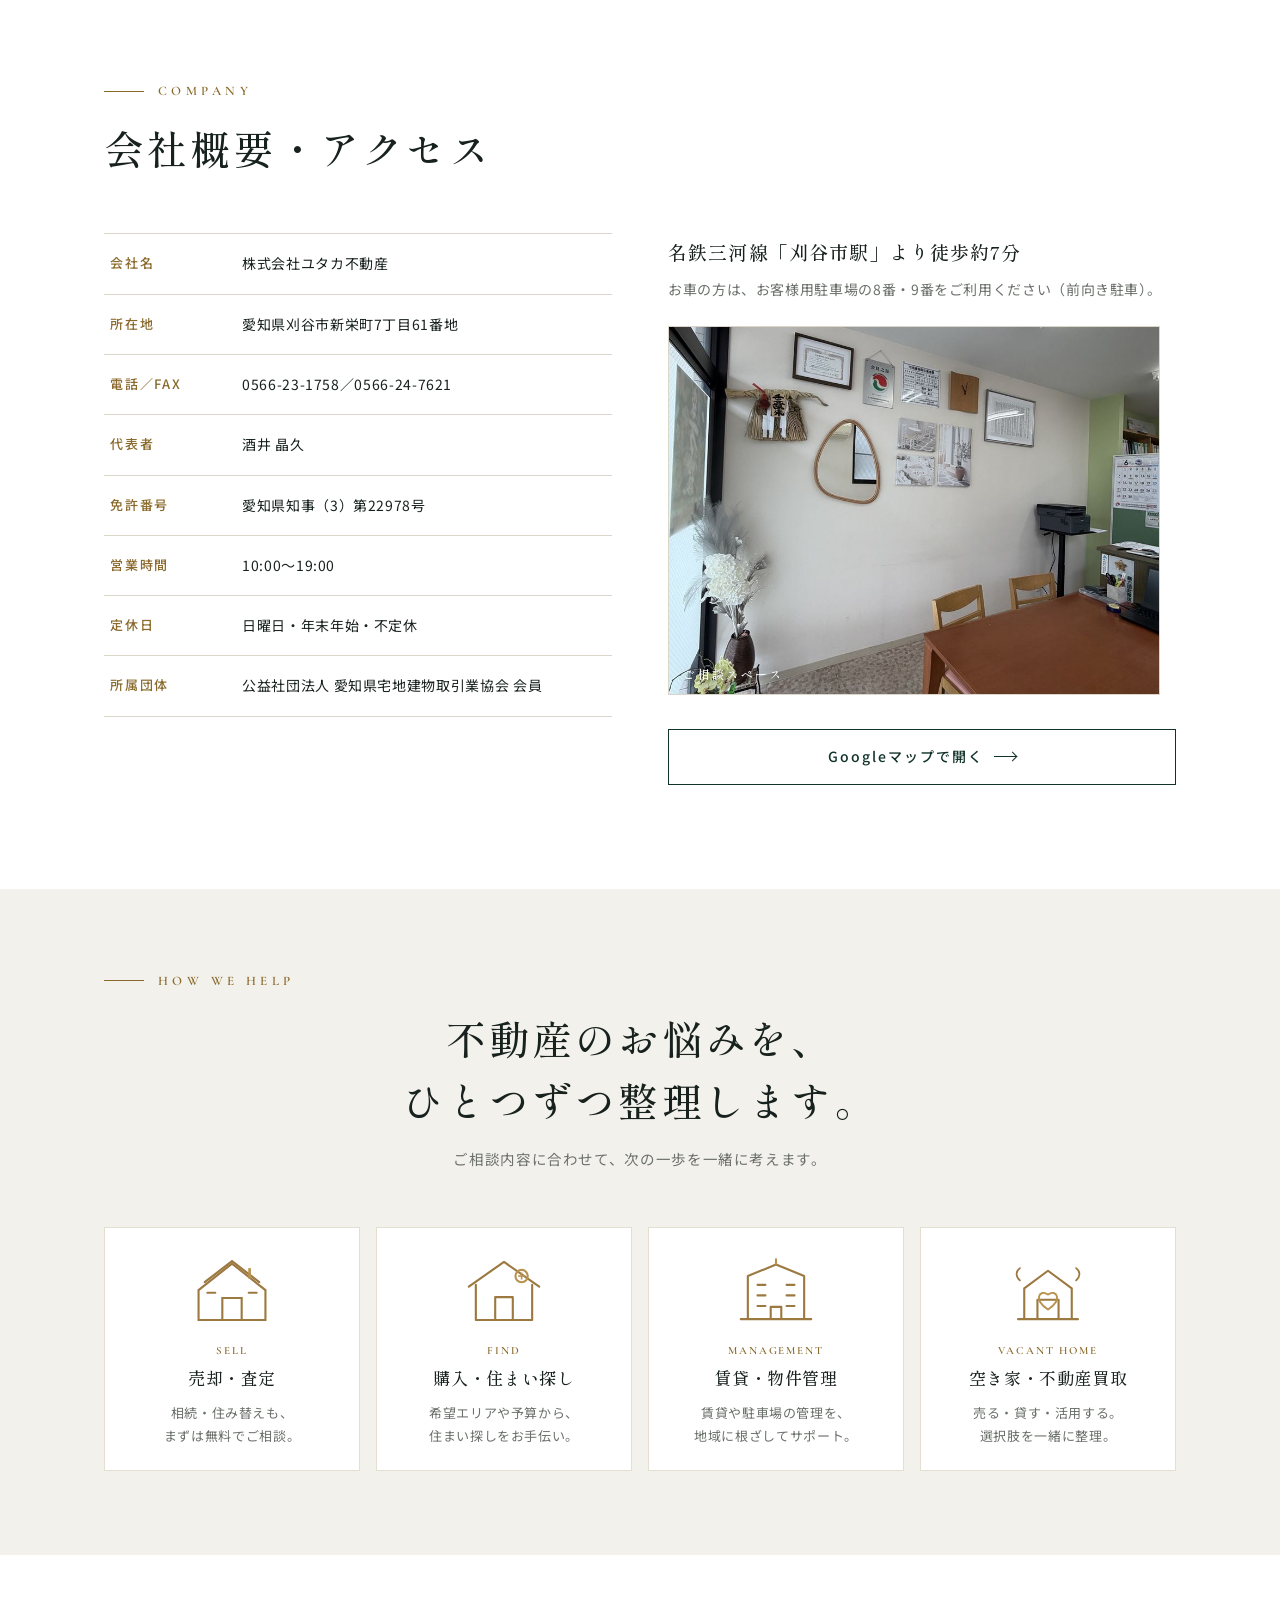
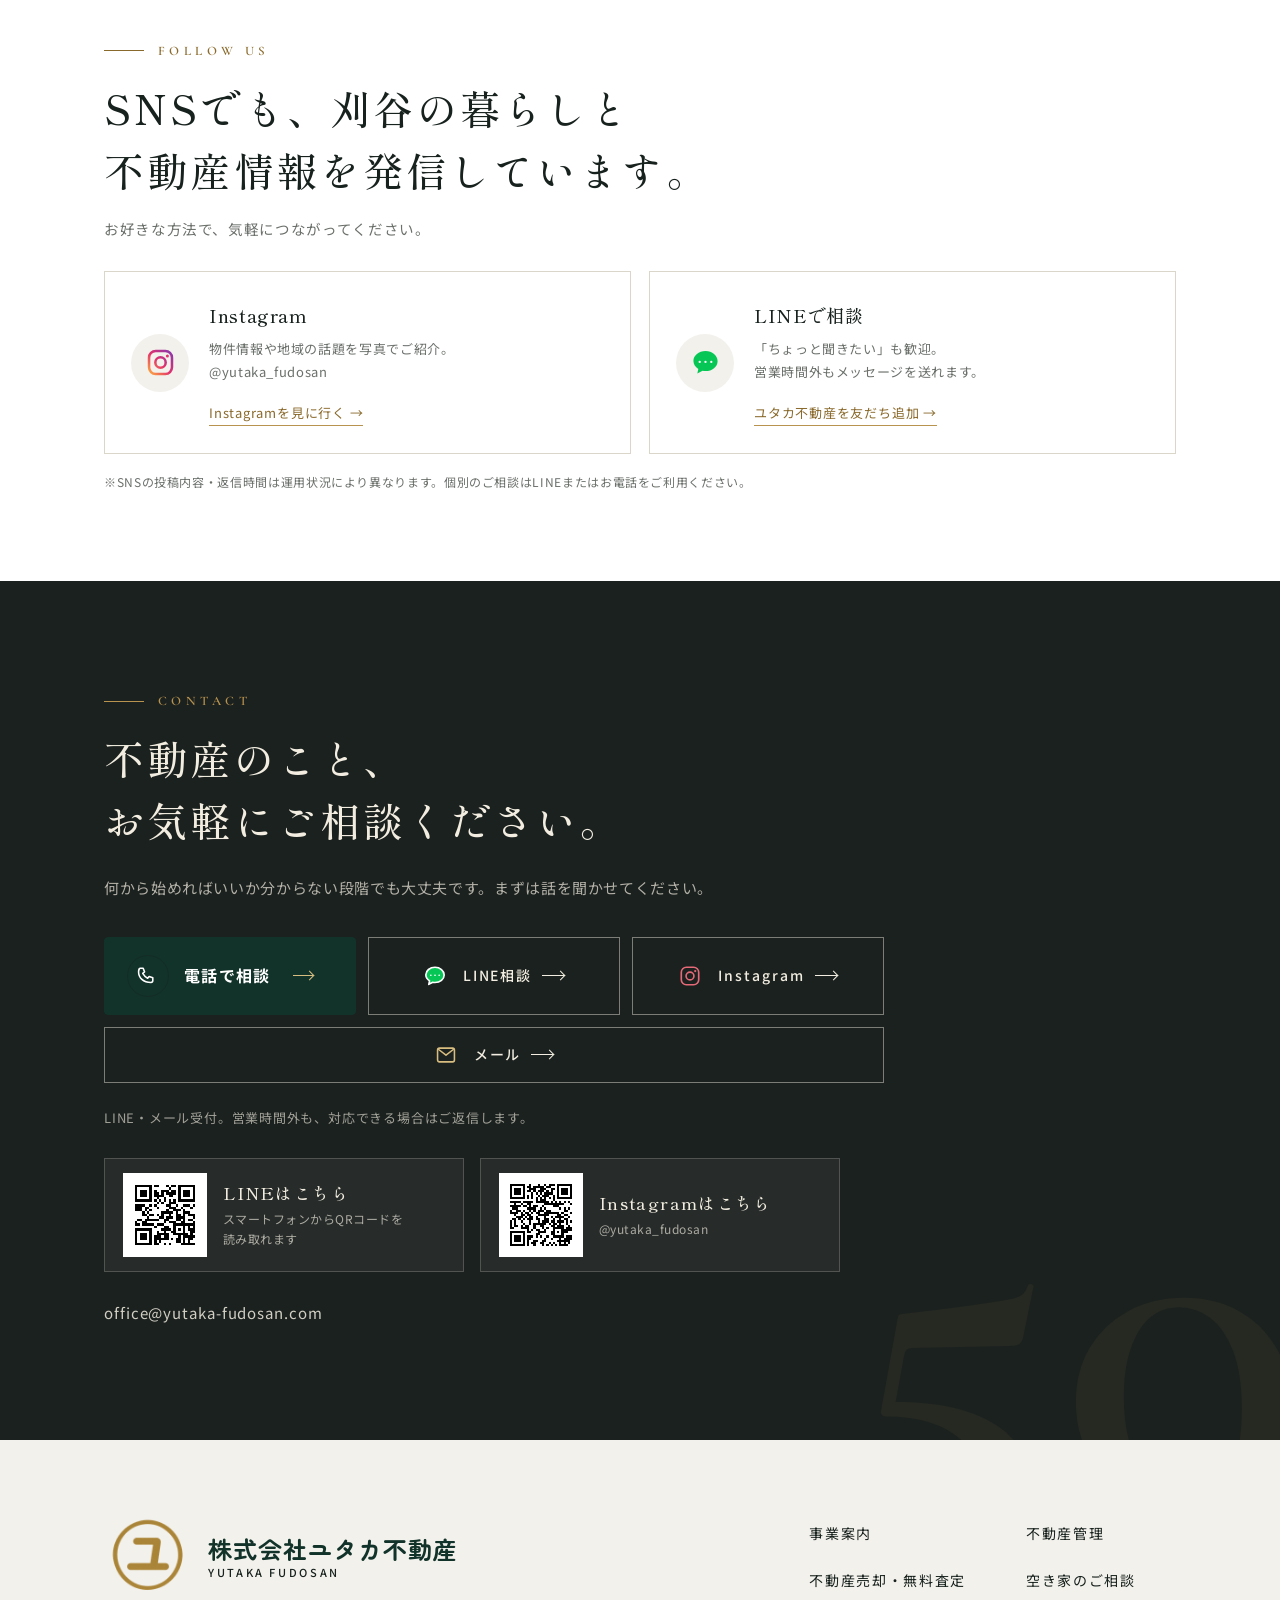
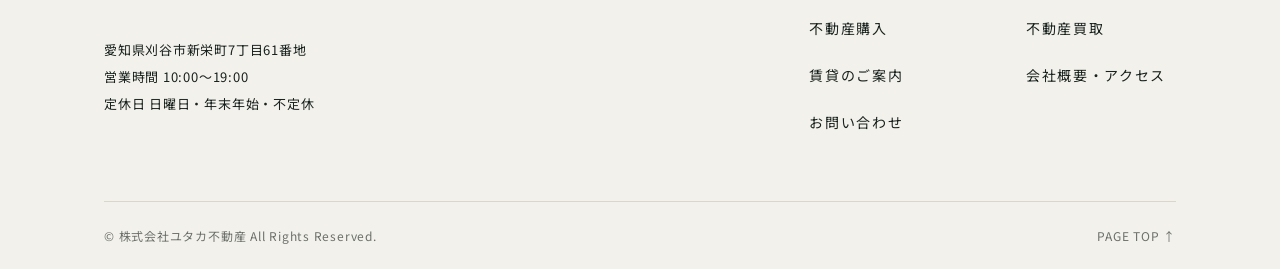
<file: vacant-home.html>
<!DOCTYPE html>

<html lang="ja">
<head>
<meta charset="utf-8"/>
<meta content="width=device-width, initial-scale=1, viewport-fit=cover" name="viewport"/>
<title>空き家・相続不動産のご相談｜刈谷市のユタカ不動産</title>
<link href="/favicon-yutaka.png" rel="icon" sizes="192x192" type="image/png"/>
<link href="/yutaka-mark.png" rel="apple-touch-icon"/>
<meta name="description" content="刈谷市の株式会社ユタカ不動産。相続した実家、古家付き土地。管理・売却・活用の方向性を一緒に整理します。"/>
<link href="https://fonts.googleapis.com" rel="preconnect"/><link crossorigin="" href="https://fonts.gstatic.com" rel="preconnect"/>
<link href="https://fonts.googleapis.com/css2?family=Cormorant+Garamond:wght@500;600&amp;family=Shippori+Mincho:wght@500;700&amp;family=Zen+Maru+Gothic:wght@500;700&amp;family=Noto+Sans+JP:wght@400;500;700&amp;display=swap" rel="stylesheet"/>


<link rel="stylesheet" href="/site-58038814.css"/>
<noscript><style>.rv,.eye,.fadeup,.hero .ln>span,.hero .lead,.hero .cta,.hero .note{opacity:1!important;transform:none!important}</style></noscript><link rel="canonical" href="https://yutaka-fudosan.com/vacant-home.html"/>
<meta property="og:type" content="website"/>
<meta property="og:locale" content="ja_JP"/>
<meta property="og:site_name" content="ユタカ不動産"/>
<meta property="og:title" content="空き家・相続不動産のご相談｜刈谷市のユタカ不動産"/>
<meta property="og:description" content="刈谷市の株式会社ユタカ不動産。相続した実家、古家付き土地。管理・売却・活用の方向性を一緒に整理します。"/>
<meta property="og:url" content="https://yutaka-fudosan.com/vacant-home.html"/>
<meta property="og:image" content="https://yutaka-fudosan.com/kariya-historic-street.jpg"/>
<script type="application/ld+json">{"@context": "https://schema.org", "@graph": [{"@type": "WebPage", "@id": "https://yutaka-fudosan.com/vacant-home.html", "url": "https://yutaka-fudosan.com/vacant-home.html", "name": "空き家・相続不動産のご相談｜刈谷市のユタカ不動産", "isPartOf": {"@id": "https://yutaka-fudosan.com/#website"}}]}</script></head>
<body>
<div id="pg"></div>
<header id="hd"><div class="w">
<a class="logo sf brand-lockup" href="/"><img alt="ユタカ不動産ロゴ" class="brand-mark" src="/yutaka-mark.png" style="background:transparent"/><span class="brand-name">株式会社ユタカ不動産<small>YUTAKA FUDOSAN · KARIYA</small></span></a>
<nav aria-label="メインメニュー" id="site-nav"><a href="/sell.html">不動産売却・無料査定</a><a href="/buy.html">不動産購入</a><a href="/property-management.html">不動産管理</a><a class="on" aria-current="page" href="/vacant-home.html">空き家</a><a href="/buyout.html">不動産買取</a><a href="/shop.html">店舗案内</a><a href="#access">会社概要</a></nav><div class="header-actions"><button aria-controls="site-nav" aria-expanded="false" aria-label="メニューを開く" class="mobile-menu-btn" type="button"><svg aria-hidden="true" viewbox="0 0 24 24"><path d="M4 7h16M4 12h16M4 17h16"></path></svg><span>メニュー</span></button><a aria-label="Instagramを開く" class="head-social ig-head" href="https://www.instagram.com/yutaka_fudosan/" rel="noopener" target="_blank" title="Instagram"><svg aria-hidden="true" viewbox="0 0 24 24"><defs><lineargradient gradientunits="userSpaceOnUse" id="head-ig-grad" x1="2" x2="22" y1="22" y2="2"><stop stop-color="#FFB13D"></stop><stop offset=".48" stop-color="#E1306C"></stop><stop offset="1" stop-color="#833AB4"></stop></lineargradient></defs><rect fill="none" height="19" rx="5.5" stroke="url(#head-ig-grad)" stroke-width="2.1" width="19" x="2.5" y="2.5"></rect><circle cx="12" cy="12" fill="none" r="4.3" stroke="url(#head-ig-grad)" stroke-width="2.1"></circle><circle cx="17.7" cy="6.6" fill="#E1306C" r="1.25"></circle></svg></a><a aria-label="LINEで相談" class="head-social line-head" href="https://lin.ee/W2HbWIG" rel="noopener" target="_blank" title="LINE"><svg aria-hidden="true" viewbox="0 0 24 24"><path d="M12 2.5c-5.55 0-10 3.68-10 8.25 0 2.67 1.58 5.04 4.03 6.55l-.78 3.8 4.34-2.22c.77.16 1.58.25 2.41.25 5.55 0 10-3.68 10-8.25S17.55 2.5 12 2.5Z" fill="#06C755"></path><path d="M7.2 10.55a.95.95 0 1 1 0 1.9.95.95 0 0 1 0-1.9m4.8 0a.95.95 0 1 1 0 1.9.95.95 0 0 1 0-1.9m4.8 0a.95.95 0 1 1 0 1.9.95.95 0 0 1 0-1.9" fill="#fff"></path></svg></a><a aria-label="メールで問い合わせ" class="head-social head-email" href="mailto:office@yutaka-fudosan.com" title="メール"><svg aria-hidden="true" viewbox="0 0 24 24"><rect fill="none" height="15" rx="2" stroke="#12332a" stroke-width="1.8" width="18.4" x="2.8" y="4.5"></rect><path d="m4 6 8 6.2L20 6" fill="none" stroke="#b8934f" stroke-linecap="round" stroke-linejoin="round" stroke-width="1.8"></path></svg></a><a aria-label="電話で相談" class="tel header-phone head-social phone-head" href="tel:0566231758" title="電話で相談"><svg aria-hidden="true" viewbox="0 0 24 24"><path d="M7 3.5h3l1.5 4-2 1.6a15 15 0 0 0 5.4 5.4l1.6-2 4 1.5v3c0 1.1-.9 2-2 2C10.1 19 5 13.9 5 7.5c0-2.2.9-4 2-4Z"></path></svg></a></div>
</div></header>
<main id="top">
<div class="view on" id="v-vacant"><div class="hero sb"><div class="w"><div class="crumb fadeup" style="--i:0"><a href="/">HOME</a> / VACANT HOUSE</div><h1 class="fadeup" style="--i:1">空き家のこと、<br>ひとりで抱え込まないで。</h1><p class="lead fadeup" style="--i:2">相続した実家、古家付き土地。管理・売却・活用の方向性を一緒に整理します。</p><div class="cta fadeup" style="--i:3"><a class="btn b1" href="tel:0566231758">電話で相談 0566-23-1758<i></i></a><a class="btn b2" href="https://lin.ee/W2HbWIG">LINEで相談<i></i></a></div><p class="note fadeup" style="--i:4">10:00〜19:00（日曜定休）／LINE・メールは24時間受付</p></div></div><section><div class="w"><div class="sec-h rv"><span class="eye">OPTIONS</span><h2>考えられる3つの方向</h2><p class="sub">状況に応じて、いちばん無理のない方法を探します。</p></div><div class="cards" data-st><div class="cd rv"><b><em>01</em>売却する</b><span>使う予定がない場合、手放すことで管理の負担から離れられます。</span></div><div class="cd rv"><b><em>02</em>貸す・活用する</b><span>賃貸などで活用する方法もあります。物件の状態や立地で向き不向きがあります。</span></div><div class="cd rv"><b><em>03</em>管理を任せて持ち続ける</b><span>すぐに決められない場合は、管理を任せて時間をおく選択もあります。</span></div></div></div></section><section class="alt"><div class="w"><div class="sec-h rv"><span class="eye">CONCERNS</span><h2>こんなお悩みはありませんか</h2></div><div class="cards" data-st><div class="cd rv"><b><em>01</em>相続したが使う予定がない</b><span>どうするのがよいか、方向性が決まらない。</span></div><div class="cd rv"><b><em>02</em>遠方で様子を見に行けない</b><span>管理が行き届いているか不安。</span></div><div class="cd rv"><b><em>03</em>古くて売れるか心配</b><span>状態の悪い建物でも相談できるのか知りたい。</span></div><div class="cd rv"><b><em>04</em>維持費が負担</b><span>税金や管理の費用が続いている。</span></div></div></div></section><section><div class="w"><div class="sec-h rv"><span class="eye">FLOW</span><h2>ご相談の流れ</h2></div><ol class="steps" data-st><li class="rv"><b>ご相談</b><span>所在地や建物の状況、ご事情をお聞かせください。</span></li><li class="rv"><b>現況の確認</b><span>物件の状態や権利関係を確認します。</span></li><li class="rv"><b>方向性のご提案</b><span>売却・活用・管理の選択肢を比べてご提案します。</span></li><li class="rv"><b>実行</b><span>ご納得いただいた方法で進めます。</span></li></ol></div></section><section class="alt"><div class="w"><div class="sec-h rv"><span class="eye">FAQ</span><h2>空き家のよくある質問</h2></div><div class="faq rv"><div class="q"><button aria-expanded="false">相談だけでも大丈夫ですか？</button><div class="a"><div><p>大丈夫です。まずは状況をお聞かせください。</p></div></div></div><div class="q"><button aria-expanded="false">売るか貸すか決まっていません。</button><div class="a"><div><p>決まっていない段階でのご相談を歓迎します。一緒に整理します。</p></div></div></div></div></div></section><section><div class="w"><div class="sec-h rv"><span class="eye">MORE</span><h2>ほかのご相談</h2></div><div class="more rv"><a href="/sell.html">不動産売却・無料査定</a><a href="/buy.html">不動産購入</a><a href="/property-management.html">不動産管理</a><a href="/buyout.html">不動産買取</a><a href="/shop.html">店舗のご案内</a><a href="/">トップページ</a></div></div></section></div>
<section class="alt" id="access"><div class="w">
<div class="sec-h rv"><span class="eye">COMPANY</span><h2>会社概要・アクセス</h2></div>
<div class="two" style="align-items:start">
<div class="tblw rv"><table>
<tr><th>会社名</th><td>株式会社ユタカ不動産</td></tr>
<tr><th>所在地</th><td>愛知県刈谷市新栄町7丁目61番地</td></tr>
<tr><th>電話／FAX</th><td><a href="tel:0566231758">0566-23-1758</a>／0566-24-7621</td></tr>
<tr><th>代表者</th><td>酒井 晶久</td></tr>
<tr><th>免許番号</th><td>愛知県知事（3）第22978号</td></tr>
<tr><th>営業時間</th><td>10:00〜19:00</td></tr>
<tr><th>定休日</th><td>日曜日・年末年始・不定休</td></tr>
<tr><th>所属団体</th><td>公益社団法人 愛知県宅地建物取引業協会 会員</td></tr>
</table></div>
<div class="rv" style="--d:.15s">
<p class="sf" style="font-size:19px;margin:0 0 6px;letter-spacing:.06em">名鉄三河線「刈谷市駅」より徒歩約7分</p>
<p style="color:var(--mu);font-size:14px;margin:0 0 22px">お車の方は、お客様用駐車場の8番・9番をご利用ください（前向き駐車）。</p>
<div aria-label="ご相談スペース" class="frame room" role="img" style="margin-bottom:34px;aspect-ratio:4/3"></div>
<a class="btn b3" href="https://www.google.com/maps/search/?api=1&amp;query=%E6%A0%AA%E5%BC%8F%E4%BC%9A%E7%A4%BE%E3%83%A6%E3%82%BF%E3%82%AB%E4%B8%8D%E5%8B%95%E7%94%A3+%E5%88%88%E8%B0%B7%E5%B8%82" style="width:100%">Googleマップで開く<i></i></a>
</div></div></div></section>
<section aria-labelledby="guide-title" class="visual-guide">
<div class="w">
<div class="sec-h rv"><span class="eye">HOW WE HELP</span><h2 id="guide-title">不動産のお悩みを、<br/>ひとつずつ整理します。</h2><p class="sub" style="margin:0 auto">ご相談内容に合わせて、次の一歩を一緒に考えます。</p></div>
<div class="vg-grid">
<article class="vg-card rv"><svg aria-hidden="true" class="vg-ill" fill="none" viewbox="0 0 100 82"><path d="M12 40 50 10l38 30v34H12V40Z" stroke="currentColor" stroke-width="2.4"></path><path d="M39 74V49h22v25M22 43h9m38 0h9M19 31l31-24 31 24" stroke="currentColor" stroke-linecap="round" stroke-width="2.4"></path><path d="M70 15v12" stroke="#b8934f" stroke-width="3"></path></svg><span class="vg-tag">SELL</span><h3>売却・査定</h3><p>相続・住み替えも、<br/>まずは無料でご相談。</p></article>
<article class="vg-card rv"><svg aria-hidden="true" class="vg-ill" fill="none" viewbox="0 0 100 82"><path d="M10 36 50 8l40 28M18 34v40h64V34M40 74V48h20v26" stroke="currentColor" stroke-linecap="round" stroke-linejoin="round" stroke-width="2.4"></path><circle cx="70" cy="24" r="7" stroke="#b8934f" stroke-width="2.4"></circle><path d="M70 20v8m-4-4h8" stroke="#b8934f" stroke-width="1.8"></path></svg><span class="vg-tag">FIND</span><h3>購入・住まい探し</h3><p>希望エリアや予算から、<br/>住まい探しをお手伝い。</p></article>
<article class="vg-card rv"><svg aria-hidden="true" class="vg-ill" fill="none" viewbox="0 0 100 82"><path d="M18 73V24l32-13 32 13v49M10 73h80M29 34h9m-9 12h9m-9 12h9m24-24h9m-9 12h9m-9 12h9M44 73V59h12v14" stroke="currentColor" stroke-linecap="round" stroke-linejoin="round" stroke-width="2.4"></path><path d="M50 11V4" stroke="#b8934f" stroke-width="2.4"></path></svg><span class="vg-tag">MANAGEMENT</span><h3>賃貸・物件管理</h3><p>賃貸や駐車場の管理を、<br/>地域に根ざしてサポート。</p></article>
<article class="vg-card rv"><svg aria-hidden="true" class="vg-ill" fill="none" viewbox="0 0 100 82"><path d="M16 73h68M23 73V38l27-20 27 20v35M38 73V51h24v22" stroke="currentColor" stroke-linecap="round" stroke-linejoin="round" stroke-width="2.4"></path><path d="M50 45c-10-7-17 7 0 17 17-10 10-24 0-17Z" stroke="#b8934f" stroke-linejoin="round" stroke-width="2.2"></path><path d="M18 29c-5-5-5-10 0-14m64 14c5-5 5-10 0-14" stroke="currentColor" stroke-linecap="round" stroke-width="2"></path></svg><span class="vg-tag">VACANT HOME</span><h3>空き家・不動産買取</h3><p>売る・貸す・活用する。<br/>選択肢を一緒に整理。</p></article>
</div>
</div>
</section>
<section aria-labelledby="social-title" class="social-guide">
<div class="w">
<div class="social-head"><div class="sec-h rv"><span class="eye">FOLLOW US</span><h2 id="social-title">SNSでも、刈谷の暮らしと<br/>不動産情報を発信しています。</h2><p class="sub">お好きな方法で、気軽につながってください。</p></div></div>
<div class="social-grid">
<article class="social-card rv"><span aria-hidden="true" class="social-icon"><svg aria-hidden="true" viewbox="0 0 24 24"><defs><lineargradient gradientunits="userSpaceOnUse" id="ig-brand" x1="2" x2="22" y1="22" y2="2"><stop stop-color="#FFB13D"></stop><stop offset=".48" stop-color="#E1306C"></stop><stop offset="1" stop-color="#833AB4"></stop></lineargradient></defs><rect fill="none" height="19" rx="5.5" stroke="url(#ig-brand)" stroke-width="2.1" width="19" x="2.5" y="2.5"></rect><circle cx="12" cy="12" fill="none" r="4.3" stroke="url(#ig-brand)" stroke-width="2.1"></circle><circle cx="17.7" cy="6.6" fill="#E1306C" r="1.25"></circle></svg></span><div><h3>Instagram</h3><p>物件情報や地域の話題を写真でご紹介。<br/>@yutaka_fudosan</p><a class="social-link" href="https://www.instagram.com/yutaka_fudosan/" rel="noopener" target="_blank">Instagramを見に行く →</a></div></article>
<article class="social-card rv"><span aria-hidden="true" class="social-icon"><svg aria-hidden="true" viewbox="0 0 24 24"><path d="M12 2.5c-5.55 0-10 3.68-10 8.25 0 2.67 1.58 5.04 4.03 6.55l-.78 3.8 4.34-2.22c.77.16 1.58.25 2.41.25 5.55 0 10-3.68 10-8.25S17.55 2.5 12 2.5Z" fill="#06C755"></path><path d="M7.2 10.55a.95.95 0 1 1 0 1.9.95.95 0 0 1 0-1.9m4.8 0a.95.95 0 1 1 0 1.9.95.95 0 0 1 0-1.9m4.8 0a.95.95 0 1 1 0 1.9.95.95 0 0 1 0-1.9" fill="#fff"></path></svg></span><div><h3>LINEで相談</h3><p>「ちょっと聞きたい」も歓迎。<br/>営業時間外もメッセージを送れます。</p><a class="social-link" href="https://lin.ee/W2HbWIG" rel="noopener" target="_blank">ユタカ不動産を友だち追加 →</a></div></article>
</div>
<p class="social-note">※SNSの投稿内容・返信時間は運用状況により異なります。個別のご相談はLINEまたはお電話をご利用ください。</p>
</div>
</section>
<section class="fin" id="contact"><div class="w rv"><div class="fin-in">
<span class="eye">CONTACT</span><h2>不動産のこと、<br/>お気軽にご相談ください。</h2>
<p class="fl">何から始めればいいか分からない段階でも大丈夫です。まずは話を聞かせてください。</p>
<div class="ct">
<a aria-label="電話で相談する" class="btn b1 first phone-cta" href="tel:0566231758"><span aria-hidden="true" class="phone-mark"><svg aria-hidden="true" class="contact-icon phone-icon" viewbox="0 0 24 24"><path d="M7 3.5h3l1.5 4-2 1.6a15 15 0 0 0 5.4 5.4l1.6-2 4 1.5v3c0 1.1-.9 2-2 2C10.1 19 5 13.9 5 7.5c0-2.2.9-4 2-4Z"></path></svg></span><span class="phone-copy"><b>電話で相談</b></span><i></i></a>
<a class="btn b2" href="https://lin.ee/W2HbWIG"><svg aria-hidden="true" class="contact-icon line-icon" viewbox="0 0 24 24"><path d="M12 2.5c-5.55 0-10 3.68-10 8.25 0 2.67 1.58 5.04 4.03 6.55l-.78 3.8 4.34-2.22c.77.16 1.58.25 2.41.25 5.55 0 10-3.68 10-8.25S17.55 2.5 12 2.5Z"></path><path d="M7.4 11.2h.1m4.45 0h.1m4.45 0h.1"></path></svg>LINE相談<i></i></a>
<a class="btn b2" href="https://www.instagram.com/yutaka_fudosan/"><svg aria-hidden="true" class="contact-icon insta-icon" viewbox="0 0 24 24"><rect height="19" rx="5.5" width="19" x="2.5" y="2.5"></rect><circle cx="12" cy="12" r="4.3"></circle><circle class="insta-dot" cx="17.7" cy="6.6" r="1.25"></circle></svg>Instagram<i></i></a>
<a class="btn b2 wide" href="mailto:office@yutaka-fudosan.com"><svg aria-hidden="true" class="contact-icon mail-icon" viewbox="0 0 24 24"><rect height="15" rx="2" width="18.4" x="2.8" y="4.5"></rect><path d="m4 6 8 6.2L20 6"></path></svg>メール<i></i></a>
</div>
<p class="note2">LINE・メール受付。営業時間外も、対応できる場合はご返信します。</p>
<div class="qrs">
<a class="qr" href="https://lin.ee/W2HbWIG"><svg aria-label="LINEのQRコード" role="img" shape-rendering="crispEdges" viewbox="0 0 35 35"><rect fill="#fff" height="35" width="35"></rect><path d="M5 5h7v1h-7zM13 5h2v1h-2zM18 5h1v1h-1zM20 5h2v1h-2zM23 5h7v1h-7zM5 6h1v1h-1zM11 6h1v1h-1zM19 6h1v1h-1zM23 6h1v1h-1zM29 6h1v1h-1zM5 7h1v1h-1zM7 7h3v1h-3zM11 7h1v1h-1zM13 7h1v1h-1zM16 7h3v1h-3zM20 7h2v1h-2zM23 7h1v1h-1zM25 7h3v1h-3zM29 7h1v1h-1zM5 8h1v1h-1zM7 8h3v1h-3zM11 8h1v1h-1zM13 8h2v1h-2zM16 8h1v1h-1zM18 8h4v1h-4zM23 8h1v1h-1zM25 8h3v1h-3zM29 8h1v1h-1zM5 9h1v1h-1zM7 9h3v1h-3zM11 9h1v1h-1zM13 9h4v1h-4zM19 9h2v1h-2zM23 9h1v1h-1zM25 9h3v1h-3zM29 9h1v1h-1zM5 10h1v1h-1zM11 10h1v1h-1zM14 10h1v1h-1zM17 10h1v1h-1zM23 10h1v1h-1zM29 10h1v1h-1zM5 11h7v1h-7zM13 11h1v1h-1zM15 11h1v1h-1zM17 11h1v1h-1zM19 11h1v1h-1zM21 11h1v1h-1zM23 11h7v1h-7zM14 12h1v1h-1zM16 12h1v1h-1zM19 12h3v1h-3zM5 13h4v1h-4zM11 13h1v1h-1zM13 13h1v1h-1zM18 13h2v1h-2zM22 13h1v1h-1zM25 13h3v1h-3zM29 13h1v1h-1zM5 14h3v1h-3zM9 14h2v1h-2zM14 14h1v1h-1zM19 14h3v1h-3zM24 14h1v1h-1zM28 14h1v1h-1zM5 15h3v1h-3zM9 15h1v1h-1zM11 15h1v1h-1zM18 15h1v1h-1zM21 15h3v1h-3zM25 15h1v1h-1zM8 16h1v1h-1zM10 16h1v1h-1zM16 16h5v1h-5zM22 16h1v1h-1zM25 16h3v1h-3zM8 17h2v1h-2zM11 17h2v1h-2zM14 17h1v1h-1zM16 17h1v1h-1zM19 17h1v1h-1zM22 17h2v1h-2zM25 17h1v1h-1zM27 17h3v1h-3zM10 18h1v1h-1zM15 18h2v1h-2zM18 18h3v1h-3zM22 18h4v1h-4zM29 18h1v1h-1zM6 19h2v1h-2zM9 19h6v1h-6zM17 19h2v1h-2zM22 19h2v1h-2zM25 19h1v1h-1zM27 19h2v1h-2zM5 20h1v1h-1zM8 20h2v1h-2zM17 20h1v1h-1zM19 20h3v1h-3zM24 20h2v1h-2zM29 20h1v1h-1zM5 21h2v1h-2zM8 21h5v1h-5zM14 21h3v1h-3zM21 21h9v1h-9zM13 22h1v1h-1zM17 22h2v1h-2zM21 22h1v1h-1zM25 22h1v1h-1zM27 22h1v1h-1zM29 22h1v1h-1zM5 23h7v1h-7zM16 23h4v1h-4zM21 23h1v1h-1zM23 23h1v1h-1zM25 23h1v1h-1zM27 23h3v1h-3zM5 24h1v1h-1zM11 24h1v1h-1zM14 24h1v1h-1zM17 24h1v1h-1zM20 24h2v1h-2zM25 24h1v1h-1zM28 24h2v1h-2zM5 25h1v1h-1zM7 25h3v1h-3zM11 25h1v1h-1zM14 25h5v1h-5zM21 25h6v1h-6zM28 25h1v1h-1zM5 26h1v1h-1zM7 26h3v1h-3zM11 26h1v1h-1zM13 26h3v1h-3zM17 26h2v1h-2zM23 26h1v1h-1zM25 26h5v1h-5zM5 27h1v1h-1zM7 27h3v1h-3zM11 27h1v1h-1zM13 27h6v1h-6zM20 27h1v1h-1zM22 27h2v1h-2zM25 27h1v1h-1zM27 27h2v1h-2zM5 28h1v1h-1zM11 28h1v1h-1zM13 28h1v1h-1zM15 28h1v1h-1zM22 28h2v1h-2zM25 28h1v1h-1zM27 28h1v1h-1zM5 29h7v1h-7zM13 29h2v1h-2zM17 29h1v1h-1zM19 29h1v1h-1zM24 29h6v1h-6z" fill="#000"></path></svg><div><b>LINEはこちら</b><span>スマートフォンからQRコードを読み取れます</span></div></a>
<a class="qr" href="https://www.instagram.com/yutaka_fudosan/"><svg aria-label="InstagramのQRコード" role="img" shape-rendering="crispEdges" viewbox="0 0 39 39"><rect fill="#fff" height="39" width="39"></rect><path d="M5 5h7v1h-7zM14 5h1v1h-1zM18 5h1v1h-1zM21 5h1v1h-1zM23 5h3v1h-3zM27 5h7v1h-7zM5 6h1v1h-1zM11 6h1v1h-1zM13 6h2v1h-2zM16 6h5v1h-5zM22 6h2v1h-2zM27 6h1v1h-1zM33 6h1v1h-1zM5 7h1v1h-1zM7 7h3v1h-3zM11 7h1v1h-1zM14 7h3v1h-3zM19 7h3v1h-3zM24 7h2v1h-2zM27 7h1v1h-1zM29 7h3v1h-3zM33 7h1v1h-1zM5 8h1v1h-1zM7 8h3v1h-3zM11 8h1v1h-1zM13 8h2v1h-2zM16 8h1v1h-1zM18 8h3v1h-3zM22 8h1v1h-1zM24 8h1v1h-1zM27 8h1v1h-1zM29 8h3v1h-3zM33 8h1v1h-1zM5 9h1v1h-1zM7 9h3v1h-3zM11 9h1v1h-1zM15 9h1v1h-1zM17 9h1v1h-1zM19 9h1v1h-1zM21 9h4v1h-4zM27 9h1v1h-1zM29 9h3v1h-3zM33 9h1v1h-1zM5 10h1v1h-1zM11 10h1v1h-1zM13 10h1v1h-1zM15 10h1v1h-1zM18 10h1v1h-1zM20 10h3v1h-3zM25 10h1v1h-1zM27 10h1v1h-1zM33 10h1v1h-1zM5 11h7v1h-7zM13 11h1v1h-1zM15 11h1v1h-1zM17 11h1v1h-1zM19 11h1v1h-1zM21 11h1v1h-1zM23 11h1v1h-1zM25 11h1v1h-1zM27 11h7v1h-7zM17 12h1v1h-1zM19 12h3v1h-3zM25 12h1v1h-1zM5 13h5v1h-5zM11 13h5v1h-5zM17 13h6v1h-6zM24 13h1v1h-1zM26 13h1v1h-1zM28 13h1v1h-1zM30 13h1v1h-1zM32 13h1v1h-1zM7 14h1v1h-1zM10 14h1v1h-1zM13 14h2v1h-2zM21 14h9v1h-9zM33 14h1v1h-1zM5 15h5v1h-5zM11 15h2v1h-2zM14 15h1v1h-1zM16 15h2v1h-2zM20 15h1v1h-1zM25 15h3v1h-3zM6 16h3v1h-3zM13 16h4v1h-4zM19 16h1v1h-1zM21 16h1v1h-1zM28 16h1v1h-1zM30 16h1v1h-1zM32 16h1v1h-1zM5 17h1v1h-1zM8 17h2v1h-2zM11 17h1v1h-1zM14 17h1v1h-1zM16 17h1v1h-1zM18 17h3v1h-3zM22 17h2v1h-2zM30 17h2v1h-2zM5 18h4v1h-4zM10 18h1v1h-1zM12 18h2v1h-2zM15 18h1v1h-1zM17 18h2v1h-2zM21 18h7v1h-7zM29 18h1v1h-1zM33 18h1v1h-1zM7 19h1v1h-1zM10 19h2v1h-2zM13 19h2v1h-2zM18 19h5v1h-5zM27 19h2v1h-2zM30 19h2v1h-2zM8 20h3v1h-3zM12 20h1v1h-1zM14 20h2v1h-2zM17 20h1v1h-1zM21 20h1v1h-1zM24 20h1v1h-1zM26 20h4v1h-4zM32 20h1v1h-1zM6 21h2v1h-2zM9 21h1v1h-1zM11 21h1v1h-1zM13 21h3v1h-3zM17 21h2v1h-2zM21 21h2v1h-2zM25 21h1v1h-1zM28 21h1v1h-1zM30 21h2v1h-2zM5 22h1v1h-1zM7 22h1v1h-1zM10 22h1v1h-1zM14 22h1v1h-1zM18 22h1v1h-1zM20 22h3v1h-3zM24 22h2v1h-2zM27 22h3v1h-3zM31 22h1v1h-1zM33 22h1v1h-1zM5 23h1v1h-1zM7 23h1v1h-1zM11 23h1v1h-1zM14 23h1v1h-1zM16 23h6v1h-6zM23 23h1v1h-1zM25 23h2v1h-2zM28 23h1v1h-1zM31 23h1v1h-1zM5 24h1v1h-1zM7 24h2v1h-2zM10 24h1v1h-1zM12 24h2v1h-2zM16 24h1v1h-1zM19 24h2v1h-2zM24 24h2v1h-2zM27 24h3v1h-3zM32 24h1v1h-1zM5 25h2v1h-2zM10 25h4v1h-4zM16 25h1v1h-1zM20 25h1v1h-1zM22 25h1v1h-1zM25 25h5v1h-5zM31 25h3v1h-3zM13 26h1v1h-1zM15 26h1v1h-1zM17 26h2v1h-2zM21 26h1v1h-1zM25 26h1v1h-1zM29 26h5v1h-5zM5 27h7v1h-7zM13 27h2v1h-2zM18 27h4v1h-4zM24 27h2v1h-2zM27 27h1v1h-1zM29 27h3v1h-3zM5 28h1v1h-1zM11 28h1v1h-1zM17 28h2v1h-2zM24 28h2v1h-2zM29 28h1v1h-1zM5 29h1v1h-1zM7 29h3v1h-3zM11 29h1v1h-1zM13 29h3v1h-3zM17 29h1v1h-1zM19 29h1v1h-1zM22 29h1v1h-1zM25 29h5v1h-5zM31 29h3v1h-3zM5 30h1v1h-1zM7 30h3v1h-3zM11 30h1v1h-1zM13 30h2v1h-2zM21 30h1v1h-1zM24 30h1v1h-1zM28 30h1v1h-1zM30 30h4v1h-4zM5 31h1v1h-1zM7 31h3v1h-3zM11 31h1v1h-1zM13 31h1v1h-1zM16 31h2v1h-2zM20 31h2v1h-2zM27 31h6v1h-6zM5 32h1v1h-1zM11 32h1v1h-1zM13 32h1v1h-1zM15 32h2v1h-2zM19 32h2v1h-2zM23 32h1v1h-1zM25 32h1v1h-1zM28 32h1v1h-1zM30 32h1v1h-1zM32 32h1v1h-1zM5 33h7v1h-7zM13 33h1v1h-1zM16 33h1v1h-1zM20 33h1v1h-1zM22 33h1v1h-1zM24 33h1v1h-1zM26 33h1v1h-1zM28 33h4v1h-4z" fill="#000"></path></svg><div><b>Instagramはこちら</b><span>@yutaka_fudosan</span></div></a>
</div>
<a class="mail" href="mailto:office@yutaka-fudosan.com">office@yutaka-fudosan.com</a>
</div></div></section>
</main>
<footer class="ft"><div class="w">
<div class="ft-top">
<div class="ft-brand"><a class="brand" href="/"><img alt="株式会社ユタカ不動産 ロゴ" class="mark footer-brand-mark" src="/yutaka-mark.png" style="background:transparent"/><span class="nm"><b>株式会社ユタカ不動産</b><small>YUTAKA FUDOSAN</small></span></a>
<p>愛知県刈谷市新栄町7丁目61番地<br/>営業時間 10:00〜19:00<br/>定休日 日曜日・年末年始・不定休</p></div>
<nav aria-label="フッターメニュー" class="ft-nav"><a href="/">事業案内</a><a href="/property-management.html">不動産管理</a><a href="/sell.html">不動産売却・無料査定</a><a href="/vacant-home.html">空き家のご相談</a><a href="/buy.html">不動産購入</a><a href="/buyout.html">不動産買取</a><a href="/property-management.html">賃貸のご案内</a><a href="#access">会社概要・アクセス</a><a href="#contact">お問い合わせ</a></nav>
</div>
<div class="ft-bot"><span>© 株式会社ユタカ不動産 All Rights Reserved.</span><a href="#top">PAGE TOP <i>↑</i></a></div>
</div></footer>
<div class="bar" id="bar"><a class="t" href="tel:0566231758">電話で相談</a><a class="l" href="https://lin.ee/W2HbWIG">LINE</a><a class="s" href="/sell.html">無料査定</a></div>

<script src="/site-0e365b4b.js"></script></body>
</html>
</file>
<file: site-58038814.css>
:root{--bg:#f3f1ec;--sf:#fff;--tx:#17211d;--mu:#6b706b;--ac:#12332a;--hero:#12332a;--gd:#b8934f;--gdt:#8a6a2c;--ln:#dad6ca;--line:#06a94d;--iv:#f2ede0;color-scheme:light;box-sizing:border-box;padding-top:env(safe-area-inset-top,0px);padding-bottom:env(safe-area-inset-bottom,0px)}
*,*::before,*::after{box-sizing:border-box}
html{scroll-behavior:smooth;scroll-padding-top:calc(env(safe-area-inset-top,0px) + 70px)}
body{margin:0;background:var(--bg);color:var(--tx);font:16px/1.95 "Noto Sans JP","Hiragino Sans","Yu Gothic",Meiryo,sans-serif;letter-spacing:.04em;padding-bottom:84px;overflow-x:hidden}
body::before{content:"";position:fixed;inset:0 0 auto;height:env(safe-area-inset-top,0px);background:var(--hero);z-index:40;transition:background .4s}
body.sc::before{background:var(--sf)}
a{color:inherit;text-decoration:none}
.sf,h1,h2,h3{font-family:"Shippori Mincho","Hiragino Mincho ProN","Yu Mincho",serif;font-weight:500}
.cg{font-family:"Cormorant Garamond","Shippori Mincho",serif}
.w{max-width:1120px;margin:0 auto;padding:0 24px}
#pg{position:fixed;top:env(safe-area-inset-top,0px);left:0;height:2px;width:100%;background:var(--gd);transform:scaleX(0);transform-origin:left;z-index:50}
header{--hc:var(--iv);position:sticky;top:env(safe-area-inset-top,0px);z-index:30;height:70px;border-bottom:1px solid transparent;transition:background .4s,border-color .4s,height .4s}
header.sc{--hc:var(--tx);height:58px;background:color-mix(in srgb,var(--sf) 90%,transparent);backdrop-filter:blur(12px);border-color:var(--ln)}
header .w{display:flex;align-items:center;justify-content:space-between;height:100%;gap:16px;color:var(--hc);transition:color .4s}
.logo{font:700 18px/1.3 "Zen Maru Gothic","Hiragino Maru Gothic ProN","Yu Gothic",sans-serif;letter-spacing:.06em}.logo small{display:block;font:500 10px "Cormorant Garamond",serif;letter-spacing:.34em;opacity:.7}
nav{display:none;gap:30px;font-size:13px;letter-spacing:.12em}
nav a{position:relative;padding:4px 0}nav a::after{content:"";position:absolute;left:0;right:0;bottom:0;height:1px;background:var(--gd);transform:scaleX(0);transform-origin:right;transition:transform .4s}
nav a:hover::after{transform:scaleX(1);transform-origin:left}
.tel{font:600 20px "Cormorant Garamond",serif;letter-spacing:.1em;white-space:nowrap}
@media(min-width:900px){nav{display:flex}}
.btn{position:relative;overflow:hidden;display:inline-flex;align-items:center;justify-content:center;gap:10px;min-height:56px;padding:0 30px;font-weight:500;font-size:14px;letter-spacing:.14em;border:1px solid transparent;transition:transform .4s cubic-bezier(.2,.7,.2,1),background .35s,color .35s}
.btn i{font-style:normal;display:inline-block;width:22px;height:1px;background:currentColor;position:relative;transition:width .35s}
.btn i::after{content:"";position:absolute;right:0;top:-3px;width:7px;height:7px;border-top:1px solid currentColor;border-right:1px solid currentColor;transform:rotate(45deg)}
.btn:hover i{width:34px}.btn:hover{transform:translateY(-2px)}
.b1{background:var(--gd);color:#14201b}.b1:hover{background:#cfa95f}
.b2{background:transparent;color:var(--iv);border-color:rgba(242,237,224,.45)}.b2:hover{background:var(--line);border-color:var(--line);color:#fff}
.b3{border-color:var(--ac);color:var(--ac)}.b3:hover{background:var(--ac);color:var(--bg)}
.hero{position:relative;margin-top:-70px;padding:calc(70px + 56px) 0 64px;background:var(--hero);color:var(--iv);overflow:hidden;min-height:min(100svh,900px);display:flex;align-items:center}
.hero::before{content:"";position:absolute;right:-10%;top:-20%;width:70%;aspect-ratio:1;background:radial-gradient(closest-side,rgba(184,147,79,.16),transparent);pointer-events:none}
.hero .w{position:relative;display:grid;gap:44px;grid-template-columns:1fr;align-items:center;width:100%}
@media(min-width:960px){.hero .w{grid-template-columns:1fr 1fr}}
.eye{display:flex;align-items:center;gap:14px;font:600 13px "Cormorant Garamond",serif;letter-spacing:.34em;color:var(--gdt);margin-bottom:18px}
.eye::before{content:"";width:0;height:1px;background:currentColor;transition:width 1s .2s}
.eye.in::before,.go .eye::before{width:40px}
.hero .eye{color:var(--gd)}
h1{font-size:clamp(28px,5.4vw,46px);line-height:1.5;margin:0 0 26px;letter-spacing:.06em}
.ln{display:block;overflow:hidden;padding-bottom:.08em}.ln>span{display:block;transform:translateY(110%);transition:transform 1.1s cubic-bezier(.2,.7,.2,1);transition-delay:calc(.25s + var(--i,0)*.14s)}
.go .ln>span{transform:none}
.lead{color:rgba(242,237,224,.72);margin:0 0 34px;max-width:520px;font-size:15px}
.cta{display:flex;flex-wrap:wrap;gap:12px}.cta .btn{flex:1 1 230px}
.note{font-size:12.5px;opacity:.65;margin:18px 0 0;letter-spacing:.08em}
.stats{display:grid;grid-template-columns:repeat(3,1fr);margin-top:42px;border-top:1px solid rgba(242,237,224,.18)}
.stats div{padding:16px 14px 0 0;font-size:11.5px;color:rgba(242,237,224,.62);line-height:1.6;letter-spacing:.08em}
.stats div+div{padding-left:16px;border-left:1px solid rgba(242,237,224,.18)}
.stats b{display:block;font:600 34px/1.1 "Cormorant Garamond","Shippori Mincho",serif;color:var(--gd);letter-spacing:.04em}
.stats b small{font:500 14px "Shippori Mincho",serif;margin-left:2px}
.art{max-width:440px;width:100%;margin:0 auto;will-change:transform;color:var(--gd)}
.art svg{width:100%;height:auto;display:block}
.dr{fill:none;stroke:currentColor;stroke-width:1.2;stroke-linecap:round;stroke-linejoin:round;stroke-dasharray:1;stroke-dashoffset:1}
.go .dr{animation:draw 2s cubic-bezier(.4,.1,.2,1) forwards;animation-delay:calc(.4s + var(--i,0)*.15s)}
.sun{fill:none;stroke:var(--iv);stroke-width:1;opacity:0}
.go .sun{animation:fade 1.4s 2s ease forwards}
@keyframes draw{to{stroke-dashoffset:0}}@keyframes fade{to{opacity:.55}}
.fadeup{opacity:0;transform:translateY(20px)}.go .fadeup{animation:up 1s cubic-bezier(.2,.7,.2,1) forwards;animation-delay:calc(.55s + var(--i,0)*.12s)}
@keyframes up{to{opacity:1;transform:none}}
.mq{overflow:hidden;border-bottom:1px solid var(--ln);background:var(--sf);padding:16px 0;white-space:nowrap}
.mq div{display:inline-flex;gap:34px;animation:mq 38s linear infinite;font-size:14px;letter-spacing:.3em;color:var(--mu)}
.mq span{display:inline-flex;gap:34px;align-items:center}.mq em{font:normal 600 16px "Cormorant Garamond",serif;color:var(--gd)}
@keyframes mq{to{transform:translateX(-50%)}}
section{padding:104px 0}
.sec-h{margin-bottom:54px}
h2{font-size:clamp(26px,4.4vw,40px);margin:0 0 14px;letter-spacing:.08em;line-height:1.55}
.sub{color:var(--mu);margin:0;font-size:14.5px;max-width:560px}
.alt{background:var(--sf)}
.rows{border-top:1px solid var(--ln)}
.row{position:relative;display:grid;grid-template-columns:64px 1fr 40px;gap:8px 20px;align-items:center;padding:30px 8px;border-bottom:1px solid var(--ln);overflow:hidden;transition:padding .5s cubic-bezier(.2,.7,.2,1)}
.row::before{content:"";position:absolute;inset:0;background:var(--ac);transform:scaleY(0);transform-origin:bottom;transition:transform .5s cubic-bezier(.2,.7,.2,1);z-index:0}
.row>*{position:relative;z-index:1;transition:color .4s}
.row .n{font:600 22px "Cormorant Garamond",serif;color:var(--gdt);letter-spacing:.1em}
.row h3{margin:0;font-size:clamp(19px,2.6vw,25px);letter-spacing:.08em}
.row p{margin:4px 0 0;color:var(--mu);font-size:13.5px;line-height:1.8}
.row .ar{justify-self:end;width:34px;height:1px;background:var(--gdt);position:relative;transition:width .4s,background .4s}
.row .ar::after{content:"";position:absolute;right:0;top:-4px;width:8px;height:8px;border-top:1px solid currentColor;border-right:1px solid currentColor;transform:rotate(45deg);color:var(--gdt)}
@media(hover:hover){.row:hover{padding-left:24px;padding-right:24px}.row:hover::before{transform:scaleY(1)}.row:hover h3,.row:hover .n{color:var(--bg)}.row:hover p{color:color-mix(in srgb,var(--bg) 72%,transparent)}.row:hover .ar{width:48px;background:var(--gd)}.row:hover .ar::after{color:var(--gd)}}
@media(max-width:600px){.row{grid-template-columns:44px 1fr 24px}.row .ar{width:20px}}
.steps{display:grid;gap:28px;grid-template-columns:repeat(auto-fit,minmax(220px,1fr));padding:0;list-style:none;margin:0;counter-reset:s}
.steps li{counter-increment:s;position:relative;padding-top:26px}
.steps li::before{content:"";position:absolute;left:0;top:0;height:1px;width:100%;background:var(--ln)}
.steps li::after{content:"";position:absolute;left:0;top:0;height:1px;width:100%;background:var(--gd);transform:scaleX(0);transform-origin:left;transition:transform 1.2s .3s cubic-bezier(.2,.7,.2,1)}
.steps li.in::after{transform:scaleX(1)}
.steps b{display:block;font:500 19px "Shippori Mincho",serif;margin-bottom:6px;letter-spacing:.08em}
.steps b::before{content:"0" counter(s);display:block;font:600 44px/1 "Cormorant Garamond",serif;color:var(--gd);margin-bottom:12px;letter-spacing:.04em}
.steps span{font-size:14px;color:var(--mu);display:block}
.two{display:grid;gap:56px;grid-template-columns:repeat(auto-fit,minmax(290px,1fr));align-items:center}
.frame{position:relative;aspect-ratio:4/3;display:flex;align-items:center;justify-content:center;text-align:center;padding:20px;color:var(--mu);font-size:13px;background:var(--bg);border:1px solid var(--ln);margin:0 16px 16px 0}
.frame::after{content:"";position:absolute;inset:16px -16px -16px 16px;border:1px solid var(--gd);z-index:-1}
.quote{border-top:1px solid var(--ln);padding-top:24px;color:var(--mu);font-size:14px}
.quote::before{content:"“";display:block;font:500 56px/.7 "Cormorant Garamond",serif;color:var(--gd);margin-bottom:10px}
.quote b{display:block;color:var(--tx);font:500 17px "Shippori Mincho",serif;margin-bottom:6px;letter-spacing:.08em}
.cols{display:grid;gap:44px;grid-template-columns:repeat(auto-fit,minmax(250px,1fr))}
.faq{max-width:800px}
.q{border-bottom:1px solid var(--ln)}.q:first-child{border-top:1px solid var(--ln)}
.q button{all:unset;box-sizing:border-box;width:100%;cursor:pointer;padding:24px 44px 24px 0;position:relative;font:500 17px "Shippori Mincho",serif;letter-spacing:.06em;line-height:1.7}
.q button::before,.q button::after{content:"";position:absolute;right:6px;top:50%;width:14px;height:1px;background:var(--gdt);transition:transform .4s}
.q button::after{transform:rotate(90deg)}.q button[aria-expanded=true]::after{transform:rotate(0)}
.q .a{display:grid;grid-template-rows:0fr;transition:grid-template-rows .5s cubic-bezier(.2,.7,.2,1)}
.q .a>div{overflow:hidden}.q .a p{margin:0 0 24px;color:var(--mu);font-size:15px}
.q button[aria-expanded=true]+.a{grid-template-rows:1fr}
.tblw{overflow-x:auto}
table{border-collapse:collapse;width:100%;min-width:400px}
th,td{padding:16px 6px;border-bottom:1px solid var(--ln);text-align:left;font-size:14px;vertical-align:top}
tr:first-child th,tr:first-child td{border-top:1px solid var(--ln)}
th{width:26%;font-weight:500;color:var(--gdt);white-space:nowrap;letter-spacing:.14em;font-size:13px}
.fin{background:var(--hero);color:var(--iv);padding:112px 0;position:relative;overflow:hidden}
.fin::before{content:"50";position:absolute;right:-2%;bottom:-18%;font:600 clamp(220px,40vw,520px)/1 "Cormorant Garamond",serif;color:rgba(184,147,79,.07);pointer-events:none}
.fin .w{position:relative}
.fin h2{color:var(--iv);max-width:700px}.fin p{margin:0 0 34px;color:rgba(242,237,224,.7);font-size:15px}
.fin .eye{color:var(--gd)}.fin .cta{max-width:780px}
footer{padding:28px 0 16px;font-family:"Zen Maru Gothic","Hiragino Maru Gothic ProN","Yu Gothic",sans-serif;font-size:11.5px;color:var(--mu);text-align:center;letter-spacing:.14em;background:var(--bg)}
.bar{position:fixed;left:0;right:0;bottom:0;z-index:35;display:flex;padding:0 0 env(safe-area-inset-bottom,0px);background:var(--sf);border-top:1px solid var(--ln);transform:translateY(110%);transition:transform .5s cubic-bezier(.2,.7,.2,1)}
.bar.on{transform:none}
.bar a{flex:1;min-height:54px;display:flex;align-items:center;justify-content:center;font-weight:500;font-size:13px;letter-spacing:.12em;color:var(--tx)}
.bar a+a{border-left:1px solid var(--ln)}.bar .l{color:var(--line)}.bar .s{background:var(--gd);color:#14201b}
@media(min-width:900px){.bar{display:none}body{padding-bottom:0}}
.rv{opacity:0;transform:translateY(30px);transition:opacity 1.1s cubic-bezier(.2,.7,.2,1),transform 1.1s cubic-bezier(.2,.7,.2,1);transition-delay:var(--d,0s)}
.rv.in{opacity:1;transform:none}
@media(prefers-reduced-motion:reduce){*,*::before,*::after{animation:none!important;transition:none!important}.rv,.fadeup,.sun{opacity:1!important;transform:none!important}.sun{opacity:.55!important}.dr{stroke-dashoffset:0!important}.ln>span{transform:none!important}.eye::before{width:40px!important}.steps li::after{transform:none!important}.mq div{animation:none!important}}

.view{display:none}.view.on{display:block}
.hero.sb{min-height:0;padding:calc(70px + 72px) 0 80px}.hero.sb .w{display:block}
.crumb{font:600 12px "Cormorant Garamond",serif;letter-spacing:.3em;color:var(--gd);margin-bottom:22px}
.crumb a{opacity:.75}.crumb a:hover{opacity:1}
.hero.sb h1{font-size:clamp(28px,5vw,46px);margin:0 0 22px}.hero.sb .lead{max-width:600px}.hero.sb .cta{max-width:560px}
.cards{display:grid;gap:38px 40px;grid-template-columns:repeat(auto-fit,minmax(240px,1fr))}
.cd{border-top:1px solid var(--ln);padding-top:22px;position:relative}
.cd::after{content:"";position:absolute;left:0;top:-1px;height:1px;width:100%;background:var(--gd);transform:scaleX(0);transform-origin:left;transition:transform 1.1s .3s cubic-bezier(.2,.7,.2,1)}
.cd.in::after{transform:scaleX(1)}
.cd b{display:block;font:500 18px "Shippori Mincho",serif;letter-spacing:.08em;margin-bottom:6px}
.cd b em{display:block;font:600 14px "Cormorant Garamond",serif;color:var(--gdt);letter-spacing:.2em;font-style:normal;margin-bottom:8px}
.cd span{color:var(--mu);font-size:14px;display:block}
.chk{list-style:none;margin:0;padding:0;max-width:780px;border-top:1px solid var(--ln)}
.chk li{padding:16px 0 16px 34px;border-bottom:1px solid var(--ln);position:relative;font-size:15px}
.chk li::before{content:"";position:absolute;left:6px;top:23px;width:12px;height:6px;border-left:1px solid var(--gdt);border-bottom:1px solid var(--gdt);transform:rotate(-45deg)}
.more{display:flex;flex-wrap:wrap;gap:10px}
.more a{border:1px solid var(--ln);padding:12px 22px;font-size:14px;letter-spacing:.1em;transition:background .3s,color .3s,border-color .3s}
.more a:hover{background:var(--ac);color:var(--bg);border-color:var(--ac)}
.band{display:flex;flex-wrap:wrap;gap:20px;align-items:center;justify-content:space-between;border-top:1px solid var(--gd);border-bottom:1px solid var(--gd);padding:28px 4px}
.band p{margin:0;font:500 19px "Shippori Mincho",serif;letter-spacing:.06em}
nav a.on::after{transform:scaleX(1)}
nav{gap:24px}
.cmp{min-width:520px}.cmp th{color:var(--tx);font-size:14px}.cmp tr:first-child th{color:var(--gdt)}
@media(prefers-reduced-motion:reduce){.cd::after{transform:none!important}}

body{word-break:auto-phrase;line-break:strict}
h1,h2,h3{text-wrap:balance}p,.sub,.lead{text-wrap:pretty}
.p{display:inline-block}
.lead .lh{display:block;color:var(--iv);font-weight:500;font-size:1.08em;margin-bottom:.35em;letter-spacing:.06em}
.art{max-width:560px}
.pic{position:relative;margin:0 16px 16px 0}
.pic::before{content:"";position:absolute;inset:16px -16px -16px 16px;border:1px solid var(--gd);opacity:.7}
.pic .im{position:relative;overflow:hidden;clip-path:inset(0 100% 0 0);transition:clip-path 1.5s .5s cubic-bezier(.7,0,.2,1)}
.go .pic .im{clip-path:inset(0)}
.pic img{display:block;width:100%;height:auto;transform:scale(1.15);filter:sepia(.16) saturate(.95);transition:transform 2.6s .5s cubic-bezier(.2,.7,.2,1)}
.go .pic img{transform:none}
.pic .im::after{content:"";position:absolute;inset:0;background:linear-gradient(180deg,transparent 62%,rgba(10,17,15,.5)),radial-gradient(120% 90% at 50% 40%,transparent 55%,rgba(10,17,15,.32));pointer-events:none}
.pic figcaption{position:absolute;left:16px;bottom:30px;z-index:2;color:var(--iv);font:500 12px "Shippori Mincho",serif;letter-spacing:.22em;opacity:0;transition:opacity 1s 1.8s}
.go .pic figcaption{opacity:.9}
@media(prefers-reduced-motion:reduce){.pic .im{clip-path:none!important}.pic img{transform:none!important}.pic figcaption{opacity:.9!important}}

#hero .w{display:block;text-shadow:0 1px 16px rgba(8,14,12,.5)}#hero .w>div{max-width:620px}
.bg{position:absolute;inset:0;overflow:hidden}
.bgi{position:absolute;left:0;top:0;width:100%;opacity:0;transform:scale(1.06);transition:opacity 1.6s .1s ease,transform 3s .1s cubic-bezier(.2,.7,.2,1)}
.go .bgi{opacity:1;transform:none}
.bgi img{display:block;width:100%;height:100%}
.shade{position:absolute;inset:0;pointer-events:none;background:linear-gradient(90deg,color-mix(in srgb,var(--hero) 90%,transparent) 0%,color-mix(in srgb,var(--hero) 76%,transparent) 26%,color-mix(in srgb,var(--hero) 30%,transparent) 50%,transparent 70%),linear-gradient(0deg,color-mix(in srgb,var(--hero) 80%,transparent),transparent 14%),linear-gradient(180deg,color-mix(in srgb,var(--hero) 42%,transparent),transparent 16%)}
.cap{position:absolute;z-index:2;right:24px;bottom:22px;color:var(--iv);font:500 11px "Shippori Mincho",serif;letter-spacing:.2em;opacity:.7}
@media(max-width:959px){#hero{padding-top:calc(70px + 66vw)}.bg{inset:0 0 auto 0;height:calc(70px + 74vw)}.shade{background:linear-gradient(0deg,var(--hero) 0%,transparent 38%),linear-gradient(180deg,color-mix(in srgb,var(--hero) 50%,transparent),transparent 22%)}.cap{bottom:44px}}
@media(prefers-reduced-motion:reduce){.bgi{opacity:1!important;transform:none!important}}

:root{--hl:#f6f1e5}
body::before{background:var(--hl)}
.hero{background:var(--hl);color:var(--tx)}
header{--hc:var(--tx)}
.hero .lead{color:var(--mu)}.hero .lead .lh{color:var(--tx)}
.hero .eye{color:var(--gdt)}
.hero .stats{border-top-color:var(--ln)}.hero .stats div{color:var(--mu)}.hero .stats div+div{border-left-color:var(--ln)}
.hero .b2{color:var(--ac);border-color:var(--ac)}.hero .b2:hover{background:var(--line);border-color:var(--line);color:#fff}
#hero .w{text-shadow:none}
.cap{color:var(--tx);opacity:.55}
.bgi img{filter:sepia(.08) saturate(1.06) brightness(1.06)}
.shade{background:linear-gradient(90deg,var(--hl) 0%,color-mix(in srgb,var(--hl) 94%,transparent) 28%,color-mix(in srgb,var(--hl) 55%,transparent) 50%,transparent 74%),linear-gradient(0deg,var(--hl),transparent 16%),linear-gradient(180deg,color-mix(in srgb,var(--hl) 55%,transparent),transparent 16%)}
@media(max-width:959px){.shade{background:linear-gradient(0deg,var(--hl) 0%,transparent 40%),linear-gradient(180deg,color-mix(in srgb,var(--hl) 60%,transparent),transparent 22%)}}
:root{--room:url("/kariya-office-room.jpg")}
.room{background:var(--room) center 61%/cover no-repeat;font-size:0}
.room::before{content:attr(aria-label);position:absolute;left:14px;bottom:12px;z-index:1;color:#fff;font:500 12px "Shippori Mincho",serif;letter-spacing:.2em;text-shadow:0 1px 8px rgba(0,0,0,.65)}
:root{--park:url("/kariya-office-parking.jpg")}
.park{background:var(--park) center 45%/cover no-repeat;font-size:0}
.park::before{content:attr(aria-label);position:absolute;left:14px;bottom:12px;z-index:1;color:#fff;font:500 12px "Shippori Mincho",serif;letter-spacing:.2em;text-shadow:0 1px 8px rgba(0,0,0,.65)}
:root{--door:url("/kariya-office-entrance.jpg")}
.door{background:var(--door) center 57%/cover no-repeat;font-size:0}
.door::before{content:attr(aria-label);position:absolute;left:14px;bottom:12px;z-index:1;color:#fff;font:500 12px "Shippori Mincho",serif;letter-spacing:.2em;text-shadow:0 1px 8px rgba(0,0,0,.7)}

.fin{background:#1b211f}
.fin-in{max-width:780px}
.fin h2{max-width:none;margin-bottom:22px}
.fin .fl{margin:0 0 34px}
.ct{display:grid;grid-template-columns:repeat(3,1fr);gap:12px}.ct .wide{grid-column:1/-1}
@media(max-width:620px){.ct{grid-template-columns:1fr 1fr}.ct .first{grid-column:1/-1}}
.fin .note2{margin:22px 0 28px;font-size:13px;color:rgba(242,237,224,.62);letter-spacing:.06em}
.qrs{display:flex;flex-wrap:wrap;gap:16px}
.qr{display:flex;align-items:center;gap:16px;flex:1 1 270px;max-width:360px;padding:14px 18px;border:1px solid rgba(242,237,224,.2);background:rgba(255,255,255,.05);transition:border-color .3s,background .3s,transform .4s cubic-bezier(.2,.7,.2,1)}
.qr:hover{border-color:var(--gd);background:rgba(255,255,255,.08);transform:translateY(-2px)}
.qr svg{width:84px;height:84px;flex:none;display:block}
.qr b{display:block;font:500 17px "Shippori Mincho",serif;letter-spacing:.08em;color:var(--iv);margin-bottom:4px}
.qr span{display:block;font-size:12px;line-height:1.7;color:rgba(242,237,224,.66);letter-spacing:.04em}
.fin .mail{display:inline-block;margin-top:26px;color:rgba(242,237,224,.85);font-size:15px;letter-spacing:.06em;border-bottom:1px solid transparent;transition:border-color .3s}
.fin .mail:hover{border-color:var(--gd)}
footer.ft{padding:72px 0 0;text-align:left;font-family:inherit;font-size:13px;letter-spacing:.06em;color:var(--tx);background:var(--bg)}
.ft-top{display:flex;flex-wrap:wrap;gap:44px 80px;justify-content:space-between;padding-bottom:64px}
.brand{display:inline-flex;align-items:center;gap:16px}
.mark{display:grid;place-items:center;width:56px;height:56px;border:3px solid var(--gd);border-radius:50%;color:var(--gd);font:700 30px/1 "Zen Maru Gothic","Hiragino Maru Gothic ProN",sans-serif}
.nm b{display:block;font:700 24px/1.3 "Zen Maru Gothic","Hiragino Maru Gothic ProN","Yu Gothic",sans-serif;color:var(--ac);letter-spacing:.04em}
.nm small{display:block;font:500 11px "Noto Sans JP",sans-serif;letter-spacing:.24em;color:var(--tx)}
.ft-brand p{margin:28px 0 0;font-size:13px;line-height:2.1;color:var(--tx)}
.ft-nav{display:grid;grid-template-columns:repeat(2,minmax(150px,auto));gap:20px 60px;align-content:start;padding-top:8px;font-size:14px}
.ft-nav a{transition:color .3s}.ft-nav a:hover{color:var(--gdt)}
.ft-bot{display:flex;flex-wrap:wrap;justify-content:space-between;gap:10px;border-top:1px solid var(--ln);padding:22px 0;font-size:12px;color:var(--mu)}
.ft-bot a i{font-style:normal;display:inline-block;transition:transform .3s}.ft-bot a:hover i{transform:translateY(-3px)}
.ft-nav a{padding:0}.ft-nav a::after{display:none}
@media(max-width:520px){.ft-nav{grid-template-columns:repeat(2,auto);gap:18px 26px;justify-content:start}.ft-top{gap:36px}}

/* visual clarity + social section */
.visual-guide{background:#f3f1ec;padding:84px 0}
.visual-guide .sec-h{text-align:center}
.vg-grid{display:grid;grid-template-columns:repeat(4,minmax(0,1fr));gap:16px;margin-top:36px}
.vg-card{background:#fff;border:1px solid #e5dfd1;padding:24px 20px 22px;min-height:230px;position:relative;overflow:hidden;transition:transform .25s,box-shadow .25s}
.vg-card:hover{transform:translateY(-4px);box-shadow:0 12px 30px #17211d12}
.vg-ill{width:88px;height:78px;margin:0 auto 14px;display:block;color:#9b7940}
.vg-card h3{font-size:17px;text-align:center;margin:0 0 7px}
.vg-card p{font-size:13px;color:#6b706b;text-align:center;margin:0;line-height:1.8}
.vg-tag{display:block;text-align:center;color:#8a6a2c;font:600 11px "Cormorant Garamond",serif;letter-spacing:.18em;margin-bottom:4px}
.social-guide{padding:88px 0;background:#fff}
.social-head{display:flex;justify-content:space-between;align-items:end;gap:24px;margin-bottom:28px}
.social-head .sec-h{margin:0}
.social-grid{display:grid;grid-template-columns:1fr 1fr;gap:18px}
.social-card{border:1px solid #dad6ca;padding:26px;display:flex;gap:20px;align-items:center;min-height:150px;position:relative}
.social-icon{flex:0 0 58px;width:58px;height:58px;border-radius:50%;display:grid;place-items:center;background:#f3f1ec;color:#12332a}
.social-icon svg{width:29px;height:29px}
.social-card h3{font-size:18px;margin:0 0 5px}
.social-card p{margin:0 0 12px;color:#6b706b;font-size:13px;line-height:1.75}
.social-link{font-size:13px;color:#8a6a2c;border-bottom:1px solid #b8934f;padding-bottom:3px;letter-spacing:.06em}
.social-note{font-size:12px;color:#6b706b;margin:16px 0 0}
@media(max-width:760px){.vg-grid{grid-template-columns:repeat(2,minmax(0,1fr))}.social-head{display:block}.social-head .sec-h{margin-bottom:18px}}
@media(max-width:520px){.visual-guide,.social-guide{padding:64px 0}.vg-grid{gap:10px}.vg-card{padding:18px 12px;min-height:218px}.vg-ill{width:72px;height:68px}.vg-card h3{font-size:15px}.vg-card p{font-size:12px}.social-grid{grid-template-columns:1fr}.social-card{padding:20px 16px;gap:14px}}

/* phone consultation CTA */
.phone-inline{display:inline-flex;align-items:center;gap:8px;flex-wrap:wrap;font-size:14px;color:var(--ac);font-weight:500}
.phone-inline b{font:600 21px "Cormorant Garamond",serif;letter-spacing:.08em}
.phone-inline small{flex-basis:100%;margin-left:27px;color:var(--mu);font-size:11px;letter-spacing:.04em}
.phone-cta{min-height:76px!important;justify-content:flex-start!important;gap:14px!important;padding:10px 22px!important}
.phone-mark{font-size:23px;line-height:1}
.phone-copy{display:flex;flex-direction:column;align-items:flex-start;line-height:1.4;letter-spacing:.06em}
.phone-copy b{font-size:14px;font-weight:700}
.phone-copy strong{font:600 21px/1.35 "Cormorant Garamond",serif;letter-spacing:.08em}
.phone-copy small{font-size:10px;opacity:.8}
@media(max-width:600px){.phone-cta{padding:9px 16px!important;gap:10px!important}.phone-copy strong{font-size:19px}.phone-inline{margin-top:7px}}

/* corporate logo in header */
.brand-lockup{display:flex;align-items:center;gap:10px;line-height:1.25;white-space:nowrap}
.brand-name{display:block}.brand-mark{display:block;width:42px;height:42px;object-fit:contain;background:#fff;border-radius:50%;flex:0 0 42px}
.brand-lockup small{margin-top:3px}
@media(max-width:480px){.brand-lockup{font-size:15px;gap:7px}.brand-mark{width:34px;height:34px;flex-basis:34px}.brand-lockup small{font-size:8px}}

/* refined telephone call-to-action */
.phone-svg{width:21px;height:21px;fill:none;stroke:currentColor;stroke-width:1.7;stroke-linecap:round;stroke-linejoin:round;flex:0 0 auto}
.phone-inline{padding:8px 14px;border:1px solid color-mix(in srgb,var(--gd) 62%,transparent);border-radius:999px;background:rgba(255,255,255,.55);text-decoration:none;gap:9px;transition:background .25s,transform .25s,box-shadow .25s}
.phone-inline:hover{background:#fff;transform:translateY(-2px);box-shadow:0 5px 18px rgba(23,33,29,.09)}
.phone-inline>span{display:inline-flex;align-items:center;gap:9px}
.phone-inline b{color:var(--ac);font-size:22px}
.phone-inline small{margin-left:30px;letter-spacing:.06em}
.phone-cta{min-height:82px!important;border:1px solid #b8934f!important;border-radius:3px;background:linear-gradient(135deg,#c8a75f,#b8934f 62%,#a7803c)!important;color:#17211d!important;box-shadow:0 5px 16px rgba(82,62,26,.15);transition:transform .25s,box-shadow .25s,filter .25s!important}
.phone-cta:hover{transform:translateY(-3px)!important;box-shadow:0 10px 24px rgba(82,62,26,.24);filter:brightness(1.04)}
.phone-cta .phone-mark{width:42px;height:42px;display:grid;place-items:center;border:1px solid rgba(23,33,29,.32);border-radius:50%}
.phone-cta .phone-svg{width:21px;height:21px}
.phone-copy b{font-size:12px;letter-spacing:.16em;text-transform:uppercase}
.phone-copy strong{font-size:23px;letter-spacing:.1em}
.phone-copy small{font-size:10px;letter-spacing:.04em}
.phone-cta i{margin-left:auto}
@media(max-width:600px){.phone-inline{padding:7px 11px}.phone-cta{min-height:76px!important}.phone-cta .phone-mark{width:38px;height:38px}.phone-copy strong{font-size:20px}}

/* make call action unmistakable at a glance */
.phone-cta{width:100%;max-width:390px;min-height:92px!important;padding:14px 22px!important;gap:16px!important;border-radius:8px!important;position:relative}
.phone-cta .phone-mark{width:50px;height:50px;flex:0 0 50px;background:rgba(255,255,255,.2);border:1px solid rgba(23,33,29,.36)}
.phone-cta .phone-svg{width:24px;height:24px;stroke-width:2}
.phone-copy{gap:2px}
.phone-copy b{font-size:18px;letter-spacing:.1em}
.phone-copy small{font-size:11px;font-weight:500;opacity:.88}
.phone-cta i{width:28px;flex:0 0 28px}
.phone-cta:hover i{width:36px}
.phone-inline{font-weight:700}
.phone-inline>span{font-weight:700}
@media(max-width:600px){.phone-cta{min-height:84px!important;padding:12px 16px!important;gap:12px!important}.phone-cta .phone-mark{width:44px;height:44px;flex-basis:44px}.phone-copy b{font-size:16px}.phone-copy small{font-size:10px}}

/* playful but polished phone button */
.phone-cta{isolation:isolate;box-shadow:0 6px 0 #8a6a2c,0 9px 18px rgba(23,33,29,.14)!important;transition:transform .22s cubic-bezier(.2,.8,.2,1),box-shadow .22s,filter .22s!important}
.phone-cta::before{content:"";position:absolute;z-index:-1;top:-35%;left:-45%;width:34%;height:170%;transform:skewX(-22deg);background:linear-gradient(90deg,transparent,rgba(255,255,255,.45),transparent);pointer-events:none}
.phone-cta:hover{transform:translateY(-4px) rotate(-.5deg)!important;box-shadow:0 9px 0 #8a6a2c,0 16px 26px rgba(23,33,29,.19)!important;filter:saturate(1.07)}
.phone-cta:hover::before,.phone-cta:focus-visible::before{animation:phoneShine .8s ease-out forwards}
.phone-cta:hover .phone-mark,.phone-cta:focus-visible .phone-mark{animation:ringPhone .65s ease-in-out}
.phone-cta:active{transform:translateY(3px) scale(.985)!important;box-shadow:0 2px 0 #8a6a2c,0 4px 10px rgba(23,33,29,.14)!important}
.phone-cta:focus-visible{outline:3px solid #12332a;outline-offset:4px}
@keyframes phoneShine{to{left:125%}}
@keyframes ringPhone{0%,100%{transform:rotate(0)}18%{transform:rotate(-14deg)}36%{transform:rotate(12deg)}54%{transform:rotate(-9deg)}72%{transform:rotate(6deg)}}
@media(prefers-reduced-motion:reduce){.phone-cta,.phone-cta::before,.phone-cta .phone-mark{animation:none!important;transition:none!important}}

/* restrained, elegant phone CTA revision */
.phone-cta{width:auto;max-width:390px;min-height:78px!important;padding:12px 22px!important;gap:15px!important;border:1px solid #12332a!important;border-radius:4px!important;background:#12332a!important;color:#fff!important;box-shadow:none!important;filter:none!important;transform:none!important;transition:background .2s,border-color .2s!important}
.phone-cta::before{display:none!important}
.phone-cta:hover{background:#1c493c!important;border-color:#1c493c!important;box-shadow:none!important;filter:none!important;transform:translateY(-1px)!important}
.phone-cta:active{transform:translateY(0)!important;box-shadow:none!important}
.phone-cta .phone-mark{width:38px;height:38px;flex:0 0 38px;display:grid;place-items:center;border:1px solid rgba(255,255,255,.46);border-radius:50%;background:transparent;animation:none!important}
.phone-cta .phone-svg{width:19px;height:19px;stroke:#d8bd80;stroke-width:1.8}
.phone-copy{gap:3px}
.phone-copy b{font-size:16px;line-height:1.4;letter-spacing:.08em;color:#fff}
.phone-copy small{font-size:10px;color:rgba(255,255,255,.72);letter-spacing:.04em}
.phone-cta i{width:20px;flex:0 0 20px;background:#d8bd80;margin-left:8px}
.phone-cta:hover i{width:24px}
.phone-cta i::after{color:#d8bd80}
.phone-cta:focus-visible{outline:2px solid #b8934f;outline-offset:3px}
.phone-cta:hover::before,.phone-cta:focus-visible::before,.phone-cta:hover .phone-mark,.phone-cta:focus-visible .phone-mark{animation:none!important}
@media(max-width:600px){.phone-cta{min-height:72px!important;padding:10px 16px!important;gap:12px!important}.phone-cta .phone-mark{width:34px;height:34px;flex-basis:34px}.phone-copy b{font-size:15px}}

/* header phone action */
.header-phone{display:inline-flex;align-items:center;justify-content:center;gap:8px;min-height:40px;padding:0 16px;border:1px solid var(--gd);border-radius:3px;background:var(--ac);color:#fff!important;font:500 13px/1 "Noto Sans JP",sans-serif;letter-spacing:.08em;white-space:nowrap;transition:background .2s,border-color .2s,transform .2s}
.header-phone svg{width:17px;height:17px;fill:none;stroke:#d8bd80;stroke-width:1.8;stroke-linecap:round;stroke-linejoin:round}
.header-phone:hover{background:#1c493c;border-color:#d8bd80;transform:translateY(-1px)}
@media(max-width:480px){.header-phone{min-height:36px;padding:0 10px;gap:5px;font-size:11px}.header-phone svg{width:15px;height:15px}}

/* compact header shortcuts with social favicons */
.header-actions{display:flex;align-items:center;gap:9px;flex:0 0 auto}
.head-social{width:34px;height:34px;display:grid;place-items:center;border:1px solid var(--ln);border-radius:50%;background:#fff;transition:transform .2s,box-shadow .2s,border-color .2s}
.head-social svg{width:20px;height:20px;display:block}
.head-social:hover{transform:translateY(-2px);box-shadow:0 4px 12px rgba(23,33,29,.12);border-color:var(--gd)}
.header-actions .header-phone{margin-left:2px}
@media(max-width:900px){.header-actions{gap:6px}.head-social{width:31px;height:31px}.head-social svg{width:18px;height:18px}}
@media(max-width:520px){.header-actions{gap:5px}.header-actions .header-phone{width:32px;height:32px;min-height:32px;padding:0;border-radius:50%;gap:0}.header-actions .header-phone span{display:none}.header-actions .header-phone svg{width:16px;height:16px}}

/* align the phone mark with the same favicon-style header shortcuts */
.header-actions .header-phone.head-social{display:grid!important;place-items:center;width:34px;height:34px;min-height:34px;padding:0;margin-left:0;border:1px solid var(--ln);border-radius:50%;background:#fff;color:var(--ac)!important;box-shadow:none;font-size:0;transition:transform .2s,box-shadow .2s,border-color .2s}
.header-actions .header-phone.head-social svg{width:19px;height:19px;fill:none;stroke:#12332a;stroke-width:1.8;stroke-linecap:round;stroke-linejoin:round}
.header-actions .header-phone.head-social:hover{background:#fff;border-color:var(--gd);transform:translateY(-2px);box-shadow:0 4px 12px rgba(23,33,29,.12)}
@media(max-width:900px){.header-actions .header-phone.head-social{width:31px;height:31px;min-height:31px}.header-actions .header-phone.head-social svg{width:18px;height:18px}}
@media(max-width:520px){.header-actions .header-phone.head-social{width:31px;height:31px;min-height:31px;padding:0}.header-actions .header-phone.head-social svg{width:17px;height:17px}}

/* recognizable icon marks in the contact buttons */
#contact .ct a .contact-icon{width:22px;height:22px;flex:0 0 22px;display:block;fill:none;stroke:currentColor;stroke-width:1.7;stroke-linecap:round;stroke-linejoin:round;margin-right:7px}
#contact .ct a .line-icon{fill:#06C755;stroke:#fff;stroke-width:1.8}
#contact .ct a .insta-icon{stroke:#e56a78;stroke-width:1.8}
#contact .ct a .insta-dot{fill:#e56a78;stroke:none}
#contact .ct a .mail-icon{stroke:#d8bd80}
#contact .phone-mark{display:grid;place-items:center;width:42px;height:42px;border:1px solid rgba(23,33,29,.32);border-radius:50%;flex:0 0 42px}
#contact .phone-mark .phone-icon{width:21px;height:21px;stroke:#12332a;stroke-width:1.8;margin:0}
#contact .ct a:not(.phone-cta){display:inline-flex;align-items:center;justify-content:center}

/* responsive mobile navigation */
.mobile-menu-btn{display:none;align-items:center;gap:6px;justify-content:center;min-height:36px;padding:0 9px;background:#fff;border:1px solid var(--ln);border-radius:3px;color:var(--ac);font:500 11px/1 "Noto Sans JP",sans-serif;letter-spacing:.04em;cursor:pointer}
.mobile-menu-btn svg{width:17px;height:17px;fill:none;stroke:currentColor;stroke-width:1.7;stroke-linecap:round}
@media(max-width:899px){
 .mobile-menu-btn{display:inline-flex}
 header #site-nav{display:none}
 header.menu-open #site-nav{display:flex;position:absolute;top:100%;left:0;right:0;z-index:36;gap:0;flex-wrap:wrap;padding:8px 18px 14px;background:#fff;color:var(--tx);border-top:1px solid var(--ln);border-bottom:1px solid var(--ln);box-shadow:0 12px 24px rgba(23,33,29,.12)}
 header.menu-open #site-nav a{width:50%;padding:13px 8px;border-bottom:1px solid var(--ln);font-size:14px;letter-spacing:.06em}
 header.menu-open #site-nav a::after{display:none}
 header.menu-open #site-nav a:last-child{border-bottom:0}
 .header-actions{gap:5px}
}
@media(max-width:520px){.mobile-menu-btn{width:34px;height:34px;min-height:34px;padding:0}.mobile-menu-btn span{display:none}.mobile-menu-btn svg{width:19px;height:19px}}

/* prevent mobile header actions from overflowing narrow screens */
@media(max-width:520px){
 header .w{padding-left:10px;padding-right:10px;gap:5px}
 header .brand-lockup{min-width:0;gap:5px;font-size:11px;letter-spacing:.02em}
 header .brand-mark{width:27px;height:27px;flex:0 0 27px}
 header .brand-name{min-width:0;white-space:nowrap}
 header .brand-name small{display:none}
 header .header-actions{flex:0 0 auto;gap:3px}
 header .header-actions .head-social,
 header .header-actions .header-phone.head-social{width:27px;height:27px;min-height:27px;flex:0 0 27px}
 header .header-actions .head-social svg,
 header .header-actions .header-phone.head-social svg{width:16px;height:16px}
 header .mobile-menu-btn{width:27px;height:27px;min-height:27px;flex:0 0 27px;padding:0}
 header .mobile-menu-btn svg{width:17px;height:17px}
}
@media(max-width:360px){
 header .w{padding-left:7px;padding-right:7px;gap:3px}
 header .brand-lockup{font-size:10px;gap:4px}
 header .brand-mark{width:24px;height:24px;flex-basis:24px}
 header .header-actions{gap:2px}
 header .header-actions .head-social,
 header .header-actions .header-phone.head-social,
 header .mobile-menu-btn{width:25px;height:25px;min-height:25px;flex-basis:25px}
 header .header-actions .head-social svg,
 header .header-actions .header-phone.head-social svg{width:15px;height:15px}
}

/* natural Japanese line wrapping on phones */
@media(max-width:600px){
 body{word-break:normal;line-break:strict;text-wrap:pretty}
 p,.lead,.sub{overflow-wrap:break-word;word-break:normal}
 .p{display:inline}
 h1,h2,h3{text-wrap:pretty}
 h1 br,h2 br,h3 br{display:none}
 /* The home hero has animated block lines on desktop; let them flow as ordinary text on mobile. */
 #hero h1 .ln{display:inline;overflow:visible;padding:0;white-space:normal}
 #hero h1 .ln>span{display:inline;transform:none!important;transition:none!important}
 #hero h1{line-height:1.55;letter-spacing:.035em}
 .hero.sb h1{line-height:1.5;letter-spacing:.035em}
}

/* use the actual company logo in the footer */
footer .ft-brand .footer-brand-mark{display:block;width:88px;height:88px;flex:0 0 88px;object-fit:contain;border-radius:50%;background:#fff}
@media(max-width:600px){footer .ft-brand .footer-brand-mark{width:76px;height:76px;flex-basis:76px}}

/* remove the placeholder mark border; the official logo already contains its ring */
footer .ft-brand img.footer-brand-mark{border:0!important;border-radius:0!important;background:transparent!important;box-shadow:none!important}

/* transparent company logo asset; no white disc behind the mark */
header img.brand-mark,footer img.footer-brand-mark{background:transparent!important;border:0!important;border-radius:0!important;box-shadow:none!important;object-fit:contain}


.photo-credit{position:absolute;z-index:3;right:clamp(12px,3vw,32px);bottom:12px;margin:0;padding:6px 11px;border-radius:4px;background:rgba(20,34,31,.68);color:#fff;font-size:12px;letter-spacing:.04em;line-height:1.5;text-shadow:0 1px 2px rgba(0,0,0,.25)}


#hero .cap{line-height:1.7;text-align:right}
#hero .cap .photo-by{display:inline-block;margin-top:2px;font:500 10px/1.5 sans-serif;letter-spacing:.04em}
</file>
